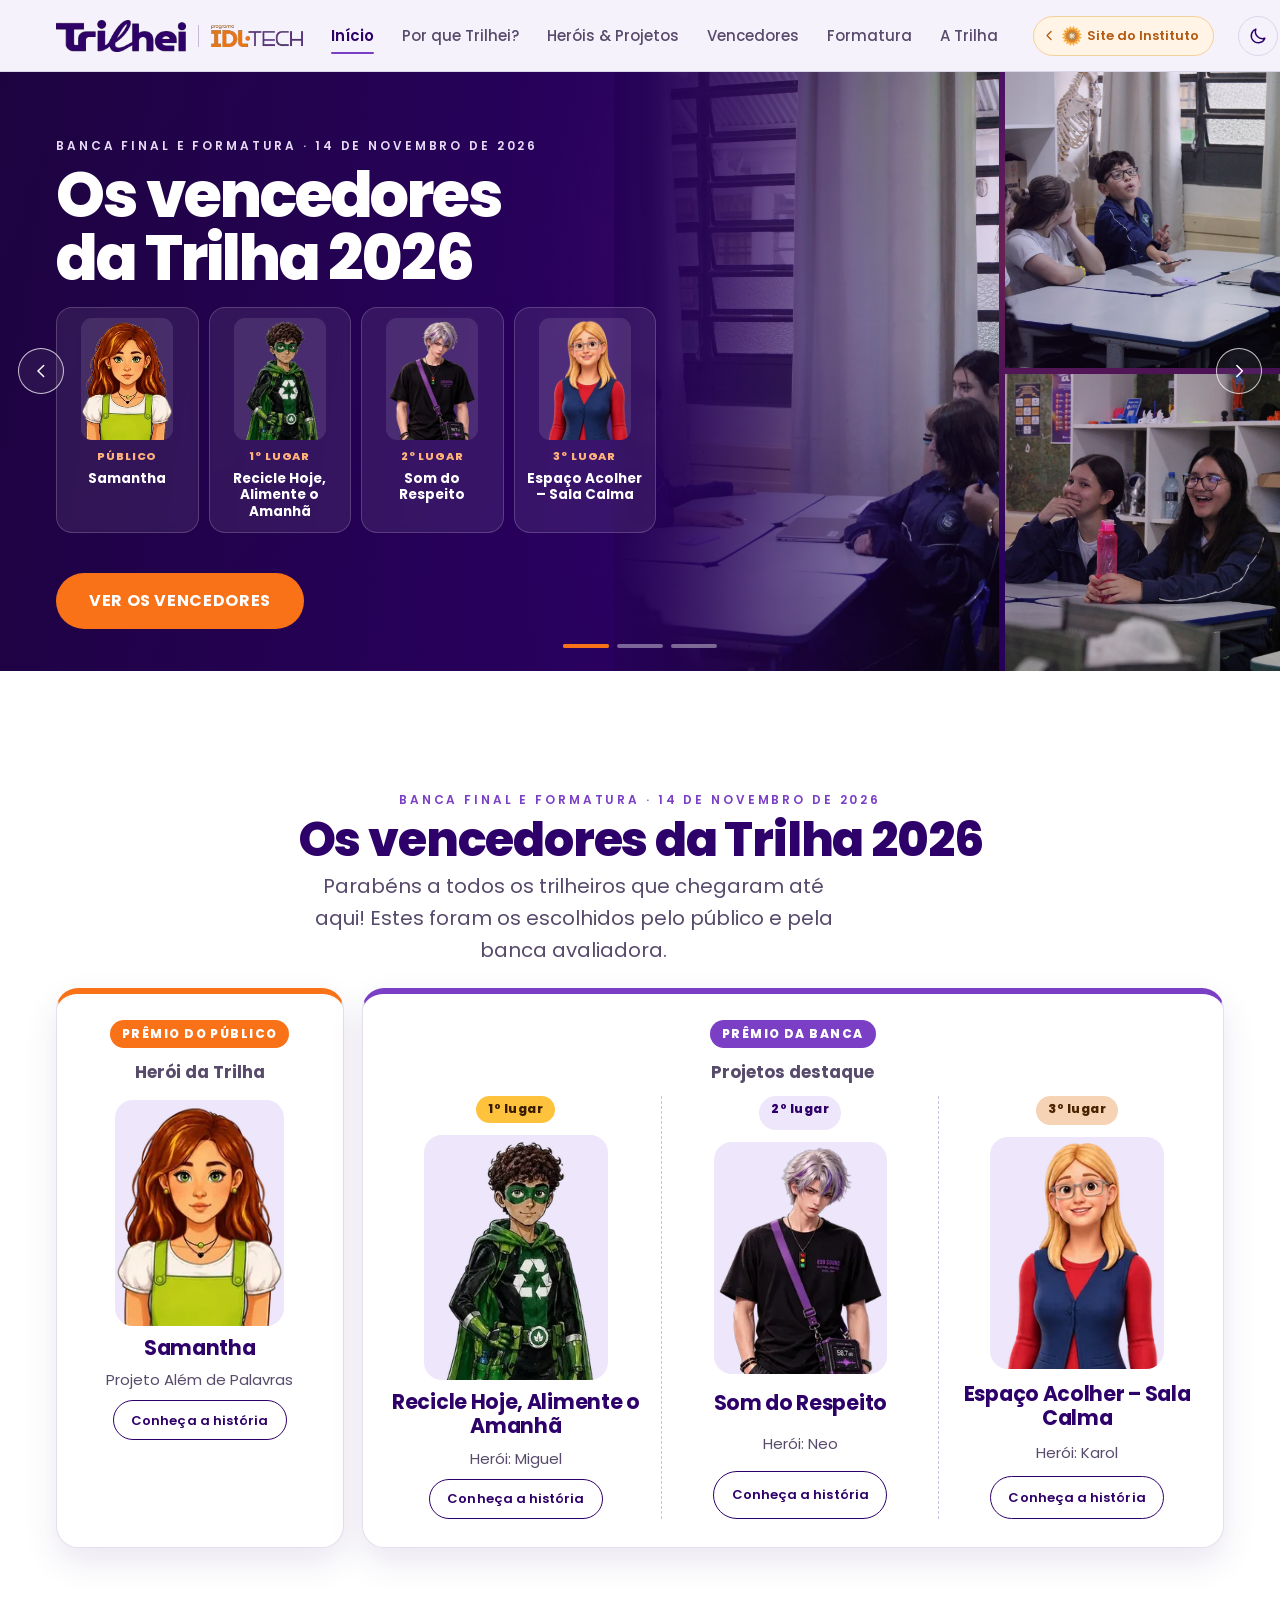
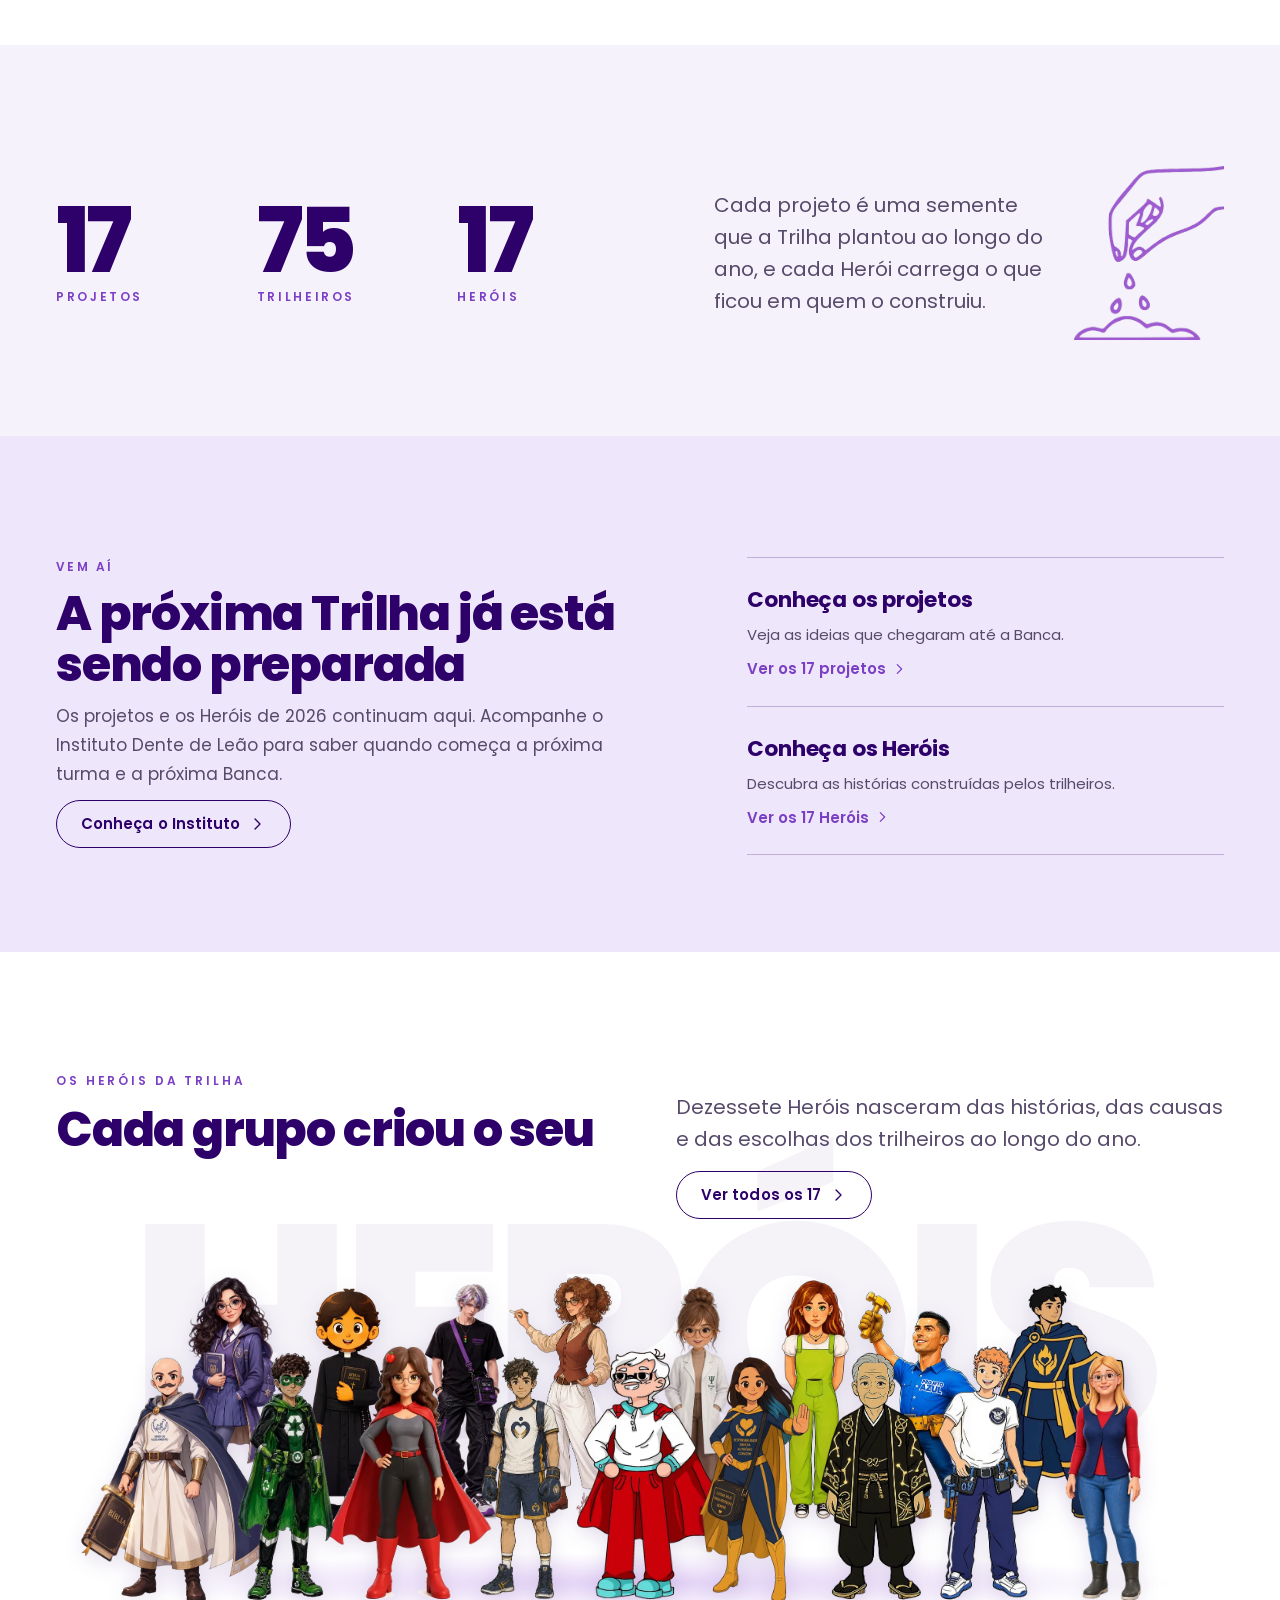
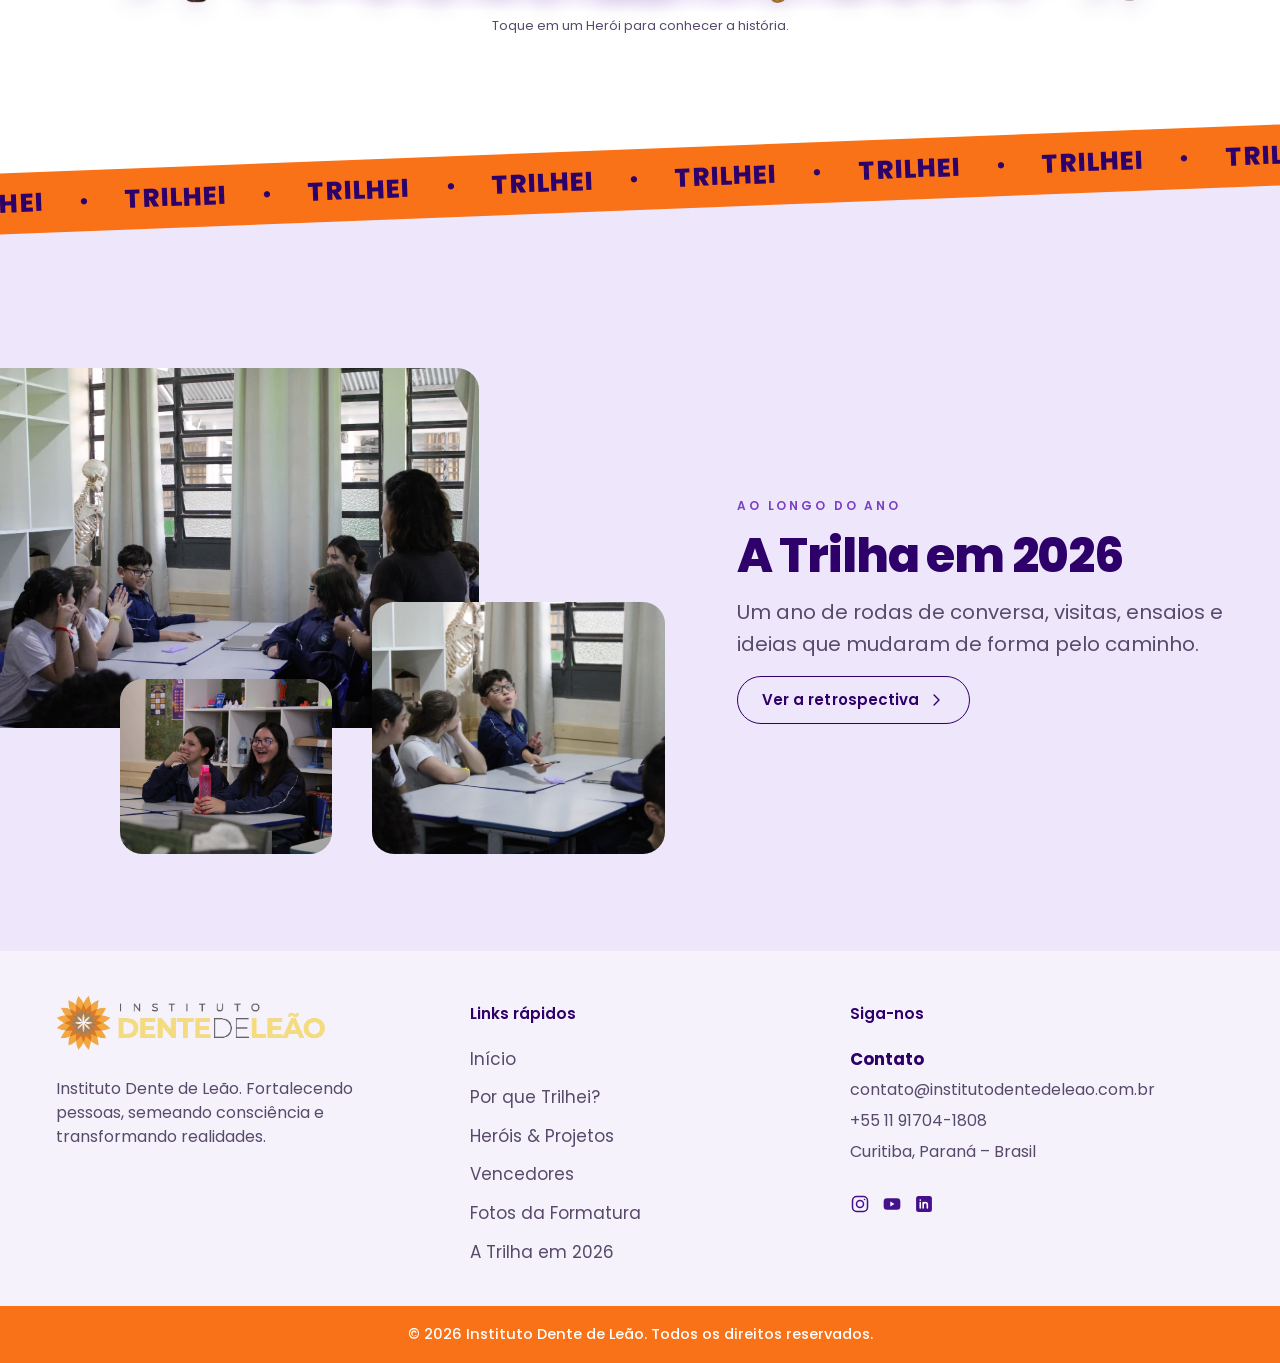
<file: index.html>
<!doctype html>
<html lang="pt-BR">
<head>
<meta charset="utf-8">
<title>IDL</title>
<meta name="application-name" content="IDL">
<meta name="apple-mobile-web-app-title" content="IDL">
<link rel="icon" type="image/png" sizes="32x32" href="img/icon/favicon-32.png?v=5">
<link rel="icon" type="image/png" sizes="16x16" href="img/icon/favicon-16.png?v=5">
<link rel="icon" type="image/png" sizes="96x96" href="img/icon/favicon-96.png?v=5">
<link rel="shortcut icon" href="favicon.ico?v=5">
<link rel="apple-touch-icon" href="img/icon/apple-touch-icon.png?v=5">
<link rel="manifest" href="site.webmanifest">
<meta name="theme-color" content="#300068">
<script>
  /* o site abre no modo claro; o escuro só vale se a pessoa escolheu no botão de sol/lua */
  try { if (localStorage.getItem('idl.tema') === 'escuro') document.documentElement.setAttribute('data-tema', 'escuro'); } catch (e) {}
</script>
<meta name="description" content="Encerramento da Trilha 2026 · 14 de novembro, 8h às 12h30, no Sebrae. Conheça os projetos dos trilheiros e vote no seu Herói.">
<!-- prévia do link (WhatsApp, Instagram, LinkedIn…) -->
<meta property="og:type" content="website">
<meta property="og:locale" content="pt_BR">
<meta property="og:site_name" content="Instituto Dente de Leão">
<meta property="og:title" content="IDL · Trilha 2026">
<meta property="og:description" content="14 de novembro, 8h às 12h30, no Sebrae. Conheça os projetos dos trilheiros e vote no seu Herói.">
<meta property="og:url" content="https://idl-banca.vercel.app/">
<meta property="og:image" content="https://idl-banca.vercel.app/img/og-image.jpg?v=2">
<meta property="og:image:type" content="image/jpeg">
<meta property="og:image:width" content="1200">
<meta property="og:image:height" content="630">
<meta property="og:image:alt" content="Banca Final IDL Tech, 14 de novembro, com os Heróis candidatos">
<meta name="twitter:card" content="summary_large_image">
<link rel="canonical" href="https://idl-banca.vercel.app/"><meta name=viewport content="width=device-width,initial-scale=1,viewport-fit=cover"><style>:root{color-scheme:light;box-sizing:border-box;padding-top:env(safe-area-inset-top,0px);padding-bottom:env(safe-area-inset-bottom,0px)}html{scroll-padding-top:env(safe-area-inset-top,0px)}body{margin:0;padding:0;font:14px -apple-system,BlinkMacSystemFont,sans-serif;background:#fff;color:#000}img{max-width:100%}[hidden]:not([hidden=until-found i]){display:none!important}</style>
<link rel="preconnect" href="https://fonts.gstatic.com" crossorigin>
<link rel="stylesheet" href="https://fonts.googleapis.com/css2?family=Poppins:wght@300;400;500;600;700;800&display=swap">
<link rel="stylesheet" href="styles.css">
</head>
<body>
<svg width="0" height="0" style="position:absolute" aria-hidden="true" focusable="false">
  <defs>
    <g id="i-home" fill="none" stroke="currentColor" stroke-width="1.7" stroke-linecap="round" stroke-linejoin="round"><path d="M3.2 10.6 12 3.4l8.8 7.2"/><path d="M5.6 9.4V20h12.8V9.4"/><path d="M9.8 20v-5.4h4.4V20"/></g>
    <g id="i-clock" fill="none" stroke="currentColor" stroke-width="1.7" stroke-linecap="round" stroke-linejoin="round"><circle cx="12" cy="12" r="8.6"/><path d="M12 6.8V12l3.5 2.1"/></g>
    <g id="i-grid" fill="none" stroke="currentColor" stroke-width="1.7" stroke-linecap="round" stroke-linejoin="round"><rect x="3.2" y="3.2" width="7.4" height="7.4" rx="2.2"/><rect x="13.4" y="3.2" width="7.4" height="7.4" rx="2.2"/><rect x="3.2" y="13.4" width="7.4" height="7.4" rx="2.2"/><rect x="13.4" y="13.4" width="7.4" height="7.4" rx="2.2"/></g>
    <g id="i-vote" fill="none" stroke="currentColor" stroke-width="1.7" stroke-linecap="round" stroke-linejoin="round"><circle cx="12" cy="12" r="8.6"/><path d="m8.2 12.2 2.6 2.6 5-5.4"/></g>
    <g id="i-cal" fill="none" stroke="currentColor" stroke-width="1.7" stroke-linecap="round" stroke-linejoin="round"><rect x="3.4" y="5" width="17.2" height="15.6" rx="3"/><path d="M3.4 9.6h17.2M8 3.4v3.2M16 3.4v3.2"/></g>
    <g id="i-pin" fill="none" stroke="currentColor" stroke-width="1.7" stroke-linecap="round" stroke-linejoin="round"><path d="M19 10.4c0 5-7 11-7 11s-7-6-7-11a7 7 0 1 1 14 0Z"/><circle cx="12" cy="10.2" r="2.5"/></g>
    <g id="i-arrow-left" fill="none" stroke="currentColor" stroke-width="1.8" stroke-linecap="round" stroke-linejoin="round"><path d="M15.2 5.4 8.4 12l6.8 6.6"/></g>
    <g id="i-chev" fill="none" stroke="currentColor" stroke-width="1.8" stroke-linecap="round" stroke-linejoin="round"><path d="m9.4 5.4 6.6 6.6-6.6 6.6"/></g>
    <g id="i-info" fill="none" stroke="currentColor" stroke-width="1.7" stroke-linecap="round" stroke-linejoin="round"><circle cx="12" cy="12" r="8.6"/><path d="M12 11.2v5M12 7.9v.1"/></g>
    <g id="i-spark" fill="none" stroke="currentColor" stroke-width="1.7" stroke-linecap="round" stroke-linejoin="round"><path d="M12 3.6 13.7 9 19 10.7 13.7 12.4 12 17.8 10.3 12.4 5 10.7 10.3 9Z"/><path d="M18.4 16.6l.7 2.1 2.1.7-2.1.7-.7 2.1-.7-2.1-2.1-.7 2.1-.7Z"/></g>
    <g id="i-users" fill="none" stroke="currentColor" stroke-width="1.7" stroke-linecap="round" stroke-linejoin="round"><circle cx="9.4" cy="8.4" r="3.4"/><path d="M3.4 19.4c0-3.1 2.7-5.4 6-5.4s6 2.3 6 5.4"/><path d="M16.2 5.6a3.2 3.2 0 0 1 0 6.1M17.6 14.6c2 .7 3.4 2.5 3.4 4.8"/></g>
    <g id="i-plus" fill="none" stroke="currentColor" stroke-width="1.9" stroke-linecap="round"><path d="M12 5.5v13M5.5 12h13"/></g>
    <g id="i-pencil" fill="none" stroke="currentColor" stroke-width="1.7" stroke-linecap="round" stroke-linejoin="round"><path d="M4.4 19.6h3.4L18.9 8.5a2.4 2.4 0 0 0-3.4-3.4L4.4 16.2Z"/></g>
    <g id="i-trash" fill="none" stroke="currentColor" stroke-width="1.7" stroke-linecap="round" stroke-linejoin="round"><path d="M4.6 6.6h14.8M9.4 6.6V4.8h5.2v1.8M6.6 6.6l.9 12.2h9l.9-12.2"/></g>
    <g id="i-up" fill="none" stroke="currentColor" stroke-width="1.8" stroke-linecap="round" stroke-linejoin="round"><path d="m6.4 13.6 5.6-5.6 5.6 5.6"/></g>
    <g id="i-down" fill="none" stroke="currentColor" stroke-width="1.8" stroke-linecap="round" stroke-linejoin="round"><path d="m6.4 10.4 5.6 5.6 5.6-5.6"/></g>
    <g id="i-x" fill="none" stroke="currentColor" stroke-width="1.8" stroke-linecap="round"><path d="M6.2 6.2l11.6 11.6M17.8 6.2 6.2 17.8"/></g>
    <g id="i-lock" fill="none" stroke="currentColor" stroke-width="1.7" stroke-linecap="round" stroke-linejoin="round"><rect x="4.8" y="10.2" width="14.4" height="10.2" rx="2.8"/><path d="M8.2 10.2V7.6a3.8 3.8 0 0 1 7.6 0v2.6"/></g>
    <g id="i-save" fill="none" stroke="currentColor" stroke-width="1.7" stroke-linecap="round" stroke-linejoin="round"><path d="M12 3.6v10.8M8.2 11l3.8 3.6 3.8-3.6"/><path d="M4.6 16.4v2.2a1.8 1.8 0 0 0 1.8 1.8h11.2a1.8 1.8 0 0 0 1.8-1.8v-2.2"/></g>
    <g id="i-eye" fill="none" stroke="currentColor" stroke-width="1.7" stroke-linecap="round" stroke-linejoin="round"><path d="M2.6 12S6 5.8 12 5.8 21.4 12 21.4 12 18 18.2 12 18.2 2.6 12 2.6 12Z"/><circle cx="12" cy="12" r="2.9"/></g>
    <g id="i-shuffle" fill="none" stroke="currentColor" stroke-width="1.7" stroke-linecap="round" stroke-linejoin="round"><path d="M3.6 6.6h3.2c1.6 0 3 .9 3.8 2.3l2.8 5c.8 1.4 2.2 2.3 3.8 2.3h3.2"/><path d="M3.6 17.4h3.2c1.6 0 3-.9 3.8-2.3l.9-1.6M16.4 8.6l.9-1.6c.8-1.4 2.2-2.4 3.8-2.4"/><path d="m17.8 3.4 2.8 3.2-2.8 3.2M17.8 14.2l2.8 3.2-2.8 3.2"/></g>
    <g id="i-play" fill="none" stroke="currentColor" stroke-width="1.7" stroke-linecap="round" stroke-linejoin="round"><path d="M8.4 5.7 18.2 12l-9.8 6.3Z"/></g>
    <g id="i-key" fill="none" stroke="currentColor" stroke-width="1.7" stroke-linecap="round" stroke-linejoin="round"><circle cx="8" cy="12" r="4"/><path d="M12 12h8.4M17.6 12v3M20.4 12v2.4"/></g>
    <g id="i-search" fill="none" stroke="currentColor" stroke-width="1.7" stroke-linecap="round"><circle cx="11" cy="11" r="6.6"/><path d="m16 16 4.4 4.4"/></g>
    <g id="i-seed" fill="none" stroke="currentColor" stroke-width="1.6" stroke-linecap="round" stroke-linejoin="round"><path d="M12 21.2V11.6"/><circle cx="12" cy="8.2" r="1.7"/><path d="M12 8.2 6.4 4.1M12 8.2l5.6-4.1M12 8.2 4.9 9.4M12 8.2l7.1 1.2M12 8.2 7.6 13.1M12 8.2l4.4 4.9"/></g>
  </defs>
</svg>

<header class="topbar">
  <div class="topbar-in">
    <a class="brandmark" id="brandBtn" href="#/home" title="Página inicial" aria-label="Ir para a página inicial">
      <span class="logo-slot" id="logoSlot"></span>
      <span class="bs" id="brandSub">Trilha 2026</span>
    </a>
    <nav class="desknav" id="deskNav" aria-label="Navegação principal"></nav>
    <a class="inst-voltar" href="https://institutodentedeleao.com.br/" title="Voltar para o site do Instituto Dente de Leão">
      <svg viewBox="0 0 24 24" aria-hidden="true"><path d="M14.5 5.5 8 12l6.5 6.5" fill="none" stroke="currentColor" stroke-width="2" stroke-linecap="round" stroke-linejoin="round"/></svg>
      <img class="iv-flor" src="img/icon/flor-instituto.png" width="20" height="20" alt="">
      <span class="iv-l">Site do Instituto</span>
    </a>
    <button type="button" class="tema-btn" id="temaBtn" aria-label="Mudar para o modo escuro" title="Modo escuro">
      <svg class="tema-lua" viewBox="0 0 24 24" aria-hidden="true"><path d="M20.2 14.6A8.4 8.4 0 0 1 9.4 3.8a8.4 8.4 0 1 0 10.8 10.8Z" fill="none" stroke="currentColor" stroke-width="1.8" stroke-linejoin="round"/></svg>
      <svg class="tema-sol" viewBox="0 0 24 24" aria-hidden="true"><circle cx="12" cy="12" r="4.2" fill="none" stroke="currentColor" stroke-width="1.8"/><path d="M12 2.6v2.2M12 19.2v2.2M2.6 12h2.2M19.2 12h2.2M5.4 5.4 7 7M17 17l1.6 1.6M5.4 18.6 7 17M17 7l1.6-1.6" stroke="currentColor" stroke-width="1.8" stroke-linecap="round"/></svg>
    </button>
  </div>
</header>

<main id="app" class="shell" tabindex="-1"></main>

<nav class="bottomnav" id="bottomNav" aria-label="Navegação principal"></nav>
<div id="overlay"></div>

<script src="config.js"></script>
<script src="data.js"></script>
<script src="roteiro-mc.js"></script>
<script src="app.js"></script>

</body></html>
</file>
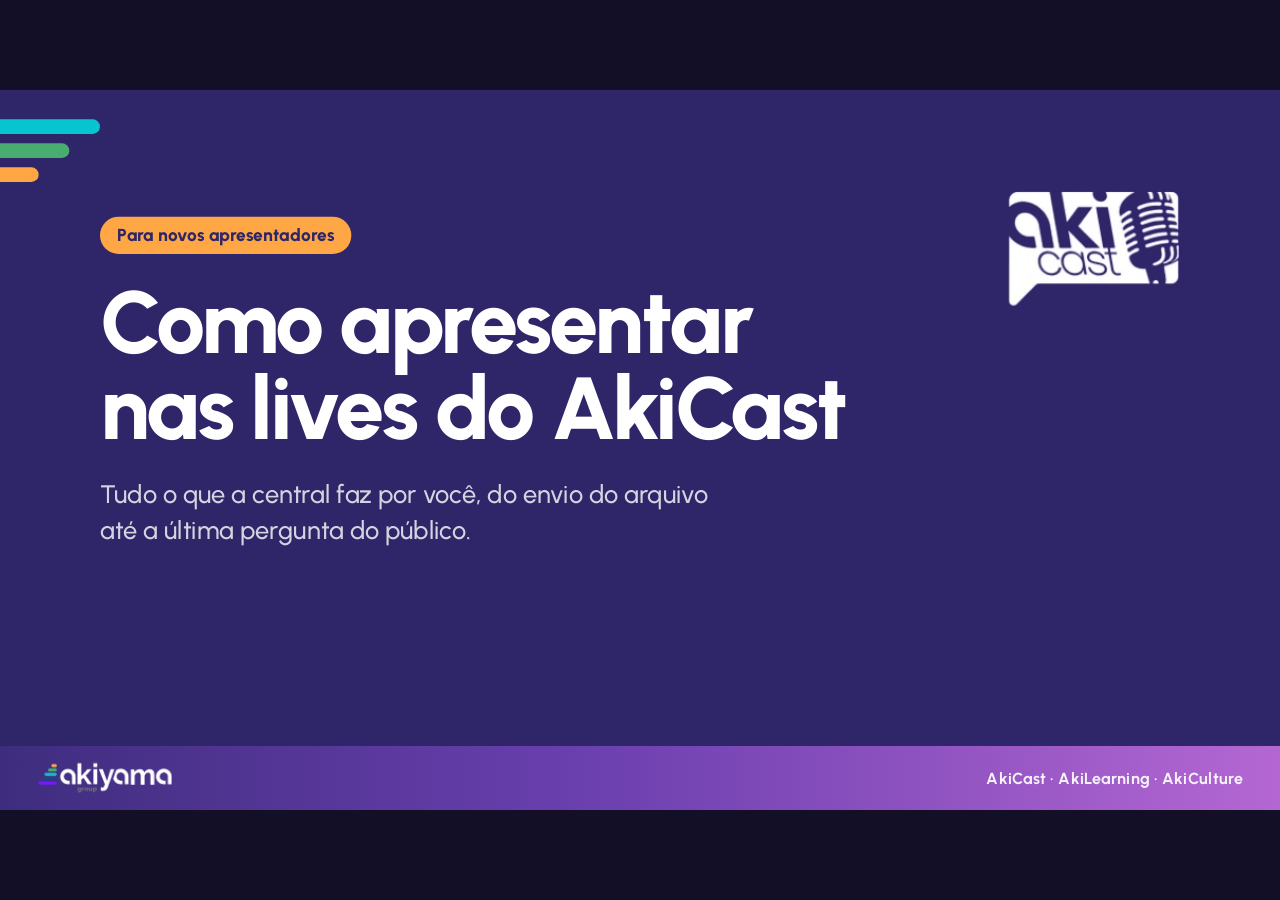
<file: modelo/conheca-a-central.html>
<!doctype html>
<html lang="pt-BR">
<head>
<meta charset="utf-8">
<meta name="viewport" content="width=device-width, initial-scale=1">
<title>Como apresentar nas lives do AkiCast</title>
<!--
  Apresentação da central para novos apresentadores (Mídias Akiyama), no estilo do plano de fundo das lives.
  Funciona sozinha no navegador (setas e espaço passam os slides; a tecla N mostra as notas) e também pela central.
  No ar pela central, os slides de enquete, campos, cartões e vídeo funcionam de verdade.
  PDF: Ctrl+P no Chrome > Salvar como PDF (um slide por página).
-->
<style>@font-face{font-family:'Urbanist';font-style:normal;font-weight:500;font-display:block;src:url([data-uri]) format('woff2')}
@font-face{font-family:'Urbanist';font-style:normal;font-weight:700;font-display:block;src:url([data-uri]) format('woff2')}
@font-face{font-family:'Urbanist';font-style:normal;font-weight:800;font-display:block;src:url([data-uri]) format('woff2')}

/* Cores do AkiCast (as mesmas do plano de fundo das lives) */
:root{
  --moldura:#2E2668; --lado:#3A2D7C; --cor:#5A12C4; --cor-2:#9B7BE0; --suave:#F3F0FA; --linha:#E2DCF2;
  --tinta:#1E1A3F; --apoio:#5E5980; --verde:#1D9E75; --laranja:#FFA744; --ciano:#06C4D0; --verde-2:#49AD6F;
  --fonte:'Urbanist',"Segoe UI",system-ui,-apple-system,Arial,sans-serif;
}
*{box-sizing:border-box}
html,body{margin:0;height:100%;background:#120F26;overflow:hidden}
body{font-family:var(--fonte);color:var(--tinta);-webkit-font-smoothing:antialiased}
.palco{position:absolute;left:50%;top:50%;width:1920px;height:1080px;transform-origin:50% 50%;background:var(--moldura);overflow:hidden}
.slide{position:absolute;inset:0;opacity:0;visibility:hidden;transition:opacity .35s ease;background:var(--moldura);color:#fff}
.slide.ativo{opacity:1;visibility:visible}
h1,h2,h3,p{margin:0}

/* faixas coloridas do canto */
.faixas{position:absolute;left:0;top:44px;display:grid;gap:14px;z-index:2}
.faixas i{display:block;height:22px;border-radius:0 12px 12px 0}
.faixas i:nth-child(1){width:150px;background:var(--ciano)}
.faixas i:nth-child(2){width:104px;background:var(--verde-2)}
.faixas i:nth-child(3){width:58px;background:var(--laranja)}
.slide.conteudo .faixas{top:34px}
.slide.conteudo .faixas i{height:16px}
.slide.conteudo .faixas i:nth-child(1){width:96px}.slide.conteudo .faixas i:nth-child(2){width:66px}.slide.conteudo .faixas i:nth-child(3){width:38px}

/* rodapé em degradê com a logo da Akiyama */
.rodape{position:absolute;left:0;right:0;bottom:0;height:96px;background:linear-gradient(90deg,#3E2D7E 0%,#6A3FAE 45%,#B467D3 100%);display:flex;align-items:center;justify-content:space-between;padding:0 56px}

.rodape span{font-size:24px;font-weight:700;letter-spacing:.02em;color:rgba(255,255,255,.92)}

/* coluna da esquerda com a logo do programa */
.lado{position:absolute;left:0;top:0;bottom:96px;width:232px;background:var(--lado);display:flex;flex-direction:column;align-items:center;justify-content:center;gap:28px;padding:0 24px}

.lado .sec{font-size:22px;font-weight:800;letter-spacing:.1em;text-transform:uppercase;text-align:center;line-height:1.25;color:rgba(255,255,255,.85)}
.lado .num{font-size:20px;font-weight:700;color:rgba(255,255,255,.55);font-variant-numeric:tabular-nums}

/* painel branco, como a tela do OBS */
.painel{position:absolute;left:252px;right:28px;top:28px;bottom:120px;background:#fff;color:var(--tinta);border-radius:30px;padding:72px 84px;display:flex;flex-direction:column}
.eyebrow{font-size:24px;font-weight:800;letter-spacing:.12em;text-transform:uppercase;color:var(--cor);margin-bottom:18px}
.aovivo{display:inline-flex;align-items:center;gap:12px;color:var(--verde)}
.aovivo::before{content:"";width:16px;height:16px;border-radius:50%;background:var(--verde);box-shadow:0 0 0 6px rgba(29,158,117,.18)}
h2{font-size:72px;font-weight:800;line-height:1.04;letter-spacing:-.025em;max-width:24ch}

/* capa e encerramento */
.capa-conteudo{position:absolute;left:150px;right:150px;top:190px;display:flex;flex-direction:column;gap:38px}
.pilula{align-self:flex-start;font-size:26px;font-weight:800;padding:12px 26px;border-radius:999px;background:var(--laranja);color:var(--moldura)}
.capa-conteudo h1{font-size:132px;font-weight:800;line-height:.98;letter-spacing:-.035em;max-width:14ch}
.capa-conteudo p{font-size:38px;font-weight:500;line-height:1.4;color:rgba(255,255,255,.8);max-width:40ch}


/* etapas */
.passos{list-style:none;margin:56px 0 0;padding:0;display:grid;gap:22px;max-width:1300px}
.passos li{display:grid;grid-template-columns:78px 1fr;gap:28px;align-items:center;font-size:42px;font-weight:700;line-height:1.2}
.passos .n{width:72px;height:72px;border-radius:22px;background:var(--suave);color:var(--cor);display:flex;align-items:center;justify-content:center;font-size:36px;font-weight:800}
.passos li.on .n{background:var(--cor);color:#fff}
.passos .d{display:block;font-size:28px;font-weight:500;color:var(--apoio);margin-top:4px}
[data-etapa]{opacity:.18;transition:opacity .3s ease}
[data-etapa].on{opacity:1}

/* blocos */
.grade{display:grid;gap:26px;margin-top:52px;flex:1;align-content:start}
.grade.g2{grid-template-columns:1fr 1fr}
.grade.g3{grid-template-columns:repeat(3,1fr)}
.bloco{background:var(--suave);border-radius:26px;padding:38px 40px;display:flex;flex-direction:column;gap:12px}
.bloco h3{font-size:38px;font-weight:800;letter-spacing:-.01em}
.bloco p{font-size:27px;font-weight:500;line-height:1.45;color:var(--apoio)}
.bloco.destaque{background:var(--cor);color:#fff}
.bloco.destaque p{color:rgba(255,255,255,.86)}
.tag{align-self:flex-start;margin-top:auto;font:700 24px/1 ui-monospace,"Cascadia Mono",Consolas,monospace;padding:12px 18px;border-radius:12px;background:#fff;color:var(--cor)}
.destaque .tag{background:rgba(255,255,255,.16);color:#fff}
.ic{width:64px;height:64px;border-radius:18px;background:#fff;color:var(--cor);display:flex;align-items:center;justify-content:center}
.ic svg{width:34px;height:34px}
.destaque .ic{background:rgba(255,255,255,.16);color:#fff}
.grade.g3 .bloco{padding:32px 34px}
.grade.g3 .bloco h3{font-size:34px}
.grade.g3 .bloco p{font-size:25px}

/* relatório do ensaio */
.relatorio{margin-top:48px;max-width:1300px;background:var(--suave);border-radius:26px;padding:40px 46px}
.veredito{display:inline-block;font-size:32px;font-weight:800;padding:14px 26px;border-radius:14px;background:#DDF3E8;color:#14724F;margin-bottom:26px}
.relatorio ul{list-style:none;margin:0;padding:0;display:grid;gap:14px}
.relatorio li{display:grid;grid-template-columns:44px 1fr;gap:16px;align-items:center;font-size:30px;font-weight:600}
.marca{width:40px;height:40px;border-radius:50%;display:flex;align-items:center;justify-content:center;font-size:22px;font-weight:800}
.marca.ok{background:#DDF3E8;color:#14724F}
.marca.at{background:#FFE9CC;color:#9A5300}

/* controle (ilustração) */
.ctrl{margin-top:44px;display:grid;grid-template-columns:1.2fr 1fr;gap:44px;align-items:start}
.tela{aspect-ratio:16/9;border-radius:22px;background:linear-gradient(135deg,var(--cor),var(--moldura));color:#fff;display:flex;flex-direction:column;justify-content:space-between;padding:28px 32px}
.tela small{font-size:20px;font-weight:800;letter-spacing:.1em;text-transform:uppercase;opacity:.8}
.tela b{font-size:34px;font-weight:800}
.ctrl-lado{display:flex;flex-direction:column;gap:20px}
.contagem{font-size:40px;font-weight:800}
.contagem span{display:block;font-size:26px;font-weight:600;color:var(--apoio);margin-top:4px}
.botoes{display:flex;gap:14px}
.bt{font-size:28px;font-weight:800;padding:18px 36px;border-radius:999px;background:var(--suave);color:var(--tinta)}
.bt.p{background:var(--cor);color:#fff}
.mini{border:3px solid var(--cor-2);border-radius:20px;padding:18px 24px;font-size:24px;font-weight:600;color:var(--apoio)}
.mini b{display:block;font-size:26px;font-weight:800;color:var(--tinta);margin-bottom:4px}

/* enquete */
.enquete{margin-top:50px;display:grid;gap:22px;max-width:1450px}
.opcao{display:grid;grid-template-columns:430px 1fr 130px;gap:28px;align-items:center;font-size:36px;font-weight:700;cursor:pointer}
.trilho{height:58px;border-radius:999px;background:var(--suave);overflow:hidden}
.barra{display:block;height:100%;width:0;background:var(--cor-2);border-radius:999px;transition:width .6s ease}
.opcao.lider .barra{background:var(--cor)}
[data-aki-votos]{text-align:right;font-weight:800;font-variant-numeric:tabular-nums}
.dica-manual{margin-top:26px;font-size:24px;font-weight:500;color:var(--apoio)}

/* campos de digitar */
.conta{margin-top:50px;display:grid;gap:16px;max-width:1150px;font-size:40px;font-weight:700}
.conta label{display:grid;grid-template-columns:1fr 220px 70px;gap:24px;align-items:center;padding:14px 0;border-bottom:2px solid var(--linha)}
.conta input{font:inherit;font-weight:800;text-align:right;color:var(--cor);background:var(--suave);border:0;border-radius:14px;padding:10px 18px;width:100%}
.conta input:focus{outline:3px solid var(--cor-2)}
.conta input::placeholder{color:#B9B2D6}
.conta .un{color:var(--apoio);font-size:30px;font-weight:600}
.total{display:grid;grid-template-columns:1fr 220px 70px;gap:24px;margin-top:10px;padding:18px 0 0;font-weight:800}
.total output{text-align:right;color:var(--cor);font-variant-numeric:tabular-nums;padding-right:18px}

/* cartões que viram */
.cartoes{margin-top:50px;display:grid;grid-template-columns:repeat(3,1fr);gap:34px;flex:1;max-height:520px}
.cartao{perspective:1600px;cursor:pointer;border-radius:26px}
.cartao:focus-visible{outline:4px solid var(--cor);outline-offset:6px}
.cartao .giro{position:relative;width:100%;height:100%;transition:transform .7s cubic-bezier(.3,.7,.2,1);transform-style:preserve-3d}
.cartao.virado .giro{transform:rotateY(180deg)}
.face{position:absolute;inset:0;border-radius:26px;padding:42px;display:flex;flex-direction:column;justify-content:space-between;backface-visibility:hidden;-webkit-backface-visibility:hidden}
.frente{background:var(--suave)}
.frente .q{font-size:44px;font-weight:800;line-height:1.12}
.frente .toque{font-size:23px;font-weight:700;color:var(--cor)}
.verso{background:var(--cor);color:#fff;transform:rotateY(180deg);font-size:31px;font-weight:600;line-height:1.4}

/* vídeo */
.video{margin-top:44px;height:560px;aspect-ratio:16/9;align-self:flex-start;border-radius:24px;background:var(--moldura);display:flex;align-items:center;justify-content:center;overflow:hidden;position:relative}
.video-vazio{color:rgba(255,255,255,.85);font-size:30px;font-weight:600;text-align:center;max-width:24ch;line-height:1.4}
.video.has-video .video-vazio{display:none}
.video video{width:100%;height:100%;object-fit:contain}

/* checklist */
.checa{list-style:none;margin:50px 0 0;padding:0;display:grid;gap:22px;max-width:1350px}
.checa li{display:grid;grid-template-columns:62px 1fr;gap:24px;align-items:center;font-size:38px;font-weight:700;line-height:1.25}
.checa .cx{width:56px;height:56px;border-radius:16px;background:var(--suave);color:transparent;display:flex;align-items:center;justify-content:center;font-size:32px;font-weight:800;transition:background .3s,color .3s}
.checa li.on .cx{background:var(--cor);color:#fff}
.checa .d{display:block;font-size:26px;font-weight:500;color:var(--apoio);margin-top:4px}

/* marcações */
.codigo{margin-top:46px;display:grid;max-width:1500px}
.codigo div{display:grid;grid-template-columns:620px 1fr;gap:30px;align-items:center;font-size:28px;font-weight:600;padding:20px 0;border-bottom:2px solid var(--linha)}
.codigo code{font:700 25px/1.3 ui-monospace,"Cascadia Mono",Consolas,monospace;color:var(--cor);background:var(--suave);padding:10px 16px;border-radius:12px;justify-self:start}
.codigo span{color:var(--apoio)}

/* contador e navegação */
#contador{position:absolute;right:56px;bottom:30px;font-size:24px;font-weight:700;color:rgba(255,255,255,.85);font-variant-numeric:tabular-nums;z-index:5;display:none}
.nav{position:fixed;right:18px;top:18px;display:flex;gap:8px;opacity:0;transition:opacity .2s;z-index:10}
body:hover .nav{opacity:1}
.nav button{font:700 15px var(--fonte);padding:10px 16px;border-radius:999px;border:0;background:#fff;color:#1E1A3F;cursor:pointer}
.nav button:focus-visible{outline:3px solid #fff;outline-offset:2px}
aside.notes{display:none}
#painelNotas{position:fixed;left:18px;right:18px;bottom:18px;max-height:34vh;overflow:auto;background:#fff;color:#1E1A3F;border-radius:14px;padding:16px 20px;font:500 16px/1.5 var(--fonte);box-shadow:0 10px 30px rgba(0,0,0,.35);z-index:11}
#painelNotas[hidden]{display:none}
@media (prefers-reduced-motion:reduce){ .slide,[data-etapa],.cartao .giro,.barra{transition:none} }
@media print{
  @page{size:1920px 1080px;margin:0}
  html,body{background:#fff;overflow:visible;height:auto}
  .palco{position:static;transform:none!important;width:auto;height:auto;background:none;overflow:visible}
  .slide{position:relative;width:1920px;height:1080px;opacity:1;visibility:visible;break-after:page;page-break-after:always;transition:none}
  [data-etapa]{opacity:1}
  #contador,.nav,#painelNotas,.dica-manual{display:none!important}
  *{-webkit-print-color-adjust:exact;print-color-adjust:exact}
}

.lg-cast{display:block;background:url([data-uri]) center/contain no-repeat;aspect-ratio:164/112}
.lg-aky{display:block;background:url([data-uri]) left center/contain no-repeat;aspect-ratio:276/63}
.lado .lg-cast{width:168px}
.rodape .lg-aky{height:46px}
.capa-logo{position:absolute;right:150px;top:150px;width:260px}
</style>
</head>
<body>
<div class="palco" id="palco">

  <section class="slide capa" data-id="capa">
    <div class="faixas" aria-hidden="true"><i></i><i></i><i></i></div>
    <span class="capa-logo lg-cast" role="img" aria-label="AkiCast"></span>
    <div class="capa-conteudo">
      <span class="pilula">Para novos apresentadores</span>
      <h1>Como apresentar nas lives do AkiCast</h1>
      <p>Tudo o que a central faz por você, do envio do arquivo até a última pergunta do público.</p>
    </div><div class="rodape"><span class="lg-aky" role="img" aria-label="Akiyama group"></span><span>AkiCast · AkiLearning · AkiCulture</span></div>
    <aside class="notes">Esta apresentação também é uma demonstração: vários slides funcionam de verdade quando ela está no ar pela central. Para mostrar ao vivo, envie este arquivo num teste do AkiTeste.</aside>
  </section>
  <section class="slide conteudo" data-id="caminho" data-steps="4">
    <div class="faixas" aria-hidden="true"><i></i><i></i><i></i></div><div class="lado"><span class="lg-cast" role="img" aria-label="AkiCast"></span><span class="sec">O caminho</span><span class="num">02 / 16</span></div>
    <div class="painel">
      <p class="eyebrow">O caminho de uma live</p>
      <h2>Quatro passos, do arquivo ao ar</h2>
      <ol class="passos">
        <li class="on"><span class="n">1</span><span>Você envia a apresentação<span class="d">Pelo seu link de envio: HTML ou PDF.</span></span></li>
        <li data-etapa="2"><span class="n">2</span><span>A central ensaia sozinha<span class="d">Passa por todos os slides e mostra um relatório.</span></span></li>
        <li data-etapa="3"><span class="n">3</span><span>Na live, você passa os slides<span class="d">Do seu próprio computador, sem precisar de ninguém.</span></span></li>
        <li data-etapa="4"><span class="n">4</span><span>O público participa pela plataforma<span class="d">Perguntas, quiz e votações, com pontuação.</span></span></li>
      </ol>
    </div><div class="rodape"><span class="lg-aky" role="img" aria-label="Akiyama group"></span><span>Mídias Akiyama</span></div>
    <aside class="notes">Este slide já demonstra as etapas: cada "próximo" acende um item. No controle aparece "Slide 2 de 16 · etapa 3 de 4".</aside>
  </section>
  <section class="slide conteudo" data-id="links">
    <div class="faixas" aria-hidden="true"><i></i><i></i><i></i></div><div class="lado"><span class="lg-cast" role="img" aria-label="AkiCast"></span><span class="sec">Antes da live</span><span class="num">03 / 16</span></div>
    <div class="painel">
      <p class="eyebrow">Antes da live</p>
      <h2>Você recebe dois links da produção</h2>
      <div class="grade g2">
        <div class="bloco"><div class="ic"><svg viewBox="0 0 24 24" fill="none" stroke="currentColor" stroke-width="2.2" stroke-linecap="round" stroke-linejoin="round" aria-hidden="true"><path d="M12 16V4m0 0-5 5m5-5 5 5"/><path d="M4 16v3a1 1 0 0 0 1 1h14a1 1 0 0 0 1-1v-3"/></svg></div><h3>Link de envio</h3><p>Para mandar a apresentação, o PDF de reserva e os vídeos. Mostra também o resultado do ensaio automático.</p><span class="tag">…/?e=seu-código</span></div>
        <div class="bloco destaque"><div class="ic"><svg viewBox="0 0 24 24" fill="none" stroke="currentColor" stroke-width="2.2" stroke-linecap="round" stroke-linejoin="round" aria-hidden="true"><rect x="3" y="4" width="18" height="12" rx="2"/><path d="m10 8 4 2-4 2z"/><path d="M8 20h8"/></svg></div><h3>Link de controle</h3><p>Para usar no dia: você passa os slides, dá Play nos vídeos e vê o próximo slide.</p><span class="tag">…/?c=seu-código</span></div>
      </div>
    </div><div class="rodape"><span class="lg-aky" role="img" aria-label="Akiyama group"></span><span>Mídias Akiyama</span></div>
    <aside class="notes">Os links são pessoais de cada episódio. Não compartilhe: quem tem o link de controle passa os seus slides.</aside>
  </section>
  <section class="slide conteudo" data-id="enviar">
    <div class="faixas" aria-hidden="true"><i></i><i></i><i></i></div><div class="lado"><span class="lg-cast" role="img" aria-label="AkiCast"></span><span class="sec">O arquivo</span><span class="num">04 / 16</span></div>
    <div class="painel">
      <p class="eyebrow">O arquivo</p>
      <h2>O que a central aceita</h2>
      <div class="grade g3">
        <div class="bloco"><h3>HTML</h3><p>Um único arquivo, em 16:9, com imagens embutidas. Animações, etapas e interações funcionam.</p></div>
        <div class="bloco"><h3>PDF</h3><p>Fez no PowerPoint ou no Canva? Exporte em PDF: cada página vira um slide.</p></div>
        <div class="bloco destaque"><h3>PDF de reserva</h3><p>Mandou HTML? Mande também um PDF dele. Se o HTML travar, a produção troca na hora, no mesmo slide.</p></div>
      </div>
    </div><div class="rodape"><span class="lg-aky" role="img" aria-label="Akiyama group"></span><span>Mídias Akiyama</span></div>
    <aside class="notes">Vídeos não vão dentro do arquivo: são enviados à parte, pelo link de envio. Ideal: arquivo até 3 MB e vídeos até 50 MB.</aside>
  </section>
  <section class="slide conteudo" data-id="ensaio">
    <div class="faixas" aria-hidden="true"><i></i><i></i><i></i></div><div class="lado"><span class="lg-cast" role="img" aria-label="AkiCast"></span><span class="sec">Depois do envio</span><span class="num">05 / 16</span></div>
    <div class="painel">
      <p class="eyebrow">Logo depois do envio</p>
      <h2>A central ensaia a sua apresentação</h2>
      <div class="relatorio">
        <span class="veredito">Pronta para a live</span>
        <ul>
          <li><span class="marca ok">✓</span>Abriu em 0,4 s</li>
          <li><span class="marca ok">✓</span>Passou por todos: 16 slides (22 passos, contando as animações)</li>
          <li><span class="marca ok">✓</span>Nenhum slide lento e volta ao início sem problemas</li>
          <li><span class="marca at">!</span>Sem PDF de reserva: recomendado para trocar na hora se o HTML travar</li>
        </ul>
      </div>
    </div><div class="rodape"><span class="lg-aky" role="img" aria-label="Akiyama group"></span><span>Mídias Akiyama</span></div>
    <aside class="notes">O ensaio aparece no link de envio. Se disser "Precisa de ajuste", fale com a produção antes da live.</aside>
  </section>
  <section class="slide conteudo" data-id="controle">
    <div class="faixas" aria-hidden="true"><i></i><i></i><i></i></div><div class="lado"><span class="lg-cast" role="img" aria-label="AkiCast"></span><span class="sec">No dia</span><span class="num">06 / 16</span></div>
    <div class="painel">
      <p class="eyebrow">No dia da live</p>
      <h2>O seu controle</h2>
      <div class="ctrl">
        <div class="tela"><small>No ar agora</small><b>O slide que o público está vendo</b></div>
        <div class="ctrl-lado">
          <p class="contagem">Slide 6 de 16<span>etapa 2 de 4</span></p>
          <div class="botoes"><span class="bt">Anterior</span><span class="bt p">Próximo</span></div>
          <div class="mini"><b>Vídeo deste slide</b>Play, Pausar e Voltar ao início</div>
          <div class="mini"><b>Campos e ações deste slide</b>Aparecem sozinhos quando o slide tem algo para preencher ou virar.</div>
        </div>
      </div>
    </div><div class="rodape"><span class="lg-aky" role="img" aria-label="Akiyama group"></span><span>Mídias Akiyama</span></div>
    <aside class="notes">Setas do teclado e espaço também passam os slides. O próximo slide aparece em miniatura no controle.</aside>
  </section>
  <section class="slide conteudo" data-id="tela">
    <div class="faixas" aria-hidden="true"><i></i><i></i><i></i></div><div class="lado"><span class="lg-cast" role="img" aria-label="AkiCast"></span><span class="sec">No dia</span><span class="num">07 / 16</span></div>
    <div class="painel">
      <p class="eyebrow">No dia da live</p>
      <h2>Precisa mostrar algo ao vivo? Compartilhe a sua tela</h2>
      <div class="grade g3">
        <div class="bloco"><h3>1. Compartilhe</h3><p>No seu controle, "Compartilhar minha tela". Escolha só a janela do que vai mostrar.</p></div>
        <div class="bloco"><h3>2. A produção confere</h3><p>A sala vê a prévia da sua tela antes de ela ir para o ar.</p></div>
        <div class="bloco destaque"><h3>3. No ar</h3><p>"Mostrar no ar" troca os slides pela sua tela. "Voltar aos slides" desfaz.</p></div>
      </div>
    </div><div class="rodape"><span class="lg-aky" role="img" aria-label="Akiyama group"></span><span>Mídias Akiyama</span></div>
    <aside class="notes">Funciona no Chrome e no Edge do computador. Compartilhe a janela, e não a tela inteira, para não aparecerem notificações. O som da aba também pode ir junto.</aside>
  </section>
  <section class="slide conteudo" data-id="enquete">
    <div class="faixas" aria-hidden="true"><i></i><i></i><i></i></div><div class="lado"><span class="lg-cast" role="img" aria-label="AkiCast"></span><span class="sec">Ao vivo</span><span class="num">08 / 16</span></div>
    <div class="painel">
      <p class="eyebrow aovivo">Ao vivo · enquete no slide</p>
      <h2>Como você prefere aprender algo novo?</h2>
      <div class="enquete" data-aki-enquete="Como você prefere aprender algo novo?">
        <div class="opcao" data-aki-opcao><span data-aki-texto>Vendo alguém fazer</span><div class="trilho"><span class="barra" data-aki-barra></span></div><span data-aki-votos>0</span></div>
        <div class="opcao" data-aki-opcao><span data-aki-texto>Lendo com calma</span><div class="trilho"><span class="barra" data-aki-barra></span></div><span data-aki-votos>0</span></div>
        <div class="opcao" data-aki-opcao><span data-aki-texto>Testando na prática</span><div class="trilho"><span class="barra" data-aki-barra></span></div><span data-aki-votos>0</span></div>
        <div class="opcao" data-aki-opcao><span data-aki-texto>Conversando sobre</span><div class="trilho"><span class="barra" data-aki-barra></span></div><span data-aki-votos>0</span></div>
      </div>
      <p class="dica-manual" data-aki-manual>Fora da central, clique numa opção para somar um voto.</p>
    </div><div class="rodape"><span class="lg-aky" role="img" aria-label="Akiyama group"></span><span>Vote pela plataforma</span></div>
    <aside class="notes">Na central, a produção conecta esta enquete a uma votação: quando o slide entra no ar, a sala pergunta se quer abrir. O público vota pela plataforma e as porcentagens sobem aqui.</aside>
  </section>
  <section class="slide conteudo" data-id="campos">
    <div class="faixas" aria-hidden="true"><i></i><i></i><i></i></div><div class="lado"><span class="lg-cast" role="img" aria-label="AkiCast"></span><span class="sec">Ao vivo</span><span class="num">09 / 16</span></div>
    <div class="painel">
      <p class="eyebrow aovivo">Ao vivo · números preenchidos na hora</p>
      <h2>Quantas horas por semana você gasta com…</h2>
      <div class="conta">
        <label>E-mails<input data-campo="semana-1" aria-label="Horas por semana com e-mails" inputmode="decimal" placeholder="—"><span class="un">h</span></label>
        <label>Reuniões<input data-campo="semana-2" aria-label="Horas por semana com reuniões" inputmode="decimal" placeholder="—"><span class="un">h</span></label>
        <label>Relatórios<input data-campo="semana-3" aria-label="Horas por semana com relatórios" inputmode="decimal" placeholder="—"><span class="un">h</span></label>
        <div class="total"><span>Total</span><output id="totalTempo">—</output><span class="un">h</span></div>
      </div>
    </div><div class="rodape"><span class="lg-aky" role="img" aria-label="Akiyama group"></span><span>Mídias Akiyama</span></div>
    <aside class="notes">Pergunte ao público e peça para a produção digitar pelo painel "Campos deste slide". O número aparece em todas as telas e o total se soma sozinho.</aside>
  </section>
  <section class="slide conteudo" data-id="cartoes">
    <div class="faixas" aria-hidden="true"><i></i><i></i><i></i></div><div class="lado"><span class="lg-cast" role="img" aria-label="AkiCast"></span><span class="sec">Ao vivo</span><span class="num">10 / 16</span></div>
    <div class="painel">
      <p class="eyebrow aovivo">Ao vivo · cartões que viram</p>
      <h2>As dúvidas de quem apresenta pela primeira vez</h2>
      <div class="cartoes">
        <div class="cartao" role="button" tabindex="0" data-aki-acao="Virar cartão" aria-label="Virar cartão">
          <div class="giro"><div class="face frente"><p class="q">E se a apresentação travar?</p><span class="toque">Clique para ver a resposta</span></div><div class="face verso"><p>A tela do OBS recarrega sozinha no mesmo slide. Se repetir, a produção liga o modo leve ou troca para o PDF de reserva.</p></div></div>
        </div>
        <div class="cartao" role="button" tabindex="0" data-aki-acao="Virar cartão" aria-label="Virar cartão">
          <div class="giro"><div class="face frente"><p class="q">E se eu cair da internet?</p><span class="toque">Clique para ver a resposta</span></div><div class="face verso"><p>A produção também tem o controle e assume a passagem dos slides até você voltar. Nada sai do ar.</p></div></div>
        </div>
        <div class="cartao" role="button" tabindex="0" data-aki-acao="Virar cartão" aria-label="Virar cartão">
          <div class="giro"><div class="face frente"><p class="q">Posso voltar um slide?</p><span class="toque">Clique para ver a resposta</span></div><div class="face verso"><p>Pode. Todas as telas acompanham, e as etapas e os campos preenchidos continuam como estavam.</p></div></div>
        </div>
      </div>
    </div><div class="rodape"><span class="lg-aky" role="img" aria-label="Akiyama group"></span><span>Mídias Akiyama</span></div>
    <aside class="notes">Na central, cada cartão vira um botão no painel "Ações deste slide", na sala e no controle.</aside>
  </section>
  <section class="slide conteudo" data-id="video">
    <div class="faixas" aria-hidden="true"><i></i><i></i><i></i></div><div class="lado"><span class="lg-cast" role="img" aria-label="AkiCast"></span><span class="sec">Ao vivo</span><span class="num">11 / 16</span></div>
    <div class="painel">
      <p class="eyebrow aovivo">Ao vivo · vídeo no slide</p>
      <h2>O vídeo toca dentro do slide</h2>
      <div class="video" data-video="demonstracao">
        <p class="video-vazio">Envie um vídeo para esta área pela central e dê Play no controle. O som sai pela transmissão.</p>
      </div>
    </div><div class="rodape"><span class="lg-aky" role="img" aria-label="Akiyama group"></span><span>Mídias Akiyama</span></div>
    <aside class="notes">O vídeo só começa quando alguém aperta Play, no controle ou na sala. Passar o slide para o vídeo.</aside>
  </section>
  <section class="slide conteudo" data-id="publico">
    <div class="faixas" aria-hidden="true"><i></i><i></i><i></i></div><div class="lado"><span class="lg-cast" role="img" aria-label="AkiCast"></span><span class="sec">Durante a live</span><span class="num">12 / 16</span></div>
    <div class="painel">
      <p class="eyebrow">Durante a live</p>
      <h2>O que o público faz pela plataforma</h2>
      <div class="grade g3">
        <div class="bloco"><h3>Perguntas</h3><p>Mandam perguntas a qualquer momento. A produção escolhe quais aparecem na tela.</p></div>
        <div class="bloco"><h3>Quiz e votações</h3><p>Respondem quando a produção abre. O resultado aparece ao vivo.</p></div>
        <div class="bloco destaque"><h3>Pontuação</h3><p>Check-in, respostas e perguntas valem pontos. No fim, um pódio na tela.</p></div>
        <div class="bloco"><h3>Frase de destaque</h3><p>Uma fala sua pode virar um selo na tela, com legenda.</p></div>
        <div class="bloco"><h3>Nome na tela</h3><p>A produção mostra o seu nome e a sua área na tela.</p></div>
        <div class="bloco"><h3>QR Code</h3><p>Leva o público direto para a página de participação.</p></div>
      </div>
    </div><div class="rodape"><span class="lg-aky" role="img" aria-label="Akiyama group"></span><span>Mídias Akiyama</span></div>
    <aside class="notes">Você não precisa operar nada disso: fica tudo com a produção, pela sala. Vale incentivar o público a participar.</aside>
  </section>
  <section class="slide conteudo" data-id="seguranca">
    <div class="faixas" aria-hidden="true"><i></i><i></i><i></i></div><div class="lado"><span class="lg-cast" role="img" aria-label="AkiCast"></span><span class="sec">Plano B</span><span class="num">13 / 16</span></div>
    <div class="painel">
      <p class="eyebrow">Plano B</p>
      <h2>Se algo der errado, a central age</h2>
      <div class="grade g2">
        <div class="bloco"><h3>Recarrega sozinha</h3><p>Se a tela do OBS travar ou sair de sincronia, ela recarrega no slide certo e avisa a produção.</p></div>
        <div class="bloco"><h3>Modo leve</h3><p>Tira as animações em todas as telas quando a apresentação fica pesada.</p></div>
        <div class="bloco"><h3>PDF de reserva</h3><p>Troca todas as telas para o PDF, no mesmo slide, e volta quando estiver tudo bem.</p></div>
        <div class="bloco destaque"><h3>Produção de olho</h3><p>A sala mostra em que slide está a tela do OBS e avisa se ela parar de responder.</p></div>
      </div>
    </div><div class="rodape"><span class="lg-aky" role="img" aria-label="Akiyama group"></span><span>Mídias Akiyama</span></div>
    <aside class="notes">O apresentador não precisa fazer nada nesses casos: siga falando, a produção cuida.</aside>
  </section>
  <section class="slide conteudo" data-id="checklist" data-steps="4">
    <div class="faixas" aria-hidden="true"><i></i><i></i><i></i></div><div class="lado"><span class="lg-cast" role="img" aria-label="AkiCast"></span><span class="sec">Checklist</span><span class="num">14 / 16</span></div>
    <div class="painel">
      <p class="eyebrow">Antes de entrar no ar</p>
      <h2>Seu checklist</h2>
      <ul class="checa">
        <li class="on"><span class="cx">✓</span><span>Apresentação e PDF de reserva enviados<span class="d">E o ensaio automático dizendo "Pronta para a live".</span></span></li>
        <li data-etapa="2"><span class="cx">✓</span><span>Vídeos enviados e testados com a produção<span class="d">Se a sua apresentação tiver vídeo.</span></span></li>
        <li data-etapa="3"><span class="cx">✓</span><span>Link de controle aberto no seu computador<span class="d">Com a internet estável e o carregador por perto.</span></span></li>
        <li data-etapa="4"><span class="cx">✓</span><span>Microfone de lapela conferido<span class="d">A produção faz o teste de som com você antes de começar.</span></span></li>
      </ul>
    </div><div class="rodape"><span class="lg-aky" role="img" aria-label="Akiyama group"></span><span>Mídias Akiyama</span></div>
    <aside class="notes">Cada "próximo" marca um item. Bom para fechar o ensaio com o apresentador.</aside>
  </section>
  <section class="slide conteudo" data-id="marcacoes">
    <div class="faixas" aria-hidden="true"><i></i><i></i><i></i></div><div class="lado"><span class="lg-cast" role="img" aria-label="AkiCast"></span><span class="sec">Para quem monta HTML</span><span class="num">15 / 16</span></div>
    <div class="painel">
      <p class="eyebrow">Para quem monta a apresentação em HTML</p>
      <h2>Marcações que a central entende</h2>
      <div class="codigo">
        <div><code>data-steps="4"</code><span>Itens que aparecem um a um (com data-etapa="2", "3"…).</span></div>
        <div><code>data-aki-enquete · data-aki-opcao</code><span>Enquete ligada à votação do sistema.</span></div>
        <div><code>&lt;input data-campo="nome"&gt;</code><span>Número preenchido pela produção, em todas as telas.</span></div>
        <div><code>data-aki-acao="Virar"</code><span>Cartão, aba ou botão que a produção aciona pela sala.</span></div>
        <div><code>data-video="nome"</code><span>Área onde entra um vídeo enviado pela central.</span></div>
      </div>
    </div><div class="rodape"><span class="lg-aky" role="img" aria-label="Akiyama group"></span><span>Mídias Akiyama</span></div>
    <aside class="notes">Este próprio arquivo usa todas essas marcações: é um bom exemplo para copiar.</aside>
  </section>
  <section class="slide capa" data-id="fim">
    <div class="faixas" aria-hidden="true"><i></i><i></i><i></i></div>
    <span class="capa-logo lg-cast" role="img" aria-label="AkiCast"></span>
    <div class="capa-conteudo">
      <h1>Pronto para apresentar</h1>
      <p>Qualquer dúvida, fale com a produção de Mídias Akiyama. A gente ensaia com você antes da live.</p>
    </div><div class="rodape"><span class="lg-aky" role="img" aria-label="Akiyama group"></span><span>Mídias Akiyama</span></div>
    <aside class="notes">Abra para perguntas. Se estiver no ar pela central, o público pode mandar pela plataforma.</aside>
  </section>
  <div id="contador" aria-live="polite"></div>
</div>
<div class="nav" aria-label="Navegação"><button type="button" id="btAnt">Anterior</button><button type="button" id="btProx">Próximo</button></div>
<div id="painelNotas" hidden></div>
<script>
(function(){
  "use strict";
  var palco=document.getElementById("palco");
  var slides=[].slice.call(document.querySelectorAll(".slide"));
  var etapas=function(s){ return Math.max(1,parseInt(s.getAttribute("data-steps")||"1",10)||1); };
  // início de cada slide em "passos" (cada clique = um passo)
  var inicio=[], total=0;
  slides.forEach(function(s){ inicio.push(total); total+=etapas(s); });
  var pos=0;

  function onde(p){ var i=0; while(i<slides.length-1&&inicio[i+1]<=p) i++; return {i:i,e:p-inicio[i]}; }
  function desenhar(){
    var o=onde(pos);
    slides.forEach(function(s,k){ s.classList.toggle("ativo",k===o.i); });
    [].forEach.call(slides[o.i].querySelectorAll("[data-etapa]"),function(el){
      el.classList.toggle("on",parseInt(el.getAttribute("data-etapa"),10)<=o.e+1);
    });
    var n=String(o.i+1).padStart(2,"0"), t=String(slides.length).padStart(2,"0");
    document.getElementById("contador").textContent=n+" / "+t;
    var nt=slides[o.i].querySelector("aside.notes");
    document.getElementById("painelNotas").textContent=nt?nt.textContent.trim():"Sem notas neste slide.";
  }
  function ir(n){ pos=Math.max(0,Math.min(total-1,n|0)); desenhar(); return pos; }

  // a central usa este objeto para passar os slides e mostrar "Slide 2 de 8 · etapa 3 de 4"
  window.__ap={
    ir:ir,
    total:function(){ return total; },
    info:function(){ var o=onde(pos); return {slide:o.i+1,slides:slides.length,etapa:o.e+1,etapas:etapas(slides[o.i])}; }
  };

  function digitando(el){ return el&&(/^(INPUT|TEXTAREA|SELECT)$/.test(el.tagName)||el.isContentEditable); }
  document.addEventListener("keydown",function(e){
    if(digitando(e.target)||e.altKey||e.ctrlKey||e.metaKey) return;
    var k=e.key;
    if(k==="ArrowRight"||k==="PageDown"||k===" "){ e.preventDefault(); ir(pos+1); }
    else if(k==="ArrowLeft"||k==="PageUp"){ e.preventDefault(); ir(pos-1); }
    else if(k==="Home"){ e.preventDefault(); ir(0); }
    else if(k==="End"){ e.preventDefault(); ir(total-1); }
    else if(k==="n"||k==="N"){ var p=document.getElementById("painelNotas"); p.hidden=!p.hidden; }
  });
  document.getElementById("btAnt").addEventListener("click",function(){ ir(pos-1); });
  document.getElementById("btProx").addEventListener("click",function(){ ir(pos+1); });

  // cartões que viram (clique, Enter ou espaço com o cartão selecionado)
  [].forEach.call(document.querySelectorAll(".cartao"),function(c){
    c.addEventListener("click",function(){ c.classList.toggle("virado"); });
    c.addEventListener("keydown",function(e){ if(e.key==="Enter"||e.key===" "){ e.preventDefault(); e.stopPropagation(); c.classList.toggle("virado"); } });
  });

  // enquete no ensaio: clique soma um voto (na live a central assume e bloqueia os cliques)
  var votos=[];
  var opcoes=[].slice.call(document.querySelectorAll("[data-aki-opcao]"));
  function desenharEnquete(){
    var max=Math.max.apply(null,votos.concat([1])), top=Math.max.apply(null,votos.concat([0]));
    opcoes.forEach(function(o,i){
      var v=votos[i]||0;
      o.querySelector("[data-aki-barra]").style.width=(v/max*100)+"%";
      o.querySelector("[data-aki-votos]").textContent=v;
      o.classList.toggle("lider",top>0&&v===top);
    });
  }
  opcoes.forEach(function(o,i){ votos[i]=0; o.addEventListener("click",function(){ votos[i]++; desenharEnquete(); }); });

  // campos de digitar: soma o total (aceita vírgula)
  var campos=[].slice.call(document.querySelectorAll(".conta [data-campo]"));
  function numero(v){ v=String(v||"").trim().replace(/\./g,"").replace(",","."); var n=parseFloat(v); return isFinite(n)?n:null; }
  function somar(){
    var s=0, algum=false; campos.forEach(function(c){ var n=numero(c.value); if(n!=null){ s+=n; algum=true; } });
    document.getElementById("totalTempo").textContent=algum?String(Math.round(s*10)/10).replace(".",","):"—";
  }
  campos.forEach(function(c){ c.addEventListener("input",somar); c.addEventListener("keydown",function(e){ if(e.key==="Enter") c.blur(); }); });

  // ajusta o palco 1920 × 1080 à janela
  function ajustar(){ var s=Math.min(innerWidth/1920,innerHeight/1080); palco.style.transform="translate(-50%,-50%) scale("+s+")"; }
  addEventListener("resize",ajustar); ajustar();
  desenhar();
})();
</script>
</body>
</html>
</file>
<file: styles.css>
/* ==========================================================================
   Trilhei · Formatura 2026 — Banca Final IDL Tech
   Programa IDL Tech · Instituto Dente de Leão

   Direção de arte do KV Trilhei: fundo lavanda bem claro, roxo profundo nos
   títulos e nas faixas escuras, roxo médio nas ações, degradê horizontal do
   roxo profundo ao lilás nas faixas escuras e o laranja só como acento (o
   botão de votar e detalhes; uma única faixa laranja inteira, a do
   "Conceito 2026"). Tipografia única: Poppins.

   Organização do arquivo
     1. Tokens: cor, tipografia, espaço, raio, movimento, medidas
     2. Base
     3. Tipografia
     4. Estrutura: contêiner, faixas, colunas
     5. Grafismos do KV: sementes, traços, árvore, palavra de fundo, faixa
     6. Componentes: barra do topo, navegação, botões, campos, avisos,
        molduras de Herói, listas, folhas e visor de fotos
     7. Telas: entrada, início, programação, projetos e Heróis, detalhes,
        votação, resultado, Por que Trilhei?, Fotos, painel
     8. Telas maiores (tablet e computador)
     9. Movimento e preferência por menos movimento

   Regras fixas
     · a ilustração do Herói fica sempre sobre fundo claro;
     · nunca cinza com laranja (texto ou fundo) em nenhum dos dois sentidos;
     · as logos não são recoloridas, distorcidas, giradas nem esmaecidas.
   ========================================================================== */

/* ============================== 1. TOKENS =============================== */
:root{
  /* cor */
  --c-fundo:        #f6f2fc;   /* lavanda bem claro — o fundo do KV */
  --c-tint:         #eee6fa;   /* lilás claro, para alternar faixas claras */
  --c-branco:       #ffffff;
  --c-roxo:         #2e006a;   /* roxo profundo: títulos e faixas escuras */
  --c-roxo-2:       #44108c;
  --c-fundo-roxo:   #2e006a;   /* roxo como FUNDO (no escuro continua roxo; o texto roxo vira claro) */
  --c-fundo-roxo-2: #44108c;
  --c-acao:         #7a3fc4;   /* roxo médio: botões e links */
  --c-acao-2:       #6631ae;   /* roxo médio pressionado */
  --c-lilas:        #b98fe8;   /* traços e sementes no claro */
  --c-lilas-claro:  #e8dbf7;
  --c-laranja:      #f97218;   /* acento: votar e detalhes */
  --c-texto:        #241338;
  --c-texto-2:      #574a6b;
  --c-linha:        rgba(46, 0, 106, .12);
  --c-linha-forte:  rgba(46, 0, 106, .24);
  --c-sobre-escuro: #ffffff;
  --c-sobre-escuro-2: rgba(255, 255, 255, .86);
  --c-perigo:       #b4235a;
  --c-ok:           #1f7a55;

  --grad-escuro: linear-gradient(90deg, #2e006a 0%, #3f0c86 42%, #8456c8 100%);
  --grad-quadro: linear-gradient(180deg, #ffffff 0%, #f1e9fb 58%, #e5d6f7 100%);

  /* tipografia */
  --fonte: "Poppins", "Segoe UI", system-ui, -apple-system, sans-serif;
  --t-mega:   clamp(2.6rem, 1.5rem + 4.6vw, 5.4rem);
  --t-pagina: clamp(2.15rem, 1.5rem + 2.9vw, 4.1rem);
  --t-titulo: clamp(1.8rem, 1.3rem + 2.1vw, 3.1rem);
  --t-h3:     1.25rem;
  --t-lead:   clamp(1.06rem, 1rem + .35vw, 1.25rem);
  --t-corpo:  1.0625rem;
  --t-peq:    .9375rem;
  --t-mini:   .8125rem;
  --t-eyebrow:.75rem;
  --lh-titulo: 1.04;
  --lh-corpo:  1.68;

  /* espaço */
  --e-1: .25rem; --e-2: .5rem; --e-3: .75rem; --e-4: 1rem; --e-5: 1.5rem;
  --e-6: 2rem; --e-7: 3rem; --e-8: 4.5rem; --e-9: 6.5rem;
  --faixa-p: clamp(3.5rem, 2rem + 6vw, 7.5rem);

  /* raio */
  --r-1: 8px; --r-2: 14px; --r-3: 22px; --r-pill: 999px;

  /* sombra: só para o que flutua (folhas, menus) */
  --sombra: 0 22px 48px -24px rgba(46, 0, 106, .38);
  --anel: 0 0 0 3px rgba(122, 63, 196, .45);

  /* medidas */
  --maxw: 1200px;
  --maxw-texto: 68ch;
  --gut: clamp(18px, 5vw, 56px);
  --borda: max(var(--gut), calc((100vw - var(--maxw)) / 2));  /* distância da tela ao conteúdo */
  --topbar-h: 64px;
  --nav-h: calc(64px + env(safe-area-inset-bottom, 0px));

  /* movimento */
  --ease: cubic-bezier(.22, .85, .3, 1);
}

/* ================================ 2. BASE =============================== */
*, *::before, *::after { box-sizing: border-box; }
html { -webkit-text-size-adjust: 100%; scroll-behavior: smooth; }
html, body { margin: 0; padding: 0; }
body {
  font-family: var(--fonte);
  font-size: var(--t-corpo);
  line-height: var(--lh-corpo);
  color: var(--c-texto);
  background: var(--c-fundo);
  -webkit-font-smoothing: antialiased;
  text-rendering: optimizeLegibility;
  overflow-x: hidden;
  padding-bottom: var(--nav-h);
}
body.is-gated, body.is-painel { padding-bottom: 0; }
img, svg { display: block; max-width: 100%; }
button, input, select, textarea { font: inherit; color: inherit; }
button { cursor: pointer; background: none; border: 0; padding: 0; text-align: inherit; }
a { color: var(--c-acao); text-underline-offset: 3px; }
a:hover { color: var(--c-acao-2); }
p { margin: 0; }
p + p { margin-top: .9em; }
ul, ol { margin: 0; padding: 0; }
h1, h2, h3, h4 { margin: 0; font-weight: 700; color: var(--c-roxo); }
dl, dd { margin: 0; }
:focus-visible { outline: none; box-shadow: var(--anel); border-radius: var(--r-1); }
::selection { background: var(--c-lilas-claro); color: var(--c-roxo); }
.sr-only { position: absolute !important; width: 1px; height: 1px; overflow: hidden; clip: rect(0 0 0 0); white-space: nowrap; }
.num { font-variant-numeric: tabular-nums; }
.grow { flex: 1 1 auto; min-width: 0; }
svg use { pointer-events: none; }

#app { outline: none; min-height: calc(100vh - var(--topbar-h)); overflow-x: clip; }

/* ============================= 3. TIPOGRAFIA ============================ */
.eyebrow {
  display: inline-block;
  font-size: var(--t-eyebrow);
  font-weight: 600;
  letter-spacing: .24em;
  text-transform: uppercase;
  color: var(--c-acao);
  line-height: 1.4;
}
.mega, .titulo-pag, .titulo {
  font-weight: 800;
  letter-spacing: -.025em;
  line-height: var(--lh-titulo);
  color: var(--c-roxo);
  text-wrap: balance;
}
.mega { font-size: var(--t-mega); letter-spacing: -.035em; }
.titulo-pag { font-size: var(--t-pagina); }
.titulo { font-size: var(--t-titulo); }
.titulo-grande { font-size: clamp(2.1rem, 1.3rem + 3.6vw, 4.6rem); }
/* caixa alta leve + última linha em negrito, como no KV */
.titulo-kv { text-transform: uppercase; letter-spacing: -.01em; line-height: 1.08; }
.titulo-kv .kv-leve { font-weight: 300; }
.titulo-kv .kv-forte { font-weight: 800; display: block; }
.h2 { font-size: clamp(1.4rem, 1.2rem + .8vw, 1.75rem); font-weight: 700; letter-spacing: -.015em; line-height: 1.2; }
.h3 { font-size: var(--t-h3); font-weight: 700; letter-spacing: -.01em; line-height: 1.3; }
.display { font-size: 1.6rem; font-weight: 800; letter-spacing: -.02em; line-height: 1.15; color: var(--c-roxo); }
.lead { font-size: var(--t-lead); line-height: 1.6; color: var(--c-texto-2); max-width: 46ch; }
.small { font-size: var(--t-peq); color: var(--c-texto-2); line-height: 1.6; }
.tiny { font-size: var(--t-mini); color: var(--c-texto-2); line-height: 1.5; }
.mono { font-variant-numeric: tabular-nums; letter-spacing: .02em; }
.sec-tit {
  font-size: var(--t-eyebrow);
  font-weight: 600;
  letter-spacing: .24em;
  text-transform: uppercase;
  color: var(--c-acao);
  margin-bottom: var(--e-4);
}

/* sobre fundo escuro */
.fx-escuro, .fx-escuro .titulo, .fx-escuro .titulo-pag, .fx-escuro .mega, .fx-escuro h1, .fx-escuro h2, .fx-escuro h3 { color: var(--c-sobre-escuro); }
.fx-escuro .lead, .fx-escuro p { color: var(--c-sobre-escuro-2); }
.fx-escuro .eyebrow { color: var(--c-lilas-claro); }
.fx-escuro .tiny { color: var(--c-sobre-escuro-2); }

/* ============================= 4. ESTRUTURA ============================= */
.cont { width: min(100% - 2 * var(--gut), var(--maxw)); margin-inline: auto; position: relative; z-index: 1; }
.corpo { width: min(100% - 2 * var(--gut), var(--maxw)); margin-inline: auto; padding-block: var(--e-8) var(--e-9); }

.faixa { position: relative; overflow: hidden; padding-block: var(--faixa-p); isolation: isolate; }
.fx-claro  { background: var(--c-fundo); }
.fx-tint   { background: var(--c-tint); }
.fx-branco { background: var(--c-branco); }
.fx-escuro { background: var(--grad-escuro); color: var(--c-sobre-escuro); }
.fx-laranja { background: var(--c-laranja); color: var(--c-roxo); }
.fx-laranja .eyebrow, .fx-laranja .titulo, .fx-laranja p, .fx-laranja b, .fx-laranja span { color: var(--c-roxo); }

.stack > * + * { margin-top: var(--e-4); }
.stack-sm > * + * { margin-top: var(--e-2); }
.stack-lg > * + * { margin-top: var(--e-7); }
.row { display: flex; align-items: center; gap: var(--e-3); }
.row.wrap, .wrap { flex-wrap: wrap; }
.row-between { display: flex; align-items: center; justify-content: space-between; gap: var(--e-3); }

.duas-colunas { display: grid; gap: var(--e-7); }
.lateral { display: grid; gap: var(--e-5); align-content: start; }
.painelinho { padding: var(--e-5); background: var(--c-branco); border-radius: var(--r-3); }
.painelinho > * + * { margin-top: var(--e-4); }
.painelinho-destaque { padding: var(--e-6) var(--e-5); }
.painelinho-claro { background: transparent; padding: 0; }

/* ========================== 5. GRAFISMOS DO KV ========================== */
/* sementes de dente-de-leão no ar */
.sementes-ar { position: absolute; inset: 0; pointer-events: none; z-index: 0; color: var(--c-lilas); }
.fx-escuro .sementes-ar { color: var(--c-lilas-claro); }
.semente {
  position: absolute; width: var(--t, 32px); opacity: .55;
  transform: rotate(var(--g, 0deg));
  animation: flutua var(--v, 13s) ease-in-out var(--d, 0s) infinite alternate;
}
.fx-escuro .semente { opacity: .42; }
.semente svg { width: 100%; height: auto; }

/* palavra gigante ao fundo, quase apagada */
.palavra-fundo {
  position: absolute; z-index: 0; pointer-events: none; user-select: none;
  left: 50%; top: 50%; transform: translate(-50%, -50%);
  font-size: clamp(6rem, 3rem + 20vw, 22rem);
  font-weight: 800; letter-spacing: -.05em; line-height: .8;
  text-transform: uppercase; white-space: nowrap;
  color: var(--c-roxo); opacity: .045;
}
.fx-escuro .palavra-fundo { color: #fff; opacity: .06; }

/* árvore lilás bem transparente atrás das frases centrais */
.arvore-fundo { position: absolute; inset: 0; z-index: 0; display: grid; place-items: center; pointer-events: none; }
.arvore-fundo img { width: min(92%, 860px); opacity: .24; }

/* traços: a mão que semeia e as raízes */
.traco-mao img { width: 100%; height: auto; }

/* faixa laranja inclinada com "Trilhei" — o separador do KV */
.sep-trilhei { position: relative; overflow: hidden; padding-block: clamp(1.4rem, 3vw, 2.4rem); margin-block: -1px; background: linear-gradient(var(--c-branco) 50%, var(--c-tint) 50%); z-index: 2; }
.sep-faixa { width: 112%; margin-left: -6%; background: var(--c-laranja); transform: rotate(-2.2deg); overflow: hidden; }
.sep-trilho { display: flex; width: max-content; animation: desliza 70s linear infinite; }
.sep-trilho span {
  padding: .55rem 1.1rem; font-size: clamp(1rem, .8rem + 1vw, 1.6rem); font-weight: 800;
  text-transform: uppercase; letter-spacing: .04em; color: var(--c-roxo); white-space: nowrap;
}
.sep-trilho span::after { content: "•"; margin-left: 2.2rem; font-weight: 400; }

/* ============================ 6. COMPONENTES ============================ */
/* ---- barra do topo ---- */
.topbar {
  position: sticky; top: 0; z-index: 40;
  height: var(--topbar-h);
  background: rgba(246, 242, 252, .94);
  -webkit-backdrop-filter: saturate(1.4) blur(12px); backdrop-filter: saturate(1.4) blur(12px);
  border-bottom: 1px solid var(--c-linha);
}
.topbar-in { height: 100%; width: min(100% - 2 * var(--gut), var(--maxw)); margin-inline: auto; display: flex; align-items: center; justify-content: space-between; gap: var(--e-4); }
.brandmark { display: flex; align-items: center; gap: var(--e-3); min-width: 0; color: inherit; text-decoration: none; cursor: pointer; -webkit-tap-highlight-color: transparent; }
.brandmark:focus-visible { outline: 2px solid var(--c-acao); outline-offset: 4px; border-radius: 8px; }
.logo-slot { display: flex; align-items: center; gap: 12px; }
.logo-slot .lg-trilhei { height: 28px; width: auto; }
.logo-slot .lg-idl { height: 20px; width: auto; padding-left: 12px; border-left: 1px solid var(--c-linha-forte); box-sizing: content-box; }
.brandmark .bs { display: none; }
.desknav { display: none; }

/* ---- navegação de baixo (celular) ---- */
.bottomnav {
  position: fixed; left: 0; right: 0; bottom: 0; z-index: 40;
  height: var(--nav-h); padding-bottom: env(safe-area-inset-bottom, 0px);
  background: var(--c-branco); border-top: 1px solid var(--c-linha);
}
.bottomnav ul { list-style: none; height: 64px; display: grid; grid-template-columns: repeat(var(--n, 6), 1fr); }
.bottomnav[data-n="7"] ul { --n: 7; }
.bottomnav[data-n="6"] ul { --n: 6; }
.bottomnav[data-n="5"] ul { --n: 5; }
.bottomnav .navbtn {
  width: 100%; height: 100%; display: flex; flex-direction: column; align-items: center; justify-content: center; gap: 3px;
  color: var(--c-texto-2); position: relative; font-size: 10.5px; font-weight: 500; letter-spacing: .01em;
}
.bottomnav .navbtn svg { width: 22px; height: 22px; }
.bottomnav .navbtn[aria-current="page"] { color: var(--c-acao); font-weight: 600; }
.bottomnav .navbtn[aria-current="page"]::before { content: ""; position: absolute; top: 0; left: 28%; right: 28%; height: 3px; border-radius: 0 0 3px 3px; background: var(--c-acao); }
.bottomnav .lbl-short { display: none; }
.dot-alert { position: absolute; top: 9px; right: calc(50% - 16px); width: 8px; height: 8px; border-radius: 50%; background: var(--c-laranja); }
body.is-gated .bottomnav, body.is-gated .topbar, body.is-painel .bottomnav { display: none; }

/* ---- botões ---- */
.btn {
  display: inline-flex; align-items: center; justify-content: center; gap: .5rem;
  min-height: 48px; padding: .7rem 1.5rem; border-radius: var(--r-pill);
  font-size: var(--t-peq); font-weight: 600; letter-spacing: .005em; line-height: 1.2;
  border: 1.5px solid transparent; text-decoration: none; white-space: nowrap;
  transition: background-color .2s, color .2s, border-color .2s, transform .2s var(--ease);
}
.btn svg { width: 18px; height: 18px; flex: none; }
.btn:active { transform: translateY(1px); }
.btn[disabled] { opacity: .55; cursor: not-allowed; }
.btn-primary { background: var(--c-acao); color: #fff; }
.btn-primary:hover { background: var(--c-acao-2); color: #fff; }
.btn-laranja { background: var(--c-laranja); color: var(--c-roxo); font-weight: 700; }
.btn-laranja:hover { background: #ff8432; color: var(--c-roxo); }
.btn-outline { border-color: var(--c-fundo-roxo); color: var(--c-roxo); }
.btn-outline:hover { background: var(--c-fundo-roxo); color: #fff; }
.btn-ghost { color: var(--c-acao); padding-inline: .9rem; }
.btn-ghost:hover { background: var(--c-lilas-claro); }
.btn-claro { border-color: rgba(255,255,255,.85); color: #fff; }
.btn-claro:hover { background: #fff; color: var(--c-roxo); }
.btn-danger { background: var(--c-perigo); color: #fff; }
.btn-danger:hover { background: #971a4a; }
.btn-sm { min-height: 40px; padding: .5rem 1.1rem; font-size: var(--t-mini); }
.btn-lg { min-height: 56px; padding: .85rem 2rem; font-size: 1rem; }
.btn-block { width: 100%; }
.fx-escuro .btn-outline { border-color: rgba(255,255,255,.85); color: #fff; }
.fx-escuro .btn-outline:hover { background: #fff; color: var(--c-roxo); }

.iconbtn { width: 40px; height: 40px; display: inline-grid; place-items: center; border-radius: 50%; color: var(--c-texto-2); flex: none; }
.iconbtn:hover { background: var(--c-lilas-claro); color: var(--c-roxo); }
.iconbtn svg { width: 20px; height: 20px; }
.iconbtn[disabled] { opacity: .35; cursor: not-allowed; background: none; }
.iconbtn-danger:hover { background: #fbe3ec; color: var(--c-perigo); }

.voltar { display: inline-flex; align-items: center; gap: .35rem; font-size: var(--t-peq); font-weight: 600; color: var(--c-acao); margin-bottom: var(--e-5); }
.voltar svg { width: 18px; height: 18px; }
.fx-escuro .voltar { color: var(--c-lilas-claro); }

/* ---- pastilhas: só o essencial (ao vivo, status) ---- */
.chip { display: inline-flex; align-items: center; gap: .35rem; font-size: var(--t-mini); font-weight: 600; color: var(--c-texto-2); }
.chip-done { color: var(--c-texto-2); }
.chip-soft { padding: .1rem .5rem; border-radius: var(--r-pill); background: var(--c-lilas-claro); color: var(--c-roxo); }
.chip-live { display: inline-flex; align-items: center; gap: .45rem; font-size: var(--t-mini); font-weight: 700; color: var(--c-roxo); }
.fx-escuro .chip-live { color: #fff; }
.livedot { width: 9px; height: 9px; border-radius: 50%; background: var(--c-laranja); box-shadow: 0 0 0 0 rgba(249,114,24,.55); animation: pulsa 1.8s ease-out infinite; flex: none; }

/* ---- campos ---- */
.field { display: grid; gap: .4rem; }
.field label { font-size: var(--t-peq); font-weight: 600; color: var(--c-roxo); }
.field input, .field textarea, .field select, input[type="search"], .copyarea {
  width: 100%; min-height: 50px; padding: .75rem 1rem;
  border: 1.5px solid var(--c-linha-forte); border-radius: var(--r-2);
  background: var(--c-branco); font-size: 1rem; color: var(--c-texto);
  transition: border-color .2s, box-shadow .2s;
}
.field textarea { min-height: 120px; resize: vertical; line-height: 1.55; }
.field input:focus, .field textarea:focus, .field select:focus, input[type="search"]:focus, .copyarea:focus { outline: none; border-color: var(--c-acao); box-shadow: var(--anel); }
.field input.big, input.big { font-size: 1.2rem; letter-spacing: .06em; font-weight: 600; }
.field.err input { border-color: var(--c-perigo); }
.hint { font-size: var(--t-mini); color: var(--c-texto-2); line-height: 1.5; }
.errmsg { display: flex; align-items: flex-start; gap: .45rem; font-size: var(--t-peq); color: var(--c-perigo); font-weight: 500; }
.errmsg svg { width: 18px; height: 18px; flex: none; margin-top: 2px; }
.checkline { display: flex; gap: .75rem; align-items: flex-start; cursor: pointer; }
.checkline input { width: 20px; height: 20px; margin-top: 3px; accent-color: var(--c-acao); flex: none; }
fieldset.equipe-campos { border: 1.5px solid var(--c-linha); border-radius: var(--r-2); padding: var(--e-4); margin: 0; display: grid; gap: var(--e-3); }
fieldset.equipe-campos legend { padding: 0 .4rem; font-weight: 700; color: var(--c-roxo); font-size: var(--t-peq); }

/* ---- avisos ---- */
.banner { display: flex; align-items: flex-start; gap: .8rem; padding: 1rem 1.1rem; border-radius: var(--r-2); background: var(--c-lilas-claro); color: var(--c-texto); font-size: var(--t-peq); line-height: 1.55; }
.banner .bi { flex: none; color: var(--c-acao); margin-top: 1px; }
.banner .bi svg { width: 20px; height: 20px; }
.banner-ok { background: #e3f3ec; }
.banner-ok .bi { color: var(--c-ok); }
.gnote { display: flex; gap: .7rem; align-items: flex-start; font-size: var(--t-mini); color: var(--c-texto-2); line-height: 1.55; }
.gnote svg { width: 18px; height: 18px; flex: none; color: var(--c-acao); margin-top: 2px; }

.empty { text-align: center; padding: var(--e-7) var(--e-4); max-width: 42ch; margin-inline: auto; }
.empty p { color: var(--c-texto-2); margin-top: .5rem; }
.empty .btn { margin-top: var(--e-5); }

.toast {
  position: fixed; left: 50%; bottom: calc(var(--nav-h) + 16px); transform: translateX(-50%); z-index: 90;
  max-width: min(92vw, 460px); padding: .85rem 1.2rem; border-radius: var(--r-2);
  background: var(--c-fundo-roxo); color: #fff; font-size: var(--t-peq); font-weight: 500; box-shadow: var(--sombra);
  animation: sobe .3s var(--ease);
}

/* ---- molduras de Herói: sempre fundo claro, personagem apoiado na base ---- */
.quadro {
  position: relative; display: flex; align-items: flex-end; justify-content: center;
  aspect-ratio: 4 / 5; overflow: hidden; border-radius: var(--r-2);
  background: var(--grad-quadro);
}
.quadro img { height: 94%; width: auto; max-width: 100%; object-fit: contain; object-position: center bottom; }
.quadro-vazio { align-self: center; color: var(--c-lilas); }
.quadro-vazio svg { width: 36px; height: 36px; }
.ct-play {
  position: absolute; top: 10px; right: 10px; width: 34px; height: 34px; border-radius: 50%;
  display: grid; place-items: center; background: var(--c-acao); color: #fff;
}
.ct-play svg { width: 16px; height: 16px; margin-left: 2px; }

/* a turma reunida, montada em código (posições calculadas em arrumarTurma) */
.turma { position: relative; display: flex; flex-wrap: wrap; justify-content: center; gap: 4px; }
.turma::after {
  content: ""; position: absolute; z-index: 0; left: 4%; right: 4%; bottom: -3%; height: 18%;
  background: radial-gradient(closest-side, rgba(185, 143, 232, .42), rgba(185, 143, 232, 0));
  pointer-events: none;
}
/* tela estreita: a foto desliza para o lado */
.turma-rolo { position: relative; max-width: 100%; }
.turma-lugar, .topo-arte { min-width: 0; }
.turma-rolo.rola { overflow-x: auto; overflow-y: hidden; scrollbar-width: none; -webkit-overflow-scrolling: touch; padding-bottom: 6px; }
.turma-rolo.rola::-webkit-scrollbar { display: none; }
.turma-dica { display: none; margin-top: var(--e-3); padding-inline: var(--gut); text-align: center; font-size: var(--t-mini); color: var(--c-texto-2); }
.turma-rolo.rola + .turma-dica { display: block; }
/* antes do cálculo (ou sem JavaScript): uma fileira simples */
.turma-p { position: relative; flex: none; height: 150px; }
.turma-p img { height: 100%; width: auto; max-width: none; }
.turma-pronta { display: block; }
.turma-pronta .turma-p { position: absolute; transition: transform .35s var(--ease); }
.turma-pronta .turma-p img { position: absolute; left: 50%; bottom: 0; height: 100%; filter: drop-shadow(0 6px 10px rgba(46, 0, 106, .12)); }
.turma-pronta .turma-p:hover, .turma-pronta .turma-p:focus-visible { transform: translateY(-8px); z-index: 500 !important; box-shadow: none; }
.turma-pronta .turma-p:focus-visible img { filter: drop-shadow(0 0 0 var(--c-acao)) drop-shadow(0 0 3px var(--c-acao)); }

/* ---- listas de texto ---- */
.lista-kv { list-style: none; display: grid; gap: .7rem; }
.lista-kv li { position: relative; padding-left: 1.6rem; }
.lista-kv li::before { content: ""; position: absolute; left: .2rem; top: .62em; width: .55rem; height: .55rem; border-radius: 50%; border: 2px solid var(--c-lilas); }
.nomes { list-style: none; display: flex; flex-wrap: wrap; gap: .1rem 0; font-size: var(--t-corpo); color: var(--c-texto); }
.nomes li:not(:last-child)::after { content: "·"; margin: 0 .55rem; color: var(--c-lilas); font-weight: 700; }
.nomes-valores { font-weight: 600; color: var(--c-roxo); }

/* ---- navegação entre fichas ---- */
.pagenav { display: grid; grid-template-columns: 1fr 1fr; gap: var(--e-3); margin-top: var(--e-7); padding-top: var(--e-5); border-top: 1px solid var(--c-linha); }
.pagenav button { display: grid; gap: .15rem; padding: .3rem 0; }
.pagenav button:last-child { text-align: right; }
.pagenav .k { font-size: var(--t-mini); color: var(--c-texto-2); }
.pagenav .v { font-weight: 700; color: var(--c-roxo); line-height: 1.3; }
.pagenav button:hover .v { color: var(--c-acao); }

/* ---- ficha ---- */
.ficha, .mini-ficha { display: grid; gap: 0; }
.ficha > div, .mini-ficha > div { display: flex; justify-content: space-between; gap: 1rem; padding: .65rem 0; border-bottom: 1px solid var(--c-linha); }
.ficha > div:last-child, .mini-ficha > div:last-child { border-bottom: 0; }
.ficha dt, .mini-ficha dt { color: var(--c-texto-2); font-size: var(--t-peq); }
.ficha dd, .mini-ficha dd { font-weight: 600; color: var(--c-roxo); text-align: right; }

/* ---- barra de descoberta ---- */
.descoberta { display: grid; gap: .45rem; }
.dtrack { height: 6px; border-radius: 6px; background: var(--c-lilas-claro); overflow: hidden; }
.dfill { height: 100%; background: var(--c-acao); border-radius: 6px; transition: width .6s var(--ease); }
.fx-escuro .dtrack { background: rgba(255,255,255,.2); }
.fx-escuro .dfill { background: #fff; }

/* ---- abas segmentadas ---- */
.segment { position: relative; display: inline-grid; grid-template-columns: 1fr 1fr; padding: 4px; border-radius: var(--r-pill); background: var(--c-branco); border: 1px solid var(--c-linha); margin-top: var(--e-5); }
.segment button { position: relative; z-index: 1; min-height: 42px; padding: 0 1.6rem; border-radius: var(--r-pill); font-weight: 600; font-size: var(--t-peq); color: var(--c-texto-2); transition: color .25s; }
.segment button[aria-selected="true"] { color: #fff; }
.segment .thumb { position: absolute; z-index: 0; top: 4px; bottom: 4px; left: 4px; width: calc(50% - 4px); border-radius: var(--r-pill); background: var(--c-fundo-roxo); transition: transform .35s var(--ease); }
.segment.on-2 .thumb { transform: translateX(100%); }

/* ---- folhas (sheets) ---- */
.sheet-bg { position: fixed; inset: 0; z-index: 80; background: rgba(32, 6, 70, .5); display: flex; align-items: flex-end; justify-content: center; animation: aparece .2s ease; }
.sheet {
  width: min(100%, 560px); max-height: 92vh; overflow-y: auto;
  background: var(--c-branco); border-radius: var(--r-3) var(--r-3) 0 0;
  padding: var(--e-4) var(--e-5) calc(var(--e-6) + env(safe-area-inset-bottom, 0px));
  animation: sobe .3s var(--ease);
}
.grab { display: block; width: 44px; height: 5px; border-radius: 5px; background: var(--c-linha-forte); margin: 0 auto var(--e-3); }
.sheet .lead { max-width: none; }
.copyarea { min-height: 220px; font-family: ui-monospace, "SFMono-Regular", Menlo, monospace; font-size: 12.5px; line-height: 1.5; }

/* ---- visor de fotos e de vídeo ---- */
.lb { position: fixed; inset: 0; z-index: 85; background: rgba(20, 4, 44, .96); display: grid; grid-template-rows: auto minmax(0, 1fr) auto; color: #fff; animation: aparece .2s ease; }
.lbtop { display: flex; align-items: center; justify-content: space-between; padding: .8rem 1rem; font-size: var(--t-peq); }
.lbclose { width: 44px; height: 44px; border-radius: 50%; display: grid; place-items: center; color: #fff; }
.lbclose:hover { background: rgba(255,255,255,.14); }
.lbclose svg { width: 22px; height: 22px; }
.lbimg { display: flex; align-items: center; justify-content: center; padding: 0 .75rem; min-height: 0; height: 100%; overflow: hidden; }
.lbimg img { max-width: 100%; max-height: 100%; width: auto; height: auto; object-fit: contain; border-radius: var(--r-1); }
.lbcap { padding: .8rem 1rem calc(1rem + env(safe-area-inset-bottom, 0px)); display: grid; gap: .6rem; text-align: center; }
.lbleg { color: rgba(255,255,255,.88); font-size: var(--t-peq); }
.lbleg b { color: #fff; }
.lbnav { display: flex; justify-content: center; gap: .6rem; }
.lbnav button, .lbnav a { display: inline-flex; align-items: center; gap: .4rem; min-height: 44px; padding: 0 1.2rem; border-radius: var(--r-pill); border: 1.5px solid rgba(255,255,255,.5); color: #fff; font-weight: 600; font-size: var(--t-peq); text-decoration: none; }
.lbnav button:hover, .lbnav a:hover { background: #fff; color: var(--c-roxo); }
.lbnav svg { width: 18px; height: 18px; }
.lb .tiny { color: rgba(255,255,255,.7); }
.lb-video .vframe { width: min(100% - 1.5rem, 1100px); aspect-ratio: 16 / 9; align-self: center; justify-self: center; background: #000; border-radius: var(--r-2); overflow: hidden; }
.lb-video .vframe iframe { width: 100%; height: 100%; border: 0; }

/* ---- painel de cartão para projeto (lateral do Herói) ---- */
.card-projeto { display: grid; gap: .5rem; width: 100%; padding: var(--e-4); border-radius: var(--r-2); background: var(--c-tint); transition: background-color .2s; }
.card-projeto:hover { background: var(--c-lilas-claro); }
.card-projeto .card-go { display: inline-flex; align-items: center; gap: .3rem; color: var(--c-acao); font-weight: 600; font-size: var(--t-peq); }
.card-projeto .card-go svg { width: 16px; height: 16px; }

/* ============================== 7. TELAS =============================== */

/* ---------------------------- entrada (CPF) ---------------------------- */
.gate { min-height: 100vh; min-height: 100svh; display: grid; background: var(--c-fundo); }
.gate-arte { position: relative; overflow: hidden; background: var(--c-branco); min-height: 290px; display: flex; align-items: flex-end; }
.gate-dente { position: absolute; left: -8%; bottom: -2px; width: min(66%, 360px); }
.gate-dente img { width: 100%; height: auto; }
.gate-lema { position: absolute; z-index: 1; top: var(--e-5); right: var(--gut); max-width: 14ch; text-align: right; font-weight: 300; font-size: 1.05rem; line-height: 1.35; color: var(--c-roxo); }
.gate-in { padding: var(--e-6) var(--gut) var(--e-7); width: min(100%, 520px); margin-inline: auto; display: grid; gap: var(--e-4); align-content: start; }
.gate-logos { display: flex; align-items: center; gap: 14px; margin-bottom: var(--e-3); }
.gate-logos .lg-trilhei { height: 40px; width: auto; }
.gate-logos i { width: 1px; height: 30px; background: var(--c-linha-forte); }
.gate-logos .lg-idl { height: 26px; width: auto; }
.gate-tit { font-size: clamp(2rem, 1.5rem + 2.4vw, 3rem); font-weight: 800; letter-spacing: -.03em; line-height: 1.05; }
.gate-sub { font-size: 1.15rem; color: var(--c-roxo); font-weight: 500; }
.gate-meta { color: var(--c-texto-2); font-size: var(--t-peq); margin-bottom: var(--e-3); }
.gate form { margin-top: var(--e-3); }

/* -------------------------------- início ------------------------------- */
/* a dobra: as molduras dos Heróis ao fundo, em movimento, e o título por cima.
   Molduras, fundo e véu iguais aos da versão anterior; a única diferença é
   o movimento: a fileira de cima vai para a esquerda, a de baixo para a
   direita. Anima só com transform.                                       */
.dobra {
  min-height: clamp(460px, 64vh, 580px);
  display: flex; align-items: flex-end;
  padding-block: clamp(2.5rem, 6vh, 4.5rem);
  background:
    radial-gradient(760px 420px at 96% -20%, rgba(249, 114, 24, .28), transparent 62%),
    linear-gradient(150deg, #3d1180 0%, #2e006a 58%, #23004f 100%);
}
.dobra::after {
  content: ""; position: absolute; inset: 0; z-index: 1; pointer-events: none;
  background:
    linear-gradient(180deg, rgba(28, 3, 62, .42) 0%, rgba(28, 3, 62, .84) 42%, rgba(24, 3, 54, .95) 100%);
}
.dobra > .cont { z-index: 2; }
.dobra-txt { display: grid; gap: .6rem; justify-items: start; }
.dobra .mega { max-width: 14ch; }
.dobra-sub { font-size: clamp(1.1rem, 1rem + .6vw, 1.5rem); font-weight: 300; color: #fff !important; letter-spacing: .01em; }
.dobra-meta { display: flex; flex-wrap: wrap; gap: .4rem 1.4rem; margin-top: .4rem; font-size: var(--t-peq); font-weight: 500; }
.dobra-meta span { display: inline-flex; align-items: center; gap: .45rem; color: #fff; }
.dobra-meta svg { width: 18px; height: 18px; color: var(--c-lilas-claro); }

.desfile { position: absolute; inset: 0; z-index: 0; display: grid; grid-template-rows: 1fr 1fr; gap: 2px; pointer-events: none; }
.desfile-fila { overflow: hidden; min-height: 0; }
.desfile-trilho { display: flex; height: 100%; width: max-content; animation: desliza calc(var(--n, 18) * 8s) linear infinite; will-change: transform; }
.fila-b .desfile-trilho { animation-direction: reverse; }
.quadro-desfile {
  flex: none; height: 100%; width: auto; aspect-ratio: 17 / 25; margin-right: 2px; border-radius: 0;
  padding: 9px 9px 0;
  background: radial-gradient(78% 70% at 50% 66%, rgba(255, 255, 255, .26), rgba(185, 143, 232, .22) 58%, rgba(46, 0, 106, .10) 100%);
}
.quadro-desfile img { height: 100%; }

.dayrail { width: min(100%, 520px); margin-top: var(--e-4); display: grid; gap: .5rem; }
.dayrail-hora { display: inline-flex; align-items: center; gap: .45rem; font-weight: 700; font-variant-numeric: tabular-nums; }
.rl { position: relative; height: 6px; border-radius: 6px; background: rgba(255,255,255,.22); }
.rl .fill { height: 100%; border-radius: 6px; background: #fff; }
.rl .mk { position: absolute; top: 50%; width: 14px; height: 14px; border-radius: 50%; background: var(--c-laranja); transform: translate(-50%, -50%); }
.ends { display: flex; justify-content: space-between; }

.home-avisos { display: grid; gap: var(--e-3); padding-top: var(--e-5); }
.banner-adm p { margin: 0; }

/* os números */
.nums-in { display: grid; gap: var(--e-6); align-items: center; }
.numgrid { display: grid; grid-template-columns: repeat(3, minmax(0, 1fr)); gap: var(--e-4); }
.numitem { display: grid; gap: .2rem; }
.nv { font-size: clamp(2.8rem, 1.6rem + 5vw, 6rem); font-weight: 800; letter-spacing: -.04em; line-height: .95; color: var(--c-roxo); }
.nk { font-size: var(--t-eyebrow); font-weight: 600; letter-spacing: .22em; text-transform: uppercase; color: var(--c-acao); }
.nums-lado { display: grid; grid-template-columns: 1fr auto; gap: var(--e-5); align-items: center; }
.numlegenda { font-size: var(--t-lead); color: var(--c-texto-2); line-height: 1.6; max-width: 40ch; }
.nums-mao { width: clamp(90px, 14vw, 150px); }

/* agora */
.agora-in { display: grid; gap: var(--e-6); }
.nowcard { display: grid; gap: var(--e-3); justify-items: start; }
.now-k { display: flex; flex-wrap: wrap; gap: .3rem 1.2rem; font-size: var(--t-eyebrow); font-weight: 600; letter-spacing: .2em; text-transform: uppercase; color: var(--c-acao); }
.nowcard .ttl { font-size: var(--t-titulo); font-weight: 800; letter-spacing: -.025em; line-height: 1.06; max-width: 18ch; }
.nowcard .desc { color: var(--c-texto-2); max-width: 54ch; }
.nowcard .facts { font-weight: 600; color: var(--c-roxo); }
.nowprog { width: 100%; max-width: 480px; height: 6px; border-radius: 6px; background: var(--c-lilas-claro); overflow: hidden; }
.nowprog i { display: block; height: 100%; background: var(--c-laranja); }
.peek { list-style: none; width: 100%; max-width: 560px; margin: var(--e-2) 0 var(--e-3); border-top: 1px solid var(--c-linha-forte); }
.peek li { display: flex; gap: 1.1rem; padding: .7rem 0; border-bottom: 1px solid var(--c-linha); font-size: var(--t-peq); }
.peek li .num { font-weight: 700; color: var(--c-roxo); min-width: 3.2rem; }
.peek li.more { color: var(--c-texto-2); border-bottom: 0; }
.nowcard.just-changed { animation: realce 1.2s var(--ease); }

.atalhos { display: grid; gap: 0; border-top: 1px solid var(--c-linha-forte); }
.atalho { display: grid; gap: .25rem; padding: var(--e-5) 0; border-bottom: 1px solid var(--c-linha-forte); transition: padding .25s var(--ease); }
.atalho:hover { padding-left: .5rem; }
.at-t { font-size: 1.35rem; font-weight: 700; color: var(--c-roxo); letter-spacing: -.01em; }
.at-s { color: var(--c-texto-2); font-size: var(--t-peq); }
.at-go { display: inline-flex; align-items: center; gap: .3rem; margin-top: .3rem; color: var(--c-acao); font-weight: 600; font-size: var(--t-peq); }
.at-go svg { width: 16px; height: 16px; }

/* a turma dos Heróis */
.turma-in { display: grid; gap: var(--e-6); }
.turma-txt { display: grid; gap: var(--e-4); justify-items: start; }
.turma-lugar { margin-inline: calc(var(--gut) * -1); }

/* a chamada das fotos */
.fotos-in { display: grid; gap: var(--e-6); align-items: center; }
.fotos-col { position: relative; height: clamp(260px, 62vw, 520px); margin-left: calc(var(--borda) * -1); }
.fotos-f { position: absolute; overflow: hidden; border-radius: 0 var(--r-3) var(--r-3) 0; }
.fotos-f img { width: 100%; height: 100%; object-fit: cover; }
.fotos-f.f1 { left: 0; top: 0; width: 72%; height: 74%; }
.fotos-f.f2 { right: 0; bottom: 0; width: 44%; height: 52%; border-radius: var(--r-3); }
.fotos-f.f3 { left: 18%; bottom: 0; width: 32%; height: 36%; border-radius: var(--r-3); }
.fotos-txt { display: grid; gap: var(--e-4); justify-items: start; }

/* faixa de votação */
.voto-in { display: grid; gap: var(--e-4); justify-items: center; text-align: center; }
.voto-in .lead { margin-inline: auto; }
.voto-barra { width: min(100%, 360px); }
.home-voto .titulo, .retro-fim .titulo { max-width: 16ch; }

/* rodapé */
.rodape { padding-block: var(--e-8); }
.rodape-in { display: grid; justify-items: center; gap: var(--e-3); text-align: center; }
.footlogos { display: flex; align-items: center; gap: 16px; margin-bottom: var(--e-2); }
.footlogos .f-tri { height: 32px; width: auto; }
.footlogos i { width: 1px; height: 26px; background: var(--c-linha-forte); }
.footlogos .f-idl { height: 22px; width: auto; }
.rodape p { color: var(--c-texto-2); font-size: var(--t-peq); max-width: 46ch; }
.credito { font-size: var(--t-mini); color: var(--c-texto-2); }

/* --------------------- faixa de abertura das internas ------------------- */
.topo { padding-block: clamp(2.75rem, 2rem + 4vw, 5.5rem); }
.topo-in { display: grid; gap: var(--e-6); align-items: end; }
.topo-txt { display: grid; gap: var(--e-4); justify-items: start; }
.topo-txt .titulo-pag { max-width: 16ch; }
.topo-centro .topo-txt { justify-items: center; text-align: center; }
.topo-nota { display: inline-flex; align-items: center; gap: .5rem; font-size: var(--t-peq); font-weight: 500; }
.topo-nota svg { width: 18px; height: 18px; }
.fx-escuro .topo-nota { color: #fff; }
.topo-turma { padding-bottom: 0; }
.topo-turma .titulo-pag { font-size: clamp(2.1rem, 1.5rem + 2.4vw, 3.5rem); max-width: 13ch; }
.topo-turma .topo-arte { margin-inline: calc(var(--gut) * -1); }

/* ------------------------------ programação ----------------------------- */
.timeline { position: relative; display: grid; gap: 0; --tl-progress: 0%; }
.timeline::before { content: ""; position: absolute; left: 7px; top: 10px; bottom: 10px; width: 2px; background: var(--c-lilas-claro); }
.timeline::after { content: ""; position: absolute; left: 7px; top: 10px; width: 2px; height: var(--tl-progress); max-height: calc(100% - 20px); background: var(--c-acao); }
.tl-plan::after { display: none; }
.tlitem { position: relative; padding: 0 0 var(--e-6) 2.4rem; }
.tlitem .node { position: absolute; left: 0; top: 6px; width: 16px; height: 16px; border-radius: 50%; background: var(--c-fundo); border: 2px solid var(--c-lilas); z-index: 1; }
.tlitem.done .node { background: var(--c-acao); border-color: var(--c-acao); }
.tlitem.live .node { background: var(--c-laranja); border-color: var(--c-laranja); box-shadow: 0 0 0 6px rgba(249,114,24,.18); }
.tl-cab { display: flex; flex-wrap: wrap; align-items: center; gap: .3rem 1rem; }
.th { font-weight: 700; color: var(--c-acao); font-size: var(--t-peq); }
.tl-quando { font-size: var(--t-mini); font-weight: 600; color: var(--c-texto-2); }
.tn { font-size: 1.3rem; font-weight: 700; letter-spacing: -.01em; line-height: 1.3; margin-top: .2rem; }
.td { color: var(--c-texto-2); margin-top: .35rem; max-width: 60ch; }
.tf { font-size: var(--t-mini); color: var(--c-texto-2); margin-top: .35rem; }
.tlitem.done .tn, .tlitem.done .td { opacity: .62; }
.tlitem.live .tcard { background: var(--c-branco); margin: -.75rem -1rem 0; padding: .75rem 1rem 1rem; border-radius: var(--r-2); }
.tlprojs { display: grid; gap: 0; margin-top: var(--e-3); border-top: 1px solid var(--c-linha); }
.tlproj { display: flex; gap: .9rem; padding: .55rem 0; border-bottom: 1px solid var(--c-linha); font-size: var(--t-peq); color: var(--c-texto); }
.tlproj b { color: var(--c-acao); min-width: 3rem; }
.tlproj:hover { color: var(--c-acao); }
.mini-nota { margin-top: var(--e-3); }
.mini-agora { display: grid; gap: .3rem; padding: var(--e-3); border-radius: var(--r-2); background: var(--c-tint); }
.avisos .aviso + .aviso { margin-top: var(--e-4); padding-top: var(--e-4); border-top: 1px solid var(--c-linha); }
.aviso b { color: var(--c-roxo); display: block; line-height: 1.35; }
.aviso p { color: var(--c-texto-2); font-size: var(--t-peq); margin-top: .3rem; }

/* --------------------------- projetos e Heróis -------------------------- */
.ferramentas { display: grid; gap: var(--e-4); margin-bottom: var(--e-6); }
.busca { position: relative; }
.busca svg { position: absolute; left: 16px; top: 50%; transform: translateY(-50%); width: 20px; height: 20px; color: var(--c-texto-2); pointer-events: none; }
.busca input { padding-left: 48px; border-radius: var(--r-pill); }
.filters { display: flex; flex-wrap: wrap; gap: .5rem; }
.fchip { min-height: 38px; padding: 0 1rem; border-radius: var(--r-pill); border: 1.5px solid var(--c-linha-forte); font-size: var(--t-mini); font-weight: 600; color: var(--c-texto-2); }
.fchip[aria-pressed="true"] { background: var(--c-fundo-roxo); border-color: var(--c-fundo-roxo); color: #fff; }

/* índice de projetos: uma lista editorial, não uma grade de cartões */
.indice { list-style: none; border-top: 1px solid var(--c-linha-forte); }
.indice li { border-bottom: 1px solid var(--c-linha-forte); }
.ind-item {
  width: 100%; display: grid; grid-template-columns: auto 1fr auto; grid-template-areas: "hora txt seta" "herois herois herois";
  gap: .4rem 1rem; align-items: center; padding: var(--e-4) .25rem; transition: background-color .2s, padding .25s var(--ease);
}
.ind-item:hover { background: rgba(255,255,255,.7); }
.ind-item.is-foco { background: var(--c-branco); }
.ind-hora { grid-area: hora; align-self: start; padding-top: .3rem; font-weight: 700; color: var(--c-acao); font-size: var(--t-peq); min-width: 3.1rem; }
.ind-txt { grid-area: txt; display: grid; gap: .15rem; min-width: 0; }
.ind-nome { font-size: clamp(1.2rem, 1rem + .9vw, 1.75rem); font-weight: 700; letter-spacing: -.02em; line-height: 1.2; color: var(--c-roxo); }
.ind-sub { font-size: var(--t-peq); color: var(--c-texto-2); }
.ind-nota { font-size: var(--t-mini); color: var(--c-acao); font-weight: 600; }
.ind-herois { grid-area: herois; display: none; gap: .4rem; }
.ind-seta, .ind-visto { grid-area: seta; color: var(--c-acao); }
.ind-seta svg, .ind-visto svg { width: 20px; height: 20px; }
.quadro-mini { width: 54px; border-radius: var(--r-1); }

/* grade de Heróis */
.grade-herois { display: grid; grid-template-columns: repeat(2, minmax(0, 1fr)); gap: var(--e-6) var(--e-4); }
.cartao-heroi { position: relative; display: grid; gap: .2rem; align-content: start; }
.cartao-heroi .quadro { margin-bottom: .55rem; transition: transform .35s var(--ease); }
.cartao-heroi:hover .quadro { transform: translateY(-4px); }
.ch-nome { font-weight: 700; color: var(--c-roxo); font-size: 1.05rem; line-height: 1.25; }
.ch-sub { font-size: var(--t-mini); color: var(--c-texto-2); line-height: 1.4; }

.plband { display: flex; align-items: center; gap: var(--e-4); padding: var(--e-4) 0; margin-bottom: var(--e-6); border-top: 1px solid var(--c-linha-forte); border-bottom: 1px solid var(--c-linha-forte); text-decoration: none; color: var(--c-texto); }
.plband b { display: block; color: var(--c-roxo); }
.plband small { display: block; color: var(--c-texto-2); font-size: var(--t-mini); line-height: 1.45; }
.pb-ic { width: 44px; height: 44px; border-radius: 50%; display: grid; place-items: center; background: var(--c-acao); color: #fff; flex: none; }
.pb-ic svg { width: 18px; height: 18px; margin-left: 2px; }
.pb-go { color: var(--c-acao); flex: none; }
.pb-go svg { width: 20px; height: 20px; }

/* ------------------------------- detalhes -------------------------------- */
.det-topo-in { display: grid; gap: var(--e-5); align-items: end; }
.det-txt { display: grid; gap: var(--e-3); justify-items: start; padding-bottom: var(--e-5); }
.det-txt .voltar { margin-bottom: var(--e-2); }
.det-meta { font-size: var(--t-eyebrow); font-weight: 600; letter-spacing: .2em; text-transform: uppercase; color: var(--c-acao); }
.det-txt .titulo-pag { max-width: 18ch; }
.det-nota { font-size: var(--t-mini); color: var(--c-texto-2); }
.det-candidato { display: inline-flex; align-items: center; gap: .45rem; font-weight: 600; color: var(--c-roxo); font-size: var(--t-peq); }
.det-candidato svg { width: 18px; height: 18px; color: var(--c-laranja); }
/* o Herói sobre o fundo claro da faixa, de pé num "chão" com sombra,
   com folga embaixo para os pés nunca encostarem na borda */
.det-topo { padding-bottom: clamp(28px, 4vw, 56px); }
.det-figs { position: relative; display: flex; justify-content: center; align-items: flex-end; height: clamp(260px, 70vw, 440px); gap: 0; }
.det-figs::after {
  content: ""; position: absolute; left: 50%; bottom: -10px; z-index: 0; width: min(78%, 340px); height: 26px;
  transform: translateX(-50%); border-radius: 50%; pointer-events: none;
  background: radial-gradient(closest-side, rgba(46, 0, 106, .22), rgba(46, 0, 106, 0));
}
.det-figs img { position: relative; z-index: 1; }
/* ilustrações que já vêm cortadas nos pés: somem suavemente em vez de terminar numa linha reta */
.det-figs img.pe-cortado { -webkit-mask-image: linear-gradient(to top, transparent 0, #000 9%); mask-image: linear-gradient(to top, transparent 0, #000 9%); }
.det-figs img { height: 100%; width: auto; max-width: 100%; object-fit: contain; object-position: bottom; }
.det-figs.n2 img { max-width: none; }
.det-figs.n2 img + img { margin-left: -6%; }

.detalhe-texto { min-width: 0; }
.detail-sec { padding-block: var(--e-6); border-top: 1px solid var(--c-linha); }
.detalhe-texto > .detail-sec:first-child, .detalhe-texto > .empty + .detail-sec { border-top: 0; padding-top: 0; }
.detail-sec > p, .detail-sec > .lista-kv { max-width: var(--maxw-texto); }
.sec-significado > p { font-size: var(--t-lead); line-height: 1.62; color: var(--c-roxo); font-weight: 400; }
.sec-integracao { background: var(--c-branco); border-radius: var(--r-3); padding: var(--e-5); border-top: 0; margin-block: var(--e-3); }

.heroi-linha { display: grid; grid-template-columns: 112px 1fr; grid-template-areas: "fig cab" "corpo corpo"; gap: var(--e-4) var(--e-4); align-items: center; }
.heroi-linha + .heroi-linha { margin-top: var(--e-6); }
.hl-fig { grid-area: fig; position: relative; display: block; }
.hl-fig .quadro { width: 100%; }
.hl-cab { grid-area: cab; display: grid; gap: .35rem; }
.hl-corpo { grid-area: corpo; display: grid; gap: .55rem; justify-items: start; }
.hl-corpo .btn { margin-top: .4rem; }
.hl-nome { font-size: 1.5rem; font-weight: 800; letter-spacing: -.02em; line-height: 1.15; }
.hl-insp { font-size: var(--t-peq); color: var(--c-acao); font-weight: 600; line-height: 1.45; }

.equipes > .small { margin-bottom: var(--e-5); max-width: 56ch; }
.equipes-grade { display: grid; gap: var(--e-5); }
.equipe { padding: var(--e-5); border-radius: var(--r-3); background: var(--c-branco); display: grid; gap: var(--e-5); }
.equipe-tit { font-size: var(--t-eyebrow); font-weight: 600; letter-spacing: .24em; text-transform: uppercase; color: var(--c-acao); }
.equipe-dados { display: grid; gap: var(--e-4); padding-top: var(--e-4); border-top: 1px solid var(--c-linha); }
.equipe-dados .eyebrow { display: block; margin-bottom: .3rem; }

.campanha-nota { padding: var(--e-4) var(--e-5); border-left: 3px solid var(--c-laranja); background: var(--c-branco); border-radius: 0 var(--r-2) var(--r-2) 0; color: var(--c-roxo); font-weight: 500; margin-bottom: var(--e-5); }

.galeria { display: grid; grid-template-columns: repeat(2, minmax(0, 1fr)); gap: var(--e-3); }
.gal-item { margin: 0; display: grid; gap: .4rem; }
.gal-btn { display: block; overflow: hidden; border-radius: var(--r-2); background: var(--c-lilas-claro); }
.gal-btn img, .gal-item > img { width: 100%; aspect-ratio: 4 / 3; object-fit: cover; transition: transform .5s var(--ease); border-radius: var(--r-2); }
.gal-btn:hover img { transform: scale(1.03); }
.gal-item figcaption { font-size: var(--t-mini); color: var(--c-texto-2); line-height: 1.45; }

/* pôster do vídeo da campanha: ilustração sobre fundo claro */
.vidposter { position: relative; width: 100%; display: grid; grid-template-columns: 110px 1fr; align-items: center; gap: var(--e-4); padding: var(--e-3); border-radius: var(--r-3); background: var(--c-branco); text-align: left; transition: background-color .2s; }
.vidposter:hover { background: var(--c-lilas-claro); }
.vp-art { position: relative; display: flex; align-items: flex-end; justify-content: center; aspect-ratio: 4 / 5; border-radius: var(--r-2); background: var(--grad-quadro); overflow: hidden; }
.vp-art img { height: 94%; width: auto; max-width: 100%; object-fit: contain; object-position: bottom; }
.vp-play { position: absolute; left: calc(var(--e-3) + 110px - 22px); top: calc(50% - 22px); width: 44px; height: 44px; border-radius: 50%; display: grid; place-items: center; background: var(--c-acao); color: #fff; }
.vp-play svg { width: 18px; height: 18px; margin-left: 2px; }
.vp-text { display: grid; gap: .15rem; padding-left: .6rem; }
.vp-k { font-size: var(--t-eyebrow); font-weight: 600; letter-spacing: .2em; text-transform: uppercase; color: var(--c-acao); }
.vp-n { font-weight: 700; font-size: 1.15rem; color: var(--c-roxo); line-height: 1.25; }
.vp-s { font-size: var(--t-mini); color: var(--c-texto-2); }

/* ------------------------------- votação -------------------------------- */
.painel-centro { width: min(100%, 560px); margin-inline: auto; display: grid; gap: var(--e-5); }
.ic-trava { width: 52px; height: 52px; border-radius: 50%; display: grid; place-items: center; background: var(--c-lilas-claro); color: var(--c-acao); }
.ic-trava svg { width: 24px; height: 24px; }
.botoeira { display: flex; flex-wrap: wrap; gap: var(--e-3); justify-content: center; }
.bloco-projetos { margin-top: var(--e-8); }
.bloco-cab { display: grid; gap: var(--e-2); justify-items: start; margin-bottom: var(--e-6); }
.bloco-cab-lado { display: flex; flex-wrap: wrap; align-items: end; justify-content: space-between; gap: var(--e-4); }
.bloco-cab-lado > div:first-child { display: grid; gap: var(--e-2); }
.grade-voto { display: grid; gap: var(--e-5); }
.cartao-voto { display: grid; grid-template-columns: 110px 1fr; grid-template-areas: "im txt" "im acoes"; gap: .4rem var(--e-4); padding: var(--e-3); border-radius: var(--r-3); background: var(--c-branco); align-items: start; }
.quadro-voto { grid-area: im; width: 110px; }
.cv-txt { grid-area: txt; display: grid; gap: .2rem; padding-top: .3rem; }
.cv-nome { font-weight: 800; font-size: 1.25rem; color: var(--c-roxo); letter-spacing: -.01em; line-height: 1.2; }
.cv-sub { font-size: var(--t-mini); color: var(--c-texto-2); }
.cv-camp { font-size: var(--t-mini); color: var(--c-roxo); margin-top: .2rem; }
.cv-acoes { grid-area: acoes; display: flex; flex-wrap: wrap; align-items: center; gap: .5rem; align-self: end; }
.cv-acoes .btn-ghost { padding-inline: .6rem; }
@media (max-width: 599px) {
  .cartao-voto { grid-template-areas: "im txt" "acoes acoes"; }
  .cv-acoes { justify-content: space-between; padding-top: .3rem; }
  .cv-acoes .btn-primary { flex: 1 1 auto; max-width: 60%; }
}
.cv-acoes .btn-primary { background: var(--c-laranja); color: var(--c-roxo); font-weight: 700; }
.cv-acoes .btn-primary:hover { background: #ff8432; }

/* ------------------------------- resultado ------------------------------ */
.painel-resultado { width: min(100%, 680px); }
.vencedor { display: grid; justify-items: center; text-align: center; gap: var(--e-3); }
.vencedor .pr-fig { width: min(220px, 60%); }
.resultbar { padding: .8rem 0; border-bottom: 1px solid var(--c-linha); }
.rb-top { display: flex; justify-content: space-between; gap: 1rem; margin-bottom: .45rem; }
.rb-name { font-weight: 700; color: var(--c-roxo); }
.rb-val { font-size: var(--t-mini); color: var(--c-texto-2); white-space: nowrap; font-variant-numeric: tabular-nums; }
.track { display: block; height: 8px; border-radius: 8px; background: var(--c-lilas-claro); overflow: hidden; }
.track .bar { display: block; height: 100%; width: 0; border-radius: 8px; background: var(--c-acao); transition: width 1s var(--ease); }
.resultbar.is-top .bar { background: var(--c-laranja); }

/* -------------------------- Por que Trilhei? --------------------------- */
/* a menina soprando o dente-de-leão, colada na borda esquerda da janela */
.tr-abre { padding-top: 0; padding-bottom: var(--faixa-p); }
.tr-dente { display: block; width: 116cqw; max-width: none; margin-left: -16cqw; }
.tr-dente img { width: 100%; height: auto; }
.tr-abre-in { margin-top: var(--e-5); }
.tr-abre-txt { display: grid; gap: var(--e-4); justify-items: start; }
.tr-abre .lead { max-width: 40ch; }

.tr-in { display: grid; gap: var(--e-6); align-items: center; }
.tr-txt { display: grid; gap: var(--e-4); }
.tr-txt p { max-width: 52ch; font-size: var(--t-lead); }
.tr-escuro .titulo-kv { font-size: clamp(1.9rem, 1.2rem + 3cqw, 3.9rem); max-width: 18ch; }
.tr-mao { width: min(58%, 300px); justify-self: end; }

.tr-arvore { padding-block: calc(var(--faixa-p) * 1.2); }
.tr-centro { display: grid; justify-items: center; text-align: center; gap: var(--e-5); }
.tr-centro .titulo { max-width: 15ch; }
.tr-centro .lead { margin-inline: auto; max-width: 44ch; }

.tr-conceito .tr-txt .titulo { max-width: 12ch; }
.tr-lista { list-style: none; display: grid; gap: var(--e-4); }
.tr-lista li { display: grid; gap: .2rem; padding-top: var(--e-4); border-top: 2px solid rgba(46, 0, 106, .35); }
.tr-lista b { font-size: 1.6rem; font-weight: 800; letter-spacing: -.02em; }
.tr-lista span { font-size: var(--t-lead); }

.tr-fim { display: grid; justify-items: center; text-align: center; gap: var(--e-6); }
.tr-lema-txt { font-size: clamp(1.5rem, 1rem + 2.2cqw, 2.7rem); font-weight: 300; line-height: 1.25; color: var(--c-roxo); max-width: 24ch; letter-spacing: -.01em; }

/* ------------------------------ A Trilha 2026 --------------------------- */
.retro-topo { min-height: clamp(380px, 62vh, 600px); display: flex; align-items: flex-end; }
.retro-foto { position: absolute; inset: 0 0 0 auto; width: 100%; z-index: 0; }
.retro-foto img { width: 100%; height: 100%; object-fit: cover; opacity: .38; }
.retro-in { display: grid; gap: var(--e-4); justify-items: start; }
.retro-in .titulo-pag { max-width: 14ch; }
.fotos-filtro { min-width: min(100%, 320px); }
.fotos-filtro label { font-size: var(--t-mini); font-weight: 600; color: var(--c-texto-2); }
.fotos-expl { margin: calc(var(--e-4) * -1) 0 var(--e-5); max-width: 60ch; }
.mosaico { display: grid; grid-template-columns: repeat(2, minmax(0, 1fr)); grid-auto-flow: dense; gap: var(--e-2); }
.mtile { position: relative; overflow: hidden; border-radius: var(--r-2); aspect-ratio: 1; background: var(--c-lilas-claro); }
.mtile.larga { grid-column: span 2; aspect-ratio: 2 / 1; }
.mtile img { width: 100%; height: 100%; object-fit: cover; transition: transform .6s var(--ease); }
.mtile:hover img { transform: scale(1.04); }
.mt-proj { position: absolute; left: .5rem; bottom: .5rem; max-width: calc(100% - 1rem); padding: .3rem .65rem; border-radius: var(--r-1); background: rgba(255, 255, 255, .94); color: var(--c-roxo); font-size: var(--t-mini); font-weight: 600; line-height: 1.3; text-align: left; }
.foto-carregando { background: var(--c-lilas-claro); }

/* -------------------------------- painel -------------------------------- */
.adminbar { position: sticky; top: var(--topbar-h); z-index: 30; background: var(--c-branco); border-bottom: 1px solid var(--c-linha); }
.adminbar-in { width: min(100% - 2 * var(--gut), var(--maxw)); margin-inline: auto; display: flex; flex-wrap: wrap; align-items: center; justify-content: space-between; gap: var(--e-3); padding: var(--e-3) 0 var(--e-2); }
.tabs { width: min(100% - 2 * var(--gut), var(--maxw)); margin-inline: auto; display: flex; gap: .25rem; overflow-x: auto; scrollbar-width: none; }
.tabs::-webkit-scrollbar { display: none; }
.tabs button { flex: none; min-height: 44px; padding: 0 .9rem; font-size: var(--t-peq); font-weight: 600; color: var(--c-texto-2); border-bottom: 3px solid transparent; }
.tabs button[aria-selected="true"] { color: var(--c-roxo); border-bottom-color: var(--c-acao); }
.adminwrap { width: min(100% - 2 * var(--gut), 980px); margin-inline: auto; padding-block: var(--e-6) var(--e-9); }

.statgrid { display: grid; grid-template-columns: repeat(2, minmax(0, 1fr)); gap: var(--e-3); }
.stat { padding: var(--e-4); border-radius: var(--r-2); background: var(--c-branco); }
.stat .sv { font-size: 1.7rem; font-weight: 800; color: var(--c-roxo); letter-spacing: -.02em; line-height: 1.15; font-variant-numeric: tabular-nums; }
.stat .sl { font-size: var(--t-mini); color: var(--c-texto-2); margin-top: .2rem; }
.shortcuts { display: grid; gap: var(--e-2); }
.card { background: var(--c-branco); border-radius: var(--r-2); }
.card-btn.shortcut { display: flex; align-items: flex-start; gap: var(--e-4); padding: var(--e-4); width: 100%; transition: background-color .2s; }
.card-btn.shortcut:hover { background: var(--c-lilas-claro); }
.shortcut .ic { width: 40px; height: 40px; border-radius: 50%; display: grid; place-items: center; background: var(--c-tint); color: var(--c-acao); flex: none; }
.shortcut .ic svg { width: 20px; height: 20px; }
.shortcut .st { font-weight: 700; color: var(--c-roxo); }
.shortcut .ss { font-size: var(--t-mini); color: var(--c-texto-2); }

.listrow { display: flex; align-items: center; gap: var(--e-3); padding: var(--e-3) 0; border-bottom: 1px solid var(--c-linha); flex-wrap: wrap; }
.listrow .logo-slot { flex: none; display: grid; place-items: center; overflow: hidden; background: var(--grad-quadro); border: 1px solid var(--c-linha); font-size: 10px; color: var(--c-texto-2); text-align: center; line-height: 1.2; }
.listrow .logo-slot img { width: 100%; height: 100%; object-fit: contain; object-position: bottom; }
.listrow .grow { flex: 1 1 200px; }
.field .logo-slot { flex: none; display: grid; place-items: center; overflow: hidden; background: var(--grad-quadro); border: 1px solid var(--c-linha); font-size: 10px; color: var(--c-texto-2); text-align: center; line-height: 1.2; }
.field .logo-slot img { width: 100%; height: 100%; object-fit: contain; }
.btn-fotos { min-height: 36px; }
.dangerzone { padding: var(--e-5); border-radius: var(--r-2); border: 1.5px dashed rgba(180, 35, 90, .35); }

/* fotos no painel */
.fotolista { display: grid; gap: var(--e-3); }
.fotorow { display: grid; grid-template-columns: 76px 1fr; grid-template-areas: "im mid" "btns btns"; gap: var(--e-3); padding: var(--e-3); border-radius: var(--r-2); background: var(--c-branco); }
.fotorow.e-capa { box-shadow: inset 0 0 0 2px var(--c-acao); }
.fr-im { grid-area: im; display: block; width: 76px; height: 76px; border-radius: var(--r-1); overflow: hidden; background: var(--c-lilas-claro); }
.fr-im img { width: 100%; height: 100%; object-fit: cover; }
.fr-mid { grid-area: mid; display: grid; gap: .4rem; min-width: 0; }
.fr-mid input[type="text"] { width: 100%; min-height: 42px; padding: .5rem .75rem; border: 1.5px solid var(--c-linha-forte); border-radius: var(--r-1); background: var(--c-branco); font-size: var(--t-peq); }
.fr-opts { display: flex; flex-wrap: wrap; align-items: center; gap: .4rem 1rem; font-size: var(--t-mini); color: var(--c-texto-2); }
.fr-opts label { display: inline-flex; align-items: center; gap: .35rem; }
.fr-opts input { accent-color: var(--c-acao); }
.fr-capa { display: inline-flex; align-items: center; gap: .3rem; font-weight: 600; color: var(--c-acao); font-size: var(--t-mini); }
.fr-capa svg { width: 16px; height: 16px; }
.fr-capa.on { color: var(--c-roxo); }
.fr-btns { grid-area: btns; display: flex; justify-content: flex-end; gap: .2rem; }

/* quem está ganhando — topo da visão geral */
.painel-res { padding: var(--e-5); border-radius: var(--r-3); background: var(--c-branco); display: grid; gap: var(--e-5); }
.pr-cab { display: flex; flex-wrap: wrap; align-items: flex-end; justify-content: space-between; gap: var(--e-3); }
.pr-cab > div { display: grid; gap: .25rem; }
.pr-fig { position: relative; margin: 0; display: flex; align-items: flex-end; justify-content: center; aspect-ratio: 4 / 5; border-radius: var(--r-2); background: var(--grad-quadro); overflow: hidden; }
.pr-fig img { height: 94%; width: auto; max-width: 100%; object-fit: contain; object-position: bottom; }
.pr-vencedor { display: grid; grid-template-columns: 112px 1fr; gap: var(--e-5); align-items: center; padding: var(--e-4); border-radius: var(--r-3); background: var(--c-fundo); }
.pr-vtxt { display: grid; gap: .5rem; }
.pr-nome { font-size: 1.35rem; font-weight: 800; letter-spacing: -.02em; line-height: 1.15; color: var(--c-roxo); }
.pr-nome-grande { font-size: clamp(1.8rem, 1.3rem + 2vw, 2.8rem); }
.pr-ficha { display: grid; grid-template-columns: minmax(0, 1fr); gap: .5rem 1rem; margin-top: .3rem; }
.pr-ficha dt { font-size: var(--t-mini); color: var(--c-texto-2); }
.pr-ficha dd { font-weight: 700; color: var(--c-roxo); line-height: 1.3; }
.pr-empate { padding: var(--e-4); border-radius: var(--r-3); background: var(--c-fundo); display: grid; gap: var(--e-4); }
.pr-empate-tit { color: var(--c-roxo); }
.pr-empate-grade { display: grid; gap: var(--e-4); }
.pr-lider { display: grid; grid-template-columns: 96px 1fr; gap: var(--e-4); align-items: center; }
.pr-vazio { padding: var(--e-5); border-radius: var(--r-3); background: var(--c-fundo); color: var(--c-texto-2); }
.pr-sub { margin-bottom: calc(var(--e-3) * -1); }
.pr-ranking { list-style: none; display: grid; }
.pr-linha { display: grid; grid-template-columns: 2.2rem 52px 1fr auto; gap: var(--e-3); align-items: center; padding: .7rem 0; border-bottom: 1px solid var(--c-linha); }
.pr-linha:last-child { border-bottom: 0; }
.pr-pos { font-weight: 800; color: var(--c-acao); font-size: 1.05rem; }
.pr-fig-mini { width: 52px; border-radius: var(--r-1); }
.pr-meio { display: grid; gap: .2rem; min-width: 0; }
.pr-meio b { color: var(--c-roxo); line-height: 1.25; }
.pr-meio .track { margin-top: .3rem; height: 6px; }
.pr-linha.is-topo .bar { background: var(--c-laranja); }
.pr-num { display: grid; justify-items: end; gap: .1rem; }
.pr-num b { font-size: 1.3rem; font-weight: 800; color: var(--c-roxo); line-height: 1; }
.pr-nota { margin: 0; }

/* ============================ 8. TELAS MAIORES ========================== */
@media (max-width: 899px) {
  /* no celular as sementes ficam só à direita, longe do texto */
  .sementes-ar .semente:first-child { display: none; }
}

@media (min-width: 600px) {
  .grade-herois { grid-template-columns: repeat(3, minmax(0, 1fr)); }
  .mosaico { grid-template-columns: repeat(3, minmax(0, 1fr)); }
  .galeria { grid-template-columns: repeat(3, minmax(0, 1fr)); }
  .ind-item { grid-template-columns: 4rem 1fr auto auto; grid-template-areas: "hora txt herois seta"; padding-block: var(--e-5); }
  .ind-herois { display: flex; }
  .ind-item:hover { padding-left: .75rem; }
  .statgrid { grid-template-columns: repeat(4, minmax(0, 1fr)); }
  .fotorow { grid-template-columns: 88px 1fr auto; grid-template-areas: "im mid btns"; align-items: center; }
  .fr-im { width: 88px; height: 88px; }
  .fr-btns { flex-direction: column; }
  .shortcuts { grid-template-columns: repeat(2, minmax(0, 1fr)); }
  .equipes-grade { grid-template-columns: repeat(2, minmax(0, 1fr)); }
  .detalhe-texto > .detail-sec > .heroi-linha { grid-template-columns: minmax(140px, 28%) 1fr; grid-template-areas: "fig cab" "fig corpo"; align-items: start; row-gap: var(--e-3); }
  .equipe .heroi-linha { grid-template-columns: 120px 1fr; }
  .pr-empate-grade { grid-template-columns: repeat(2, minmax(0, 1fr)); }
  .pr-vencedor { grid-template-columns: minmax(150px, 34%) 1fr; }
  .pr-vencedor .pr-ficha { grid-template-columns: repeat(2, minmax(0, 1fr)); }
  .vidposter { grid-template-columns: 140px 1fr; }
  .vp-play { left: calc(var(--e-3) + 140px - 22px); }
  .sheet-bg { align-items: center; }
  .sheet { border-radius: var(--r-3); padding-bottom: var(--e-6); }
  .gate-arte { min-height: 340px; }
}

@media (min-width: 760px) {
  .dobra::after {
    background:
      linear-gradient(100deg, rgba(28, 3, 62, .965) 0%, rgba(38, 0, 88, .92) 32%, rgba(46, 0, 106, .66) 60%, rgba(46, 0, 106, .44) 100%),
      linear-gradient(0deg, rgba(20, 4, 44, .7), transparent 56%);
  }
}

@media (min-width: 900px) {
  .nums-in { grid-template-columns: 1.15fr 1fr; gap: var(--e-8); }
  .agora-in { grid-template-columns: 1.3fr 1fr; gap: var(--e-8); align-items: start; }
  .turma-in { gap: var(--e-7); }
  .turma-txt { grid-template-columns: minmax(0, 1fr) minmax(0, 1fr); column-gap: var(--e-8); align-items: end; }
  .turma-txt > .eyebrow, .turma-txt > .titulo { grid-column: 1; }
  .turma-txt > .lead { grid-column: 2; grid-row: 1 / span 2; align-self: end; }
  .turma-txt > .btn { grid-column: 2; }
  .turma-lugar { margin-inline: 0; }
  .home-turma { padding-bottom: calc(var(--faixa-p) * .8); }
  .fotos-in { grid-template-columns: 1.25fr 1fr; gap: var(--e-8); }
  .fotos-col { height: clamp(380px, 38vw, 560px); }
  .topo-in { grid-template-columns: minmax(0, 1fr) minmax(0, 1fr); }
  .topo-turma .topo-in { grid-template-columns: minmax(0, 1fr); gap: var(--e-7); }
  .topo-turma .topo-txt { grid-template-columns: minmax(0, 1fr) minmax(0, 1fr); column-gap: var(--e-8); align-items: end; }
  .topo-turma .topo-txt > .eyebrow, .topo-turma .topo-txt > .titulo-pag { grid-column: 1; }
  .topo-turma .topo-txt > .lead { grid-column: 2; grid-row: 1 / span 2; align-self: end; }
  .topo-turma .topo-txt > .segment { grid-column: 2; margin-top: 0; }
  .topo-turma .titulo-pag { max-width: 14ch; }
  .topo-turma .topo-arte { margin-inline: 0; }
  .topo-centro .topo-in { grid-template-columns: 1fr; }
  .det-topo-in { grid-template-columns: minmax(0, 1.25fr) minmax(0, 1fr); gap: var(--e-7); }
  .det-txt { padding-bottom: var(--e-8); }
  .det-figs { height: clamp(340px, 34vw, 500px); }
  .tr-in { grid-template-columns: 1.4fr 1fr; gap: var(--e-8); }
  .tr-conceito .tr-in { grid-template-columns: 1fr 1.2fr; align-items: start; }
  .grade-voto { grid-template-columns: repeat(2, minmax(0, 1fr)); }
  .painel-res { padding: var(--e-6); }
  .gate { grid-template-columns: 1.1fr 1fr; }
  .gate-arte { min-height: 100vh; min-height: 100svh; align-items: flex-end; }
  .gate-dente { left: -6%; width: min(96%, 720px); }
  .gate-lema { font-size: 1.5rem; top: var(--e-8); max-width: 13ch; }
  .gate-in { align-content: center; padding-block: var(--e-8); }

  /* Por que Trilhei?: a imagem grande, presa à borda da janela, texto à direita */
  .tr-abre { padding-block: var(--faixa-p); min-height: clamp(520px, 78cqh, 820px); display: flex; align-items: center; }
  .tr-dente { position: absolute; left: 0; bottom: 0; width: auto; height: 100%; margin: 0; transform: translateX(-9%); }
  .tr-dente img { height: 100%; width: auto; max-width: none; }
  .tr-abre-in { margin-top: 0; display: grid; grid-template-columns: 1fr 1fr; }
  .tr-abre-txt { grid-column: 2; }
}

@media (min-width: 1024px) {
  :root { --topbar-h: 72px; --nav-h: 0px; }
  body { padding-bottom: 0; }
  .bottomnav { display: none; }
  .toast { bottom: 28px; }
  .logo-slot .lg-trilhei { height: 32px; }
  .logo-slot .lg-idl { height: 22px; }
  .desknav { display: flex; align-items: center; gap: .15rem; margin-left: auto; }
  .desknav .navbtn { position: relative; display: inline-flex; align-items: center; gap: .4rem; min-height: 44px; padding: 0 .8rem; font-size: var(--t-peq); font-weight: 500; color: var(--c-texto-2); border-radius: var(--r-1); }
  .desknav .navbtn svg { display: none; }
  .desknav .navbtn:hover { color: var(--c-roxo); }
  .desknav .navbtn[aria-current="page"] { color: var(--c-roxo); font-weight: 600; }
  .desknav .navbtn[aria-current="page"]::after { content: ""; position: absolute; left: .8rem; right: .8rem; bottom: 4px; height: 2px; border-radius: 2px; background: var(--c-acao); }
  .desknav .lbl-short { display: none; }
  .desknav .navbtn-adm { color: var(--c-acao); }
  .desknav .dot-alert { top: 10px; right: 2px; }
  .duas-colunas { grid-template-columns: minmax(0, 1fr) 320px; gap: var(--e-8); }
  .lateral { position: sticky; top: calc(var(--topbar-h) + 24px); }
  .grade-herois { grid-template-columns: repeat(4, minmax(0, 1fr)); gap: var(--e-7) var(--e-5); }
  .mosaico { grid-template-columns: repeat(4, minmax(0, 1fr)); gap: var(--e-3); }
  .grade-candidatos { grid-template-columns: repeat(5, minmax(0, 1fr)); }
  .sheet { padding: var(--e-6); }
}

@media (min-width: 1024px) and (max-width: 1180px) {
  .desknav .lbl { display: none; }
  .desknav .lbl-short { display: inline; }
}

@media (min-width: 1360px) {
  .grade-herois { grid-template-columns: repeat(5, minmax(0, 1fr)); }
}

/* ===================== 9. MOVIMENTO (DISCRETO) ======================== */
@keyframes desliza { from { transform: translate3d(0, 0, 0); } to { transform: translate3d(-50%, 0, 0); } }
@keyframes flutua { from { transform: translate3d(0, 0, 0) rotate(var(--g, 0deg)); } to { transform: translate3d(8px, -16px, 0) rotate(calc(var(--g, 0deg) + 8deg)); } }
@keyframes pulsa { 0% { box-shadow: 0 0 0 0 rgba(249,114,24,.5); } 80%, 100% { box-shadow: 0 0 0 9px rgba(249,114,24,0); } }
@keyframes aparece { from { opacity: 0; } to { opacity: 1; } }
@keyframes sobe { from { opacity: 0; transform: translateY(16px); } to { opacity: 1; transform: none; } }
@keyframes realce { 0% { transform: scale(.985); } 60% { transform: scale(1.01); } 100% { transform: none; } }
.toast { animation: sobe-toast .3s var(--ease); }
@keyframes sobe-toast { from { opacity: 0; transform: translate(-50%, 12px); } to { opacity: 1; transform: translate(-50%, 0); } }

/* revelação suave das seções ao entrar na tela */
.revela { opacity: 0; transform: translateY(18px); transition: opacity .7s var(--ease), transform .7s var(--ease); }
.revela.vis { opacity: 1; transform: none; }
.faixa > .cont.revela { transform: translateY(12px); }

@media (prefers-reduced-motion: reduce) {
  *, *::before, *::after { animation-duration: .001ms !important; animation-iteration-count: 1 !important; transition-duration: .001ms !important; scroll-behavior: auto !important; }
  .desfile-trilho, .sep-trilho, .semente, .livedot { animation: none !important; }
  .revela { opacity: 1; transform: none; }
}

/* ============================== TELÃO ===================================
   Tela do projetor (#/telao). Ocupa a janela inteira, sem barras.
   A animação dos votos é ilustrativa — ver viewTelao() no app.js.        */
body.is-telao { padding: 0; background: var(--c-fundo-roxo); overflow: hidden; }
body.is-telao .topbar, body.is-telao .bottomnav { display: none; }
.telao {
  position: relative; height: 100cqh; height: 100dvh; overflow: hidden;
  display: flex; flex-direction: column; gap: 2.2cqh;
  padding: 3.2cqh 3.4cqw 3cqh;
  background: var(--grad-escuro); color: var(--c-sobre-escuro);
  font-family: var(--fonte);
}
.tl-sementes { position: absolute; inset: 0; pointer-events: none; color: rgba(255,255,255,.28); }
.tl-topo { position: relative; display: flex; align-items: center; justify-content: space-between; gap: 2cqw; }
/* as logos não são recoloridas: ficam numa placa clara, como no resto do site */
.tl-logos { display: flex; align-items: center; gap: 1.2cqw; height: 7cqh; padding: 1.2cqh 1.4cqw; background: #fff; border-radius: 16px; box-sizing: border-box; }
.tl-logos img { height: 100%; width: auto; }
.tl-logos i { width: 1px; height: 70%; background: var(--c-linha-forte); }
.tl-estado {
  display: inline-flex; align-items: center; gap: .7em;
  font-size: clamp(14px, 1.6cqw, 30px); font-weight: 600;
  padding: .45em 1.1em; border-radius: 999px;
  background: rgba(255,255,255,.12); border: 1px solid rgba(255,255,255,.28);
}
.tl-estado i { width: .7em; height: .7em; border-radius: 50%; background: var(--c-lilas); }
.tl-estado.is-aberta { background: #fff; color: var(--c-roxo); border-color: #fff; }
.tl-estado.is-aberta i { background: var(--c-laranja); animation: tlPisca 1.4s ease-in-out infinite; }
@keyframes tlPisca { 50% { transform: scale(.6); opacity: .5; } }

.tl-corpo { position: relative; flex: 1; min-height: 0; display: grid; grid-template-columns: 1.6fr 1fr; gap: 3.4cqw; }
.tl-palco { display: flex; flex-direction: column; min-height: 0; }
.tl-palco .eyebrow { color: var(--c-lilas-claro); font-size: clamp(12px, 1.15cqw, 22px); }
.tl-tit { color: #fff; margin: .25em 0 .5em; font-size: clamp(26px, 3.5cqw, 68px); line-height: 1.05; font-weight: 800; letter-spacing: -.01em; }

.tl-cands {
  list-style: none; margin: 0; padding: 0; flex: 1; min-height: 0;
  display: grid; grid-template-columns: repeat(var(--n, 5), minmax(0, 1fr)); gap: 1.6cqw; align-items: end;
}
.tl-cand { position: relative; isolation: isolate; height: 100%; display: flex; flex-direction: column; align-items: center; justify-content: flex-end; gap: 1.2cqh; }
.tl-tubo {
  order: 1; position: relative; flex: 1; width: 34%; min-width: 26px; max-height: 40cqh;
  border-radius: 999px; background: rgba(255,255,255,.12); border: 1px solid rgba(255,255,255,.22); overflow: hidden;
}
.tl-enche {
  position: absolute; left: 0; right: 0; top: 0; bottom: 0;
  transform: translateY(60%); will-change: transform;
  background: linear-gradient(0deg, var(--c-lilas) 0%, #e9dcfb 100%);
  box-shadow: 0 0 22px rgba(233,220,251,.55);
}
/* a superfície do "líquido" ondula o tempo todo */
.tl-onda { position: absolute; left: 0; top: -9px; width: 200%; height: 12px; fill: #e9dcfb; animation: tlOnda 2.2s linear infinite; }
@keyframes tlOnda { to { transform: translateX(-50%); } }
.tl-bolha {
  position: absolute; bottom: 4%; width: var(--s, 6px); height: var(--s, 6px); border-radius: 50%;
  background: rgba(255,255,255,.75); animation: tlBolha 2.4s ease-in forwards;
}
@keyframes tlBolha { 0% { transform: translateY(0) scale(.6); opacity: 0; } 20% { opacity: .9; } 100% { transform: translateY(-36cqh) scale(1.1); opacity: 0; } }
/* brilho atrás do tubo, acompanha o nível */
.tl-halo {
  position: absolute; left: 50%; bottom: 30%; width: 120%; aspect-ratio: 1; transform: translateX(-50%);
  border-radius: 50%; pointer-events: none; z-index: -1;
  background: radial-gradient(circle, rgba(233,220,251,.35) 0%, rgba(233,220,251,0) 65%);
  opacity: var(--brilho, .4); transition: opacity .3s;
}
.tl-quadro {
  order: 2; width: 100%; aspect-ratio: 4 / 5; max-height: 26cqh;
  display: flex; align-items: flex-end; justify-content: center;
  background: var(--grad-quadro); border-radius: 18px; overflow: hidden;
  box-shadow: 0 10px 30px rgba(20,0,50,.35);
  will-change: transform;
}
.tl-quadro img { width: 92%; height: 96%; object-fit: contain; object-position: bottom; }
.tl-quadro svg { width: 40%; color: var(--c-acao); }
.tl-nome { order: 3; font-weight: 700; font-size: clamp(13px, 1.35cqw, 26px); text-align: center; line-height: 1.15; min-height: 2.3em; }
/* o quadro se move por transform (JS); o contorno pisca via box-shadow */
.tl-cand.tl-pulso .tl-quadro { animation: tlPulso .7s ease; }
@keyframes tlPulso { 35% { box-shadow: 0 0 0 5px var(--c-laranja), 0 0 40px rgba(249,114,24,.55); } }
.tl-cand.tl-recua .tl-quadro { animation: tlRecua .7s ease; }
@keyframes tlRecua { 35% { box-shadow: 0 0 0 4px rgba(255,255,255,.55), 0 14px 34px rgba(20,0,50,.4); filter: saturate(.75); } }
.tl-voa {
  position: absolute; left: 50%; bottom: 30%; width: clamp(18px, 1.8cqw, 34px); color: #fff; pointer-events: none;
  animation: tlVoa 1.6s cubic-bezier(.3,.6,.4,1) forwards;
}
/* semente que vai embora: sai do alto do tubo e cai para o lado */
.tl-voa.tl-desce { bottom: auto; top: 18%; color: rgba(255,255,255,.75); animation: tlVai 2.2s cubic-bezier(.4,.1,.6,1) forwards; }
@keyframes tlVai {
  0%   { transform: translate(-50%, 0) rotate(0); opacity: 0; }
  15%  { opacity: 1; }
  100% { transform: translate(calc(-50% + var(--gx, 80px)), 22cqh) rotate(160deg); opacity: 0; }
}
/* fundo: sementes subindo devagar, balançando */
.tl-fundo { position: absolute; inset: 0; pointer-events: none; overflow: hidden; }
.tl-fundo-s {
  position: absolute; bottom: -12cqh; width: var(--t, 24px); color: rgba(255,255,255,.22);
  animation: tlFundo var(--dur, 20s) linear var(--atr, 0s) infinite;
}
.tl-fundo-s svg { display: block; width: 100%; height: auto; animation: tlBalanco 4.5s ease-in-out infinite alternate; }
@keyframes tlFundo { to { transform: translateY(-125cqh); } }
@keyframes tlBalanco { from { transform: translateX(calc(var(--balanco, 30px) * -1)) rotate(-14deg); } to { transform: translateX(var(--balanco, 30px)) rotate(14deg); } }
.tl-voa svg { display: block; width: 100%; height: auto; }
@keyframes tlVoa {
  0%   { transform: translate(-50%, 0) rotate(-10deg); opacity: 0; }
  15%  { opacity: 1; }
  100% { transform: translate(calc(-50% + var(--dx, 0px)), -34cqh) rotate(18deg); opacity: 0; }
}
.tl-aviso {
  display: flex; align-items: flex-start; gap: .6em; margin: 2.2cqh 0 0;
  font-size: clamp(11px, 1cqw, 19px); color: var(--c-sobre-escuro-2);
  padding: .7em 1em; border-radius: 12px; background: rgba(20,0,50,.35); border: 1px dashed rgba(255,255,255,.35);
}
.tl-aviso svg { width: 1.3em; height: 1.3em; flex: none; margin-top: .1em; }

.tl-qr {
  align-self: center; display: flex; flex-direction: column; align-items: center; text-align: center;
  background: #fff; color: var(--c-roxo); border-radius: 28px; padding: 3.2cqh 2.4cqw;
  box-shadow: 0 20px 60px rgba(20,0,50,.45);
}
.tl-qr-cab { font-weight: 700; font-size: clamp(16px, 1.7cqw, 34px); }
.tl-qr-img { width: min(26cqw, 52cqh); aspect-ratio: 1; margin: 1.8cqh 0 1.2cqh; display: flex; align-items: center; justify-content: center; }
.tl-qr-img svg { width: 100%; height: 100%; display: block; }
.tl-qr-carrega { color: var(--c-texto-2); }
.tl-qr-url { font-weight: 600; font-size: clamp(13px, 1.3cqw, 26px); color: var(--c-acao); word-break: break-all; }
.tl-palavra { margin-top: 1.8cqh; padding: .5em 1.2em; border-radius: 16px; background: var(--c-laranja); color: #fff; }
.tl-palavra span { display: block; font-size: clamp(11px, .95cqw, 18px); font-weight: 600; text-transform: uppercase; letter-spacing: .12em; }
.tl-palavra b { display: block; font-size: clamp(22px, 2.6cqw, 52px); letter-spacing: .06em; line-height: 1.15; }
.tl-qr-pe { margin: 1.6cqh 0 0; font-size: clamp(12px, 1.05cqw, 20px); color: var(--c-texto-2); max-width: 22em; }

.tl-tela-cheia {
  position: absolute; right: 14px; bottom: 12px; font: 600 12px var(--fonte);
  color: rgba(255,255,255,.6); background: transparent; border: 1px solid rgba(255,255,255,.3);
  border-radius: 999px; padding: 6px 12px; cursor: pointer; opacity: 0; transition: opacity .3s;
}
.telao:hover .tl-tela-cheia, .tl-tela-cheia:focus-visible { opacity: 1; }
:fullscreen .tl-tela-cheia { display: none; }

@media (max-width: 860px), (max-aspect-ratio: 1/1) {
  body.is-telao { overflow: auto; }
  .telao { height: auto; min-height: 100dvh; }
  .tl-corpo { grid-template-columns: 1fr; }
  .tl-cands { min-height: 46cqh; gap: 10px; }
  .tl-qr-img { width: min(70cqw, 360px); }
  .tl-topo { flex-wrap: wrap; }
  .tl-logos { height: 48px; padding: 8px 12px; }
  .tl-nome { font-size: 11px; min-height: 3.5em; }
}

/* painel · zerar votos (zona de perigo) */
.zerar-votos {
  display: flex; align-items: center; justify-content: space-between; gap: 14px; flex-wrap: wrap;
  margin-top: 6px; padding: 14px 16px; border-radius: var(--r-2);
  border: 1.5px dashed rgba(180, 35, 90, .35); background: rgba(180, 35, 90, .04);
}
.zerar-votos b { color: var(--c-perigo); }
.zerar-votos p { margin: 2px 0 0; max-width: 46ch; }
.zerar-votos .btn[disabled] { opacity: .45; cursor: not-allowed; }

/* chamada fixa "a votação está aberta" (todas as telas, enquanto não votou) */
.cta-votar {
  position: fixed; z-index: 45; left: 50%; transform: translateX(-50%);
  bottom: calc(var(--nav-h) + 14px); width: min(520px, calc(100% - 32px));
  display: flex; align-items: center; gap: 12px; padding: 12px 16px 12px 18px;
  border-radius: 18px; background: var(--c-laranja); color: #fff; text-decoration: none;
  box-shadow: 0 12px 30px rgba(46, 0, 106, .28);
  animation: ctaEntra .5s cubic-bezier(.2,.8,.2,1) both;
}
.cta-votar b { display: block; font-size: 15.5px; line-height: 1.2; }
.cta-votar .cta-sub { display: block; font-size: 12.5px; opacity: .92; }
.cta-votar > span:nth-child(2) { flex: 1; }
.cta-votar svg { width: 22px; height: 22px; flex: none; }
.cta-ponto { width: 12px; height: 12px; border-radius: 50%; background: #fff; flex: none; animation: tlPisca 1.4s ease-in-out infinite; }
@keyframes ctaEntra { from { transform: translate(-50%, 20px); opacity: 0; } }
.toast { z-index: 60; }

/* ===================== DESLIZE LATERAL BEM SINALIZADO =====================
   Só a turma de Heróis do Início desliza para o lado no celular. Quando
   desliza, a tela deixa isso evidente: sombras nas bordas, setas, um convite
   "Deslize →" que some depois do primeiro gesto e um trilho de posição.   */
.rolo-caixa { position: relative; }
.rolo-seta, .rolo-convite { display: none; }
.rolo-caixa.tem-rola::before, .rolo-caixa.tem-rola::after {
  content: ""; position: absolute; top: 0; bottom: 6px; width: 46px; z-index: 600; pointer-events: none;
  transition: opacity .3s;
}
.rolo-caixa.tem-rola::before { left: 0; background: linear-gradient(90deg, var(--rolo-fundo, #f6f2fc) 10%, transparent); }
.rolo-caixa.tem-rola::after  { right: 0; background: linear-gradient(270deg, var(--rolo-fundo, #f6f2fc) 10%, transparent); }
.fx-branco { --rolo-fundo: #ffffff; }
.rolo-caixa.no-inicio::before, .rolo-caixa.no-fim::after { opacity: 0; }
.rolo-caixa.tem-rola .rolo-seta {
  display: grid; place-items: center; position: absolute; top: 50%; z-index: 700;
  width: 44px; height: 44px; margin-top: -22px; border-radius: 50%;
  background: var(--c-branco); color: var(--c-acao); border: 1.5px solid var(--c-lilas-claro);
  box-shadow: 0 6px 18px rgba(46,0,106,.18); transition: opacity .25s, transform .25s;
}
.rolo-seta svg { width: 20px; height: 20px; }
.rolo-ant { left: 8px; }
.rolo-prox { right: 8px; animation: roloChama 1.6s ease-in-out infinite; }
.rolo-caixa.ja-rolou .rolo-prox { animation: none; }
.rolo-caixa.no-inicio .rolo-ant, .rolo-caixa.no-fim .rolo-prox { opacity: 0; pointer-events: none; transform: scale(.8); }
@keyframes roloChama { 50% { transform: translateX(5px); } }
.rolo-caixa.tem-rola .rolo-convite {
  display: inline-flex; align-items: center; gap: 6px; position: absolute; left: 50%; bottom: 18px; z-index: 700;
  transform: translateX(-50%); white-space: nowrap; pointer-events: none;
  padding: 8px 14px; border-radius: 999px; background: var(--c-fundo-roxo); color: #fff;
  font-size: 13px; font-weight: 600; box-shadow: 0 8px 22px rgba(46,0,106,.3);
  transition: opacity .35s, transform .35s;
}
.rolo-convite i { display: inline-flex; font-style: normal; animation: roloChama 1.2s ease-in-out infinite; }
.rolo-convite svg { width: 14px; height: 14px; margin-left: -6px; }
.rolo-caixa.ja-rolou .rolo-convite { opacity: 0; transform: translate(-50%, 8px); }
.rolo-trilho { position: relative; height: 4px; margin: 10px auto 0; width: min(180px, 50%); border-radius: 4px; background: var(--c-lilas-claro); overflow: hidden; }
.rolo-trilho span { position: absolute; top: 0; bottom: 0; left: 0; width: 40%; border-radius: 4px; background: var(--c-acao); transition: left .12s linear; }
.turma-dica { display: block; }

/* ====================== PAINEL NO CELULAR ======================
   As abas não deslizam: viram uma grade de botões, todas à vista.     */
@media (max-width: 759px) {
  .adminbar { position: static; }
  .adminbar-in { padding: var(--e-3) 0; }
  .tabs {
    display: grid; grid-template-columns: repeat(4, minmax(0, 1fr)); gap: 6px;
    overflow: visible; padding: 2px 0 12px;
  }
  .tabs button {
    min-height: 40px; padding: 4px 6px; border: 1.5px solid var(--c-linha-forte); border-radius: 12px;
    font-size: 12px; line-height: 1.15; text-align: center; background: var(--c-branco);
  }
  .tabs button[aria-selected="true"] { background: var(--c-fundo-roxo); border-color: var(--c-fundo-roxo); color: #fff; }
  .tabs button .tb-l { display: none; }
  .tabs button .tb-c { display: inline; }
}
.tabs .tb-c { display: none; }

/* painel · chave "mostrar a votação no site" */
.chave-vis {
  display: flex; align-items: center; gap: 14px; cursor: pointer;
  padding: 14px 16px; border-radius: var(--r-2); background: var(--c-branco);
  border: 1.5px solid var(--c-linha-forte); transition: border-color .2s, background .2s;
}
.chave-vis.is-on { border-color: var(--c-acao); background: #faf6ff; }
.chave-vis input { position: absolute; opacity: 0; width: 1px; height: 1px; }
.cv-trilho { position: relative; flex: none; width: 52px; height: 30px; border-radius: 999px; background: var(--c-linha-forte); transition: background .2s; }
.cv-trilho span { position: absolute; top: 3px; left: 3px; width: 24px; height: 24px; border-radius: 50%; background: #fff; box-shadow: 0 2px 6px rgba(46,0,106,.25); transition: transform .2s var(--ease, ease); }
.chave-vis input:checked + .cv-trilho { background: var(--c-acao); }
.chave-vis input:checked + .cv-trilho span { transform: translateX(22px); }
.chave-vis input:focus-visible + .cv-trilho { box-shadow: var(--anel); }
.chave-vis input:disabled + .cv-trilho { opacity: .6; }
.cv-txt { display: grid; gap: 2px; }
.cv-txt b { color: var(--c-roxo); font-size: 15px; }

/* =================== PÁGINA DE PROJETO EM BLOCOS ===================
   "O problema", "A solução", "Como funciona", "Impacto" e as equipes
   abrem com um toque. No celular começam fechados; no computador, abertos. */
.sanfonas { display: grid; gap: 10px; padding-block: var(--e-5) var(--e-6); border-top: 1px solid var(--c-linha); }
.detalhe-texto > .sanfonas:first-child { border-top: 0; padding-top: 0; }
.sf-topo { display: flex; align-items: center; justify-content: space-between; gap: 12px; margin-bottom: 4px; }
.sf-tudo { font: 600 13px var(--fonte); color: var(--c-acao); padding: 8px 4px; }
.sanfona {
  background: var(--c-branco); border: 1.5px solid var(--c-linha); border-radius: var(--r-2);
  transition: border-color .2s, box-shadow .2s;
}
.sanfona[open] { border-color: var(--c-lilas-claro); box-shadow: 0 6px 20px rgba(46,0,106,.06); }
.sanfona > summary {
  list-style: none; cursor: pointer; display: flex; align-items: center; gap: 12px;
  padding: 16px 16px 16px 18px; min-height: 56px; border-radius: var(--r-2);
}
.sanfona > summary::-webkit-details-marker { display: none; }
.sanfona > summary:focus-visible { outline: none; box-shadow: var(--anel); }
.sf-cab { flex: 1; min-width: 0; display: grid; gap: 3px; }
.sf-tit { font-weight: 700; color: var(--c-roxo); font-size: 1.05rem; line-height: 1.25; }
.sf-res { font-size: 13px; color: var(--c-texto-2); line-height: 1.4; }
.sanfona[open] .sf-res { display: none; }
.sf-ico {
  flex: none; display: grid; place-items: center; width: 34px; height: 34px; border-radius: 50%;
  background: var(--c-tint); color: var(--c-acao); transition: transform .25s, background .2s;
}
.sf-ico svg { width: 18px; height: 18px; }
.sanfona[open] .sf-ico { transform: rotate(180deg); background: var(--c-acao); color: #fff; }
.sf-corpo { padding: 0 18px 18px; }
.sf-corpo > p, .sf-corpo .lista-kv { max-width: var(--maxw-texto); }
.sf-corpo > p + p { margin-top: .8em; }
.sf-corpo .detail-sec { padding-block: var(--e-4); }
.sf-corpo .detail-sec:first-child { border-top: 0; padding-top: 0; }
.sanfona[open] .sf-corpo { animation: sfAbre .3s ease; }
@keyframes sfAbre { from { opacity: 0; transform: translateY(-4px); } }
@media (min-width: 1024px) {
  .sanfona > summary { padding: 18px 20px 18px 24px; }
  .sf-corpo { padding: 0 24px 24px; }
}

/* celular e tablet: a turma do topo de "Heróis & Projetos" é só ilustração
   (os Heróis pequenos ficavam difíceis de tocar). No computador, continua
   clicável. A escolha pelo celular fica na lista logo abaixo e no Início. */
@media (max-width: 1023px) {
  .turma-topo .turma-p { pointer-events: none; cursor: default; }
  .topo-arte .turma-dica { display: none; }
}
/* celular, Início: entre as três fileiras, um respiro a mais embaixo */
@media (max-width: 759px) {
  .home-turma .turma-rolo.rola { padding-top: 8px; }
}

/* ================= TURMA DE HERÓIS · ESCOLHA COM MOVIMENTO =================
   Só em aparelhos com mouse. Ao passar o mouse, o Herói cresce, sobe e ganha
   um brilho; os outros recuam um pouco; o nome aparece numa etiqueta.     */
.turma-nome { display: none; }
@media (hover: hover) and (pointer: fine) {
  .turma-pronta .turma-p {
    transform-origin: 50% 100%;
    transition: transform .45s cubic-bezier(.34, 1.56, .64, 1), opacity .3s ease, filter .3s ease;
  }
  /* os outros recuam quando um é escolhido */
  /* sem opacity: algumas ilustrações têm fundo branco, que apareceria como caixa cinza */
  .turma-pronta:hover .turma-p:not(:hover) { filter: grayscale(.65) brightness(1.08) contrast(.8); transform: scale(.96); }
  .turma-pronta .turma-p:hover, .turma-pronta .turma-p:focus-visible {
    transform: translateY(-14px) scale(1.2); z-index: 900 !important;
  }
  .turma-pronta .turma-p:hover img {
    filter: drop-shadow(0 0 0 rgba(255,255,255,0)) drop-shadow(0 14px 22px rgba(46, 0, 106, .28)) drop-shadow(0 0 18px rgba(185, 143, 232, .75));
    animation: turmaRespira 1.8s ease-in-out .45s infinite;
  }
  @keyframes turmaRespira { 50% { margin-bottom: 4px; } }
  /* sombra no chão que acompanha */
  .turma-pronta .turma-p::after {
    content: ""; position: absolute; left: 50%; bottom: -6px; width: 70%; height: 12px; transform: translateX(-50%) scale(.6);
    border-radius: 50%; background: radial-gradient(closest-side, rgba(46,0,106,.28), rgba(46,0,106,0));
    opacity: 0; transition: opacity .3s, transform .45s; pointer-events: none;
  }
  .turma-pronta .turma-p:hover::after { opacity: 1; transform: translateX(-50%) scale(1); }
  /* etiqueta com o nome */
  .turma-pronta .turma-nome {
    display: grid; justify-items: center; gap: 1px; position: absolute; left: 50%; bottom: 100%;
    transform: translate(-50%, 10px) scale(.85); opacity: 0; pointer-events: none; white-space: nowrap;
    width: max-content; max-width: 260px;
    padding: 7px 14px 8px; border-radius: 14px; background: var(--c-fundo-roxo); color: #fff;
    box-shadow: 0 10px 24px rgba(46, 0, 106, .3);
    transition: opacity .25s ease, transform .4s cubic-bezier(.34, 1.56, .64, 1);
  }
  .turma-nome b { font-size: 14px; line-height: 1.2; }
  .turma-nome small { font-size: 10.5px; opacity: .85; max-width: 30ch; overflow: hidden; text-overflow: ellipsis; }
  .turma-nome::after {
    content: ""; position: absolute; left: 50%; top: 100%; transform: translateX(-50%);
    border: 6px solid transparent; border-top-color: var(--c-fundo-roxo);
  }
  .turma-pronta .turma-p:hover .turma-nome, .turma-pronta .turma-p:focus-visible .turma-nome {
    opacity: 1; transform: translate(-50%, -6px) scale(.84);
  }
}
@media (hover: hover) and (pointer: fine) and (prefers-reduced-motion: reduce) {
  .turma-pronta .turma-p, .turma-nome { transition: none; }
  .turma-pronta .turma-p:hover img { animation: none; }
}

/* =========== FUNDO DAS PÁGINAS DE HERÓI E PROJETO ===========
   O nome do Herói em letras gigantes, quase apagado, atrás da
   ilustração, e sementes de dente-de-leão subindo devagar.        */
.det-topo-in { position: relative; z-index: 1; }
.det-fundo { position: absolute; inset: 0; z-index: 0; pointer-events: none; overflow: hidden; }
.df-semente {
  position: absolute; bottom: -60px; width: var(--t, 24px); color: var(--c-lilas); opacity: .7;
  animation: dfSobe var(--dur, 28s) linear var(--atr, 0s) infinite;
}
.df-semente svg { display: block; width: 100%; height: auto; animation: dfBalanca 5.5s ease-in-out infinite alternate; }
@keyframes dfSobe {
  0% { transform: translateY(0); opacity: 0; }
  8% { opacity: .7; }
  85% { opacity: .55; }
  100% { transform: translateY(calc(-100% - 720px)); opacity: 0; }
}
@keyframes dfBalanca {
  from { transform: translateX(calc(var(--bal, 30px) * -1)) rotate(calc(var(--gir, 12deg) * -1)); }
  to   { transform: translateX(var(--bal, 30px)) rotate(var(--gir, 12deg)); }
}
@media (prefers-reduced-motion: reduce) {
  .df-semente, .df-semente svg, .df-flor img { animation: none; }
  .df-semente { display: none; }
}

/* a flor do Instituto girando devagar atrás dos personagens */
.df-flor {
  position: absolute; left: 50%; top: 46%; z-index: 0; pointer-events: none;
  width: min(72%, 330px); aspect-ratio: 1; transform: translate(-50%, -50%);
}
.df-flor img { width: 100%; height: 100%; opacity: .42; animation: florGira 90s linear infinite; }
@keyframes florGira { to { transform: rotate(360deg); } }
@media (max-width: 1023px) {
  .df-flor { width: min(70%, 240px); }
}

/* ========================= CARROSSEL DA PÁGINA INICIAL =========================
   Os banners ficam empilhados na mesma célula da grade (a altura é a do maior)
   e trocam com um esmaecer suave.                                             */
.carrossel { position: relative; }
.car-slides { display: grid; }
.car-slide { grid-area: 1 / 1; opacity: 0; visibility: hidden; transition: opacity .7s ease, visibility 0s linear .7s; }
.car-slide.is-ativo { opacity: 1; visibility: visible; transition: opacity .7s ease; z-index: 1; }

/* chamada para os projetos no banner do evento */
.dobra-chamada { display: grid; gap: .9rem; justify-items: start; margin-top: 1.1rem; }
.dobra-chamada p { max-width: 46ch; color: rgba(255,255,255,.88); font-size: clamp(.98rem, .92rem + .3vw, 1.12rem); line-height: 1.55; }
.dobra-chamada .btn svg { width: 18px; height: 18px; }

/* banner do Instituto: foto, sombra escura à esquerda e o texto por cima */
.dobra-inst {
  min-height: clamp(460px, 64vh, 580px); display: flex; align-items: center;
  background: #1c1230; color: #fff; overflow: hidden;
}
.dobra-inst .inst-foto { position: absolute; inset: 0; width: 100%; height: 100%; object-fit: cover; object-position: 70% 40%; z-index: 0; }
.dobra-inst::after {
  content: ""; position: absolute; inset: 0; z-index: 1; pointer-events: none;
  background: linear-gradient(90deg, rgba(14, 8, 28, .9) 0%, rgba(14, 8, 28, .72) 38%, rgba(14, 8, 28, .2) 72%, rgba(14, 8, 28, .05) 100%),
              linear-gradient(0deg, rgba(14, 8, 28, .55), transparent 45%);
}
.dobra-inst > .cont { position: relative; z-index: 2; }
.inst-txt { display: grid; gap: 1rem; justify-items: start; max-width: 560px; margin-left: max(var(--gut), calc((100% - var(--maxw)) / 2)); margin-right: auto; }
.inst-txt .eyebrow { color: #f9b26b; }
.inst-tit { font-size: clamp(2.1rem, 1.4rem + 2.6vw, 3.4rem); font-weight: 700; line-height: 1.05; letter-spacing: -.02em; color: #fff; }
.inst-lead { color: rgba(255,255,255,.9); font-size: clamp(.98rem, .92rem + .3vw, 1.1rem); line-height: 1.6; max-width: 48ch; }
.inst-btn { text-transform: uppercase; letter-spacing: .04em; margin-top: .4rem; }

/* setas e pontos */
.car-seta {
  position: absolute; top: 50%; z-index: 5; width: 46px; height: 46px; margin-top: -23px;
  display: grid; place-items: center; border-radius: 50%;
  color: #fff; background: rgba(255,255,255,.06); border: 1.5px solid rgba(255,255,255,.75);
  transition: background .2s, transform .2s;
}
.car-seta:hover { background: rgba(255,255,255,.18); transform: scale(1.06); }
.car-seta svg { width: 20px; height: 20px; }
.car-ant { left: 18px; }
.car-prox { right: 18px; }
.car-pontos { position: absolute; left: 50%; bottom: 16px; z-index: 5; transform: translateX(-50%); display: flex; gap: 8px; }
.car-pontos button { position: relative; width: 46px; height: 18px; display: grid; align-items: center; }
.car-pontos button::before { content: ""; height: 4px; border-radius: 4px; background: rgba(255,255,255,.4); grid-area: 1 / 1; }
.car-pontos i { grid-area: 1 / 1; height: 4px; width: 0; border-radius: 4px; background: var(--c-laranja); }
.car-pontos .is-ativo i { animation: carTempo 8s linear forwards; }
@keyframes carTempo { from { width: 0; } to { width: 100%; } }
@media (max-width: 759px) {
  .car-seta { display: none; }
  .car-pontos { bottom: 10px; }
  .dobra-inst { align-items: flex-end; padding-bottom: 3.2rem; }
  .dobra-inst .inst-foto { object-position: 78% 30%; }
  .dobra-inst::after { background: linear-gradient(0deg, rgba(14, 8, 28, .95) 0%, rgba(14, 8, 28, .78) 48%, rgba(14, 8, 28, .25) 100%); }
  .inst-txt { margin-left: var(--gut); margin-right: var(--gut); }
}
@media (prefers-reduced-motion: reduce) {
  .car-slide, .car-slide.is-ativo { transition: none; }
  .car-pontos .is-ativo i { animation: none; width: 100%; }
}

/* ajustes dos banners: título do evento menor e os dois banners com o
   conteúdo apoiado embaixo, na mesma altura, para os botões ficarem alinhados */
.dobra .mega { font-size: clamp(2.3rem, 1.4rem + 3.2vw, 3.9rem); line-height: 1; }
.dobra-inst { align-items: flex-end; padding-block: clamp(2.5rem, 6vh, 4.5rem); }
.inst-tit { font-size: clamp(2.1rem, 1.35rem + 2.7vw, 3.4rem); }
/* banner do Instituto só em laranja e branco */
.dobra-inst { background: #121212; }
.dobra-inst::after {
  background: linear-gradient(90deg, rgba(10, 10, 10, .88) 0%, rgba(10, 10, 10, .7) 38%, rgba(10, 10, 10, .18) 72%, rgba(10, 10, 10, .04) 100%),
              linear-gradient(0deg, rgba(10, 10, 10, .5), transparent 45%);
}
.inst-txt .eyebrow { color: var(--c-laranja); }
.inst-btn, .inst-btn:hover { color: #fff; }
.inst-btn:hover { background: #ff8432; }
@media (max-width: 759px) {
  .dobra-inst { padding-bottom: clamp(2.5rem, 6vh, 4.5rem); }
  .inst-txt { margin-left: auto; margin-right: auto; max-width: none; }
  .dobra-inst::after { background: linear-gradient(0deg, rgba(10, 10, 10, .94) 0%, rgba(10, 10, 10, .74) 48%, rgba(10, 10, 10, .2) 100%); }
}

/* ===================== TELÃO · VERSÃO LIMPA (opção C) =====================
   Sem cabeçalho e sem barras: o título, os Heróis candidatos grandes e o
   cartão do QR Code com o selo do horário. Os "+1" sobem em volta dos
   Heróis, em rodízio, só como convite a votar.                            */
.tl-c { gap: 0; padding-top: 5cqh; }
.tl-c .tl-corpo { align-items: center; }
.tl-c .tl-palco { justify-content: center; height: 100%; }
.tl-c .tl-tit { font-size: clamp(28px, 3.5cqw, 70px); margin: 0 0 5cqh; }
.tl-c .tl-cands { flex: none; align-items: start; gap: 1.8cqw; }
.tl-c .tl-cand { height: auto; justify-content: flex-start; gap: 1.6cqh; }
.tl-c .tl-quadro {
  order: 0; position: relative; overflow: visible; max-height: none; height: 48cqh; aspect-ratio: auto; width: 100%;
  border-radius: 22px; box-shadow: 0 14px 40px rgba(20,0,50,.35);
}
.tl-c .tl-quadro img { width: 92%; height: 96%; position: absolute; left: 4%; bottom: 0; border-radius: 0 0 22px 22px; }
.tl-c .tl-nome { order: 1; font-size: clamp(15px, 1.6cqw, 32px); }
.tl-c .tl-cand.tl-pulso .tl-quadro { animation: tlPulsoC .8s ease; }
@keyframes tlPulsoC { 30% { transform: translateY(-6px); box-shadow: 0 0 0 4px var(--c-laranja), 0 18px 44px rgba(20,0,50,.4); } }

/* os +1 */
.tl-mais {
  position: absolute; z-index: 3; pointer-events: none;
  padding: .18em .55em; border-radius: 999px;
  font-weight: 800; font-size: clamp(16px, 1.7cqw, 34px); line-height: 1;
  color: #fff; background: var(--c-laranja); box-shadow: 0 6px 16px rgba(249,114,24,.45);
  transform: translate(-50%, 0) scale(var(--esc, 1));
  animation: tlMais 2.1s cubic-bezier(.2,.7,.3,1) forwards;
}
@keyframes tlMais {
  0%   { opacity: 0; transform: translate(-50%, 10px) scale(calc(var(--esc, 1) * .6)); }
  15%  { opacity: 1; transform: translate(-50%, 0) scale(var(--esc, 1)); }
  75%  { opacity: 1; }
  100% { opacity: 0; transform: translate(calc(-50% + var(--dx, 0px)), -16cqh) scale(var(--esc, 1)); }
}

/* selo do horário dentro do cartão do QR */
.tl-selo {
  display: inline-flex; align-items: center; gap: .55em; margin-top: 1.2cqh;
  padding: .45em 1.2em; border-radius: 999px; background: var(--c-fundo-roxo); color: #fff;
  font-weight: 600; font-size: clamp(14px, 1.4cqw, 28px);
}
.tl-selo i { width: .6em; height: .6em; border-radius: 50%; background: var(--c-lilas); }
.tl-selo.is-aberta { background: var(--c-laranja); }
.tl-selo.is-aberta i { background: #fff; animation: tlPisca 1.4s ease-in-out infinite; }
.tl-c .tl-qr-img { margin-top: 1.6cqh; }

@media (max-width: 860px), (max-aspect-ratio: 1/1) {
  .tl-c .tl-quadro { height: 26cqh; }
  .tl-c .tl-tit { margin-bottom: 3cqh; }
}
@media (prefers-reduced-motion: reduce) {
  .tl-mais { animation-duration: .01s; }
}

/* ============== TELÃO · Heróis do mesmo tamanho + estilos de apresentação ==============
   A altura (--h) é calculada no app.js para todos caberem lado a lado.          */
.tl-c .tl-corpo { grid-template-columns: minmax(0, 2.4fr) minmax(0, 1fr); gap: 3cqw; }
.tl-c .tl-cands { display: flex; justify-content: center; align-items: flex-start; gap: 1.6cqw; --extra: 0px; }
.tl-c .tl-cand { flex: none; height: auto; }
.tl-c .tl-quadro {
  height: var(--h, 44cqh); width: auto; max-height: none; aspect-ratio: auto;
  display: flex; align-items: flex-end; justify-content: center; position: relative; overflow: visible;
  background: none; box-shadow: none; border-radius: 0; padding: 0;
}
.tl-c .tl-quadro img { position: relative; left: auto; bottom: auto; width: auto; height: 100%; max-width: none; border-radius: 0; object-fit: contain; }
.tl-c .tl-cand.tl-pulso .tl-quadro { animation: none; }
.tl-c .tl-cand.tl-pulso .tl-quadro img { animation: tlPulsoImg .8s ease; }
@keyframes tlPulsoImg { 30% { transform: translateY(-8px); filter: drop-shadow(0 0 14px rgba(249,114,24,.7)); } }
/* QR um pouco menor para dar espaço aos Heróis */
.tl-c .tl-qr { padding: 2.6cqh 1.8cqw; }
.tl-c .tl-qr-img { width: min(20cqw, 42cqh); }
.tl-palavra-topo { margin: 1.4cqh 0 0; }

/* A · palco: Heróis soltos, com uma luz suave atrás e sombra no chão */
.tl-estilo-palco .tl-quadro::before {
  content: ""; position: absolute; left: 50%; bottom: 8%; z-index: -1; width: 150%; aspect-ratio: 1; transform: translateX(-50%);
  border-radius: 50%; background: radial-gradient(closest-side, rgba(233,220,251,.32), rgba(233,220,251,0));
}
.tl-estilo-palco .tl-quadro::after {
  content: ""; position: absolute; left: 50%; bottom: -10px; width: 90%; height: 22px; transform: translateX(-50%); z-index: -1;
  border-radius: 50%; background: radial-gradient(closest-side, rgba(10,0,30,.55), rgba(10,0,30,0));
}
.tl-estilo-palco .tl-quadro img { filter: drop-shadow(0 10px 18px rgba(10,0,30,.35)); }

/* B · medalhão: um círculo lilás atrás de cada Herói */
.tl-estilo-medalhao .tl-cands { --extra: 5cqw; }
.tl-estilo-medalhao .tl-cand { padding-inline: 2.5cqw; }
.tl-estilo-medalhao .tl-quadro::before {
  content: ""; position: absolute; left: 50%; top: 4%; z-index: -1; width: calc(var(--h) * .5); aspect-ratio: 1; transform: translateX(-50%);
  border-radius: 50%; background: linear-gradient(160deg, rgba(232,219,247,.95), rgba(185,143,232,.75));
  box-shadow: 0 0 0 6px rgba(255,255,255,.12);
}
.tl-estilo-medalhao .tl-nome { margin-top: .4cqh; }
.tl-estilo-medalhao .tl-nome > span { background: #fff; color: var(--c-roxo); padding: .25em .9em; border-radius: 999px; }

/* C · portal: um arco translúcido atrás, com o Herói saindo por cima */
.tl-estilo-portal .tl-cands { --extra: 3.4cqw; }
.tl-estilo-portal .tl-cand { padding-inline: 1.7cqw; }
.tl-estilo-portal .tl-quadro::before {
  content: ""; position: absolute; left: -1.2cqw; right: -1.2cqw; bottom: 0; top: 18%; z-index: -1;
  border-radius: 999px 999px 18px 18px;
  background: linear-gradient(180deg, rgba(185,143,232,.32), rgba(185,143,232,.08));
  border: 1.5px solid rgba(232,219,247,.55);
}

/* D · cartões (versão anterior), agora todos da mesma altura */
.tl-estilo-cartao .tl-cands { --extra: 2.4cqw; }
.tl-estilo-cartao .tl-quadro { background: var(--grad-quadro); border-radius: 22px; padding: 0 1cqw; box-shadow: 0 14px 40px rgba(20,0,50,.35); }
.tl-estilo-cartao .tl-quadro img { height: 96%; }

.tl-c .tl-qr-cab { font-size: clamp(14px, 1.35cqw, 28px); white-space: nowrap; }
/* o nome não alarga o Herói (os mais estreitos continuam do tamanho certo) */
.tl-c .tl-cand { align-items: center; }
.tl-c .tl-nome { width: 0; display: flex; justify-content: center; white-space: nowrap; min-height: 0; }

/* C · portal (escolhido): portais idênticos, mesma largura, altura e espaçamento */
.tl-estilo-portal .tl-cands { gap: 1.6cqw; justify-content: center; }
.tl-estilo-portal .tl-cand { width: var(--w, 180px); padding-inline: 0; }
.tl-estilo-portal .tl-quadro { width: 100%; height: calc(var(--h, 300px) * 1.06); align-items: flex-end; }
.tl-estilo-portal .tl-quadro img { height: calc(100% / 1.06); }
.tl-estilo-portal .tl-quadro::before { left: 0; right: 0; top: 14%; bottom: 0; }

/* +1 menores, só em branco e mais espaçados no tempo */
.tl-mais {
  padding: 0; background: none; box-shadow: none;
  font-size: clamp(13px, 1.15cqw, 24px); font-weight: 700; color: #fff;
  text-shadow: 0 1px 6px rgba(20, 0, 50, .55);
}
@keyframes tlPulsoImg { 30% { transform: translateY(-5px); filter: drop-shadow(0 0 10px rgba(255,255,255,.45)); } }
/* +1 brancos um pouco maiores (sem o selo, precisam de mais presença) */
.tl-mais { font-size: clamp(20px, 2cqw, 42px); font-weight: 800; text-shadow: 0 2px 10px rgba(20, 0, 50, .6); }
/* aviso de que os +1 são ilustrativos, discreto embaixo dos Heróis */
.tl-c .tl-aviso { margin-top: 4.5cqh; align-self: flex-start; font-size: clamp(12px, 1cqw, 20px); }

/* =============================== NO PALCO =============================== */
.pc-ao-vivo {
  display: inline-flex; align-items: center; gap: .45em; padding: .3em .8em; border-radius: 999px;
  background: var(--c-laranja); color: #fff; font-size: 12px; font-weight: 700; letter-spacing: .04em; text-transform: uppercase; white-space: nowrap;
}
.pc-ao-vivo i { width: .55em; height: .55em; border-radius: 50%; background: #fff; animation: tlPisca 1.4s ease-in-out infinite; }
.palco-card {
  position: relative; z-index: 3; display: flex; align-items: center; gap: 18px; flex-wrap: wrap;
  margin-top: -34px; padding: 16px 20px; border-radius: 22px; background: var(--c-branco);
  box-shadow: 0 14px 40px rgba(46,0,106,.16); border: 1.5px solid var(--c-lilas-claro);
}
.pc-figs { display: flex; align-items: flex-end; height: 92px; }
.pc-figs img { height: 100%; width: auto; }
.pc-figs img + img { margin-left: -14px; }
.pc-txt { flex: 1 1 240px; display: grid; gap: 4px; justify-items: start; }
.pc-nome { font-size: clamp(1.25rem, 1rem + 1vw, 1.7rem); font-weight: 800; color: var(--c-roxo); line-height: 1.1; }
.pc-sub, .pc-prox { font-size: 14px; color: var(--c-texto-2); }
.pc-prox b { color: var(--c-roxo); }
.tlproj.is-palco { border-color: var(--c-laranja) !important; box-shadow: 0 0 0 2px rgba(249,114,24,.35); }
.tlproj .pc-ao-vivo { margin-left: auto; font-size: 10px; }
.det-txt .pc-ao-vivo { margin-bottom: 4px; }

/* painel: controle do palco */
.painel-palco {
  display: grid; gap: 14px; padding: 20px; border-radius: var(--r-3, 20px);
  background: linear-gradient(135deg, #fff 0%, #fbf7ff 100%); border: 2px solid var(--c-lilas-claro);
}
.pp-cab { display: grid; gap: 4px; }
.painel-palco .btn[disabled] { opacity: .45; cursor: not-allowed; }
.painel-palco select { width: 100%; min-height: 48px; padding: .6rem .9rem; border: 1.5px solid var(--c-linha-forte); border-radius: var(--r-2); background: #fff; font: inherit; }

/* painel: revelação e vencedor no site */
.revelar-box {
  display: flex; align-items: center; justify-content: space-between; gap: 14px; flex-wrap: wrap;
  margin-top: 8px; padding: 14px 16px; border-radius: var(--r-2);
  border: 1.5px solid rgba(249,114,24,.45); background: rgba(249,114,24,.06);
}
.revelar-box b { color: var(--c-roxo); }
.revelar-box p { margin: 2px 0 0; max-width: 52ch; }
.revelar-site { border-color: var(--c-lilas); background: rgba(185,143,232,.08); }

/* ================================= BANCA ================================= */
.banca-topo { background: var(--grad-escuro); color: #fff; padding: 28px 0 24px; }
.banca-topo .cont { display: flex; justify-content: space-between; align-items: flex-end; gap: 16px; flex-wrap: wrap; }
.banca-topo .titulo-pag { color: #fff; font-size: clamp(1.8rem, 1.3rem + 2vw, 2.6rem); }
.banca-topo .small { color: rgba(255,255,255,.85); }
.banca-topo .eyebrow { color: var(--c-lilas-claro); }
.banca-topo .btn-ghost { color: #fff; border-color: rgba(255,255,255,.6); }
.banca-corpo { display: grid; gap: 14px; padding-block: 24px 48px; }
.banca-corpo > .eyebrow { margin-bottom: -4px; }
.aval { display: grid; gap: 12px; padding: 16px 18px; border-radius: var(--r-2); background: #fff; border: 1.5px solid var(--c-linha); }
.aval-feita { border-color: rgba(31,122,85,.35); }
.aval-palco { border: 2px solid var(--c-laranja); box-shadow: 0 10px 30px rgba(249,114,24,.15); }
.aval-cab { display: flex; align-items: center; gap: 12px; }
.aval-cab .h3 { font-size: 1.1rem; margin: 2px 0; }
.aval-fig { width: 44px; height: 58px; flex: none; display: flex; align-items: flex-end; justify-content: center; background: var(--grad-quadro); border-radius: 10px; overflow: hidden; }
.aval-fig img { height: 94%; width: auto; }
.aval-campos { display: grid; gap: 12px; grid-template-columns: 140px 1fr; align-items: start; }
.aval-nota input { font-size: 1.3rem; font-weight: 700; text-align: center; }
.aval-pe { display: flex; align-items: center; justify-content: space-between; gap: 10px; }
.aval-feita .aval-estado { color: var(--c-ok); font-weight: 600; }
@media (max-width: 600px) { .aval-campos { grid-template-columns: 1fr; } }

/* painel: consolidado da banca */
.banca-tab { display: grid; gap: 8px; }
.banca-linha .bl-media { flex: none; font-size: 1.5rem; font-weight: 800; color: var(--c-roxo); min-width: 3ch; text-align: right; }
.bl-item { padding: 10px 0; border-top: 1px solid var(--c-linha); }
.bl-item:first-child { border-top: 0; }
.bl-item p { margin: 4px 0 0; color: var(--c-texto-2); }

/* ====================== TELÃO · REVELAÇÃO DO HERÓI ====================== */
body.is-revela .telao { background: radial-gradient(1200px 700px at 50% 40%, #5a22a8 0%, #2e006a 55%, #16002f 100%); }
.tl-revela { align-items: center; justify-content: center; text-align: center; }
.tr-centro { position: relative; z-index: 2; display: grid; justify-items: center; gap: 3cqh; width: 100%; }
.tr-eyebrow { font-weight: 700; letter-spacing: .18em; text-transform: uppercase; color: var(--c-lilas-claro); font-size: clamp(14px, 1.4cqw, 28px); }
.tr-chamada { color: #fff; font-weight: 800; font-size: clamp(36px, 5.4cqw, 110px); line-height: 1.05; letter-spacing: -.02em; }
.is-suspense .tr-chamada { animation: trPulsa 1.1s ease-in-out infinite; }
@keyframes trPulsa { 50% { transform: scale(1.04); opacity: .85; } }
.tr-nota { color: rgba(255,255,255,.85); font-size: clamp(16px, 1.5cqw, 28px); max-width: 40ch; }
.tr-sementes { position: relative; width: 22cqh; height: 22cqh; }
.tr-sementes span { position: absolute; left: 50%; top: 50%; width: 5cqh; color: #fff; transform: rotate(calc(var(--k) * 45deg)) translateY(-9cqh); transform-origin: 0 0; animation: trGira 2.4s linear infinite; opacity: .85; }
.tr-sementes span svg { width: 100%; height: auto; }
@keyframes trGira { to { transform: rotate(calc(var(--k) * 45deg + 360deg)) translateY(-9cqh); } }
.tr-vencedores { display: flex; justify-content: center; align-items: flex-end; gap: 4cqw; }
.tr-v { position: relative; display: grid; justify-items: center; gap: 1.6cqh; margin: 0; animation: trSurge 1.1s cubic-bezier(.2,.9,.3,1.2) both; }
.tr-v img { position: relative; z-index: 1; height: 58cqh; width: auto; filter: drop-shadow(0 20px 40px rgba(0,0,0,.45)); }
.tr-vencedores.n2 .tr-v img, .tr-vencedores.n3 .tr-v img { height: 46cqh; }
.tr-luz { position: absolute; left: 50%; top: 40%; width: 70cqh; aspect-ratio: 1; transform: translate(-50%, -50%); border-radius: 50%; background: radial-gradient(closest-side, rgba(255,220,180,.55), rgba(249,114,24,.18) 55%, transparent 72%); animation: trLuz 3s ease-in-out infinite; }
@keyframes trLuz { 50% { transform: translate(-50%, -50%) scale(1.08); } }
.tr-v figcaption { position: relative; z-index: 1; display: grid; gap: .6cqh; }
.tr-v figcaption b { color: #fff; font-size: clamp(40px, 6cqw, 130px); font-weight: 800; line-height: 1; letter-spacing: -.02em; text-shadow: 0 6px 30px rgba(0,0,0,.35); }
.tr-v figcaption span { color: #ffd7b5; font-weight: 600; font-size: clamp(16px, 1.6cqw, 32px); }
@keyframes trSurge { from { opacity: 0; transform: translateY(40px) scale(.85); } }
.tr-confete { position: absolute; inset: 0; z-index: 1; pointer-events: none; overflow: hidden; }
.tr-c { position: absolute; top: -4cqh; left: var(--x); width: 1.1cqh; height: 2.2cqh; border-radius: 3px; background: var(--cor); transform: rotate(var(--r)); animation: trCai var(--d) linear var(--a) infinite; opacity: .9; }
@keyframes trCai { to { transform: translateY(112cqh) rotate(calc(var(--r) + 540deg)); } }

/* =================== INÍCIO · BANNER DO HERÓI VENCEDOR =================== */
.dobra-venc { background: radial-gradient(800px 480px at 80% 30%, rgba(249,114,24,.35), transparent 65%), linear-gradient(150deg, #3d1180 0%, #2e006a 58%, #23004f 100%); }
.dobra-venc::after { background: linear-gradient(90deg, rgba(28,3,62,.9) 0%, rgba(28,3,62,.55) 50%, rgba(28,3,62,0) 75%); }
.dv-figs { position: absolute; right: max(4vw, calc((100% - var(--maxw)) / 2)); bottom: 0; z-index: 1; height: 92%; display: flex; align-items: flex-end; }
.dv-figs img { height: 100%; width: auto; filter: drop-shadow(0 16px 30px rgba(0,0,0,.4)); }
@media (max-width: 759px) {
  .dv-figs { right: -6%; height: 70%; opacity: .55; }
}

/* ============================ VOLTAR AO TOPO ============================ */
.topo-btn {
  position: fixed; right: 16px; bottom: calc(var(--nav-h) + 16px); z-index: 44;
  width: 48px; height: 48px; border-radius: 50%; display: grid; place-items: center;
  background: var(--c-fundo-roxo); color: #fff; box-shadow: 0 10px 24px rgba(46,0,106,.3);
  opacity: 0; transform: translateY(12px) scale(.9); pointer-events: none; transition: opacity .25s, transform .25s;
}
.topo-btn svg { width: 22px; height: 22px; }
.topo-btn.is-vis { opacity: 1; transform: none; pointer-events: auto; }
.topo-btn:hover { background: var(--c-acao); }
body.is-telao .topo-btn { display: none; }
/* com a chamada laranja de votar aberta, o botão sobe para não cobrir */
body:has(.cta-votar) .topo-btn { bottom: calc(var(--nav-h) + 92px); }

/* ============== TELÃO · Heróis maiores (QR Code mais estreito) ============== */
.tl-c .tl-corpo { grid-template-columns: minmax(0, 3fr) minmax(0, 1fr); gap: 2.4cqw; }
.tl-c .tl-qr { padding: 2.4cqh 1.4cqw; }
.tl-c .tl-qr-img { width: min(17cqw, 36cqh); }
.tl-c .tl-qr-cab { font-size: clamp(13px, 1.15cqw, 24px); }
.tl-c .tl-palavra b { font-size: clamp(20px, 2.2cqw, 44px); }
.tl-c .tl-qr-pe { font-size: clamp(11px, .9cqw, 18px); }
.tl-estilo-portal .tl-cands { gap: 1.3cqw; }

/* ---------- Herói: setas nas pontas + passar de página ---------- */
.det-heroi { position: relative; }
.det-seta {
  position: absolute; top: 50%; z-index: 3; transform: translateY(-50%);
  display: flex; align-items: center; gap: 10px;
  height: 56px; min-width: 56px; padding: 0 16px;
  border: 0; border-radius: 999px; cursor: pointer;
  background: rgba(255,255,255,.82); color: var(--c-roxo, #4b1d8f);
  box-shadow: 0 6px 22px rgba(60,20,120,.16);
  font: inherit; font-weight: 600; font-size: .95rem;
  backdrop-filter: blur(6px); -webkit-backdrop-filter: blur(6px);
  transition: transform .2s ease, background .2s ease, box-shadow .2s ease;
}
.det-seta svg { width: 24px; height: 24px; flex: none; fill: none; stroke: currentColor; stroke-width: 2.4; stroke-linecap: round; stroke-linejoin: round; }
.det-seta span { max-width: 0; overflow: hidden; white-space: nowrap; opacity: 0; transition: max-width .3s ease, opacity .25s ease; }
.det-seta.esq { left: clamp(10px, 2vw, 32px); }
.det-seta.dir { right: clamp(10px, 2vw, 32px); }
.det-seta:hover, .det-seta:focus-visible { background: #fff; box-shadow: 0 10px 30px rgba(60,20,120,.24); }
.det-seta.esq:hover { transform: translate(-3px, -50%); }
.det-seta.dir:hover { transform: translate(3px, -50%); }
@media (hover: hover) and (min-width: 900px) {
  .det-seta:hover span, .det-seta:focus-visible span { max-width: 180px; opacity: 1; }
}
.det-seta.no-cel { display: none; }
@media (max-width: 899px) {
  .det-seta.no-pc { display: none; }
  .det-seta.no-cel { display: flex; height: 46px; min-width: 46px; padding: 0; justify-content: center; }
  .det-seta.no-cel.esq { left: -4px; } .det-seta.no-cel.dir { right: -4px; }
  .det-seta.esq:hover, .det-seta.dir:hover { transform: translateY(-50%); }
  .det-seta svg { width: 22px; height: 22px; }
}
/* entrada da página, como quem vira a folha */
@keyframes heroiEntraDir { from { opacity: 0; transform: translateX(48px); } to { opacity: 1; transform: none; } }
@keyframes heroiEntraEsq { from { opacity: 0; transform: translateX(-48px); } to { opacity: 1; transform: none; } }
.view-heroi.entra-dir .det-topo-in { animation: heroiEntraDir .42s cubic-bezier(.2,.8,.2,1) both; }
.view-heroi.entra-esq .det-topo-in { animation: heroiEntraEsq .42s cubic-bezier(.2,.8,.2,1) both; }
@media (prefers-reduced-motion: reduce) { .view-heroi .det-topo-in { animation: none !important; } }

/* ============ BANCA v2 · cards, critérios 1–5, decisão e telas da mesa ============ */
body.is-banca .bottomnav, body.is-banca .topo-btn { display: none; }
body.is-banca { padding-bottom: 0; }
.banca-login label { font-size: 1.15rem; font-weight: 700; color: var(--c-roxo); }
.banca-login input.big { font-size: 1.3rem; min-height: 62px; }
.banca-login .tiny { display: block; margin-top: 6px; }
.banca-prog { height: 8px; border-radius: 99px; background: rgba(255,255,255,.2); margin-top: 10px; max-width: 360px; overflow: hidden; }
.banca-prog i { display: block; height: 100%; background: var(--c-laranja); border-radius: inherit; transition: width .4s ease; }
.bc-noar {
  display: inline-flex; align-items: center; gap: .45em; padding: .32em .8em; border-radius: 999px;
  background: #e5262a; color: #fff; font-size: 12px; font-weight: 800; letter-spacing: .08em; white-space: nowrap;
}
.bc-noar i { width: .6em; height: .6em; border-radius: 50%; background: #fff; animation: tlPisca 1.2s ease-in-out infinite; }
.banca-aviso {
  display: flex; align-items: center; gap: 14px; width: 100%; padding: 14px 18px; border-radius: 18px; text-align: left;
  border: 2px solid #e5262a; background: #fff; color: var(--c-roxo); font: inherit; cursor: pointer; text-decoration: none;
  box-shadow: 0 10px 26px rgba(229,38,42,.14);
}
.banca-aviso b { display: block; font-size: 1.08rem; }
.banca-aviso .tiny { display: block; color: var(--c-texto-2); }
.banca-aviso > svg { margin-left: auto; width: 20px; height: 20px; flex: none; }
.banca-aviso.dec { border-color: var(--c-laranja); background: #fff6ef; box-shadow: 0 10px 26px rgba(249,114,24,.16); }
.bcards { display: grid; gap: 12px; grid-template-columns: repeat(auto-fill, minmax(min(100%, 320px), 1fr)); }
.bcard {
  position: relative; display: flex; align-items: center; gap: 14px; padding: 14px 16px; text-align: left;
  border-radius: 18px; background: #fff; border: 1.5px solid var(--c-linha); font: inherit; color: inherit; cursor: pointer;
  transition: transform .15s ease, box-shadow .2s ease, border-color .2s ease;
}
.bcard:hover { transform: translateY(-2px); box-shadow: 0 10px 26px rgba(46,0,106,.1); }
.bcard.feito { border-color: rgba(31,122,85,.4); background: #f6fbf8; }
.bcard.noar { border: 2.5px solid #e5262a; box-shadow: 0 0 0 5px rgba(229,38,42,.12), 0 14px 30px rgba(229,38,42,.18); padding-top: 26px; }
.bcard .bc-noar { position: absolute; top: -11px; left: 14px; }
.bc-fig { width: 56px; height: 70px; flex: none; display: flex; align-items: flex-end; justify-content: center; background: var(--grad-quadro); border-radius: 12px; overflow: hidden; }
.bc-fig img { height: 94%; width: auto; max-width: 100%; object-fit: contain; }
.bc-fig.n2 img { max-width: 60%; } .bc-fig.n2 img + img { margin-left: -14%; }
.bc-txt { display: grid; gap: 2px; min-width: 0; flex: 1; }
.bc-nome { font-weight: 700; color: var(--c-roxo); font-size: 1.05rem; line-height: 1.25; }
.bc-st { font-size: 12.5px; font-weight: 600; color: var(--c-texto-2); margin-top: 4px; }
.bc-st.ok { color: var(--c-ok); } .bc-st.inc, .bc-st.rasc { color: #b4530c; }
.bc-go { color: var(--c-lilas); flex: none; } .bc-go svg { width: 20px; height: 20px; }

/* avaliação de um projeto */
.banca-proj .banca-corpo, .banca-dec .banca-corpo { padding-bottom: 120px; }
.bp-cab { flex-direction: column; align-items: flex-start !important; }
.bp-cab .voltar { color: #fff; }
.bp-tit { display: flex; align-items: flex-end; gap: 16px; }
.bp-fig { width: 72px; height: 92px; flex: none; display: flex; align-items: flex-end; justify-content: center; background: rgba(255,255,255,.12); border-radius: 14px; overflow: hidden; }
.bp-fig img { height: 94%; width: auto; max-width: 100%; object-fit: contain; }
.bp-fig.n2 img { max-width: 60%; } .bp-fig.n2 img + img { margin-left: -14%; }
.bp-tit .bc-noar { margin: 4px 0; }
.bp-form { display: grid; gap: 12px; max-width: 760px; }
.crit { margin: 0; padding: 16px 18px; border-radius: 18px; background: #fff; border: 1.5px solid var(--c-linha); display: grid; gap: 12px; transition: border-color .2s, box-shadow .3s; }
.crit.tem { border-color: var(--c-lilas); }
.crit.falta { border-color: #e5262a; box-shadow: 0 0 0 4px rgba(229,38,42,.15); }
.crit legend { display: flex; gap: 12px; align-items: flex-start; padding: 0; float: left; width: 100%; }
.crit legend b { display: block; color: var(--c-roxo); font-size: 1.06rem; }
.crit legend .tiny { display: block; color: var(--c-texto-2); }
.crit-n { width: 28px; height: 28px; flex: none; border-radius: 50%; display: grid; place-items: center; background: var(--c-lilas-claro); color: var(--c-roxo); font-weight: 800; font-size: 14px; }
.crit-escala { display: grid; grid-template-columns: repeat(5, 1fr); gap: 8px; clear: both; }
.crit-b {
  height: 54px; border-radius: 14px; border: 1.5px solid var(--c-linha); background: #faf7ff; color: var(--c-roxo);
  font: inherit; font-size: 1.35rem; font-weight: 800; cursor: pointer; transition: transform .12s, background .15s, color .15s, border-color .15s;
}
.crit-b:hover { border-color: var(--c-lilas); }
.crit-b:active { transform: scale(.95); }
.crit-b.on { background: var(--c-fundo-roxo); border-color: var(--c-fundo-roxo); color: #fff; box-shadow: 0 8px 18px rgba(46,0,106,.25); }
.crit-rot { color: var(--c-texto-2); }
.crit.tem .crit-rot { color: var(--c-roxo); font-weight: 700; }
.bp-pe {
  position: fixed; left: 0; right: 0; bottom: 0; z-index: 30; padding: 12px 0 calc(12px + env(safe-area-inset-bottom));
  background: rgba(255,255,255,.96); backdrop-filter: blur(8px); -webkit-backdrop-filter: blur(8px);
  border-top: 1px solid var(--c-linha); box-shadow: 0 -10px 30px rgba(46,0,106,.08);
}
.bp-pe .cont { display: flex; align-items: center; justify-content: space-between; gap: 14px; }
.bp-resumo { display: grid; line-height: 1.15; min-width: 0; }
.bp-resumo > b { font-size: 1.7rem; color: var(--c-roxo); }
.bp-pe .btn { flex: none; }
.bp-pe .btn[disabled] { opacity: .55; }
@media (max-width: 520px) { .bp-pe .btn-lg { padding-inline: 18px; font-size: 1rem; } .crit-b { height: 50px; } }

/* decisão final */
.dec-espera { text-align: center; display: grid; justify-items: center; gap: 10px; padding: 48px 16px; }
.dec-semente svg { width: 56px; height: 56px; color: var(--c-lilas); animation: tlBalanco 3s ease-in-out infinite alternate; }
.dec-placar { padding: 12px 16px; border-radius: 14px; background: #fff; border: 1.5px solid var(--c-linha); color: var(--c-texto-2); }
.dec-placar b { color: var(--c-roxo); }
.dcards { display: grid; gap: 10px; }
.dcard { border-radius: 18px; background: #fff; border: 1.5px solid var(--c-linha); overflow: hidden; transition: border-color .2s, box-shadow .2s; }
.dcard.sel { border: 2.5px solid var(--c-laranja); box-shadow: 0 10px 26px rgba(249,114,24,.16); }
.dc-main { display: flex; align-items: center; gap: 12px; width: 100%; padding: 12px 14px; border: 0; background: none; font: inherit; color: inherit; text-align: left; cursor: pointer; }
.dc-pos { width: 34px; flex: none; font-weight: 800; color: var(--c-roxo); font-size: 1.1rem; text-align: center; }
.dc-media { display: grid; justify-items: end; flex: none; line-height: 1; }
.dc-media b { font-size: 1.6rem; color: var(--c-roxo); }
.dc-votos { display: inline-block; margin-top: 4px; font-size: 12px; font-weight: 700; color: #b4530c; }
.dc-radio { width: 24px; height: 24px; flex: none; border-radius: 50%; border: 2px solid var(--c-lilas); }
.dcard.sel .dc-radio { border: 7px solid var(--c-laranja); }
.dc-det { border-top: 1px solid var(--c-linha); }
.dc-det summary { padding: 8px 14px; font-size: 13px; font-weight: 600; color: var(--c-roxo-2); cursor: pointer; }
.dc-crit { display: grid; gap: 6px; padding: 4px 14px 14px; }
.dc-cl { display: grid; grid-template-columns: minmax(0, 190px) 1fr 34px; gap: 10px; align-items: center; }
.dc-bar { height: 8px; border-radius: 99px; background: var(--c-lilas-claro); overflow: hidden; }
.dc-bar i { display: block; height: 100%; background: var(--c-fundo-roxo-2); border-radius: inherit; }
.dc-cl b { text-align: right; color: var(--c-roxo); }
@media (max-width: 520px) { .dc-cl { grid-template-columns: 1fr 34px; } .dc-cl .dc-bar { grid-column: 1 / -1; grid-row: 2; } .dc-main .bc-fig { display: none; } }
.banca-tab .dc-crit { padding: 0 0 8px; }
.bl-pos { width: 30px; flex: none; font-weight: 800; color: var(--c-roxo); }
.bl-notas { display: block; margin-top: 2px; color: var(--c-texto-2); }

/* telas com QR Code para a mesa da banca */
body.is-mesa { padding: 0; background: var(--c-fundo-roxo); }
body.is-mesa .topbar, body.is-mesa .bottomnav, body.is-mesa .topo-btn { display: none; }
.mesa {
  position: relative; min-height: 100vh; min-height: 100dvh; overflow: hidden; color: #fff;
  background: radial-gradient(1100px 700px at 20% 10%, #4b1597 0%, #2e006a 55%, #1d0045 100%);
  display: flex; align-items: center; justify-content: center; padding: 5vh 5vw;
}
.mesa-dec { background: radial-gradient(1100px 700px at 20% 10%, #6a2bb8 0%, #3a0a7d 50%, #1d0045 100%); }
.mesa-in { position: relative; z-index: 1; display: grid; grid-template-columns: minmax(0, 1.2fr) minmax(0, 1fr); gap: 5vw; align-items: center; width: 100%; max-width: 1400px; }
.mesa-eyebrow { font-size: clamp(13px, 1.3vw, 20px); letter-spacing: .14em; text-transform: uppercase; color: var(--c-lilas-claro); font-weight: 700; }
.mesa h1 { color: #fff; font-size: clamp(2.6rem, 6.4vw, 6.6rem); line-height: .98; margin: 1.6vh 0 2.6vh; letter-spacing: -.02em; }
.mesa-status { display: inline-flex; align-items: center; gap: .5em; padding: .45em 1em; border-radius: 99px; background: rgba(255,255,255,.14); font-weight: 700; font-size: clamp(14px, 1.4vw, 22px); margin-bottom: 2.6vh; }
.mesa-status i { width: .6em; height: .6em; border-radius: 50%; background: rgba(255,255,255,.6); }
.mesa-status.on { background: var(--c-laranja); } .mesa-status.on i { background: #fff; animation: tlPisca 1.2s ease-in-out infinite; }
.mesa-passos { margin: 0; padding: 0; list-style: none; counter-reset: p; display: grid; gap: 1.6vh; }
.mesa-passos li { counter-increment: p; display: flex; gap: 14px; align-items: center; font-size: clamp(1rem, 1.7vw, 1.7rem); line-height: 1.3; color: rgba(255,255,255,.92); }
.mesa-passos li::before { content: counter(p); width: 2em; height: 2em; flex: none; border-radius: 50%; display: grid; place-items: center; background: var(--c-laranja); color: #fff; font-weight: 800; font-size: .85em; }
.mesa-crit { margin: 3vh 0 0; color: var(--c-lilas-claro); font-size: clamp(.85rem, 1.15vw, 1.15rem); }
.mesa-qr { justify-self: center; display: grid; justify-items: center; gap: 1.4vh; padding: 3vh 2.6vw; border-radius: 28px; background: #fff; color: var(--c-roxo); box-shadow: 0 30px 80px rgba(0,0,0,.35); }
.mesa-qr-cab { font-weight: 800; font-size: clamp(1rem, 1.6vw, 1.6rem); }
.mesa-qr-img { width: min(30vw, 56vh); aspect-ratio: 1; display: flex; align-items: center; justify-content: center; }
.mesa-qr-img svg { width: 100%; height: 100%; display: block; }
.mesa-url { font-weight: 700; color: var(--c-roxo-2); font-size: clamp(.85rem, 1.2vw, 1.2rem); word-break: break-all; text-align: center; }
.mesa-print { position: absolute; right: 18px; bottom: 16px; z-index: 2; border: 1px solid rgba(255,255,255,.35); background: transparent; color: rgba(255,255,255,.8); border-radius: 99px; padding: 8px 16px; font: inherit; cursor: pointer; }
@media (max-width: 820px) {
  .mesa-in { grid-template-columns: 1fr; gap: 28px; text-align: left; }
  .mesa-qr-img { width: min(72vw, 340px); }
}
@media print {
  body.is-mesa { background: #fff; }
  .mesa { background: #fff !important; color: var(--c-roxo); min-height: auto; }
  .mesa .tl-fundo, .mesa-print { display: none; }
  .mesa h1, .mesa-passos li { color: var(--c-roxo); }
  .mesa-qr { box-shadow: none; border: 2px solid var(--c-fundo-roxo); }
}
/* ajustes da banca v2 */
.crit-b { display: grid; place-items: center; text-align: center; padding: 0; }
.banca-login input.big::placeholder { font-weight: 400; opacity: .5; letter-spacing: 0; }
body.is-banca .toast { bottom: calc(96px + env(safe-area-inset-bottom)); }
@media (max-width: 560px) {
  .banca-dec .bp-pe .cont { flex-direction: column; align-items: stretch; gap: 8px; }
  .banca-dec .bp-pe .btn { width: 100%; }
  .banca-dec .bp-resumo { text-align: center; }
  .banca-dec .banca-corpo { padding-bottom: 150px; }
  body.is-banca.tem-dec .toast { bottom: 140px; }
}

/* ================= rodapé institucional (Instituto Dente de Leão) ================= */
.rodape-idl { background: #f9f4f1; color: #6b6460; margin-top: 0; }
.rf-in { display: grid; grid-template-columns: 1.1fr 1fr 1.1fr; gap: 40px; padding-block: 44px 40px; }
.rf-logo { display: inline-flex; align-items: center; gap: 10px; text-decoration: none; }
.rf-flor { width: 54px; height: 54px; flex: none; }
.rf-nome { display: grid; line-height: 1; color: #f39a1f; }
.rf-inst { font-size: 12px; letter-spacing: .62em; font-weight: 400; color: #8a817c; margin-left: 2px; }
.rf-dl { font-size: 29px; font-weight: 700; letter-spacing: -.01em; margin-top: 4px; }
.rf-dl span { font-weight: 300; }
.rf-marca p { margin: 18px 0 0; font-size: 1rem; line-height: 1.5; max-width: 34ch; color: #6b6460; }
.rf-col h2 { font-size: .95rem; font-weight: 600; color: #5d5753; margin: 6px 0 18px; }
.rf-col ul { list-style: none; margin: 0; padding: 0; display: grid; gap: 10px; }
.rf-col a { color: #6b6460; text-decoration: none; transition: color .15s; }
.rf-col a:hover { color: #f39a1f; }
.rf-contato { display: grid; gap: 4px; margin: 0; font-size: 1rem; }
.rf-contato b { color: #5d5753; font-size: 1.05rem; }
.rf-contato a, .rf-contato span { word-break: break-word; }
.rf-redes { display: flex; gap: 12px; margin-top: 28px; }
.rf-redes a { color: #f6a93b; display: inline-flex; }
.rf-redes a:hover { color: #e8860f; }
.rf-redes svg { width: 20px; height: 20px; }
.rf-base { background: #a6865e; color: #fff; font-size: .92rem; }
.rf-base .cont { padding-block: 16px; }
@media (max-width: 860px) {
  .rf-in { grid-template-columns: 1fr 1fr; gap: 32px; }
  .rf-marca { grid-column: 1 / -1; }
}
@media (max-width: 520px) {
  .rf-in { grid-template-columns: 1fr; gap: 28px; padding-block: 36px 32px; }
  .rf-base .cont { text-align: center; font-size: .85rem; }
}
@media (max-width: 520px) { .rf-col ul { grid-template-columns: 1fr 1fr; gap: 10px 16px; } .rf-col h2 { margin-bottom: 12px; } .rf-redes { margin-top: 18px; } }
/* rodapé: faixa final no laranja do site, texto centralizado; redes no roxo */
.rf-base { background: var(--c-laranja); }
.rf-base .cont { text-align: center; font-weight: 500; }
.rf-redes a { color: var(--c-roxo-2); }
.rf-redes a:hover { color: var(--c-laranja); }

/* ===================== barra de rolagem no estilo do site ===================== */
html { scrollbar-color: var(--c-roxo-2) var(--c-lilas-claro); scrollbar-width: auto; }
* { scrollbar-color: var(--c-lilas) transparent; scrollbar-width: thin; }
html { scrollbar-color: var(--c-roxo-2) var(--c-lilas-claro); }
::-webkit-scrollbar { width: 12px; height: 8px; }
::-webkit-scrollbar-track { background: var(--c-lilas-claro); }
::-webkit-scrollbar-thumb {
  background: linear-gradient(180deg, var(--c-fundo-roxo-2), #8456c8);
  border-radius: 99px; border: 3px solid var(--c-lilas-claro);
}
::-webkit-scrollbar-thumb:hover { background: var(--c-laranja); }
::-webkit-scrollbar-corner { background: transparent; }
/* rolagens internas (menus, listas): mais finas e discretas */
*:not(html)::-webkit-scrollbar { width: 6px; height: 6px; }
*:not(html)::-webkit-scrollbar-track { background: transparent; }
*:not(html)::-webkit-scrollbar-thumb { background: var(--c-lilas); border: 0; }
/* telão e telas da mesa: sem barra aparente */
body.is-telao, body.is-mesa { scrollbar-width: none; }
body.is-telao::-webkit-scrollbar, body.is-mesa::-webkit-scrollbar { display: none; }
html:has(body.is-telao), html:has(body.is-mesa) { scrollbar-width: none; }
html:has(body.is-telao)::-webkit-scrollbar, html:has(body.is-mesa)::-webkit-scrollbar { display: none; }
/* rodapé: fundo lavanda do site e textos nos tons do site */
.rodape-idl { background: var(--c-fundo); color: var(--c-texto-2); }
.rf-marca p, .rf-col a { color: var(--c-texto-2); }
.rf-col h2, .rf-contato b { color: var(--c-roxo); }
.rf-inst { color: var(--c-texto-2); }
.rf-col .rf-redes a { color: var(--c-roxo-2); }
.rf-col .rf-redes a:hover, .rf-col a:hover { color: var(--c-laranja); }
.rf-logo img { display: block; width: min(270px, 100%); height: auto; }
/* topo de Heróis: espaço embaixo para a sombra, os pés e a frase não serem cortados */
.topo-turma { padding-bottom: clamp(20px, 3vw, 40px); }
.topo-turma .turma { margin-top: 12px; }
.topo-turma .turma-dica { margin-top: 18px; }

/* telas da mesa: cada uma com a sua cor, para não confundir qual QR é qual */
.mesa-qr-tag { display: inline-flex; align-items: center; gap: .4em; padding: .4em 1.1em; border-radius: 99px; font-weight: 800; letter-spacing: .06em; text-transform: uppercase; font-size: clamp(.8rem, 1.1vw, 1.1rem); background: var(--c-fundo-roxo); color: #fff; }
/* decisão final: tudo no laranja */
.mesa.mesa-dec { background: radial-gradient(1100px 700px at 18% 8%, #ffa04d 0%, #f97218 45%, #c74a07 100%); }
.mesa-dec .tl-fundo-s { color: rgba(255,255,255,.3); }
.mesa-dec .mesa-eyebrow { color: #fff3e6; }
.mesa-dec h1 { color: #fff; text-shadow: 0 4px 24px rgba(122,44,6,.25); }
.mesa-dec .mesa-passos li { color: #fff; }
.mesa-dec .mesa-passos li::before { background: #fff; color: #c74a07; }
.mesa-dec .mesa-status { background: rgba(122,44,6,.28); color: #fff; }
.mesa-dec .mesa-status.on { background: #fff; color: #c74a07; }
.mesa-dec .mesa-status.on i { background: #f97218; }
.mesa-dec .mesa-qr { color: #7a2c06; border: 6px solid #ffd2ad; box-shadow: 0 30px 80px rgba(122,44,6,.4); }
.mesa-dec .mesa-qr-tag { background: #f97218; }
.mesa-dec .mesa-url { color: #c74a07; }
.mesa-dec .mesa-print { border-color: rgba(255,255,255,.55); color: #fff; }
@media print {
  .mesa.mesa-dec { background: #fff !important; }
  .mesa-dec h1, .mesa-dec .mesa-passos li { color: #c74a07; }
  .mesa-dec .mesa-qr { border-color: #f97218; }
}
@media (max-width: 820px) {
  .mesa { flex-direction: column; gap: 22px; }
  .mesa-print { position: relative; right: auto; bottom: auto; z-index: 1; }
}
/* projetos: as mesmas setas e a mesma entrada "virando a página" dos Heróis */
.det-projeto { position: relative; }
.view-passa.entra-dir .det-topo-in { animation: heroiEntraDir .42s cubic-bezier(.2,.8,.2,1) both; }
.view-passa.entra-esq .det-topo-in { animation: heroiEntraEsq .42s cubic-bezier(.2,.8,.2,1) both; }
@media (prefers-reduced-motion: reduce) { .view-passa .det-topo-in { animation: none !important; } }

/* celular: a lista de projetos mostra o Herói de cada um, à esquerda */
@media (max-width: 599px) {
  .ind-item { grid-template-columns: auto 1fr auto; grid-template-areas: "herois hora seta" "herois txt seta"; gap: .1rem .85rem; padding-block: .85rem; }
  .ind-hora { align-self: end; padding-top: 0; min-width: 0; font-size: var(--t-mini); }
  .ind-txt { align-self: start; }
  .ind-nome { font-size: 1.12rem; }
  .ind-herois { display: flex; align-self: center; }
  .ind-herois .quadro-mini { width: 52px; box-shadow: 0 4px 10px rgba(46,0,106,.1); }
  .ind-herois .quadro-mini + .quadro-mini { margin-left: -26px; margin-top: 10px; }
  .ind-seta, .ind-visto { align-self: center; }
}
.zerar-tudo { display: flex; gap: 18px; align-items: center; flex-wrap: wrap; padding: 18px 20px; border-radius: 18px; border: 1.5px dashed rgba(180,35,90,.45); background: rgba(180,35,90,.04); }
.zerar-tudo .h3 { color: var(--c-perigo); margin-bottom: 4px; }
.zerar-tudo p { margin: 0 0 4px; max-width: 70ch; }

/* =========================== MODO EVENTO · AO VIVO =========================== */
.tab-ponto { display: inline-block; width: 8px; height: 8px; border-radius: 50%; background: #e5262a; margin-right: 6px; vertical-align: middle; animation: tlPisca 1.4s ease-in-out infinite; }
.tabs .tab-aovivo { font-weight: 700; }
.av-chamada {
  display: flex; align-items: center; gap: 12px; width: 100%; padding: 16px 18px; border-radius: 18px; text-align: left; cursor: pointer;
  border: 2px solid #e5262a; background: #fff; color: var(--c-roxo); font: inherit; box-shadow: 0 10px 26px rgba(229,38,42,.12);
}
.av-chamada b { display: block; font-size: 1.05rem; }
.av-chamada .tiny { display: block; color: var(--c-texto-2); }
.av-chamada > svg { margin-left: auto; width: 20px; height: 20px; flex: none; }
.aovivo { display: grid; gap: 14px; max-width: 640px; margin-inline: auto; }
.av-topo { display: flex; align-items: flex-end; justify-content: space-between; gap: 12px; }
.av-topo .h2 { margin: 0; }
.av-card { display: grid; gap: 12px; padding: 16px; border-radius: 20px; background: #fff; border: 1.5px solid var(--c-linha); box-shadow: 0 8px 22px rgba(46,0,106,.06); }
.av-cab { display: flex; align-items: center; justify-content: space-between; gap: 10px; }
.av-tit { display: inline-flex; align-items: center; gap: 8px; font-weight: 800; color: var(--c-roxo); font-size: .95rem; text-transform: uppercase; letter-spacing: .06em; }
.av-tit svg { width: 18px; height: 18px; color: var(--c-acao); }
.av-pos { font-size: 13px; font-weight: 700; color: var(--c-texto-2); }
.av-chip { display: inline-flex; align-items: center; gap: 6px; padding: 5px 12px; border-radius: 99px; background: #f1edf7; color: var(--c-texto-2); font-size: 13px; white-space: nowrap; }
.av-chip i { width: 8px; height: 8px; border-radius: 50%; background: #b9adc9; }
.av-chip.on { background: #e7f6ee; color: var(--c-ok); }
.av-chip.on i { background: #22a36a; animation: tlPisca 1.4s ease-in-out infinite; }
.av-palco { border: 2px solid #e5262a; box-shadow: 0 0 0 5px rgba(229,38,42,.08), 0 10px 26px rgba(229,38,42,.12); }
.av-palco-atual { display: flex; align-items: center; gap: 14px; }
.av-palco-atual .pc-ao-vivo { background: #e5262a; font-size: 11px; margin-bottom: 4px; }
.av-figs { width: 70px; height: 88px; flex: none; display: flex; align-items: flex-end; justify-content: center; background: var(--grad-quadro); border-radius: 14px; overflow: hidden; }
.av-figs img { height: 94%; width: auto; max-width: 100%; object-fit: contain; }
.av-figs img + img { margin-left: -30%; max-width: 60%; }
.av-palco-atual > div { display: grid; gap: 2px; min-width: 0; justify-items: start; }
.av-nome { font-size: 1.35rem; line-height: 1.15; color: var(--c-roxo); }
.av-vazio { margin: 0; color: var(--c-texto-2); font-weight: 600; }
.av-seguir { font-size: .95rem; color: var(--c-texto-2); padding: 8px 12px; border-radius: 12px; background: var(--c-fundo); }
.av-seguir b { color: var(--c-roxo); }
.av-botoes { display: flex; gap: 10px; }
.av-botoes .av-prox { flex: 1; min-height: 60px; font-size: 1.1rem; }
.av-botoes .av-ant { flex: none; width: 60px; min-height: 60px; padding: 0; justify-content: center; }
.av-linha { display: flex; gap: 8px; align-items: center; flex-wrap: wrap; }
.av-linha select { flex: 1; min-width: 0; min-height: 44px; border-radius: 12px; border: 1.5px solid var(--c-linha-forte); padding: 0 12px; font: inherit; background: #fff; color: var(--c-texto); }
.av-num { display: grid; gap: 2px; }
.av-num b { font-size: 2.6rem; line-height: 1; color: var(--c-roxo); font-weight: 800; }
.av-num b small { font-size: 1.2rem; color: var(--c-texto-2); font-weight: 700; }
.av-num span { color: var(--c-texto-2); font-size: .92rem; }
.av-duplo { display: grid; grid-template-columns: 1fr 1fr; gap: 12px; }
.av-obs { margin: -2px 0 0; color: var(--c-texto-2); }
.av-card .btn-block.btn-lg { min-height: 56px; }
@media (max-width: 520px) {
  .av-card { padding: 14px; border-radius: 18px; }
  .av-num b { font-size: 2.2rem; }
}
.aovivo { grid-template-columns: minmax(0, 1fr); width: 100%; min-width: 0; }
.av-card, .av-card > * { min-width: 0; }
.av-linha select { width: 100%; max-width: 100%; text-overflow: ellipsis; }
.av-nome { overflow-wrap: anywhere; }

/* banca: resumo do projeto, guia de notas e aviso de equipe nova */
.banca-resumo { max-width: 760px; border-radius: 18px; background: #fff; border: 1.5px solid var(--c-lilas-claro); overflow: hidden; }
.banca-resumo > summary { list-style: none; cursor: pointer; display: flex; align-items: center; justify-content: space-between; gap: 10px; padding: 14px 18px; font-weight: 700; color: var(--c-roxo); }
.banca-resumo > summary::-webkit-details-marker { display: none; }
.banca-resumo > summary > span:first-child { display: inline-flex; align-items: center; gap: 8px; }
.banca-resumo > summary svg { width: 18px; height: 18px; color: var(--c-acao); }
.banca-resumo > summary::after { content: ""; width: 9px; height: 9px; border-right: 2px solid var(--c-acao); border-bottom: 2px solid var(--c-acao); transform: rotate(45deg); transition: transform .2s; margin-left: 6px; flex: none; }
.banca-resumo[open] > summary::after { transform: rotate(-135deg); }
.banca-resumo > summary .tiny { margin-left: auto; color: var(--c-texto-2); font-weight: 400; }
.br-corpo { display: grid; gap: 14px; padding: 0 18px 18px; border-top: 1px solid var(--c-linha); padding-top: 14px; }
.br-lead { margin: 0; font-size: 1.02rem; color: var(--c-roxo); font-weight: 600; }
.br-item { display: grid; gap: 4px; }
.br-item p, .br-item ul { margin: 0; color: var(--c-texto-2); font-size: .95rem; }
.br-item ul { padding-left: 1.1em; }
.br-eq { font-size: .92rem; color: var(--c-texto-2); }
.br-eq b { color: var(--c-roxo); }
.br-corpo .btn { justify-self: start; }
@media (max-width: 520px) { .banca-resumo > summary .tiny { display: none; } }

.crit-guia { margin-top: -4px; }
.crit-guia > summary { list-style: none; cursor: pointer; display: inline-flex; align-items: center; gap: 8px; font-size: 13px; font-weight: 600; color: var(--c-acao); }
.crit-guia > summary::-webkit-details-marker { display: none; }
.crit-guia > summary span { width: 22px; height: 22px; border-radius: 50%; display: grid; place-items: center; background: var(--c-lilas-claro); color: var(--c-roxo); font-weight: 800; font-size: 13px; }
.crit-guia[open] > summary span { background: var(--c-fundo-roxo); color: #fff; }
.crit-guia ul { list-style: none; margin: 10px 0 4px; padding: 10px 12px; border-radius: 12px; background: var(--c-fundo); display: grid; gap: 8px; }
.crit-guia li { display: grid; grid-template-columns: 26px 1fr; gap: 8px; align-items: start; font-size: 13.5px; color: var(--c-texto-2); line-height: 1.35; }
.crit-guia li b { width: 26px; height: 26px; border-radius: 8px; display: grid; place-items: center; background: #fff; border: 1.5px solid var(--c-lilas); color: var(--c-roxo); font-size: 14px; }
.crit-guia .tiny { margin: 0; color: var(--c-texto-2); }

.banca-aviso-flut {
  position: fixed; left: 50%; top: calc(12px + env(safe-area-inset-top)); z-index: 95; transform: translateX(-50%);
  width: min(94vw, 520px); display: flex; align-items: center; gap: 12px; padding: 12px 14px; border-radius: 18px;
  background: #fff; color: var(--c-roxo); text-decoration: none; border: 2px solid #e5262a;
  box-shadow: 0 18px 40px rgba(46,0,106,.28); animation: bafEntra .45s cubic-bezier(.2,.9,.3,1.2) both;
}
.banca-aviso-flut b { display: block; font-size: 12px; text-transform: uppercase; letter-spacing: .08em; color: #e5262a; }
.banca-aviso-flut .grow span { display: block; font-weight: 700; font-size: 1.02rem; line-height: 1.2; }
.baf-ir { flex: none; display: inline-flex; align-items: center; gap: 4px; padding: 9px 14px; border-radius: 99px; background: var(--c-fundo-roxo); color: #fff; font-weight: 700; font-size: 14px; }
.baf-ir svg { width: 16px; height: 16px; }
.banca-aviso-flut.sai { animation: bafSai .35s ease forwards; }
@keyframes bafEntra { from { opacity: 0; transform: translate(-50%, -30px) scale(.96); } to { opacity: 1; transform: translate(-50%, 0) scale(1); } }
@keyframes bafSai { to { opacity: 0; transform: translate(-50%, -24px); } }
/* ao vivo: chave para mostrar/esconder a aba Votação com a votação fechada */
.av-vis { position: relative; display: flex; align-items: center; gap: 12px; padding: 12px 14px; border-radius: 14px; border: 1.5px solid var(--c-linha-forte); cursor: pointer; }
.av-vis.on { border-color: var(--c-acao); background: #faf6ff; }
.av-vis input { position: absolute; opacity: 0; width: 1px; height: 1px; }
.av-vis input:checked + .cv-trilho { background: var(--c-acao); }
.av-vis input:checked + .cv-trilho span { transform: translateX(22px); }
.av-vis input:focus-visible + .cv-trilho { box-shadow: var(--anel); }
.av-vis b { display: block; color: var(--c-roxo); font-size: .95rem; }
.av-vis .tiny { display: block; color: var(--c-texto-2); }

/* entrada única */
.entrar-status { display: grid; grid-template-columns: 1fr auto; gap: 10px 14px; align-items: center; padding: 14px 16px; border-radius: 16px; background: #fff; border: 1.5px solid var(--c-lilas); }
.entrar-status b { display: block; color: var(--c-roxo); }
.entrar-status .tiny { color: var(--c-texto-2); }
.entrar-status > .btn-ghost { grid-column: 1 / -1; justify-self: start; }
/* decisão: voto do público e notas de cada jurado */
.dc-pubchip { display: inline-block; margin-top: 4px; font-size: 12px; color: var(--c-texto-2); }
.dc-pubchip b { color: var(--c-roxo); }
.dc-jur, .dc-pub { display: grid; gap: 8px; padding: 6px 14px 14px; }
.dc-j { padding: 10px 12px; border-radius: 12px; background: var(--c-fundo); display: grid; gap: 6px; }
.dc-j-cab { display: flex; justify-content: space-between; gap: 10px; color: var(--c-roxo); }
.dc-j-cab span { font-size: 13px; font-weight: 700; }
.dc-j-notas { display: flex; flex-wrap: wrap; gap: 4px 10px; font-size: 12px; color: var(--c-texto-2); }
.dc-j-notas b { color: var(--c-roxo); }
.dc-j p { margin: 0; font-size: 13.5px; color: var(--c-texto-2); }
.dc-pub ul { list-style: none; margin: 0; padding: 0; display: grid; gap: 6px; }
.dc-pub li { display: flex; justify-content: space-between; padding: 8px 12px; border-radius: 10px; background: #fff6ef; font-size: 14px; }
.dc-pub li b { color: #c74a07; }
/* barra de baixo com 8 itens (jurado + organização no mesmo aparelho) */
.bottomnav[data-n="8"] ul { --n: 8; }
.bottomnav[data-n="7"] .navbtn .lbl, .bottomnav[data-n="8"] .navbtn .lbl { font-size: 10px; letter-spacing: -.01em; }
.bottomnav[data-n="8"] .navbtn svg { width: 20px; height: 20px; }
.rank-auto { display: inline-flex; align-items: center; color: var(--c-texto-2); }
/* tela QR de login: roxo bem escuro com detalhe lilás */
.mesa.mesa-entrar { background: radial-gradient(1100px 700px at 80% 10%, #3b1475 0%, #1d0045 55%, #0f0026 100%); }
.mesa-entrar .mesa-status.on { background: var(--c-lilas); color: #1d0045; }
.mesa-entrar .mesa-status.on i { background: #1d0045; }
.mesa-entrar .mesa-passos li::before { background: var(--c-lilas); color: #1d0045; }
.mesa-entrar .mesa-qr { border: 6px solid var(--c-lilas); }
.mesa-entrar .mesa-qr-tag { background: #1d0045; }
/* avaliações fechadas */
.banca-fechada { display: flex; gap: 12px; align-items: flex-start; padding: 14px 16px; border-radius: 16px; background: #fff; border: 1.5px dashed var(--c-lilas); color: var(--c-roxo); max-width: 760px; }
.banca-fechada > svg { width: 22px; height: 22px; flex: none; color: var(--c-acao); margin-top: 2px; }
.banca-fechada b { display: block; }
.banca-fechada .tiny { display: block; color: var(--c-texto-2); }
.bp-form.travado .crit-b { opacity: .45; cursor: not-allowed; }

/* ============ TELÃO · REVELAÇÃO DO PROJETO DESTAQUE (BANCA) ============ */
body.is-revela-banca .telao, .telao.tl-banca { background: radial-gradient(1200px 700px at 50% 35%, #ffa04d 0%, #f97218 45%, #b9420a 100%); }
.tl-banca .tl-fundo-s { color: rgba(255,255,255,.28); }
.tl-banca .tr-eyebrow { color: #fff3e6; }
.tl-banca .tr-chamada { text-shadow: 0 6px 30px rgba(122,44,6,.35); }
.tr-projetos { display: flex; justify-content: center; align-items: flex-end; gap: 5cqw; }
.tr-p { margin: 0; display: grid; justify-items: center; gap: 2cqh; animation: trSurge 1.1s cubic-bezier(.2,.9,.3,1.2) both; }
.tr-p-figs { position: relative; display: flex; align-items: flex-end; justify-content: center; height: 50cqh; }
.tr-p-figs::before { content: ""; position: absolute; left: 50%; top: 45%; width: 70cqh; aspect-ratio: 1; transform: translate(-50%, -50%); border-radius: 50%;
  background: radial-gradient(closest-side, rgba(255,255,255,.55), rgba(255,255,255,.12) 55%, transparent 72%); animation: trLuz 3s ease-in-out infinite; }
.tr-p-figs img { position: relative; z-index: 1; height: 100%; width: auto; filter: drop-shadow(0 20px 40px rgba(90,30,0,.45)); }
.tr-p-figs img + img { margin-left: -6cqh; }
.tr-projetos.n2 .tr-p-figs, .tr-projetos.n3 .tr-p-figs { height: 38cqh; }
.tr-p figcaption { display: grid; gap: .8cqh; text-align: center; }
.tr-p figcaption b { color: #fff; font-size: clamp(36px, 5.2cqw, 120px); font-weight: 800; line-height: 1.02; letter-spacing: -.02em; text-shadow: 0 6px 30px rgba(122,44,6,.4); max-width: 22ch; }
.tr-projetos.n2 figcaption b, .tr-projetos.n3 figcaption b { font-size: clamp(28px, 3.4cqw, 72px); }
.tr-p figcaption span { color: #fff3e6; font-weight: 600; font-size: clamp(16px, 1.6cqw, 32px); }

/* ===================== CENA DE REVELAÇÃO (mais impacto) =====================
   --t0: tempo já passado do suspense (negativo); --t1: tempo já passado da
   revelação. Todo atraso soma esse valor, então redesenhar não recomeça.  */
.rv { overflow: hidden; }
.rv .tr-centro { z-index: 4; }
/* ---------- suspense ---------- */
.rv-suspense { background: radial-gradient(1200px 800px at 50% 50%, #3a0d78 0%, #1d0045 55%, #08001a 100%) !important; }
.rv-suspense.rv-banca { background: radial-gradient(1200px 800px at 50% 50%, #c75a0e 0%, #6e2604 55%, #250b00 100%) !important; }
.rv-vinheta { position: absolute; inset: 0; z-index: 1; pointer-events: none; background: radial-gradient(closest-side, transparent 45%, rgba(0,0,0,.65)); animation: rvBatida 1s ease-in-out calc(var(--t0) + 0ms) infinite; }
@keyframes rvBatida { 0%, 100% { opacity: .55; } 12% { opacity: 1; } 24% { opacity: .65; } 36% { opacity: .95; } }
.rv-nucleo { position: absolute; left: 50%; top: 50%; z-index: 1; width: 90cqh; aspect-ratio: 1; border-radius: 50%; transform: translate(-50%, -50%) scale(.05);
  background: radial-gradient(closest-side, rgba(255,255,255,.95), rgba(255,214,170,.55) 30%, rgba(249,114,24,.18) 60%, transparent 72%);
  animation: rvNucleo 6.5s cubic-bezier(.6,0,.9,.6) calc(var(--t0) + 0ms) both; }
@keyframes rvNucleo { 0% { transform: translate(-50%, -50%) scale(.05); opacity: .2; } 85% { opacity: .85; } 100% { transform: translate(-50%, -50%) scale(1.6); opacity: 1; } }
.rv-orbita { position: absolute; left: 50%; top: 50%; z-index: 2; width: 0; height: 0; animation: rvGiro 6.5s cubic-bezier(.5,0,1,.6) calc(var(--t0) + 0ms) both; }
.rv-orbita span { position: absolute; width: 5cqh; color: #fff; transform-origin: 0 0; transform: rotate(calc(var(--k) * 30deg)) translateY(-34cqh); animation: rvFecha 6.5s cubic-bezier(.6,0,.9,.5) calc(var(--t0) + 0ms) both; opacity: .9; }
.rv-orbita span svg { width: 100%; height: auto; }
@keyframes rvGiro { from { transform: rotate(0); } to { transform: rotate(1080deg); } }
@keyframes rvFecha { 0% { transform: rotate(calc(var(--k) * 30deg)) translateY(-34cqh) scale(1); opacity: 0; } 10% { opacity: .9; }
  90% { opacity: 1; } 100% { transform: rotate(calc(var(--k) * 30deg)) translateY(-2cqh) scale(.3); opacity: 0; } }
.rv-susp-txt { animation: rvTextoSai .6s ease calc(var(--t0) + 3300ms) both; }
.rv-susp-txt .tr-eyebrow { animation: rvSobe .8s ease calc(var(--t0) + 200ms) both; }
.rv-susp-txt .tr-chamada { animation: rvSobe .9s cubic-bezier(.2,.9,.3,1.2) calc(var(--t0) + 500ms) both, trPulsa 1s ease-in-out calc(var(--t0) + 1400ms) infinite; text-shadow: 0 0 40px rgba(255,255,255,.35); }
@keyframes rvSobe { from { opacity: 0; transform: translateY(5cqh); filter: blur(10px); } }
@keyframes rvTextoSai { to { opacity: 0; transform: scale(1.15); filter: blur(12px); } }
.rv-conta { position: absolute; inset: 0; z-index: 5; display: grid; place-items: center; pointer-events: none; }
.rv-conta b { grid-area: 1 / 1; color: #fff; font-weight: 800; font-size: 42cqh; line-height: 1; opacity: 0; text-shadow: 0 0 60px rgba(255,255,255,.6);
  animation: rvConta 1s cubic-bezier(.2,.8,.3,1) calc(var(--t0) + 3500ms + var(--n) * 1000ms) both; }
@keyframes rvConta { 0% { opacity: 0; transform: scale(2.2); filter: blur(14px); } 25% { opacity: 1; transform: scale(1); filter: blur(0); } 75% { opacity: 1; transform: scale(.9); } 100% { opacity: 0; transform: scale(.5); filter: blur(8px); } }

/* ---------- revelação ---------- */
.rv-revelado { animation: rvTreme .6s ease calc(var(--t1) + 0ms) both; }
@keyframes rvTreme { 10%, 50% { transform: translate(-.6cqh, .4cqh); } 30%, 70% { transform: translate(.6cqh, -.4cqh); } 90% { transform: translate(-.2cqh, .2cqh); } }
.rv-flash { position: absolute; inset: 0; z-index: 9; background: #fff; pointer-events: none; animation: rvFlash 1.1s ease-out calc(var(--t1) + 0ms) both; }
@keyframes rvFlash { 0% { opacity: 1; } 100% { opacity: 0; } }
.rv-raios { position: absolute; left: 50%; top: 42%; z-index: 1; width: 170vmax; aspect-ratio: 1; transform: translate(-50%, -50%);
  background: repeating-conic-gradient(from 0deg, rgba(255,255,255,.16) 0deg 6deg, transparent 6deg 18deg);
  -webkit-mask-image: radial-gradient(closest-side, #000 15%, transparent 70%); mask-image: radial-gradient(closest-side, #000 15%, transparent 70%);
  animation: rvRaiosIn 1.2s ease calc(var(--t1) + 100ms) both, rvRaiosGira 40s linear calc(var(--t1) + 0ms) infinite; }
@keyframes rvRaiosIn { from { opacity: 0; } }
@keyframes rvRaiosGira { to { transform: translate(-50%, -50%) rotate(360deg); } }
.rv-onda { position: absolute; left: 50%; top: 45%; z-index: 2; width: 30cqh; aspect-ratio: 1; border-radius: 50%; border: 1.2cqh solid rgba(255,255,255,.85); transform: translate(-50%, -50%) scale(0); opacity: 0;
  animation: rvOnda 1.4s cubic-bezier(.1,.7,.3,1) calc(var(--t1) + var(--o) * 180ms) both; }
@keyframes rvOnda { 0% { transform: translate(-50%, -50%) scale(0); opacity: 1; } 100% { transform: translate(-50%, -50%) scale(7); opacity: 0; border-width: .2cqh; } }
.rv-centro { gap: 2.2cqh; }
.rv-eyebrow { font-size: clamp(16px, 1.7cqw, 34px); animation: rvSobe .8s ease calc(var(--t1) + 350ms) both; }
.rv-vencedores { display: flex; justify-content: center; align-items: flex-end; gap: 5cqw; }
.rv-v { margin: 0; display: grid; justify-items: center; gap: 1.6cqh; }
.rv-figs { position: relative; display: flex; align-items: flex-end; justify-content: center; height: 54cqh;
  animation: rvSurge 1.3s cubic-bezier(.17,1.4,.4,1) calc(var(--t1) + 80ms + var(--v) * 200ms) both, rvFlutua 4s ease-in-out calc(var(--t1) + 1500ms) infinite; }
.rv-vencedores.n2 .rv-figs, .rv-vencedores.n3 .rv-figs { height: 42cqh; }
.rv-figs img { position: relative; z-index: 1; height: 100%; width: auto; filter: drop-shadow(0 24px 40px rgba(0,0,0,.45)); }
.rv-figs img + img { margin-left: -6cqh; }
@keyframes rvSurge { 0% { opacity: 0; transform: scale(.2) translateY(20cqh); filter: blur(24px) brightness(3); } 60% { opacity: 1; filter: blur(0) brightness(1.4); } 100% { transform: none; filter: none; } }
@keyframes rvFlutua { 50% { transform: translateY(-1.2cqh); } }
.rv-halo { position: absolute; left: 50%; top: 48%; z-index: 0; width: 72cqh; aspect-ratio: 1; border-radius: 50%; transform: translate(-50%, -50%);
  background: radial-gradient(closest-side, rgba(255,236,210,.85), rgba(255,180,110,.35) 45%, transparent 72%); animation: rvHalo 2.6s ease-in-out calc(var(--t1) + 0ms) infinite; }
.rv-banca .rv-halo { background: radial-gradient(closest-side, rgba(255,255,255,.9), rgba(255,255,255,.3) 45%, transparent 72%); }
@keyframes rvHalo { 0%, 100% { transform: translate(-50%, -50%) scale(.95); opacity: .85; } 50% { transform: translate(-50%, -50%) scale(1.1); opacity: 1; } }
.rv-v figcaption { display: grid; gap: 1cqh; text-align: center; }
.rv-nome { color: #fff; font-size: clamp(44px, 6.4cqw, 140px); font-weight: 800; line-height: 1; letter-spacing: -.02em; text-shadow: 0 6px 30px rgba(0,0,0,.35), 0 0 40px rgba(255,220,180,.35); max-width: 20ch; }
.rv-banca .rv-nome { font-size: clamp(36px, 5.2cqw, 120px); text-shadow: 0 6px 30px rgba(122,44,6,.45), 0 0 40px rgba(255,255,255,.35); }
.rv-vencedores.n2 .rv-nome, .rv-vencedores.n3 .rv-nome { font-size: clamp(28px, 3.6cqw, 76px); }
.rv-l { display: inline-block; animation: rvLetra .7s cubic-bezier(.2,1.3,.4,1) calc(var(--t1) + 650ms + var(--i) * 55ms) both; }
.rv-esp { width: .28em; }
@keyframes rvLetra { 0% { opacity: 0; transform: translateY(.6em) scale(.4) rotate(-8deg); filter: blur(8px); } 100% { opacity: 1; transform: none; filter: none; } }
.rv-sub { color: #ffd7b5; font-weight: 600; font-size: clamp(16px, 1.7cqw, 34px); animation: rvSobe .8s ease calc(var(--t1) + 1500ms) both; }
.rv-banca .rv-sub { color: #fff3e6; }
/* canhões de confete saindo dos dois cantos de baixo */
.rv-canhoes { position: absolute; inset: 0; z-index: 3; pointer-events: none; }
.rv-pc { position: absolute; bottom: -3cqh; left: calc(50% + var(--lado) * 50%); width: var(--w); height: calc(var(--w) * 2); border-radius: 2px; background: var(--cor); opacity: 0;
  animation: rvCanhao 3.4s calc(var(--t1) + 150ms + var(--dl)) both; }
@keyframes rvCanhao {
  0% { opacity: 1; transform: translate(0, 0) rotate(0); animation-timing-function: cubic-bezier(.1,.6,.3,1); }
  42% { opacity: 1; transform: translate(calc(var(--tx) * -1), var(--ty)) rotate(calc(var(--r) + 360deg)); animation-timing-function: cubic-bezier(.5,0,.9,.6); }
  100% { opacity: 0; transform: translate(calc(var(--tx) * -1.25), var(--fy)) rotate(calc(var(--r) + 900deg)); }
}
/* brilhos piscando */
.rv-brilhos { position: absolute; inset: 0; z-index: 3; pointer-events: none; }
.rv-brilho { position: absolute; left: var(--x); top: var(--y); width: var(--sz); aspect-ratio: 1; background: #fff; opacity: 0;
  clip-path: polygon(50% 0, 61% 39%, 100% 50%, 61% 61%, 50% 100%, 39% 61%, 0 50%, 39% 39%);
  animation: rvBrilho 1.8s ease-in-out calc(var(--t1) + var(--dl)) infinite; filter: drop-shadow(0 0 6px #fff); }
@keyframes rvBrilho { 0%, 100% { opacity: 0; transform: scale(.2) rotate(0); } 50% { opacity: 1; transform: scale(1) rotate(90deg); } }
@media (prefers-reduced-motion: reduce) {
  .rv *, .rv { animation-duration: .01ms !important; animation-iteration-count: 1 !important; }
  .rv-conta, .rv-canhoes, .rv-flash, .rv-onda { display: none; }
}

/* painel de som do telão: discreto, aparece ao mexer o mouse */
.som-painel { position: fixed; left: 16px; bottom: 16px; z-index: 60; display: flex; align-items: center; gap: 10px; padding: 8px 10px; border-radius: 999px;
  background: rgba(20, 0, 50, .55); color: #fff; font: 600 13px/1 var(--fonte); backdrop-filter: blur(6px); -webkit-backdrop-filter: blur(6px);
  border: 1px solid rgba(255,255,255,.18); transition: opacity .4s ease; }
.som-painel.ligado { opacity: .18; }
.som-painel.ligado.acordado, .som-painel.ligado:hover, .som-painel.ligado:focus-within { opacity: 1; }
.som-painel button { border: 0; border-radius: 999px; padding: 8px 14px; font: inherit; cursor: pointer; background: rgba(255,255,255,.14); color: #fff; }
.som-painel button:hover { background: rgba(255,255,255,.26); }
.som-painel .sp-ativar { background: var(--c-laranja); padding: 10px 16px; animation: spChama 2s ease-in-out infinite; }
@keyframes spChama { 50% { box-shadow: 0 0 0 8px rgba(249,114,24,.25); } }
.som-painel .sp-ic { font-size: 16px; padding-left: 4px; }
.som-painel input[type=range] { width: 110px; accent-color: var(--c-laranja); }
.som-painel .sp-off { background: rgba(255,255,255,.18); animation: none; }

/* ============================ APRESENTAÇÃO (slides no telão) ============================ */
.tl-slide { display: grid; place-items: center; text-align: center; color: #fff; background: radial-gradient(1200px 800px at 30% 20%, #4b1597 0%, #2e006a 55%, #16002f 100%); }
.tl-slide > *:not(.tl-fundo) { position: relative; z-index: 2; }
.sl-entra > :not(.tl-fundo) { animation: slEntra .45s cubic-bezier(.2,.8,.2,1) both; will-change: opacity, transform; }
@keyframes slEntra { from { opacity: 0; transform: translateY(2cqh) scale(.985); } }
.sl-centro { display: grid; justify-items: center; gap: 2.4cqh; padding: 0 8cqw; max-width: 1600px; }
.sl-col { display: grid; justify-items: start; gap: 2cqh; padding: 0 7cqw; width: 100%; max-width: 1700px; text-align: left; }
.sl-eyebrow { font-weight: 700; letter-spacing: .2em; text-transform: uppercase; color: var(--c-lilas-claro); font-size: clamp(14px, 1.4cqw, 28px); }
.sl-mega { font-size: clamp(48px, 7.4cqw, 160px); line-height: 1; font-weight: 800; letter-spacing: -.03em; color: #fff; margin: 0; }
.sl-mega-m { font-size: clamp(40px, 5.4cqw, 120px); }
.sl-tit { font-size: clamp(36px, 4.6cqw, 100px); line-height: 1.02; font-weight: 800; letter-spacing: -.02em; color: #fff; margin: 0; }
.sl-lead { font-size: clamp(20px, 2.2cqw, 46px); color: rgba(255,255,255,.88); margin: 0; max-width: 34ch; }
.sl-data { font-size: clamp(16px, 1.6cqw, 32px); color: #ffd7b5; font-weight: 700; margin: 0; }
.sl-frase { font-size: clamp(28px, 3.4cqw, 72px); font-weight: 700; line-height: 1.15; max-width: 22ch; margin: 0; }
.sl-marca { display: inline-flex; align-items: center; gap: 1.6cqw; }
.sl-marca img { height: clamp(28px, 4.2cqh, 70px); width: auto; filter: brightness(0) invert(1); }
.sl-marca i { width: 2px; height: 4cqh; background: rgba(255,255,255,.4); }
.sl-centro > .sl-marca img { height: clamp(40px, 7cqh, 110px); }
.sl-rodape { position: absolute !important; left: 3cqw; bottom: 3cqh; opacity: .55; }
.sl-rodape .sl-marca img { height: clamp(18px, 3cqh, 44px); }
.sl-logo-inst { width: min(70cqw, 1100px); height: auto; filter: drop-shadow(0 10px 30px rgba(0,0,0,.35)); }
/* abertura: desfile de Heróis na base */
.sl-desfile { position: absolute !important; left: 0; right: 0; bottom: 0; height: 26cqh; display: flex; justify-content: center; align-items: flex-end; gap: .6cqw; z-index: 1 !important; opacity: .9; }
.sl-desfile img { height: 100%; width: auto; animation: slSobe .9s cubic-bezier(.2,.9,.3,1.2) calc(.4s + var(--i) * 70ms) both; filter: drop-shadow(0 8px 16px rgba(0,0,0,.35)); }
@keyframes slSobe { from { opacity: 0; transform: translateY(12cqh); } }
.sl-abertura .sl-centro { margin-bottom: 18cqh; }
/* programação */
.sl-prog { list-style: none; margin: 1cqh 0 0; padding: 0; display: grid; grid-template-columns: 1fr 1fr; gap: 1.1cqh 4cqw; width: 100%; }
.sl-prog li { display: flex; gap: 1.4cqw; align-items: baseline; font-size: clamp(16px, 1.7cqw, 36px); color: rgba(255,255,255,.92); border-bottom: 1px solid rgba(255,255,255,.14); padding-bottom: .8cqh; }
.sl-prog b { color: #ffb37a; min-width: 4.2em; }
/* números */
.sl-nums { display: grid; grid-template-columns: repeat(4, 1fr); gap: 3cqw; margin-top: 4cqh; }
.sl-nums div { display: grid; gap: 1cqh; animation: slSobe .8s cubic-bezier(.2,.9,.3,1.2) calc(.3s + var(--i) * 150ms) both; }
.sl-nums b { font-size: clamp(60px, 9cqw, 200px); line-height: 1; font-weight: 800; color: #fff; text-shadow: 0 0 40px rgba(255,180,120,.35); }
.sl-nums span { font-size: clamp(18px, 1.9cqw, 40px); color: #ffd7b5; font-weight: 700; text-transform: uppercase; letter-spacing: .1em; }
/* como funciona */
.sl-dois { display: grid; grid-template-columns: 1fr 1fr; gap: 3cqw; width: 100%; margin-top: 2cqh; }
.sl-caixa { border-radius: 3cqh; padding: 4cqh 3cqw; background: rgba(255,255,255,.08); border: 2px solid rgba(255,255,255,.18); display: grid; gap: 1.6cqh; align-content: start; }
.sl-cx-banca { background: rgba(249,114,24,.16); border-color: rgba(249,114,24,.5); }
.sl-tag { justify-self: start; padding: .5cqh 1.2cqw; border-radius: 99px; background: #fff; color: #2e006a; font-weight: 800; font-size: clamp(12px, 1.2cqw, 24px); text-transform: uppercase; letter-spacing: .08em; }
.sl-cx-banca .sl-tag { background: var(--c-laranja); color: #fff; }
.sl-caixa h3 { color: #fff; font-size: clamp(28px, 3.2cqw, 68px); margin: 0; }
.sl-caixa ol, .sl-caixa ul, .sl-caixa p { margin: 0; font-size: clamp(16px, 1.7cqw, 36px); color: rgba(255,255,255,.9); display: grid; gap: .8cqh; padding-left: 1.2em; }
.sl-caixa p { padding-left: 0; }
/* equipe no palco */
.sl-equipe { display: grid; grid-template-columns: minmax(0, 1.15fr) minmax(0, 1fr); align-items: center; gap: 4cqw; width: 100%; height: 100%; padding: 6cqh 6cqw; text-align: left; }
.sl-eq-txt { display: grid; gap: 2.2cqh; justify-items: start; }
.sl-noar { display: inline-flex; align-items: center; gap: .7cqw; padding: .8cqh 1.4cqw; border-radius: 99px; background: #e5262a; font-weight: 800; letter-spacing: .1em; text-transform: uppercase; font-size: clamp(13px, 1.3cqw, 26px); }
.sl-noar i { width: 1.2cqh; height: 1.2cqh; border-radius: 50%; background: #fff; animation: tlPisca 1.2s ease-in-out infinite; }
.sl-eq-nome { font-size: clamp(44px, 6cqw, 140px); line-height: 1; font-weight: 800; letter-spacing: -.03em; margin: 0; color: #fff; }
.sl-eq-lead { font-size: clamp(18px, 2cqw, 42px); color: rgba(255,255,255,.88); margin: 0; max-width: 32ch; }
.sl-eq-meta { font-size: clamp(16px, 1.6cqw, 32px); color: #ffd7b5; font-weight: 700; margin: 0; }
.sl-eq-membros { font-size: clamp(14px, 1.3cqw, 28px); color: rgba(255,255,255,.7); margin: 0; max-width: 46ch; }
.sl-eq-figs { display: flex; justify-content: center; align-items: flex-end; height: 78cqh; position: relative; }
.sl-eq-figs::before { content: ""; position: absolute; left: 50%; top: 45%; width: 70cqh; aspect-ratio: 1; transform: translate(-50%, -50%); border-radius: 50%; background: radial-gradient(closest-side, rgba(255,200,150,.35), transparent 72%); }
.sl-eq-figs figure { margin: 0; height: 100%; display: grid; grid-template-rows: 1fr auto; justify-items: center; position: relative; }
.sl-eq-figs img { height: 100%; width: auto; max-width: 34cqw; object-fit: contain; object-position: bottom; filter: drop-shadow(0 20px 40px rgba(0,0,0,.4)); }
.sl-eq-figs.n2 figure + figure { margin-left: -4cqw; }
.sl-eq-figs figcaption { font-weight: 800; font-size: clamp(16px, 1.6cqw, 34px); color: #fff; margin-top: 1cqh; }
/* vídeo */
.sl-video { position: absolute !important; inset: 0; background: #000; }
.sl-video iframe { width: 100%; height: 100%; border: 0; }
.sl-play { width: 12cqh; height: 12cqh; border-radius: 50%; display: grid; place-items: center; background: var(--c-laranja); font-size: 5cqh; padding-left: .6cqh; }
/* fotos */
.sl-fotos { position: absolute !important; inset: 0; }
.sl-fotos figure { position: absolute; inset: 0; margin: 0; opacity: 0; transition: opacity 1.2s ease; }
.sl-fotos figure.on { opacity: 1; }
.sl-fotos img { width: 100%; height: 100%; object-fit: cover; animation: slKen 12s ease-in-out infinite alternate; }
@keyframes slKen { from { transform: scale(1.02); } to { transform: scale(1.12) translate(-1%, -1%); } }
.sl-fotos figcaption { position: absolute; left: 4cqw; bottom: 5cqh; font-size: clamp(18px, 2cqw, 44px); font-weight: 800; color: #fff; text-shadow: 0 4px 20px rgba(0,0,0,.6); }
.sl-fotos-tit { position: absolute !important; right: 4cqw; top: 4cqh; padding: 1cqh 1.6cqw; border-radius: 99px; background: rgba(20,0,50,.6); font-weight: 800; font-size: clamp(14px, 1.4cqw, 28px); }

/* ============================ CONTROLE (#/controle) ============================ */
.controle { padding: 16px; max-width: 1400px; margin: 0 auto; display: grid; gap: 14px; }
.ctl-topo { display: flex; justify-content: space-between; align-items: center; gap: 12px; flex-wrap: wrap; }
.ctl-modo { display: block; font-size: 1.2rem; color: var(--c-roxo); }
.ctl-chips { display: flex; gap: 8px; flex-wrap: wrap; }
.ctl-grade { display: grid; grid-template-columns: minmax(0, 1.4fr) minmax(0, 1fr); gap: 18px; align-items: start; }
@media (max-width: 860px) { .ctl-grade { grid-template-columns: 1fr; } }
.ctl-esq, .ctl-dir { display: grid; gap: 10px; min-width: 0; }
.ctl-rot { font-size: 12px; font-weight: 800; letter-spacing: .1em; text-transform: uppercase; color: var(--c-texto-2); }
.ctl-tela { position: relative; width: 100%; aspect-ratio: 16 / 9; border-radius: 14px; overflow: hidden; background: #16002f; box-shadow: 0 10px 26px rgba(46,0,106,.18); }
.ctl-prox { width: 62%; opacity: .85; }
.ctl-escala { position: absolute; left: 0; top: 0; width: 1280px; height: 720px; transform-origin: 0 0; }
.ctl-escala .telao { position: absolute; inset: 0; width: 1280px; height: 720px; min-height: 0; }
.sl-previa, .sl-previa * { animation: none !important; transition: none !important; }
.ctl-botoes { display: grid; grid-template-columns: 1fr 1.6fr; gap: 10px; }
.ctl-botoes .btn { min-height: 64px; font-size: 1.1rem; }
.ctl-acoes { display: grid; gap: 8px; }
.ctl-lista { list-style: none; margin: 0; padding: 8px; display: grid; gap: 4px; max-height: 52vh; overflow: auto; border-radius: 14px; background: #fff; border: 1.5px solid var(--c-linha); }
.ctl-grupo { padding: 8px 8px 2px; font-size: 11px; font-weight: 800; text-transform: uppercase; letter-spacing: .1em; color: var(--c-acao); }
.ctl-item { width: 100%; display: flex; gap: 10px; align-items: center; padding: 9px 10px; border-radius: 10px; border: 0; background: none; font: inherit; color: var(--c-texto); text-align: left; cursor: pointer; }
.ctl-item .num { width: 26px; flex: none; font-weight: 800; color: var(--c-texto-2); font-size: 13px; }
.ctl-item:hover { background: var(--c-fundo); }
.ctl-item.on { background: var(--c-fundo-roxo); color: #fff; font-weight: 700; }
.ctl-item.on .num { color: #fff; }

/* aba Apresentação */
.ap-lista { list-style: none; margin: 0; padding: 0; display: grid; gap: 8px; }
.ap-item { display: grid; gap: 6px; padding: 12px 14px; border-radius: 14px; background: #fff; border: 1.5px solid var(--c-linha); }
.ap-item.off { opacity: .55; }
.ap-cab { display: flex; gap: 10px; align-items: center; }
.ap-on { display: inline-flex; align-items: center; gap: 6px; font-weight: 800; color: var(--c-texto-2); }
.ap-on input { width: 20px; height: 20px; accent-color: var(--c-acao); }
.ap-tit { flex: 1; min-width: 0; font: inherit; font-weight: 700; color: var(--c-roxo); border: 1.5px solid var(--c-linha); border-radius: 10px; padding: 8px 10px; }
.ap-mov { display: flex; gap: 4px; }
.ap-item textarea, .ap-item input[data-ap=video] { font: inherit; border: 1.5px solid var(--c-linha); border-radius: 10px; padding: 8px 10px; width: 100%; }
.ap-auto { margin: 0; color: var(--c-texto-2); }

.sl-logo-caixa { display: inline-block; padding: 4cqh 4cqw; border-radius: 4cqh; background: #fff; box-shadow: 0 20px 60px rgba(0,0,0,.35); }
.sl-logo-caixa .sl-logo-inst { width: min(60cqw, 960px); filter: none; }
.sl-rodape { left: auto !important; right: 3cqw; }
.sl-equipe { position: absolute !important; inset: 0; height: auto; }
.sl-prog li { font-size: clamp(15px, 1.5cqw, 32px); padding-bottom: .6cqh; }
.sl-programacao .sl-col { padding-bottom: 6cqh; }
.sl-eq-figs { height: 70cqh; }
.tl-preta { position: fixed; inset: 0; z-index: 200; background: #000; }

/* ===================== MODO PAUSA · mosaico de fotos ===================== */
.pausa { background: radial-gradient(1200px 800px at 50% 40%, #3a0d78 0%, #1d0045 60%, #0d0024 100%); }
.pz-grade { position: absolute; inset: 2.2vh; z-index: 2; display: grid; gap: 1vh;
  grid-template-columns: repeat(6, 1fr); grid-template-rows: repeat(4, 1fr);
  grid-template-areas: "a a b c c d" "a a e c c f" "g h e i j j" "k h l i j j"; }
.pz-t { position: relative; overflow: hidden; border-radius: 1.8vh; background: rgba(255,255,255,.06); }
.pz-0 { grid-area: a; } .pz-1 { grid-area: b; } .pz-2 { grid-area: c; } .pz-3 { grid-area: d; }
.pz-4 { grid-area: e; } .pz-5 { grid-area: f; } .pz-6 { grid-area: g; } .pz-7 { grid-area: h; }
.pz-8 { grid-area: i; } .pz-9 { grid-area: j; } .pz-10 { grid-area: k; } .pz-11 { grid-area: l; }
.pz-cam { position: absolute; inset: 0; animation: pzEntra 1.5s cubic-bezier(.2,.7,.2,1) both; }
.pz-cam.ja { animation: none; }
.pz-cam img { width: 100%; height: 100%; object-fit: cover; display: block; animation: pzKen var(--dur, 12s) ease-in-out infinite alternate; }
@keyframes pzEntra { from { opacity: 0; transform: scale(1.12); filter: brightness(1.6); } to { opacity: 1; transform: none; filter: none; } }
@keyframes pzKen { from { transform: scale(1.02); } to { transform: scale(1.14) translate(var(--px, 0), var(--py, 0)); } }
/* uma foto em destaque, crescendo no centro com a legenda */
.pz-destaque { position: absolute; inset: 0; z-index: 4; display: grid; place-items: center; pointer-events: none; }
.pz-destaque::before { content: ""; position: absolute; inset: 0; background: rgba(10, 0, 30, .62); opacity: 0; }
.pz-destaque figure { position: relative; margin: 0; width: min(64vw, 110vh); aspect-ratio: 3 / 2; border-radius: 2.4vh; overflow: hidden; opacity: 0;
  box-shadow: 0 30px 90px rgba(0,0,0,.6); border: .6vh solid #fff; }
.pz-destaque img { width: 100%; height: 100%; object-fit: cover; }
.pz-destaque figcaption { position: absolute; left: 0; right: 0; bottom: 0; padding: 6vh 3vw 2.4vh; color: #fff; font-weight: 800;
  font-size: clamp(18px, 2.2vw, 46px); background: linear-gradient(transparent, rgba(0,0,0,.7)); }
.pz-destaque.on::before { animation: pzVeu 6.5s ease both; }
.pz-destaque.on figure { animation: pzDest 6.5s cubic-bezier(.2,.8,.2,1) both; }
.pz-destaque.on img { animation: pzKen 6.5s ease-out both; }
@keyframes pzVeu { 0% { opacity: 0; } 12%, 85% { opacity: 1; } 100% { opacity: 0; } }
@keyframes pzDest { 0% { opacity: 0; transform: scale(.55) rotate(-3deg); } 14% { opacity: 1; transform: scale(1.02) rotate(.5deg); } 20%, 85% { opacity: 1; transform: none; } 100% { opacity: 0; transform: scale(1.06); } }
.pz-marca { position: absolute; right: 3vw; bottom: 3.6vh; z-index: 5; display: inline-flex; align-items: center; gap: 1vw; padding: 1vh 1.4vw;
  border-radius: 99px; background: rgba(20, 0, 50, .7); backdrop-filter: blur(6px); -webkit-backdrop-filter: blur(6px); color: #fff; font-weight: 800; font-size: clamp(12px, 1.2vw, 24px); }
.pz-marca .sl-marca img { height: clamp(16px, 2.6cqh, 36px); }
/* botão do modo pausa no controle e no Ao vivo */
.ctl-pausa { background: #1d0045; color: #fff; border: 0; }
.ctl-pausa.on { background: #e5262a; }
.av-zerar { border: 1.5px dashed rgba(180,35,90,.45); background: rgba(180,35,90,.03); }
.av-zerar .av-tit, .av-zerar .av-tit svg { color: var(--c-perigo); }

/* ===================== CONTROLE · opção A (blocos separados) ===================== */
.ctlA { padding: 16px 20px 28px; max-width: 1360px; margin: 0 auto; display: grid; gap: 16px; }
.ctlA-status { display: flex; align-items: center; gap: 14px; flex-wrap: wrap; padding: 14px 18px; border-radius: 18px; background: #fff; border: 1.5px solid var(--c-linha); }
.ctlA-status > .grow b { font-size: 1.15rem; color: var(--c-roxo); }
.ctlA-status .eyebrow { display: block; margin-bottom: 2px; }
.ctlA-ponto { width: 14px; height: 14px; border-radius: 50%; flex: none; background: #b9adc9; }
.ctlA-status.apres .ctlA-ponto { background: #22a36a; animation: tlPisca 1.4s ease-in-out infinite; }
.ctlA-status.pausa .ctlA-ponto { background: var(--c-acao); animation: tlPisca 1.4s ease-in-out infinite; }
.ctlA-status.revela .ctlA-ponto { background: var(--c-laranja); animation: tlPisca .8s ease-in-out infinite; }
.ctlA-status.pausa { border-color: var(--c-lilas); }
.ctlA-status.revela { border-color: var(--c-laranja); }
.ctlA-grade { display: grid; grid-template-columns: minmax(0, 1.5fr) minmax(320px, 1fr); gap: 18px; align-items: start; }
.ctlA-esq, .ctlA-dir { display: grid; gap: 12px; min-width: 0; }
.ctlA-esq { position: sticky; top: 84px; }
.ctlA-previas { display: grid; grid-template-columns: minmax(0, 1.7fr) minmax(0, 1fr); gap: 12px; align-items: start; }
.ctlA-pv { display: grid; gap: 6px; min-width: 0; }
.ctlA-pv .ctl-tela { width: 100%; }
.ctlA-seguir .ctl-tela { opacity: .9; }
.ctlA-pv-nome { font-size: 13px; font-weight: 600; color: var(--c-texto-2); white-space: nowrap; overflow: hidden; text-overflow: ellipsis; }
.ctlA-agora .ctl-tela { outline: 3px solid #e5262a; outline-offset: 2px; }
.ctlA-nav { display: grid; grid-template-columns: 1fr 1fr; gap: 12px; }
.ctlA-nav .btn { min-height: 64px; font-size: 1.12rem; justify-content: center; }
.ctlA-dica { margin: 0; color: var(--c-texto-2); }
.ctlA-card { display: grid; gap: 10px; padding: 14px 16px; border-radius: 18px; background: #fff; border: 1.5px solid var(--c-linha); }
.ctlA-tit { display: flex; align-items: center; gap: 8px; font-weight: 800; color: var(--c-roxo); font-size: .82rem; text-transform: uppercase; letter-spacing: .08em; }
.ctlA-tit svg { width: 17px; height: 17px; color: var(--c-acao); }
.ctlA-tit .tiny { text-transform: none; letter-spacing: 0; font-weight: 500; color: var(--c-texto-2); }
.ctlA-par { display: grid; grid-template-columns: 1fr 1fr; gap: 8px; }
.ctlA-par .btn { min-height: 48px; justify-content: center; }
.ctlA-card .btn-ghost { justify-self: start; }
/* revelações: discretas até serem usadas */
.ctlA-revela { border-style: dashed; }
.ctlA-rv { display: grid; gap: 2px; justify-items: center; padding: 10px; border-radius: 14px; background: #fff; border: 2px solid; font: inherit; cursor: pointer; }
.ctlA-rv b { font-size: .98rem; }
.ctlA-rv span { font-size: 12px; text-transform: uppercase; letter-spacing: .08em; font-weight: 700; opacity: .75; }
.ctlA-rv.banca { border-color: var(--c-laranja); color: #b4530c; }
.ctlA-rv.heroi { border-color: var(--c-acao); color: var(--c-acao); }
.ctlA-rv.banca.on { background: var(--c-laranja); color: #fff; }
.ctlA-rv.heroi.on { background: var(--c-acao); color: #fff; }
.ctlA-roteiro .ctl-lista { max-height: 46vh; border: 0; padding: 0; background: none; }
.ctl-item-t { flex: 1; min-width: 0; white-space: nowrap; overflow: hidden; text-overflow: ellipsis; }
.ctl-item-ar { flex: none; font-size: 11px; font-weight: 800; text-transform: uppercase; letter-spacing: .08em; padding: 2px 8px; border-radius: 99px; background: #e5262a; color: #fff; }
/* prévia do modo pausa */
.pv-mosaico { position: absolute; inset: 14px; display: grid; grid-template-columns: repeat(3, 1fr); grid-template-rows: repeat(2, 1fr); gap: 8px; }
.pv-mosaico span { border-radius: 12px; background: center / cover no-repeat rgba(255,255,255,.08); }
.pv-selo { position: absolute; left: 50%; bottom: 26px; transform: translateX(-50%); padding: 10px 22px; border-radius: 99px; background: rgba(20,0,50,.8); color: #fff; font-weight: 800; font-size: 26px; white-space: nowrap; }
@media (max-width: 900px) {
  .ctlA { padding: 12px; }
  .ctlA-grade { grid-template-columns: 1fr; }
  .ctlA-esq { position: static; }
}
@media (max-width: 520px) {
  .ctlA-previas { grid-template-columns: 1fr; }
  .ctlA-seguir .ctl-tela { display: none; }
  .ctlA-seguir .ctl-rot::after { content: ":"; }
  .ctlA-seguir { grid-template-columns: auto 1fr; align-items: baseline; gap: 6px; }
}
.tl-slide > .pv-mosaico, .tl-slide > .pv-selo { position: absolute; }
.ctlA-status > .grow b { display: block; }
.ctlA-status b { display: inline; }
.ctlA-status .av-chip { white-space: nowrap; }
body.cursor-oculto, body.cursor-oculto * { cursor: none !important; }
/* QR do site no canto do mosaico */
.pz-qr { position: absolute; left: 3vw; bottom: 3.6vh; z-index: 3; display: flex; align-items: center; gap: 1.2vw; padding: 1.4vh 1.4vw 1.4vh 1.4vh;
  border-radius: 2.4vh; background: #fff; box-shadow: 0 16px 40px rgba(0,0,0,.45); }
.pz-qr-img { width: 15vh; height: 15vh; min-width: 90px; min-height: 90px; }
.pz-qr-img svg { width: 100%; height: 100%; display: block; }
.pz-qr-txt { display: grid; gap: .4vh; color: var(--c-roxo); }
.pz-qr-txt b { font-size: clamp(14px, 1.5vw, 30px); line-height: 1.1; }
.pz-qr-txt span { font-size: clamp(11px, 1vw, 20px); font-weight: 700; color: var(--c-acao); }
/* rodízio do mosaico/marca: tela de números por cima do mosaico */
.pausa .pz-rodizio { position: absolute; inset: 0; z-index: 9; opacity: 0; visibility: hidden; transition: opacity 1.2s ease, visibility 0s linear 1.2s; }
.pausa .pz-rodizio.on { opacity: 1; visibility: visible; transition: opacity 1.2s ease; }
.pausa .pz-rodizio:not(.on) .sl-nums div { animation: none; }
/* ---------- painel · aba Leilão ---------- */
.lei-grade { display: grid; grid-template-columns: repeat(2, minmax(0, 1fr)); gap: 16px; }
.lei-card { display: flex; flex-direction: column; background: var(--c-branco); border: 1px solid var(--c-linha); border-radius: 18px; overflow: hidden; min-width: 0; }
.lei-card.lei-principal { grid-column: 1 / -1; flex-direction: row; border-color: var(--c-acao); box-shadow: 0 10px 30px rgba(46,0,106,.12); }
.lei-prev { position: relative; aspect-ratio: 16 / 9; overflow: hidden; background: radial-gradient(500px 300px at 30% 20%, #4b1597, #2e006a 60%, #16002f); flex: none; }
.lei-principal .lei-prev { width: min(46%, 460px); align-self: stretch; aspect-ratio: auto; min-height: 220px; }
.lei-mos { position: absolute; inset: 6px; display: grid; grid-template-columns: 2fr 1fr 1fr; grid-template-rows: 1fr 1fr; gap: 4px; }
.lei-mos span { border-radius: 6px; background: #3b1478 center / cover no-repeat; }
.lei-mos span:first-child { grid-row: span 2; }
.lei-selo { position: absolute; right: 10px; bottom: 10px; background: rgba(46,0,106,.85); color: #fff; font-size: 11px; font-weight: 700; padding: 4px 10px; border-radius: 999px; }
.lei-mini-qr { position: absolute; left: 10px; bottom: 10px; width: 38px; height: 38px; padding: 4px; background: #fff; border-radius: 7px; box-shadow: 0 4px 12px rgba(0,0,0,.35); }
.lei-mini-qr svg, .lei-qr svg { width: 100%; height: 100%; display: block; }
.lei-qr { position: absolute; inset: 0; margin: auto; width: 46%; aspect-ratio: 1; height: auto; max-height: 80%; padding: 8px; background: #fff; border-radius: 12px; }
.lei-info { display: flex; flex-direction: column; gap: 8px; padding: 16px 18px 18px; min-width: 0; flex: 1; }
.lei-principal .lei-info { padding: 22px 24px; justify-content: center; }
.lei-tag { align-self: flex-start; background: var(--c-laranja); color: #fff; font-size: 11px; font-weight: 700; letter-spacing: .06em; text-transform: uppercase; padding: 3px 10px; border-radius: 999px; }
.lei-url { display: block; font-size: 12.5px; color: var(--c-acao); background: var(--c-tint); padding: 6px 10px; border-radius: 8px; overflow-wrap: anywhere; }
.lei-info .row { margin-top: auto; padding-top: 4px; }
.lei-fotos { display: flex; align-items: center; justify-content: space-between; gap: 16px; flex-wrap: wrap; }
.lei-num { font-size: 18px; color: var(--c-roxo); margin: 4px 0; }
.lei-num b { font-size: 24px; }
.lei-espera { list-style: none; padding: 0; margin: 0; display: grid; grid-template-columns: repeat(auto-fill, minmax(240px, 1fr)); gap: 10px; }
.lei-espera li { position: relative; display: grid; gap: 2px; padding: 12px 14px; border: 1px dashed var(--c-linha-forte); border-radius: 14px; background: var(--c-fundo); }
.lei-espera b { color: var(--c-roxo); font-size: 14.5px; padding-right: 76px; }
.lei-espera span { font-size: 12.5px; color: var(--c-texto-2); }
.lei-espera i { position: absolute; top: 12px; right: 12px; font-style: normal; font-size: 10.5px; font-weight: 700; text-transform: uppercase; letter-spacing: .05em; color: var(--c-acao); background: var(--c-lilas-claro); padding: 2px 8px; border-radius: 999px; }
@media (max-width: 700px) {
  .lei-grade { grid-template-columns: 1fr; }
  .lei-card.lei-principal { flex-direction: column; }
  .lei-principal .lei-prev { width: 100%; aspect-ratio: 16 / 9; min-height: 0; }
}
.lei-chaves-l { display: grid; grid-template-columns: repeat(2, minmax(0, 1fr)); gap: 10px; }
@media (max-width: 700px) { .lei-chaves-l { grid-template-columns: 1fr; } }
/* ---------- resultado: os dois prêmios ---------- */
.painel-venc { max-width: 980px; }
.venc-grade { display: grid; grid-template-columns: repeat(2, minmax(0, 1fr)); gap: 18px; width: 100%; }
.venc-card { display: grid; align-content: start; justify-items: center; gap: 10px; text-align: center; padding: 26px 22px 28px; border-radius: 22px; background: var(--c-branco); border: 1px solid var(--c-linha); box-shadow: 0 14px 34px rgba(46,0,106,.10); }
.venc-card.venc-pub { border-top: 6px solid var(--c-laranja); }
.venc-card.venc-banca { border-top: 6px solid var(--c-acao); }
.venc-tag { font-size: 12px; font-weight: 800; letter-spacing: .12em; text-transform: uppercase; color: #fff; background: var(--c-laranja); padding: 4px 12px; border-radius: 999px; }
.venc-banca .venc-tag { background: var(--c-acao); }
.venc-premio { font-size: 1.05rem; font-weight: 700; color: var(--c-texto-2); margin: 0; }
.venc-item { display: grid; justify-items: center; gap: 8px; width: 100%; }
.venc-item + .venc-item { margin-top: 14px; padding-top: 14px; border-top: 1px dashed var(--c-linha-forte); }
.venc-fig { width: min(200px, 70%); aspect-ratio: 3 / 4; margin: 4px 0 2px; border-radius: 18px; overflow: hidden; background: var(--c-tint); }
.venc-fig img { width: 100%; height: 100%; object-fit: cover; object-position: top; display: block; }
.venc-item .h2 { margin: 0; }
.venc-vazio { color: var(--c-texto-2); font-size: .95rem; padding: 30px 0; }
@media (max-width: 700px) { .venc-grade { grid-template-columns: 1fr; } }
.dobra-venc .dobra-sub { max-width: 30ch; }
.dobra-venc .dv-banca b { color: #ffd7b5; }
/* ---------- pós-evento ---------- */
.home-venc .cont { display: grid; gap: 22px; justify-items: center; }
.hv-cab { text-align: center; display: grid; gap: 6px; }
.home-venc .venc-grade { max-width: 900px; }
.pos-chave { margin-bottom: 26px; }
.pos-aviso { color: #9a3d00; background: #fff1e6; border-radius: 10px; padding: 8px 12px; }
/* ---------- checklist pré-evento ---------- */
.chk-resumo { display: grid; gap: 2px; padding: 10px 16px; border-radius: 14px; background: var(--c-tint); border: 1.5px solid var(--c-linha-forte); flex: 1; min-width: 220px; }
.chk-resumo b { font-size: 1.05rem; color: var(--c-roxo); }
.chk-resumo.is-ok { background: #ecfaf1; border-color: #34a35f; }
.chk-resumo.is-ok b { color: #1d7a43; }
.chk-resumo.is-aviso { background: #fff6e8; border-color: #f0a33a; }
.chk-resumo.is-aviso b { color: #a35a00; }
.chk-resumo.is-erro { background: #fdeeee; border-color: #d9534f; }
.chk-resumo.is-erro b { color: #b02a26; }
.chk-grupo { display: grid; gap: 10px; }
.chk-lista { list-style: none; margin: 0; padding: 0; display: grid; gap: 8px; }
.chk-item { display: flex; align-items: center; gap: 14px; padding: 12px 14px; border-radius: 14px; background: var(--c-branco); border: 1px solid var(--c-linha); }
.chk-item.is-aviso { border-color: #f0c27a; background: #fffaf1; }
.chk-item.is-erro { border-color: #eaa3a1; background: #fff6f6; }
.chk-sim { flex: none; width: 30px; height: 30px; border-radius: 50%; display: grid; place-items: center; font-weight: 800; font-size: 15px; color: #fff; background: #34a35f; }
.is-aviso .chk-sim { background: #f0a33a; }
.is-erro .chk-sim { background: #d9534f; }
.chk-txt { display: grid; gap: 2px; flex: 1; min-width: 0; }
.chk-txt b { color: var(--c-roxo); font-size: .98rem; }
.chk-txt span { font-size: .86rem; color: var(--c-texto-2); line-height: 1.4; }
@media (max-width: 600px) { .chk-item { flex-wrap: wrap; } .chk-item .btn { margin-left: 44px; } }
/* ---------- ao vivo: pendências da banca ---------- */
.avp-lista { list-style: none; margin: 0; padding: 0; display: grid; gap: 6px; }
.avp-lista li { display: flex; align-items: center; gap: 10px; padding: 8px 10px; border-radius: 12px; background: var(--c-fundo); border: 1px solid var(--c-linha); }
.avp-n { flex: none; width: 26px; height: 26px; border-radius: 50%; display: grid; place-items: center; font-size: 12px; font-weight: 800; background: var(--c-lilas-claro); color: var(--c-roxo); }
.avp-txt { display: grid; gap: 1px; flex: 1; min-width: 0; }
.avp-txt b { font-size: .9rem; color: var(--c-roxo); }
.avp-txt > span { font-size: .78rem; color: var(--c-texto-2); }
.avp-cont { flex: none; font-weight: 800; font-size: .9rem; color: var(--c-roxo); }
.avp-tag { font-size: 10px; font-weight: 800; text-transform: uppercase; letter-spacing: .05em; color: #fff; background: var(--c-laranja); padding: 1px 7px; border-radius: 999px; vertical-align: middle; }
.avp-ok { background: #f1fbf5 !important; border-color: #bfe6cd !important; }
.avp-ok .avp-n { background: #34a35f; color: #fff; }
.avp-atraso { background: #fff6ec !important; border-color: #f0b46a !important; }
.avp-atraso .avp-n { background: var(--c-laranja); color: #fff; }
.avp-atraso .avp-txt > span { color: #9a4a00; font-weight: 600; }
.avp-agora { border-color: var(--c-acao) !important; }
.avp-futuro { opacity: .65; }
/* ---------- tela do Instituto (telão do leilão): visual do IDL ---------- */
.tela-idl { container-type: size; overflow: hidden; display: grid; place-items: center; font-family: "Montserrat IDL", "Montserrat", var(--fonte);
  color: #666; background: radial-gradient(85% 75% at 50% 45%, #ffffff 0%, #fffcf5 45%, #fbefd8 100%); }
.pausa .pz-rodizio.tela-idl { position: absolute; inset: 0; }
.ti-fundo { position: absolute; inset: 0; pointer-events: none; }
.ti-flor { position: absolute; display: block; }
.ti-flor-a { width: 70cqh; right: -16cqh; top: -20cqh; opacity: .2; animation: tiGira 110s linear infinite; }
.ti-flor-b { width: 52cqh; left: -15cqh; bottom: -18cqh; opacity: .15; animation: tiGira 140s linear infinite reverse; }
.ti-flor-c { width: 15cqh; left: 13cqw; top: 11cqh; opacity: .1; animation: tiGira 70s linear infinite; }
@keyframes tiGira { to { transform: rotate(360deg); } }
.ti-centro { position: relative; z-index: 1; display: grid; justify-items: center; gap: 3.4cqh; text-align: center; }
/* 40% da largura: em Full HD fica no tamanho real do arquivo (sem ampliar e borrar) */
.ti-logo { width: 40cqw; height: auto; display: block; }
.ti-traco { display: flex; align-items: center; gap: 1.6cqw; }
.ti-traco i { display: block; width: 11cqw; height: 2px; border-radius: 2px; background: linear-gradient(90deg, transparent, #f2c94c); }
.ti-traco i:last-child { background: linear-gradient(90deg, #f2c94c, transparent); }
.ti-mini { width: 4.6cqh; height: 4.6cqh; display: block; }
/* "APRESENTAÇÃO" como o "INSTITUTO" do logo: fino, cinza e bem espaçado */
.ti-rotulo { margin-top: 1.2cqh; font-size: 2.6cqh; font-weight: 300; letter-spacing: .62em; padding-left: .62em; text-transform: uppercase; color: #666; }
.ti-nomes { display: grid; place-items: center; min-height: 14cqh; min-width: 80cqw; }
/* nome como "DENTE DE LEÃO": 1ª palavra forte em amarelo, o resto fino em cinza */
.ti-nome { grid-area: 1 / 1; display: inline-flex; align-items: baseline; gap: .28em; font-size: 10.5cqh; line-height: 1; text-transform: uppercase; letter-spacing: -.01em; white-space: nowrap; }
.ti-nome b { font-weight: 800; color: #f5d257; }
.ti-nome em { font-style: normal; font-weight: 300; color: #5f5f5f; }
.ti-alterna .ti-nome { opacity: 0; animation: tiAlt 10s cubic-bezier(.3,.7,.2,1) infinite both; }
.ti-alterna .ti-nome:nth-child(2) { animation-delay: -5s; }
@keyframes tiAlt {
  0%   { opacity: 0; transform: translateY(2.4cqh); filter: blur(8px); }
  7%   { opacity: 1; transform: none; filter: blur(0); }
  43%  { opacity: 1; transform: none; filter: blur(0); }
  50%  { opacity: 0; transform: translateY(-2.4cqh); filter: blur(8px); }
  100% { opacity: 0; transform: translateY(-2.4cqh); }
}
.ti-juntos { display: grid; justify-items: center; gap: 1.2cqh; }
.ti-juntos .ti-nome { grid-area: auto; font-size: 7.6cqh; }
.ti-juntos i { font-style: normal; font-weight: 200; font-size: 5cqh; line-height: 1; color: #dd7c24; }
.ti-site { position: absolute; z-index: 1; left: 0; right: 0; bottom: 4.4cqh; text-align: center; font-size: 1.9cqh; font-weight: 300; letter-spacing: .3em; color: #888; }
/* entrada quando a tela aparece no telão */
.pz-rodizio.tela-idl.on .ti-logo { animation: tiEntra 1.3s cubic-bezier(.2,.8,.2,1) both; }
.pz-rodizio.tela-idl.on .ti-traco { animation: tiEntra 1.3s .25s cubic-bezier(.2,.8,.2,1) both; }
.pz-rodizio.tela-idl.on .ti-rotulo, .pz-rodizio.tela-idl.on .ti-nomes { animation: tiEntra 1.3s .45s cubic-bezier(.2,.8,.2,1) both; }
@keyframes tiEntra { from { opacity: 0; transform: translateY(3cqh) scale(.97); } to { opacity: 1; transform: none; } }
@media (prefers-reduced-motion: reduce) { .ti-flor { animation: none; } }
/* painel: campos e prévia */
.lei-apres { display: grid; grid-template-columns: 1fr 1fr 1fr; gap: 12px; }
.lei-apres .field { margin: 0; }
.lei-ti-prev { border-radius: 16px; overflow: hidden; border: 1px solid var(--c-linha); box-shadow: 0 10px 26px rgba(46,0,106,.10); }
.lei-ti-mini { position: relative; width: 100%; aspect-ratio: 16 / 9; }
@media (max-width: 700px) { .lei-apres { grid-template-columns: 1fr; } }
/* painel · escolha da tela do leilão (uma ou outra) */
.lei-opcao { position: relative; display: flex; align-items: center; gap: 12px; padding: 14px 16px; border-radius: 14px; border: 1.5px solid var(--c-linha-forte); cursor: pointer; background: #fff; }
.lei-opcao input { position: absolute; opacity: 0; width: 1px; height: 1px; }
.lei-opcao b { display: block; color: var(--c-roxo); }
.lei-opcao .tiny { color: var(--c-texto-2); }
.lei-radio { flex: none; width: 22px; height: 22px; border-radius: 50%; border: 2px solid var(--c-linha-forte); display: grid; place-items: center; background: #fff; }
.lei-opcao.on { border-color: var(--c-acao); background: #faf6ff; box-shadow: 0 0 0 3px rgba(122,63,196,.12); }
.lei-opcao.on .lei-radio { border-color: var(--c-acao); }
.lei-opcao.on .lei-radio::after { content: ""; width: 10px; height: 10px; border-radius: 50%; background: var(--c-acao); }
.lei-opcao.on .tiny { color: var(--c-acao); font-weight: 700; }
.lei-opcao input:focus-visible + .lei-radio { outline: 2px solid var(--c-acao); outline-offset: 2px; }
/* Montserrat (a fonte do logo do Instituto), no próprio site: o telão não depende do Google Fonts */
@font-face { font-family: "Montserrat IDL"; font-weight: 200; font-style: normal; font-display: swap; src: url("fonts/montserrat-latin-200-normal.woff2") format("woff2"); }
@font-face { font-family: "Montserrat IDL"; font-weight: 300; font-style: normal; font-display: swap; src: url("fonts/montserrat-latin-300-normal.woff2") format("woff2"); }
@font-face { font-family: "Montserrat IDL"; font-weight: 800; font-style: normal; font-display: swap; src: url("fonts/montserrat-latin-800-normal.woff2") format("woff2"); }
/* tela do Instituto: sementes de dente-de-leão bem de leve no fundo */
.ti-sem { position: absolute; bottom: -8cqh; width: var(--t, 3cqh); color: #b98a3e; opacity: var(--op, .16);
  animation: tiSemVoa var(--dur, 30s) linear var(--atr, 0s) infinite; }
.ti-sem svg { display: block; width: 100%; height: auto; animation: tiSemBal 5s ease-in-out infinite alternate; }
@keyframes tiSemVoa { 0% { transform: translate(0, 0); opacity: 0; } 8% { opacity: var(--op, .16); } 92% { opacity: var(--op, .16); } 100% { transform: translate(var(--dx, 25cqw), -118cqh); opacity: 0; } }
@keyframes tiSemBal { from { transform: translateX(calc(var(--bal, 2cqw) * -1)) rotate(-16deg); } to { transform: translateX(var(--bal, 2cqw)) rotate(16deg); } }
@media (prefers-reduced-motion: reduce) { .ti-sem, .ti-sem svg { animation: none; } }

/* =========================================================================
   MODO ESCURO — o site abre sempre no modo claro; o escuro só liga quando a
   pessoa escolhe no botão de sol/lua do topo (html[data-tema="escuro"]).
   Vale para o site e o painel; telão, mosaico e telas de QR da mesa têm
   visual próprio e não mudam. Os tokens viram tons escuros; o roxo de TEXTO
   vira lilás claro e o roxo de FUNDO (--c-fundo-roxo) continua roxo.
   As ilustrações dos Heróis seguem sobre fundo claro, como pede o KV.
   ========================================================================= */
/* escolhido no botão: escuro mesmo com o sistema claro */
html[data-tema="escuro"] { background: #120a20; }
html[data-tema="escuro"] body:not(.is-telao):not(.is-mesa) {
    color-scheme: dark;
    --c-fundo:        #120a20;
    --c-tint:         #1a1030;
    --c-branco:       #1f1536;   /* superfícies (cartões, painéis) */
    --c-roxo:         #ece3ff;   /* títulos */
    --c-roxo-2:       #d6c4ff;
    --c-fundo-roxo:   #4a1c94;
    --c-fundo-roxo-2: #5a28a8;
    --c-acao:         #a97ff3;
    --c-acao-2:       #c2a3ff;
    --c-lilas:        #8a68c4;
    --c-lilas-claro:  #2d1f4b;
    --c-laranja:      #ff8433;
    --c-texto:        #ebe4f6;
    --c-texto-2:      #b9adcc;
    --c-linha:        rgba(214, 196, 255, .13);
    --c-linha-forte:  rgba(214, 196, 255, .26);
    --c-perigo:       #ff6f9e;
    --c-ok:           #4fd39a;
    --grad-quadro: linear-gradient(180deg, #241a3e 0%, #1c1332 58%, #170f2b 100%);
    --sombra: 0 22px 48px -24px rgba(0, 0, 0, .7);
    --anel: 0 0 0 3px rgba(169, 127, 243, .5);
  }
html[data-tema="escuro"] body:not(.is-telao):not(.is-mesa) :is(.telao, .tl-slide, .sl-previa, .tela-idl, .mesa) {
    --c-fundo: #f6f2fc; --c-tint: #eee6fa; --c-branco: #ffffff; --c-roxo: #2e006a; --c-roxo-2: #44108c;
    --c-fundo-roxo: #2e006a; --c-fundo-roxo-2: #44108c; --c-acao: #7a3fc4; --c-acao-2: #6631ae; --c-lilas: #b98fe8;
    --c-lilas-claro: #e8dbf7; --c-laranja: #f97218; --c-texto: #241338; --c-texto-2: #574a6b;
    --c-linha: rgba(46, 0, 106, .12); --c-linha-forte: rgba(46, 0, 106, .24); --c-perigo: #b4235a; --c-ok: #1f7a55;
    --grad-quadro: linear-gradient(180deg, #ffffff 0%, #f1e9fb 58%, #e5d6f7 100%);
    --sombra: 0 22px 48px -24px rgba(46, 0, 106, .38); --anel: 0 0 0 3px rgba(122, 63, 196, .45);
    color-scheme: light;
  }
html[data-tema="escuro"] body:not(.is-telao):not(.is-mesa) .topbar { background: rgba(18, 10, 32, .9); border-bottom-color: var(--c-linha); }
html[data-tema="escuro"] #logoSlot img, html[data-tema="escuro"] .gate-logos img { filter: brightness(0) invert(1); }
html[data-tema="escuro"] #logoSlot .lg-idl { border-left-color: rgba(255,255,255,.25); }
html[data-tema="escuro"] .fx-escuro .eyebrow, html[data-tema="escuro"] .fx-escuro .voltar, html[data-tema="escuro"] .dobra-meta svg, html[data-tema="escuro"] .banca-topo .eyebrow, html[data-tema="escuro"] .dobra .eyebrow { color: #d9c8f7; }
html[data-tema="escuro"] .fx-escuro .sementes-ar { color: rgba(217, 200, 247, .55); }
html[data-tema="escuro"] .rodape-idl { color: var(--c-texto-2); }
html[data-tema="escuro"] .rf-logo { background: #fbf7f2; padding: 10px 16px; border-radius: 14px; }
html[data-tema="escuro"] .rf-marca p, html[data-tema="escuro"] .rf-col a { color: var(--c-texto-2); }
html[data-tema="escuro"] .rf-col h2 { color: var(--c-texto); }
html[data-tema="escuro"] .rf-col a:hover { color: var(--c-roxo); }
html[data-tema="escuro"] ::-webkit-scrollbar-thumb { background-color: #5b3e8f; }
html[data-tema="escuro"] .rf-logo { width: max-content; max-width: 100%; justify-self: start; }
html[data-tema="escuro"] body:not(.is-telao):not(.is-mesa) :is(.btn-primary, .pb-ic, .vp-play, .sanfona[open] .sf-ico, .ctlA-rv.heroi.on, .venc-banca .venc-tag) { background: #7b45d4; }
html[data-tema="escuro"] body:not(.is-telao):not(.is-mesa) .btn-primary:hover { background: #8a57e0; }
html[data-tema="escuro"] .rf-logo { display: inline-block; padding: 8px 14px; }
html[data-tema="escuro"] .rf-logo img { width: min(230px, 100%); }
html[data-tema="escuro"] body:not(.is-telao):not(.is-mesa) :is(.iconbtn-danger:hover) { background: #3d1926; }
html[data-tema="escuro"] body:not(.is-telao):not(.is-mesa) :is(.banner-ok) { background: #21342c; }
html[data-tema="escuro"] body:not(.is-telao):not(.is-mesa) :is(.chave-vis.is-on) { background: #281343; }
html[data-tema="escuro"] body:not(.is-telao):not(.is-mesa) :is(.painel-palco) { background: var(--c-branco); }
html[data-tema="escuro"] body:not(.is-telao):not(.is-mesa) :is(.painel-palco select) { background: var(--c-branco); }
html[data-tema="escuro"] body:not(.is-telao):not(.is-mesa) :is(.aval) { background: var(--c-branco); }
html[data-tema="escuro"] body:not(.is-telao):not(.is-mesa) :is(.banca-aviso) { background: var(--c-branco); }
html[data-tema="escuro"] body:not(.is-telao):not(.is-mesa) :is(.banca-aviso.dec) { background: #432813; }
html[data-tema="escuro"] body:not(.is-telao):not(.is-mesa) :is(.bcard) { background: var(--c-branco); }
html[data-tema="escuro"] body:not(.is-telao):not(.is-mesa) :is(.bcard.feito) { background: #223429; }
html[data-tema="escuro"] body:not(.is-telao):not(.is-mesa) :is(.crit) { background: var(--c-branco); }
html[data-tema="escuro"] body:not(.is-telao):not(.is-mesa) :is(.crit-b) { background: #251343; }
html[data-tema="escuro"] body:not(.is-telao):not(.is-mesa) :is(.dec-placar) { background: var(--c-branco); }
html[data-tema="escuro"] body:not(.is-telao):not(.is-mesa) :is(.dcard) { background: var(--c-branco); }
html[data-tema="escuro"] body:not(.is-telao):not(.is-mesa) :is(.av-chamada) { background: var(--c-branco); }
html[data-tema="escuro"] body:not(.is-telao):not(.is-mesa) :is(.av-card) { background: var(--c-branco); }
html[data-tema="escuro"] body:not(.is-telao):not(.is-mesa) :is(.av-chip) { background: #292234; }
html[data-tema="escuro"] body:not(.is-telao):not(.is-mesa) :is(.av-chip.on) { background: #20362a; }
html[data-tema="escuro"] body:not(.is-telao):not(.is-mesa) :is(.av-linha select) { background: var(--c-branco); }
html[data-tema="escuro"] body:not(.is-telao):not(.is-mesa) :is(.banca-resumo) { background: var(--c-branco); }
html[data-tema="escuro"] body:not(.is-telao):not(.is-mesa) :is(.crit-guia li b) { background: var(--c-branco); }
html[data-tema="escuro"] body:not(.is-telao):not(.is-mesa) :is(.banca-aviso-flut) { background: var(--c-branco); }
html[data-tema="escuro"] body:not(.is-telao):not(.is-mesa) :is(.av-vis.on) { background: #281343; }
html[data-tema="escuro"] body:not(.is-telao):not(.is-mesa) :is(.entrar-status) { background: var(--c-branco); }
html[data-tema="escuro"] body:not(.is-telao):not(.is-mesa) :is(.dc-pub li) { background: #432813; }
html[data-tema="escuro"] body:not(.is-telao):not(.is-mesa) :is(.banca-fechada) { background: var(--c-branco); }
html[data-tema="escuro"] body:not(.is-telao):not(.is-mesa) :is(.ctl-lista) { background: var(--c-branco); }
html[data-tema="escuro"] body:not(.is-telao):not(.is-mesa) :is(.ap-item) { background: var(--c-branco); }
html[data-tema="escuro"] body:not(.is-telao):not(.is-mesa) :is(.ctlA-status) { background: var(--c-branco); }
html[data-tema="escuro"] body:not(.is-telao):not(.is-mesa) :is(.ctlA-card) { background: var(--c-branco); }
html[data-tema="escuro"] body:not(.is-telao):not(.is-mesa) :is(.ctlA-rv) { background: var(--c-branco); }
html[data-tema="escuro"] body:not(.is-telao):not(.is-mesa) :is(.pos-aviso) { background: #432813; }
html[data-tema="escuro"] body:not(.is-telao):not(.is-mesa) :is(.chk-resumo.is-ok) { background: #1d3927; }
html[data-tema="escuro"] body:not(.is-telao):not(.is-mesa) :is(.chk-resumo.is-aviso) { background: #433013; }
html[data-tema="escuro"] body:not(.is-telao):not(.is-mesa) :is(.chk-resumo.is-erro) { background: #3e1818; }
html[data-tema="escuro"] body:not(.is-telao):not(.is-mesa) :is(.chk-item.is-aviso) { background: #433213; }
html[data-tema="escuro"] body:not(.is-telao):not(.is-mesa) :is(.chk-item.is-erro) { background: #431313; }
html[data-tema="escuro"] body:not(.is-telao):not(.is-mesa) :is(.avp-ok) { background: #1e3828 !important; }
html[data-tema="escuro"] body:not(.is-telao):not(.is-mesa) :is(.avp-atraso) { background: #432c13 !important; }
html[data-tema="escuro"] body:not(.is-telao):not(.is-mesa) :is(.lei-opcao) { background: var(--c-branco); }
html[data-tema="escuro"] body:not(.is-telao):not(.is-mesa) :is(.lei-radio) { background: var(--c-branco); }
html[data-tema="escuro"] body:not(.is-telao):not(.is-mesa) :is(.lei-opcao.on) { background: #281343; }
html[data-tema="escuro"] body:not(.is-telao):not(.is-mesa) .bp-pe { background: rgba(26, 17, 46, .96); border-top-color: var(--c-linha); }
html[data-tema="escuro"] body:not(.is-telao):not(.is-mesa) .ind-item:hover { background: rgba(255, 255, 255, .06); }
html[data-tema="escuro"] body:not(.is-telao):not(.is-mesa) .mt-proj { background: rgba(26, 17, 46, .94); }

/* botão de sol/lua no canto superior direito do topo */
.tema-btn { flex: none; margin-left: auto; width: 40px; height: 40px; border-radius: 50%; display: grid; place-items: center; color: var(--c-roxo); border: 1px solid var(--c-linha); background: transparent; transition: background .2s, border-color .2s; }
.tema-btn:hover { background: var(--c-lilas-claro); border-color: var(--c-linha-forte); }
.tema-btn:focus-visible { outline: 2px solid var(--c-acao); outline-offset: 2px; }
.tema-btn svg { grid-area: 1 / 1; width: 20px; height: 20px; transition: transform .35s var(--ease), opacity .25s; }
.tema-btn .tema-sol { opacity: 0; transform: rotate(-60deg) scale(.6); }
.tema-btn.is-escuro .tema-lua { opacity: 0; transform: rotate(60deg) scale(.6); }
.tema-btn.is-escuro .tema-sol { opacity: 1; transform: none; }
.desknav + .tema-btn { margin-left: 4px; }
/* troca suave das cores ao clicar */
html.tema-trocando, html.tema-trocando * { transition: background-color .3s ease, color .3s ease, border-color .3s ease !important; }

/* topo (header) e painel no escuro: fundo sólido, sem a imagem passando por baixo */
html[data-tema="escuro"] body:not(.is-telao):not(.is-mesa) .topbar { background: #170e2a; border-bottom-color: rgba(214, 196, 255, .14); -webkit-backdrop-filter: none; backdrop-filter: none; }
html[data-tema="escuro"] body:not(.is-telao):not(.is-mesa) .adminbar { background: #170e2a; border-bottom-color: rgba(214, 196, 255, .14); }
html[data-tema="escuro"] body:not(.is-telao):not(.is-mesa) .desknav .navbtn { color: #b9adcc; }
html[data-tema="escuro"] body:not(.is-telao):not(.is-mesa) .desknav .navbtn:hover, html[data-tema="escuro"] body:not(.is-telao):not(.is-mesa) .desknav .navbtn[aria-current="page"] { color: #fff; }
html[data-tema="escuro"] body:not(.is-telao):not(.is-mesa) .desknav .navbtn-adm { color: #c9b2f5; }
html[data-tema="escuro"] body:not(.is-telao):not(.is-mesa) .bottomnav { background: #170e2a; border-top-color: rgba(214, 196, 255, .14); }
html[data-tema="escuro"] body:not(.is-telao):not(.is-mesa) .logo-slot:not(#logoSlot) { background: #efe7fb; }
/* controle: card da banca (avaliações e decisão final) e contadores */
.ctlA-num { margin-left: auto; font-size: .78rem; font-weight: 700; letter-spacing: 0; text-transform: none; color: var(--c-acao); background: var(--c-lilas-claro); padding: 2px 10px; border-radius: 999px; }
.ctlA-linha { display: flex; align-items: center; gap: 12px; padding: 10px 0 0; border-top: 1px solid var(--c-linha); }
.ctlA-linha:first-of-type { border-top: 0; padding-top: 0; }
.ctlA-linha .grow { display: grid; gap: 2px; min-width: 0; }
.ctlA-linha b { color: var(--c-roxo); font-size: .95rem; }
.ctlA-linha .btn { flex: none; min-height: 48px; min-width: 170px; justify-content: center; }
@media (max-width: 520px) { .ctlA-linha { flex-wrap: wrap; } .ctlA-linha .btn { width: 100%; } }

/* menu do topo: nunca quebra em duas linhas; com 7+ itens usa os rótulos curtos até 1480px */
.desknav .navbtn { white-space: nowrap; }
@media (min-width: 1024px) and (max-width: 1480px) {
  .desknav[data-n="7"] .lbl, .desknav[data-n="8"] .lbl, .desknav[data-n="9"] .lbl { display: none; }
  .desknav[data-n="7"] .lbl-short, .desknav[data-n="8"] .lbl-short, .desknav[data-n="9"] .lbl-short { display: inline; }
}

/* painel no computador: as abas quebram em duas linhas em vez de esconder as últimas */
@media (min-width: 760px) {
  .tabs { flex-wrap: wrap; overflow: visible; column-gap: 0; }
  .tabs button { padding: 0 .75rem; }
}

/* botão Compartilhar nas páginas de projeto e de Herói */
.compartilhar { position: relative; display: inline-block; margin-top: var(--e-4); }
.compartilhar .btn { display: inline-flex; align-items: center; gap: .45rem; }
.comp-menu { position: absolute; z-index: 20; top: calc(100% + 6px); left: 0; min-width: 180px; display: grid; padding: 6px; border-radius: 14px; background: var(--c-branco); border: 1px solid var(--c-linha); box-shadow: var(--sombra); }
.comp-menu a, .comp-menu button { display: block; padding: 10px 12px; border-radius: 10px; font-size: var(--t-peq); font-weight: 600; color: var(--c-roxo); text-decoration: none; text-align: left; }
.comp-menu a:hover, .comp-menu button:hover { background: var(--c-lilas-claro); }

/* =========================================================================
   APRESENTAÇÃO · visual do Instituto Dente de Leão (10/11/2026)
   Fundo creme, títulos em Montserrat (a fonte do logo), dourado e laranja
   do dente-de-leão, flores girando devagar e sementes de leve. Vale para
   os slides do telão e as prévias do controle; o modo pausa, a tela da
   votação e as revelações têm visual próprio.                          */
.tl-slide:not(.pausa) {
  --sl-tinta: #3a3029; --sl-tinta-2: #6b6058; --sl-ouro: #e9a020; --sl-laranja: #d9741a; --sl-linha: rgba(120, 90, 40, .16);
  color: var(--sl-tinta);
  background: radial-gradient(90% 80% at 50% 42%, #ffffff 0%, #fffcf5 42%, #fbefd8 100%);
  font-family: "Montserrat IDL", "Montserrat", var(--fonte);
}
.tl-slide:not(.pausa) .tl-fundo-s { color: rgba(185, 138, 62, .26); }
.sl-flores { position: absolute !important; inset: 0; z-index: 0 !important; pointer-events: none; overflow: hidden; }
.sl-flor { position: absolute; display: block; }
.sl-flor-a { width: 72cqh; right: -18cqh; top: -22cqh; opacity: .17; animation: tiGira 120s linear infinite; }
.sl-flor-b { width: 54cqh; left: -16cqh; bottom: -20cqh; opacity: .13; animation: tiGira 150s linear infinite reverse; }
.sl-video .sl-flores, .sl-fotos ~ .sl-flores { display: none; }

/* textos */
.tl-slide:not(.pausa) .sl-eyebrow { color: var(--sl-laranja); font-weight: 300; letter-spacing: .42em; }
.tl-slide:not(.pausa) :is(.sl-mega, .sl-tit, .sl-eq-nome) { color: var(--sl-tinta); font-weight: 800; letter-spacing: -.02em; }
.tl-slide:not(.pausa) :is(.sl-lead, .sl-eq-lead) { color: var(--sl-tinta-2); font-weight: 300; }
.tl-slide:not(.pausa) .sl-frase { color: var(--sl-tinta); font-weight: 300; }
.tl-slide:not(.pausa) :is(.sl-data, .sl-eq-meta) { color: var(--sl-laranja); font-weight: 800; }
.tl-slide:not(.pausa) .sl-eq-membros { color: var(--sl-tinta-2); font-weight: 300; }
.tl-slide:not(.pausa) .sl-marca img { filter: none; }
.tl-slide:not(.pausa) .sl-marca i { background: var(--sl-linha); }

/* abertura de cada parte do dia */
.sl-secao-in { gap: 3cqh; }
.sl-hora { display: inline-block; padding: 1.2cqh 2.4cqw; border-radius: 99px; background: var(--sl-tinta); color: #fff; font-weight: 800; font-size: clamp(16px, 2cqw, 40px); letter-spacing: .06em; }
.sl-traco { display: flex; align-items: center; gap: 1.6cqw; }
.sl-traco i { display: block; width: 12cqw; height: 2px; border-radius: 2px; background: linear-gradient(90deg, transparent, #f2c94c); }
.sl-traco i:last-child { background: linear-gradient(90deg, #f2c94c, transparent); }
.sl-traco-flor { width: 5cqh; height: 5cqh; display: block; }
.sl-secao .sl-mega { max-width: 18ch; }

/* Instituto */
.tl-slide:not(.pausa) .sl-logo-caixa { background: none; box-shadow: none; padding: 0; }
.tl-slide:not(.pausa) .sl-logo-caixa .sl-logo-inst { width: min(56cqw, 900px); }

/* programação */
.tl-slide:not(.pausa) .sl-prog li { color: var(--sl-tinta); border-bottom-color: var(--sl-linha); font-weight: 300; }
.tl-slide:not(.pausa) .sl-prog b { color: var(--sl-laranja); font-weight: 800; min-width: 6.4em; }

/* números */
.tl-slide:not(.pausa) .sl-nums b { color: var(--sl-ouro); text-shadow: none; }
.tl-slide:not(.pausa) .sl-nums span { color: var(--sl-tinta-2); font-weight: 800; }

/* como funciona */
.tl-slide:not(.pausa) .sl-caixa { background: #fff; border: 2px solid #f1e3c6; box-shadow: 0 2cqh 5cqh rgba(120, 80, 20, .1); }
.tl-slide:not(.pausa) .sl-cx-banca { background: #fff8ee; border-color: #f3cf99; }
.tl-slide:not(.pausa) .sl-tag { background: var(--sl-tinta); color: #fff; }
.tl-slide:not(.pausa) .sl-cx-banca .sl-tag { background: var(--sl-laranja); }
.tl-slide:not(.pausa) .sl-caixa h3 { color: var(--sl-tinta); font-weight: 800; }
.tl-slide:not(.pausa) :is(.sl-caixa ol, .sl-caixa ul, .sl-caixa p) { color: var(--sl-tinta-2); font-weight: 300; }

/* equipe no palco */
.tl-slide:not(.pausa) .sl-eq-figs::before { background: radial-gradient(closest-side, rgba(242, 201, 76, .38), rgba(242, 201, 76, 0)); }
.tl-slide:not(.pausa) .sl-eq-figs img { filter: drop-shadow(0 2cqh 3cqh rgba(90, 60, 20, .22)); }
.tl-slide:not(.pausa) .sl-eq-figs figcaption { color: var(--sl-tinta); }
.tl-slide:not(.pausa) .sl-desfile img { filter: drop-shadow(0 1cqh 2cqh rgba(90, 60, 20, .2)); }

/* fotos e vídeo */
.tl-slide:not(.pausa) .sl-fotos-tit { background: rgba(255, 252, 245, .92); color: var(--sl-tinta); }

/* rodapé: logo do Instituto e a marca do evento */
.tl-slide:not(.pausa) .sl-rodape { opacity: .9; display: inline-flex; align-items: center; gap: 1.4cqw; }
.sl-rodape-inst { height: clamp(18px, 3.4cqh, 46px); width: auto; display: block; }
.sl-rodape > i { width: 1px; height: 3cqh; background: var(--sl-linha, rgba(0,0,0,.15)); }
/* textos corridos em Poppins (mais legível no projetor); títulos ficam em Montserrat */
.tl-slide:not(.pausa) :is(.sl-lead, .sl-eq-lead, .sl-eq-membros, .sl-prog li, .sl-caixa ol, .sl-caixa ul, .sl-caixa p, .sl-frase) { font-family: var(--fonte); font-weight: 400; color: #4f463f; }
.tl-slide:not(.pausa) .sl-frase { font-weight: 500; color: var(--sl-tinta); }
.tl-slide:not(.pausa) .sl-eyebrow { font-family: var(--fonte); font-weight: 600; letter-spacing: .3em; color: #c0681a; }
.tl-slide:not(.pausa) .sl-rodape { left: 3cqw !important; right: auto !important; bottom: 2.6cqh; }
.sl-rodape-inst { height: clamp(22px, 4.6cqh, 64px); }
.tl-slide:not(.pausa) .sl-rodape .sl-marca img { height: clamp(16px, 2.8cqh, 40px); }
.sl-comofunciona .sl-col, .sl-programacao .sl-col { padding-bottom: 9cqh; }
.sl-equipe { padding-bottom: 10cqh; }
/* logo do Instituto no rodapé: duplicado por cima de si mesmo para o dourado ficar firme no creme */
.sl-rodape-inst { position: relative; display: block; height: clamp(22px, 4.6cqh, 64px); }
.sl-rodape-inst img { display: block; height: 100%; width: auto; }
.sl-rodape-inst img + img { position: absolute; left: 0; top: 0; }
.sl-flor-b { opacity: .08; }
.tl-slide:not(.pausa) .sl-caixa { padding: 3cqh 2.6cqw; gap: 1.2cqh; }
.tl-slide:not(.pausa) .sl-dois { margin-top: 1cqh; }
/* apresentação própria da equipe: a página ocupa a tela inteira, sem moldura */
.tl-slide.sl-apresPag { background: #0d0a14 !important; }
.sl-pag { position: absolute !important; inset: 0; display: grid; place-items: center; }
.sl-pag img { width: 100%; height: 100%; object-fit: contain; display: block; }
.sl-noar.sl-chamada { background: var(--c-laranja); }
/* apresentação própria da equipe: a página ocupa a tela inteira, sem moldura */
.tl-slide.sl-apresPag { background: #0d0a14 !important; }
.sl-pag { position: absolute !important; inset: 0; display: grid; place-items: center; }
.sl-pag img { width: 100%; height: 100%; object-fit: contain; display: block; }
.sl-noar.sl-chamada { background: var(--c-laranja); }
/* botão de volta para o site oficial do Instituto (topo, ao lado do sol/lua).
   Com pouco espaço (celular e menu cheio) fica só a seta e a flor do Instituto. */
.brandmark { flex: none; }
.inst-voltar { flex: none; display: inline-flex; align-items: center; gap: .3rem; height: 40px; padding: 0 .55rem 0 .4rem; margin-left: auto; border-radius: 999px;
  background: #fff4e6; border: 1px solid #f3cf99; color: #b45a10; font-size: 13px; font-weight: 600; text-decoration: none; white-space: nowrap; transition: background .2s, border-color .2s; }
.inst-voltar:hover { background: #ffe8cc; border-color: #eab26a; color: #9a4a08; }
.inst-voltar:focus-visible { outline: 2px solid var(--c-laranja); outline-offset: 2px; }
.inst-voltar svg { width: 15px; height: 15px; flex: none; }
.iv-flor { width: 20px; height: 20px; display: block; flex: none; }
.inst-voltar .iv-l { display: none; }
.inst-voltar + .tema-btn { margin-left: 8px; }
@media (min-width: 1024px) {
  .desknav + .inst-voltar { margin-left: 6px; }
  .inst-voltar { padding: 0 .9rem 0 .5rem; }
  .inst-voltar .iv-l { display: inline; }
  /* menu cheio (painel/banca) ou tela estreita: só seta + flor */
  .desknav[data-n="7"] + .inst-voltar, .desknav[data-n="8"] + .inst-voltar, .desknav[data-n="9"] + .inst-voltar { padding: 0 .55rem 0 .4rem; }
  .desknav[data-n="7"] + .inst-voltar .iv-l, .desknav[data-n="8"] + .inst-voltar .iv-l, .desknav[data-n="9"] + .inst-voltar .iv-l { display: none; }
}
@media (min-width: 1024px) and (max-width: 1240px) { .inst-voltar { padding: 0 .55rem 0 .4rem; } .inst-voltar .iv-l { display: none; } }
@media (min-width: 1024px) and (max-width: 1700px) {
  .desknav[data-n="8"] .lbl, .desknav[data-n="9"] .lbl { display: none; }
  .desknav[data-n="8"] .lbl-short, .desknav[data-n="9"] .lbl-short { display: inline; }
}
html[data-tema="escuro"] .inst-voltar { background: rgba(255, 132, 51, .12); border-color: rgba(255, 132, 51, .4); color: #ffb27a; }
html[data-tema="escuro"] .inst-voltar:hover { background: rgba(255, 132, 51, .2); color: #ffc79e; }
@media (min-width: 1024px) and (max-width: 1180px) {
  .desknav[data-n="7"] .navbtn, .desknav[data-n="8"] .navbtn, .desknav[data-n="9"] .navbtn { padding: 0 .5rem; }
  .desknav[data-n="7"] .navbtn[aria-current="page"]::after, .desknav[data-n="8"] .navbtn[aria-current="page"]::after, .desknav[data-n="9"] .navbtn[aria-current="page"]::after { left: .5rem; right: .5rem; }
}
/* ---------- painel · aba Camisas ---------- */
.cam-resumo { display: flex; flex-wrap: wrap; align-items: center; gap: 18px 28px; }
.cam-total { display: grid; gap: 4px; min-width: 200px; flex: 1; }
.cam-total b { font-size: 2.2rem; line-height: 1; color: var(--c-roxo); }
.cam-total b small { font-size: 1rem; color: var(--c-texto-2); font-weight: 600; }
.cam-total > span { font-size: var(--t-peq); color: var(--c-texto-2); }
.cam-barra { height: 8px; border-radius: 8px; background: var(--c-lilas-claro); overflow: hidden; margin-top: 4px; }
.cam-barra i { display: block; height: 100%; background: #34a35f; border-radius: 8px; transition: width .4s; }
.cam-tams { display: flex; flex-wrap: wrap; gap: 8px; }
.cam-tams div { display: grid; justify-items: center; min-width: 58px; padding: 8px 10px; border-radius: 12px; background: var(--c-fundo); border: 1px solid var(--c-linha); }
.cam-tams div b { color: var(--c-roxo); font-size: 1rem; }
.cam-tams div span { font-size: 12.5px; color: var(--c-texto-2); }
.cam-tams div.feito { background: #ecfaf1; border-color: #9fd8b3; }
.cam-aviso { background: #fff6e8; }
.cam-ferr { display: flex; flex-wrap: wrap; gap: 10px; align-items: center; }
.cam-busca { flex: 1; min-width: 200px; height: 44px; padding: 0 14px; border-radius: 12px; border: 1.5px solid var(--c-linha-forte); background: var(--c-branco); color: var(--c-texto); }
.cam-filtro { display: inline-flex; gap: 4px; padding: 4px; border-radius: 999px; background: var(--c-tint); }
.cam-filtro button { min-height: 36px; padding: 0 14px; border-radius: 999px; font-size: 13.5px; font-weight: 600; color: var(--c-texto-2); }
.cam-filtro button[aria-pressed="true"] { background: var(--c-branco); color: var(--c-roxo); box-shadow: 0 2px 8px rgba(46,0,106,.12); }
.cam-lista { list-style: none; margin: 0; padding: 0; display: grid; gap: 6px; }
.cam-item { display: flex; align-items: center; gap: 12px; padding: 8px 10px 8px 8px; border-radius: 14px; background: var(--c-branco); border: 1px solid var(--c-linha); }
.cam-item.ok { background: #f1fbf5; border-color: #bfe6cd; }
.cam-check { flex: none; width: 46px; height: 46px; border-radius: 12px; border: 2px solid var(--c-linha-forte); display: grid; place-items: center; background: var(--c-branco); color: transparent; font-size: 22px; font-weight: 800; }
.cam-check:hover { border-color: #34a35f; }
.cam-check[aria-pressed="true"] { background: #34a35f; border-color: #34a35f; color: #fff; }
.cam-txt { display: grid; gap: 1px; flex: 1; min-width: 0; }
.cam-txt b { color: var(--c-roxo); font-size: 1rem; }
.cam-txt .tiny { color: var(--c-texto-2); }
.cam-item.ok .cam-txt .tiny { color: #1d7a43; }
.cam-rep { display: inline-block; margin-left: 6px; padding: 1px 8px; border-radius: 99px; background: #fff1e0; color: #a35a00; font-size: 11px; font-weight: 700; vertical-align: middle; }
.cam-tam { flex: none; min-width: 42px; height: 34px; padding: 0 8px; border-radius: 10px; display: grid; place-items: center; background: var(--c-fundo-roxo); color: #fff; font-weight: 800; font-size: 14px; }
.cam-tam.vazio { background: #fdeeee; color: #b02a26; }
.cam-form { display: flex; flex-wrap: wrap; gap: 8px; align-items: center; width: 100%; }
.cam-form input { flex: 1; min-width: 160px; height: 42px; padding: 0 12px; border-radius: 10px; border: 1.5px solid var(--c-linha-forte); background: var(--c-branco); color: var(--c-texto); }
.cam-form select { height: 42px; padding: 0 10px; border-radius: 10px; border: 1.5px solid var(--c-linha-forte); background: var(--c-branco); color: var(--c-texto); }
.cam-vazio { text-align: center; padding: 24px 0; }
html[data-tema="escuro"] .cam-item.ok { background: #1e3828; border-color: #2f6b45; }
html[data-tema="escuro"] .cam-tams div.feito { background: #1d3927; border-color: #2f6b45; }
html[data-tema="escuro"] .cam-aviso { background: #3a2a14; }
html[data-tema="escuro"] .cam-rep { background: #4a3112; color: #ffc27a; }
html[data-tema="escuro"] .cam-item.ok .cam-txt .tiny { color: #6fd39a; }
/* apresentação da equipe rodando no Canva (incorporada) */
.tl-slide.sl-apresCanva { background: #000 !important; }
.sl-canva { position: absolute !important; inset: 0; }
.sl-canva iframe { width: 100%; height: 100%; border: 0; display: block; }
.ctlA-aviso-canva { margin: 0; padding: 10px 14px; border-radius: 12px; background: #fff4e6; border: 1px solid #f3cf99; color: #7a3d06; font-size: 14px; }
html[data-tema="escuro"] .ctlA-aviso-canva { background: #3a2a14; border-color: #6b4a1f; color: #ffd2a6; }
/* ---------- painel: abas em dois grupos ---------- */
.tabs-grupos { width: min(100% - 2 * var(--gut), var(--maxw)); margin-inline: auto; display: grid; gap: 2px; padding-bottom: 2px; }
.tabs-grupos .tabs { width: auto; margin: 0; flex: 1; min-width: 0; }
.tabs-g { display: flex; align-items: center; gap: 10px; min-width: 0; }
.tabs-rot { flex: none; width: 150px; font-size: 11px; font-weight: 800; letter-spacing: .1em; text-transform: uppercase; color: var(--c-texto-2); }
.tabs-g-dia .tabs-rot { color: #c4651a; }
.tabs-g-dia .tabs button[aria-selected="true"] { border-bottom-color: var(--c-laranja); }
.tabs-g + .tabs-g { border-top: 1px dashed var(--c-linha); }
@media (min-width: 760px) { .tabs-grupos .tabs { flex-wrap: wrap; } }
@media (max-width: 759px) {
  .tabs-grupos { gap: 8px; padding-bottom: 10px; }
  .tabs-g { display: grid; gap: 6px; }
  .tabs-g + .tabs-g { border-top: 0; }
  .tabs-rot { width: auto; }
  .tabs-grupos .tabs { padding: 0; }
  .tabs-g-dia .tabs button[aria-selected="true"] { background: var(--c-laranja); border-color: var(--c-laranja); }
}
/* visão geral: os dois grupos */
.ag-cab { display: flex; align-items: center; gap: 10px; }
.ag-tag { font-size: 11px; font-weight: 800; letter-spacing: .08em; text-transform: uppercase; padding: 3px 10px; border-radius: 999px; background: var(--c-lilas-claro); color: var(--c-acao); }
.ag-dia .ag-tag { background: #fff1e0; color: #b45a10; }
.ag-dia .shortcut .ic { background: #fff1e0; color: #c4651a; }
.shortcut .ss b { color: var(--c-roxo); }
html[data-tema="escuro"] .ag-dia .ag-tag, html[data-tema="escuro"] .ag-dia .shortcut .ic { background: #3a2a14; color: #ffb27a; }
@media (min-width: 760px) { .tabs-rot { width: 172px; white-space: nowrap; } }
@media (min-width: 760px) and (max-width: 1100px) { .tabs-rot { width: 118px; white-space: normal; letter-spacing: .06em; } }
/* abertura de parte com logo (SEBRAE) */
.sl-secao-logo { width: min(34cqw, 560px); height: auto; display: block; margin: 1cqh 0; }

/* ---------- chamada da equipe ao palco (a MC chama e fala sobre ela) ---------- */
.sl-eq2 { grid-template-columns: minmax(0, 1.2fr) minmax(0, 1fr); gap: 3cqw; padding: 7cqh 5cqw 11cqh 6cqw; }
.sl-eq2 .sl-eq-txt { gap: 2cqh; }
.sl-eq-ordem { display: inline-flex; align-items: baseline; gap: 1cqw; color: var(--sl-laranja, #d9741a); }
.sl-eq-ordem b { font-family: "Montserrat IDL", "Montserrat", var(--fonte); font-weight: 800; font-size: clamp(32px, 5.4cqh, 76px); line-height: 1; color: var(--sl-ouro, #e9a020); }
.sl-eq-ordem span { font-family: var(--fonte); font-weight: 600; font-size: clamp(13px, 1.9cqh, 26px); letter-spacing: .22em; text-transform: uppercase; }
.sl-eq2 .sl-eq-nome { font-size: clamp(40px, 8cqh, 120px); line-height: 1.02; max-width: 16ch; }
.sl-eq2 .sl-eq-lead { font-size: clamp(17px, 2.9cqh, 40px); max-width: 36ch; line-height: 1.4; }
.sl-eq-chips { display: flex; flex-wrap: wrap; gap: .8cqw; }
.sl-eq-chips span { padding: .7cqh 1.2cqw; border-radius: 99px; background: #fff; border: 1.5px solid #f1dcb4; color: #9a5a14; font-family: var(--fonte); font-weight: 600; font-size: clamp(13px, 1.9cqh, 26px); }
.sl-eq-rot { display: block; font-family: var(--fonte); font-weight: 600; font-size: clamp(11px, 1.5cqh, 20px); letter-spacing: .24em; text-transform: uppercase; color: #b8834a; margin-bottom: .6cqh; }
.sl-eq-heroi { display: grid; padding: 1.8cqh 1.6cqw; border-radius: 2cqh; background: rgba(255, 255, 255, .85); border-left: .6cqh solid var(--sl-ouro, #e9a020); box-shadow: 0 1.5cqh 4cqh rgba(120, 80, 20, .08); max-width: 40cqw; }
.sl-eq-heroi b { font-family: "Montserrat IDL", "Montserrat", var(--fonte); font-weight: 800; font-size: clamp(22px, 3.8cqh, 54px); line-height: 1.05; color: var(--sl-tinta, #3a3029); }
.sl-eq-insp { font-family: var(--fonte); font-size: clamp(13px, 2cqh, 28px); color: #6b6058; margin-top: .4cqh; }
.sl-eq-trilh p { margin: 0; display: flex; flex-wrap: wrap; gap: .5cqh .9cqw; font-family: var(--fonte); font-size: clamp(13px, 2.1cqh, 30px); color: #4f463f; }
.sl-eq-trilh p span + span::before { content: "·"; margin-right: .9cqw; color: #d4b07a; }
.sl-eq2 .sl-eq-figs { height: 80cqh; align-self: end; }
.sl-eq2 .sl-eq-figs::before { width: 62cqh; top: 50%; background: radial-gradient(closest-side, rgba(242, 201, 76, .45), rgba(242, 201, 76, 0)); }
.sl-eq-flor { position: absolute; left: 50%; top: 46%; width: 64cqh; height: 64cqh; transform: translate(-50%, -50%); opacity: .28; animation: slEqGira 90s linear infinite; z-index: 0; }
@keyframes slEqGira { to { transform: translate(-50%, -50%) rotate(360deg); } }
.sl-eq2 .sl-eq-figs figure { position: relative; z-index: 1; grid-template-rows: 1fr; }
.sl-eq2 .sl-eq-figs img { max-width: 30cqw; }
.sl-eq2 .sl-eq-nome.longo { font-size: clamp(34px, 6.4cqh, 96px); }
.sl-eq2 .sl-eq-nome.longo2 { font-size: clamp(28px, 5cqh, 76px); max-width: 22ch; }
.sl-eq2 .sl-eq-lead { display: -webkit-box; -webkit-line-clamp: 3; -webkit-box-orient: vertical; overflow: hidden; }
/* ---------- rodapé com os logos (Instituto · Trilhei · IDL Tech) sempre livre ----------
   Os slides reservam uma faixa embaixo só para os logos: nada do conteúdo entra
   nela e nada fica por cima deles.                                         */
.tl-slide:not(.pausa):not(.sl-video):not(.sl-videoHeroi):not(.sl-fotos):not(.sl-apresPag):not(.sl-apresCanva) { padding-bottom: 11cqh; box-sizing: border-box; }
.tl-slide:not(.pausa) .sl-equipe { bottom: 11cqh !important; height: auto; padding-bottom: 2cqh; }
.tl-slide:not(.pausa) .sl-eq2 .sl-eq-figs { height: 100%; max-height: 82cqh; }
.tl-slide:not(.pausa) .sl-desfile { bottom: 11cqh; height: 22cqh; }
.tl-slide:not(.pausa) .sl-rodape { z-index: 6 !important; bottom: 3cqh; }
.tl-slide:not(.pausa) .sl-flor-b { left: -20cqh; bottom: auto; top: 18cqh; }
.tl-slide:not(.pausa) .sl-comofunciona .sl-col, .tl-slide:not(.pausa) .sl-programacao .sl-col { padding-bottom: 0; }

/* ---------- slide Parceiros (logos em cartões, como o modelo enviado) ---------- */
.sl-parc { position: relative; z-index: 2; width: 100%; height: 100%; display: flex; flex-direction: column; align-items: center; justify-content: center; gap: 1cqh; padding: 0 4cqw; box-sizing: border-box; }
.sl-parc .sl-tit { text-align: center; font-size: clamp(28px, 7cqh, 84px); }
.sl-parc .sl-traco { margin: 0 0 1.6cqh; }
.sl-parc-grade { list-style: none; margin: 0; padding: 0; display: flex; flex-wrap: wrap; justify-content: center; gap: 2cqh 1.2cqw; width: min(88cqw, 158cqh); }
.sl-parc-card { flex: 0 0 calc((100% - 4.8cqw) / 5); height: 19.5cqh; border-radius: 1.2cqw; background: #fffdf8; border: 1px solid rgba(185, 138, 62, .28);
  box-shadow: 0 1.2cqh 3cqh rgba(90, 60, 20, .10), 0 .2cqh .5cqh rgba(90, 60, 20, .06);
  display: flex; flex-direction: column; align-items: center; justify-content: center; gap: 1.2cqh; overflow: hidden; box-sizing: border-box; padding: 2cqh 1.4cqw;
  animation: slParcEntra .7s cubic-bezier(.2, .8, .2, 1) both; }
.sl-parc-card:nth-child(2) { animation-delay: .06s; } .sl-parc-card:nth-child(3) { animation-delay: .12s; } .sl-parc-card:nth-child(4) { animation-delay: .18s; }
.sl-parc-card:nth-child(5) { animation-delay: .24s; } .sl-parc-card:nth-child(6) { animation-delay: .30s; } .sl-parc-card:nth-child(7) { animation-delay: .36s; } .sl-parc-card:nth-child(8) { animation-delay: .42s; }
.sl-parc-card img { width: 88%; height: 72%; min-height: 0; object-fit: contain; display: block; }
.sl-parc-card.quadrado img { width: 100%; height: 100%; }
.sl-parc-card:nth-child(n+9) { animation-delay: .48s; }
.sl-parc-card.mescla img { -webkit-mask-image: radial-gradient(closest-side, #000 72%, transparent 100%); mask-image: radial-gradient(closest-side, #000 72%, transparent 100%); }
.sl-parc-card.quadrado { padding: 1.6cqh 1.4cqw; }
.sl-parc-card.escuro { border-color: rgba(185, 138, 62, .45); }
.sl-parc-card small { font-family: "Montserrat IDL", "Montserrat", sans-serif; font-weight: 300; font-size: .62cqw; letter-spacing: .24em; text-transform: uppercase; color: #8a6f5c; white-space: nowrap; }
.sl-parc-card:has(small) img { height: 52%; }
.sl-parc-card.obrigado { background: linear-gradient(145deg, #3b2716, #22150b); border-color: rgba(233, 160, 32, .55); }
.sl-parc-card.obrigado span { font-family: Georgia, "Times New Roman", serif; font-style: italic; font-size: 3.2cqw; color: #e3b866; letter-spacing: .01em; }
@keyframes slParcEntra { from { opacity: 0; transform: translateY(2.4cqh) scale(.97); } to { opacity: 1; transform: none; } }
@media (prefers-reduced-motion: reduce) { .sl-parc-card { animation: none; } }

/* poucos logos: cartões maiores (patrocinadores e institucionais) */
.sl-parc-grade.n4, .sl-parc-grade.n5 { width: min(80cqw, 140cqh); gap: 3cqh 2cqw; }
.sl-parc-grade.n5 .sl-parc-card { flex-basis: calc((100% - 4cqw) / 3); height: 27cqh; padding: 3cqh 2.4cqw; }
.sl-parc-grade.n4 .sl-parc-card { flex-basis: calc((100% - 2cqw) / 2); max-width: 34cqw; height: 28cqh; padding: 3cqh 3cqw; }
.sl-parc-grade.n4 .sl-parc-card.quadrado, .sl-parc-grade.n5 .sl-parc-card.quadrado { padding: 2.6cqh 2cqw; }

/* ---------- decisão final: 3 projetos em ordem (1º, 2º, 3º) ---------- */
.dec-regra { margin: 0 0 10px; padding: 10px 14px; border-radius: 12px; background: #fff7ef; border: 1.5px solid #f6d3b4; color: var(--c-texto); }
.dc-escolha { width: 34px; height: 34px; flex: none; border-radius: 50%; border: 2px solid var(--c-lilas); display: grid; place-items: center; font-weight: 800; font-size: 13px; color: #fff; }
.dc-escolha.p1 { background: var(--c-laranja); border-color: var(--c-laranja); }
.dc-escolha.p2 { background: var(--c-acao); border-color: var(--c-acao); }
.dc-escolha.p3 { background: #b98fe8; border-color: #b98fe8; }
.dec-slots { display: flex !important; flex-wrap: wrap; align-items: center; gap: 6px 8px; }
.dec-slot { display: inline-flex; align-items: center; gap: 6px; padding: 5px 10px 5px 5px; border-radius: 99px; background: var(--c-tint); font-size: 13px; font-weight: 600; color: var(--c-texto); max-width: 230px; white-space: nowrap; overflow: hidden; text-overflow: ellipsis; }
.dec-slot b { display: grid; place-items: center; min-width: 24px; height: 24px; border-radius: 50%; background: #fff; color: var(--c-roxo); font-size: 11px; flex: none; }
.dec-slot.on { background: #fff1e5; }
.dec-slot.on:nth-child(1) b { background: var(--c-laranja); color: #fff; }
.dec-slot.on:nth-child(2) b { background: var(--c-acao); color: #fff; }
.dec-slot.on:nth-child(3) b { background: #b98fe8; color: #fff; }
.dec-slot i { font-style: normal; color: var(--c-texto-2); font-weight: 400; }
.dec-slots .tiny { flex-basis: 100%; }
@media (max-width: 720px) { .banca-dec .dec-slots { justify-content: center; } .dec-slot { max-width: 46vw; } }

/* =========================================================================
   APRESENTAÇÃO · visual do Trilhei e do site (12/11/2026)
   Substitui o creme e dourado do Instituto: fundo roxo do KV, laranja e
   lilás do Trilhei, títulos em Poppins como no site. O Instituto fica só
   no rodapé, em branco. Unidades cqw/cqh: o slide é um "container", então
   a prévia do controle mostra exatamente o que vai para a tela cheia.   */
.tl-slide { container-type: size; }
.ctl-escala { container-type: size; }
.tl-slide:not(.pausa) {
  --sl-tinta: #ffffff; --sl-tinta-2: rgba(255, 255, 255, .84); --sl-ouro: #ffc23d; --sl-laranja: #f97218; --sl-linha: rgba(255, 255, 255, .16);
  color: #fff;
  background: radial-gradient(120% 90% at 18% 10%, #5a1fa8 0%, #3a0a7e 38%, #2e006a 62%, #1a003e 100%);
  font-family: var(--fonte);
}
.tl-slide:not(.pausa) .tl-fundo-s { color: rgba(232, 219, 247, .22); }
.tl-slide:not(.pausa) .sl-flores { display: block; }
.sl-luz { position: absolute; display: block; border-radius: 50%; filter: blur(2cqh); pointer-events: none; }
.sl-luz-a { width: 70cqh; height: 70cqh; right: -18cqh; top: -24cqh; background: radial-gradient(closest-side, rgba(249, 114, 24, .30), rgba(249, 114, 24, 0)); }
.sl-luz-b { width: 80cqh; height: 80cqh; left: -26cqh; bottom: -34cqh; background: radial-gradient(closest-side, rgba(185, 143, 232, .30), rgba(185, 143, 232, 0)); }
/* títulos como no site: Poppins extra-bold, apertado */
.tl-slide:not(.pausa) :is(.sl-mega, .sl-tit, .sl-eq-nome, .sl-eq-heroi b, .sl-caixa h3, .sl-eq-ordem b) { font-family: var(--fonte); color: #fff; font-weight: 800; letter-spacing: -.03em; }
.tl-slide:not(.pausa) .sl-eyebrow { font-family: var(--fonte); color: var(--c-lilas-claro); font-weight: 700; letter-spacing: .3em; }
.tl-slide:not(.pausa) :is(.sl-lead, .sl-eq-lead, .sl-eq-membros, .sl-prog li, .sl-caixa ol, .sl-caixa ul, .sl-caixa p, .sl-frase, .sl-eq-trilh p, .sl-eq-insp) { color: rgba(255, 255, 255, .86); font-family: var(--fonte); }
.tl-slide:not(.pausa) .sl-frase { color: #fff; font-weight: 600; }
.tl-slide:not(.pausa) :is(.sl-data, .sl-eq-meta) { color: #ffb37a; font-weight: 700; }
/* traço sob os títulos: laranja → lilás com um ponto no meio */
.tl-slide:not(.pausa) .sl-traco i { height: 3px; background: linear-gradient(90deg, transparent, var(--c-laranja)); }
.tl-slide:not(.pausa) .sl-traco i:last-child { background: linear-gradient(90deg, #b98fe8, transparent); }
.sl-traco-ponto { display: block; width: 1.6cqh; height: 1.6cqh; border-radius: 50%; background: var(--c-laranja); box-shadow: 0 0 0 .7cqh rgba(249, 114, 24, .22); }
/* marca do evento em destaque (branca, como no topo do site em fundo escuro) */
.tl-slide:not(.pausa) .sl-marca img { filter: brightness(0) invert(1); }
.tl-slide:not(.pausa) .sl-marca i { background: rgba(255, 255, 255, .35); }
.tl-slide:not(.pausa) .sl-centro > .sl-marca img { height: clamp(40px, 9cqh, 130px); }
/* rodapé: Trilhei · IDL Tech primeiro; o Instituto menor, em branco */
.tl-slide:not(.pausa) .sl-rodape { opacity: 1; gap: 1.2cqw; }
.tl-slide:not(.pausa) .sl-rodape .sl-marca img { height: clamp(18px, 3.6cqh, 48px); }
.tl-slide:not(.pausa) .sl-rodape > i { background: rgba(255, 255, 255, .3); }
.tl-slide:not(.pausa) .sl-rodape-inst { height: clamp(16px, 3.4cqh, 44px); opacity: .8; }
.tl-slide:not(.pausa) .sl-rodape-inst img { filter: brightness(0) invert(1); }
/* Instituto: logo colorido num cartão branco */
.tl-slide:not(.pausa) .sl-logo-caixa { background: #fff; padding: 5cqh 4cqw; border-radius: 4cqh; box-shadow: 0 3cqh 8cqh rgba(0, 0, 0, .35); }
.tl-slide:not(.pausa) .sl-logo-caixa .sl-logo-inst { width: min(50cqw, 820px); }
/* abertura de parte com logo (SEBRAE): logo num cartão branco */
.sl-secao-logo { background: #fff; padding: 4cqh 4cqw; border-radius: 3cqh; box-sizing: content-box; width: min(30cqw, 520px); box-shadow: 0 3cqh 8cqh rgba(0, 0, 0, .3); }
/* programação */
.tl-slide:not(.pausa) .sl-prog li { color: #fff; border-bottom-color: rgba(255, 255, 255, .14); font-weight: 400; }
.tl-slide:not(.pausa) .sl-prog b { color: #ffb37a; font-weight: 700; }
/* números */
.tl-slide:not(.pausa) .sl-nums b { color: #fff; text-shadow: 0 0 5cqh rgba(249, 114, 24, .45); }
.tl-slide:not(.pausa) .sl-nums span { color: #ffd7b5; font-weight: 700; }
/* como funciona */
.tl-slide:not(.pausa) .sl-caixa { background: rgba(255, 255, 255, .08); border: 2px solid rgba(255, 255, 255, .18); box-shadow: none; }
.tl-slide:not(.pausa) .sl-cx-banca { background: rgba(249, 114, 24, .14); border-color: rgba(249, 114, 24, .55); }
.tl-slide:not(.pausa) .sl-tag { background: #fff; color: var(--c-roxo); }
.tl-slide:not(.pausa) .sl-cx-banca .sl-tag { background: var(--c-laranja); color: #fff; }
/* chamada da equipe */
.tl-slide:not(.pausa) .sl-eq-ordem { color: #ffb37a; }
.tl-slide:not(.pausa) .sl-eq-ordem b { color: var(--sl-ouro); }
.tl-slide:not(.pausa) .sl-eq-chips span { background: rgba(255, 255, 255, .1); border-color: rgba(255, 255, 255, .28); color: #fff; }
.tl-slide:not(.pausa) .sl-eq-rot { color: #c8a9f0; }
.tl-slide:not(.pausa) .sl-eq-heroi { background: rgba(255, 255, 255, .08); border-left-color: var(--c-laranja); box-shadow: none; }
.tl-slide:not(.pausa) .sl-eq-insp { color: rgba(255, 255, 255, .72); }
.tl-slide:not(.pausa) .sl-eq-trilh p span + span::before { color: #b98fe8; }
.tl-slide:not(.pausa) .sl-eq2 .sl-eq-figs::before { background: radial-gradient(closest-side, rgba(249, 114, 24, .38), rgba(185, 143, 232, .18) 60%, rgba(185, 143, 232, 0)); }
.sl-eq-flor { border-radius: 50%; border: 2px dashed rgba(232, 219, 247, .28); opacity: 1; }
.tl-slide:not(.pausa) .sl-eq-figs img, .tl-slide:not(.pausa) .sl-desfile img { filter: drop-shadow(0 2cqh 3cqh rgba(0, 0, 0, .4)); }
.tl-slide:not(.pausa) .sl-eq-figs figcaption { color: #fff; }
/* fotos */
.tl-slide:not(.pausa) .sl-fotos-tit { background: rgba(20, 0, 50, .6); color: #fff; }
/* parceiros: cartões claros (os logos precisam de fundo claro) sobre o roxo */
.tl-slide:not(.pausa) .sl-parc-card { border-color: rgba(255, 255, 255, .6); box-shadow: 0 1.6cqh 4cqh rgba(10, 0, 30, .35); }
.tl-slide:not(.pausa) .sl-parc-card.obrigado { background: linear-gradient(135deg, #f97218, #e0550a); border-color: rgba(255, 255, 255, .5); }
.tl-slide:not(.pausa) .sl-parc-card.obrigado span { color: #fff; font-family: var(--fonte); font-style: normal; font-weight: 800; letter-spacing: -.02em; }

/* revelação da banca: pódio com os 3 Projetos destaque (2º · 1º · 3º) */
.rv-podio { gap: 3cqw; align-items: flex-end; }
.rv-podio .rv-v { max-width: 30cqw; }
.rv-podio .rv-figs { height: 34cqh !important; }
.rv-podio .rv-v.pos1 .rv-figs { height: 44cqh !important; }
.rv-podio .rv-nome { font-size: clamp(22px, 2.6cqw, 54px) !important; line-height: 1.05; }
.rv-podio .rv-v.pos1 .rv-nome { font-size: clamp(28px, 3.4cqw, 72px) !important; }
.rv-podio .rv-sub { font-size: clamp(13px, 1.3cqw, 26px); }
.rv-podio .rv-figs img { max-width: 15cqw; object-fit: contain; }
.rv-podio .rv-v.pos1 .rv-figs img { max-width: 19cqw; }
.rv-pos { display: inline-block; padding: .8cqh 1.6cqw; border-radius: 99px; font-weight: 800; font-size: clamp(14px, 1.6cqw, 32px); letter-spacing: .04em; background: rgba(255, 255, 255, .92); color: var(--c-roxo); box-shadow: 0 1cqh 3cqh rgba(0, 0, 0, .25); }
.rv-v.pos1 .rv-pos { background: #ffc23d; color: #3a1d00; font-size: clamp(16px, 2cqw, 40px); }
.rv-v.pos2 .rv-pos { background: #e8e4f0; }
.rv-v.pos3 .rv-pos { background: #f3c9a3; color: #4a2300; }
.venc-pos { display: inline-block; padding: 3px 12px; border-radius: 99px; font-size: 12px; font-weight: 800; letter-spacing: .04em; background: var(--c-tint); color: var(--c-roxo); }
.venc-pos.p1 { background: #ffc23d; color: #3a1d00; }
.venc-pos.p3 { background: #f6d3b4; color: #4a2300; }
/* chamada da equipe: o Herói cabe inteiro (antes a imagem passava da moldura e cortava os pés) */
.tl-slide .sl-eq2 .sl-eq-figs figure { display: flex; align-items: flex-end; justify-content: center; height: 100%; min-height: 0; }
.tl-slide .sl-eq2 .sl-eq-figs img { height: 100%; max-height: 100%; width: auto; max-width: 30cqw; object-fit: contain; object-position: bottom; }
.tl-slide .sl-eq2 .sl-eq-figs.n2 img { max-width: 22cqw; }
/* textos da chamada um pouco maiores (o slide tinha espaço sobrando) */
.tl-slide .sl-eq2 .sl-eq-nome { font-size: clamp(40px, 9cqh, 140px); }
.tl-slide .sl-eq2 .sl-eq-nome.longo { font-size: clamp(34px, 7.6cqh, 116px); }
.tl-slide .sl-eq2 .sl-eq-nome.longo2 { font-size: clamp(28px, 6.4cqh, 96px); }
.tl-slide .sl-eq2 .sl-eq-lead { font-size: clamp(17px, 3.2cqh, 44px); }
.tl-slide .sl-eq2 .sl-eq-chips span { font-size: clamp(13px, 2.1cqh, 28px); }
.tl-slide .sl-eq2 .sl-eq-heroi b { font-size: clamp(22px, 4.4cqh, 60px); }
.tl-slide .sl-eq2 .sl-eq-insp, .tl-slide .sl-eq2 .sl-eq-trilh p { font-size: clamp(13px, 2.3cqh, 32px); }
.tl-slide .sl-eq2 .sl-eq-rot { font-size: clamp(11px, 1.7cqh, 22px); }
.rv-w { display: inline-block; white-space: nowrap; }

/* Canva incorporado sem a barra de controles do Canva (página, zoom, tela cheia).
   A barra fica por cima da parte de baixo do iframe e não dá para desligar
   pelo link. Truque: o iframe fica mais alto que a área visível; o Canva
   centraliza o slide (16:9) e sobra uma faixa vazia em cima e embaixo; a
   barra cai na faixa de baixo, que fica escondida (overflow). O slide
   aparece inteiro, do mesmo tamanho. --canva-corte = altura escondida.   */
.sl-canva { background: #000; display: grid; place-items: center; overflow: hidden; --canva-corte: 110px; container-type: size; }
.sl-canva-quadro { position: relative; width: min(100cqw, calc(100cqh * 16 / 9)); aspect-ratio: 16 / 9; overflow: hidden; }
.sl-canva .sl-canva-quadro iframe { position: absolute; left: 0; width: 100%; top: calc(-1 * var(--canva-corte)); height: calc(100% + 2 * var(--canva-corte)); border: 0; display: block; }

/* aba Apresentação: arrastar e digitar a posição */
.ap-alca { cursor: grab; touch-action: none; user-select: none; font-size: 20px; line-height: 1; color: var(--c-lilas); padding: 6px 4px; border-radius: 8px; }
.ap-alca:hover { background: var(--c-tint); color: var(--c-acao); }
.ap-pos { width: 56px; font: inherit; font-weight: 800; text-align: center; color: var(--c-roxo); border: 1.5px solid var(--c-linha); border-radius: 10px; padding: 7px 4px; -moz-appearance: textfield; }
.ap-pos::-webkit-inner-spin-button, .ap-pos::-webkit-outer-spin-button { -webkit-appearance: none; margin: 0; }
.ap-pos:focus { outline: 2px solid var(--c-acao); border-color: transparent; }
.ap-item.ap-arrastando { position: fixed; z-index: 50; pointer-events: none; box-shadow: 0 18px 40px rgba(46, 0, 106, .25); border-color: var(--c-acao); cursor: grabbing; }
.ap-marca { list-style: none; border: 2px dashed var(--c-acao); border-radius: 14px; background: rgba(122, 63, 196, .06); }
.ap-item.ap-movido { animation: apPisca .9s ease; }
@keyframes apPisca { 0%, 40% { border-color: var(--c-laranja); box-shadow: 0 0 0 4px rgba(249, 114, 24, .2); } }
.ap-aviso { position: sticky; top: 76px; z-index: 5; }
.ap-dica { margin: 0; }
.ap-dica-l { align-items: center; gap: 10px; }
.ap-compacto .ap-item { padding: 6px 10px; gap: 0; }
.ap-compacto .ap-item > :not(.ap-cab) { display: none; }
.ap-compacto .ap-tit { padding: 5px 8px; }

/* ---------- painel · aba Pulseiras (mesma base da aba Camisas) ---------- */
.pul-grupo { flex: none; padding: 4px 10px; border-radius: 99px; background: var(--c-tint); color: var(--c-roxo-2); font-size: 12px; font-weight: 700; max-width: 140px; overflow: hidden; text-overflow: ellipsis; white-space: nowrap; }
.pul-palavra { display: grid; gap: 2px; padding: 12px 14px; border-radius: 14px; background: #fff3e8; border: 1.5px dashed #f6b47c; }
.pul-palavra b { font-size: 1.6rem; letter-spacing: .08em; color: #c2410c; line-height: 1.1; }
.pul-grupos button { border: 0; font: inherit; cursor: pointer; }
.pul-grupos button.on { outline: 2.5px solid var(--c-acao); }
.pul-importar textarea { width: 100%; font: inherit; border: 1.5px solid var(--c-linha-forte); border-radius: 12px; padding: 10px 12px; resize: vertical; background: var(--c-branco); color: var(--c-texto); }
.pul-importar input { height: 42px; padding: 0 12px; border-radius: 10px; border: 1.5px solid var(--c-linha-forte); background: var(--c-branco); color: var(--c-texto); }
.pul-limpar { justify-self: start; color: var(--c-perigo); }
.pul-grupos button { display: grid; justify-items: center; min-width: 58px; padding: 8px 10px; border-radius: 12px; background: var(--c-fundo); border: 1px solid var(--c-linha); }
.pul-grupos button b { color: var(--c-roxo); font-size: .95rem; }
.pul-grupos button span { font-size: 12.5px; color: var(--c-texto-2); }
.pul-grupos button.feito { background: #ecfaf1; border-color: #9fd8b3; }

/* =================== slides novos (13/11/2026) =================== */
/* números: 3 colunas */
.sl-nums.n3 { grid-template-columns: repeat(3, 1fr); gap: 6cqw; }

/* Mantenedores e Apoiadores: 2 em destaque + 3 menores */
.sl-parc-grade.sl-parc-dest { width: min(70cqw, 124cqh); gap: 2.4cqh 2cqw; }
.sl-parc-grade.sl-parc-dest .sl-parc-card { flex: 0 0 calc((100% - 2cqw) / 2); height: 30cqh; padding: 4cqh 3cqw; }
.sl-parc-grade.sl-parc-menor { width: min(62cqw, 110cqh); gap: 2.4cqh 1.6cqw; margin-top: 2.4cqh; }
.sl-parc-grade.sl-parc-menor .sl-parc-card { flex: 0 0 calc((100% - 3.2cqw) / 3); height: 19cqh; padding: 2.4cqh 2cqw; }
.sl-parc-nome { font-family: var(--fonte); font-weight: 800; font-size: clamp(20px, 4.6cqh, 64px); letter-spacing: -.02em; color: #2b2622; }

/* mural dos parceiros: os quadros apagam e aparecem com outro logo */
.sl-mural .sl-parc-card { transition: opacity .6s ease, transform .6s ease; }
.sl-mural .sl-parc-card.troca { opacity: 0; transform: scale(.94); }

/* combinados */
.sl-comb { position: relative; z-index: 2; display: grid; justify-items: center; gap: 2.4cqh; width: 100%; padding: 0 8cqw; box-sizing: border-box; text-align: center; }
.sl-comb-cards { display: grid; grid-template-columns: 1fr 1fr; gap: 3cqw; width: min(84cqw, 150cqh); margin-top: 1cqh; }
.sl-comb-card { display: grid; justify-items: center; gap: 1.6cqh; padding: 4.4cqh 3cqw; border-radius: 3cqh; background: rgba(255, 255, 255, .08); border: 2px solid rgba(255, 255, 255, .18); animation: slSobe .8s cubic-bezier(.2,.9,.3,1.2) both; }
.sl-comb-card + .sl-comb-card { animation-delay: .15s; }
.sl-comb-ic { display: grid; place-items: center; width: 14cqh; height: 14cqh; border-radius: 50%; background: var(--c-laranja); color: #fff; box-shadow: 0 0 0 1.4cqh rgba(249, 114, 24, .2); }
.sl-comb-ic svg { width: 60%; height: 60%; }
.sl-comb-card h3 { margin: 0; font-family: var(--fonte); font-weight: 800; font-size: clamp(24px, 5.4cqh, 74px); color: #fff; letter-spacing: -.02em; }
.sl-comb-card p { margin: 0; font-size: clamp(16px, 3cqh, 40px); color: rgba(255, 255, 255, .86); max-width: 26ch; line-height: 1.35; }
.sl-comb-img { display: flex; align-items: center; gap: 1.6cqw; margin: 1cqh 0 0; padding: 2.2cqh 2.6cqw; border-radius: 2.4cqh; background: rgba(185, 143, 232, .16); border: 1.5px solid rgba(232, 219, 247, .3); width: min(84cqw, 150cqh); box-sizing: border-box; text-align: left; font-size: clamp(14px, 2.5cqh, 34px); color: rgba(255, 255, 255, .9); line-height: 1.4; }
.sl-comb-img b { color: #fff; }
.sl-comb-ic-p { flex: none; width: 7cqh; height: 7cqh; color: #e8dbf7; }
.sl-comb-ic-p svg { width: 100%; height: 100%; }

/* membro da banca */
.sl-jur { position: relative; z-index: 2; display: grid; grid-template-columns: minmax(0, .9fr) minmax(0, 1.1fr); align-items: center; gap: 5cqw; width: 100%; height: 100%; padding: 6cqh 7cqw 0; box-sizing: border-box; text-align: left; }
.sl-jur-foto { justify-self: center; width: min(36cqw, 66cqh); aspect-ratio: 1; border-radius: 50%; overflow: hidden; background: rgba(255, 255, 255, .1); box-shadow: 0 0 0 1.2cqh rgba(249, 114, 24, .9), 0 0 0 2.6cqh rgba(249, 114, 24, .2), 0 4cqh 10cqh rgba(0, 0, 0, .35); display: grid; place-items: center; }
.sl-jur-foto img { width: 100%; height: 100%; object-fit: cover; }
.sl-jur-sem { width: 60%; color: rgba(232, 219, 247, .55); }
.sl-jur-txt { display: grid; gap: 2.4cqh; justify-items: start; }
.sl-jur-nome { margin: 0; font-family: var(--fonte); font-weight: 800; font-size: clamp(40px, 10cqh, 150px); line-height: 1; letter-spacing: -.03em; color: #fff; }
.sl-jur-bio { margin: 0; font-size: clamp(17px, 3.3cqh, 46px); line-height: 1.4; color: rgba(255, 255, 255, .88); max-width: 34ch; display: -webkit-box; -webkit-line-clamp: 6; -webkit-box-orient: vertical; overflow: hidden; }
.sl-jur-falta { color: rgba(255, 255, 255, .45); font-style: italic; }
.sl-jur-logo { margin-top: 1cqh; min-width: 22cqw; height: 13cqh; padding: 2cqh 2.4cqw; border-radius: 2.2cqh; background: #fff; display: grid; place-items: center; box-sizing: border-box; box-shadow: 0 2cqh 5cqh rgba(0, 0, 0, .25); }
.sl-jur-logo img { max-width: 30cqw; max-height: 100%; object-fit: contain; }
.sl-jur-logo span { color: #9a8db0; font-size: clamp(12px, 2cqh, 26px); font-weight: 600; border: 2px dashed #d8cdea; border-radius: 1.4cqh; padding: 1.4cqh 2cqw; }

/* como funcionam as avaliações: prêmio da banca */
.sl-cf { gap: 2cqh; }
.sl-cf .sl-tit { font-size: clamp(36px, 9cqh, 130px); }
.tl-slide:not(.pausa) .sl-tag-banca { background: var(--c-laranja); color: #fff; }
.sl-cf .sl-tag { font-size: clamp(12px, 2.2cqh, 30px); padding: .8cqh 1.4cqw; }
.sl-cf-lead { max-width: none; font-size: clamp(17px, 3.2cqh, 44px) !important; }
.sl-cf-crit { list-style: none; margin: 0; padding: 0; display: grid; grid-template-columns: repeat(3, 1fr); gap: 1.8cqh 1.6cqw; width: 100%; counter-reset: cr; }
.sl-cf-crit li { counter-increment: cr; display: grid; gap: .8cqh; align-content: start; padding: 2.2cqh 1.8cqw; border-radius: 2cqh; background: rgba(255, 255, 255, .08); border: 1.5px solid rgba(255, 255, 255, .16); animation: slSobe .7s cubic-bezier(.2,.9,.3,1.2) calc(.2s + var(--i) * 90ms) both; }
.sl-cf-crit b { font-size: clamp(16px, 3.1cqh, 42px); color: #fff; font-weight: 800; }
.sl-cf-crit b::before { content: counter(cr); display: inline-grid; place-items: center; width: 1.5em; height: 1.5em; margin-right: .5em; border-radius: 50%; background: var(--c-laranja); font-size: .7em; vertical-align: .15em; }
.sl-cf-crit span { font-size: clamp(13px, 2.2cqh, 30px); color: rgba(255, 255, 255, .78); line-height: 1.35; }
.sl-cf-podio { display: flex; align-items: center; gap: 2cqw; width: 100%; box-sizing: border-box; padding: 2.2cqh 2.4cqw; border-radius: 2.4cqh; background: rgba(249, 114, 24, .16); border: 2px solid rgba(249, 114, 24, .55); }
.sl-cf-pod-t { flex: none; font-weight: 800; text-transform: uppercase; letter-spacing: .16em; font-size: clamp(12px, 2cqh, 26px); color: #ffb37a; }
.sl-cf-podio p { margin: 0; flex: 1; font-size: clamp(15px, 2.8cqh, 38px); color: #fff; line-height: 1.35; }
.sl-cf-medalhas { display: flex; align-items: flex-end; gap: .8cqw; flex: none; }
.sl-cf-medalhas i { display: grid; place-items: center; width: 7cqh; font-style: normal; font-weight: 800; font-size: clamp(12px, 2.4cqh, 32px); border-radius: 1cqh 1cqh 0 0; color: #3a1d00; }
.sl-cf-medalhas i:nth-child(1) { height: 7cqh; background: #e8e4f0; }
.sl-cf-medalhas i:nth-child(2) { height: 10cqh; background: #ffc23d; }
.sl-cf-medalhas i:nth-child(3) { height: 5.5cqh; background: #f3c9a3; }

/* como funcionam as avaliações: prêmio do público, com os Heróis passando */
.sl-cfh { align-self: start; padding-top: 6cqh; }
.sl-cf-grande { margin: 0; font-size: clamp(22px, 5cqh, 70px); font-weight: 600; color: #fff; line-height: 1.2; }
.sl-cf-grande b { color: #ffb37a; }
.sl-cf-passos { list-style: none; margin: 1cqh 0 0; padding: 0; display: grid; grid-template-columns: repeat(4, 1fr); gap: 1.6cqw; width: 100%; }
.sl-cf-passos li { display: grid; gap: 1.2cqh; align-content: start; padding: 2.4cqh 1.6cqw; border-radius: 2cqh; background: rgba(255, 255, 255, .08); border: 1.5px solid rgba(255, 255, 255, .16); animation: slSobe .7s cubic-bezier(.2,.9,.3,1.2) calc(.2s + var(--i) * 110ms) both; }
.sl-cf-passos b { display: grid; place-items: center; width: 6cqh; height: 6cqh; border-radius: 50%; background: #fff; color: var(--c-roxo); font-size: clamp(16px, 3cqh, 40px); }
.sl-cf-passos span { font-size: clamp(14px, 2.7cqh, 36px); color: #fff; line-height: 1.3; }
.sl-cf-desfile { position: absolute !important; left: 0; right: 0; bottom: 10cqh; height: 30cqh; overflow: hidden; z-index: 1 !important; -webkit-mask-image: linear-gradient(90deg, transparent, #000 8%, #000 92%, transparent); mask-image: linear-gradient(90deg, transparent, #000 8%, #000 92%, transparent); }
.sl-cf-trilho { display: flex; align-items: flex-end; gap: 1.4cqw; height: 100%; width: max-content; animation: slDesfile 60s linear infinite; }
.sl-cf-trilho img { height: 100%; width: auto; filter: drop-shadow(0 1.4cqh 2cqh rgba(0, 0, 0, .4)); }
@keyframes slDesfile { from { transform: translateX(0); } to { transform: translateX(-50%); } }
.sl-cfHeroi .sl-cf-passos { position: relative; z-index: 2; }
.sl-previa .sl-cf-trilho { animation: none !important; }

/* pausa para o café: fotos rolando por trás e o card no centro */
.sl-cafe-fundo { position: absolute !important; inset: 0; z-index: 1 !important; display: grid; grid-template-columns: repeat(5, 1fr); gap: 1cqw; padding: 0 1cqw; overflow: hidden; }
.sl-cafe-col { display: flex; flex-direction: column; gap: 1cqw; animation: slCafeSobe calc(70s + var(--c) * 9s) linear infinite; }
.sl-cafe-col:nth-child(even) { animation-direction: reverse; }
.sl-cafe-col img { width: 100%; aspect-ratio: 4 / 3; object-fit: cover; border-radius: 1.4cqh; display: block; }
@keyframes slCafeSobe { from { transform: translateY(0); } to { transform: translateY(-50%); } }
.sl-cafe-veu { position: absolute !important; inset: 0; z-index: 1 !important; background: radial-gradient(60% 60% at 50% 50%, rgba(46, 0, 106, .55), rgba(26, 0, 62, .85)); }
.sl-cafe-card { position: relative; z-index: 2; display: grid; justify-items: center; gap: 2cqh; padding: 6cqh 6cqw; border-radius: 4cqh; background: rgba(30, 0, 70, .72); border: 2px solid rgba(255, 255, 255, .2); box-shadow: 0 4cqh 12cqh rgba(0, 0, 0, .45); backdrop-filter: blur(6px); text-align: center; max-width: 70cqw; }
.sl-cafe-xicara { width: 13cqh; height: 13cqh; color: #ffb37a; }
.sl-cafe-xicara svg { width: 100%; height: 100%; }
.sl-cafe-card .sl-mega { font-size: clamp(40px, 11cqh, 150px); }
.sl-cafe-volta { margin: 0; font-size: clamp(22px, 5.4cqh, 76px); font-weight: 600; color: #fff; }
.sl-cafe-volta b { color: var(--c-laranja); font-weight: 800; }
.sl-cafe-card .sl-lead { font-size: clamp(16px, 3cqh, 40px); }
.sl-previa .sl-cafe-col { animation: none !important; }

/* chamada da equipe (13/11): Herói gigante cortado pela metade, nome do Herói em destaque */
.tl-slide .sl-eq3 { grid-template-columns: minmax(0, 1.05fr) minmax(0, 1fr); padding: 6cqh 3cqw 0 6cqw; }
.tl-slide .sl-eq3 .sl-eq-txt { gap: 1.8cqh; position: relative; z-index: 3; }
.tl-slide .sl-eq3 .sl-eq-heroi-nome { font-size: clamp(48px, 14cqh, 210px); line-height: .95; max-width: none; }
.tl-slide .sl-eq3 .sl-eq-heroi-nome.longo { font-size: clamp(40px, 10cqh, 150px); }
.sl-eq-proj { margin: 0; font-family: var(--fonte); font-weight: 700; font-size: clamp(20px, 4.6cqh, 64px); line-height: 1.12; color: #ffb37a; max-width: 24ch; }
.sl-eq-proj.longo { font-size: clamp(18px, 3.8cqh, 54px); max-width: 28ch; }
.tl-slide .sl-eq3 .sl-eq-insp { margin: 0; font-size: clamp(14px, 2.6cqh, 36px); color: rgba(255, 255, 255, .72); }
.tl-slide .sl-eq3 .sl-eq-lead { font-size: clamp(17px, 3.4cqh, 46px); max-width: 34ch; -webkit-line-clamp: 3; }
.tl-slide .sl-eq3 .sl-eq-chips span { font-size: clamp(13px, 2.3cqh, 30px); }
.tl-slide .sl-eq3 .sl-eq-trilh p { font-size: clamp(14px, 2.6cqh, 34px); }
.tl-slide .sl-eq3 .sl-eq-rot { font-size: clamp(11px, 1.8cqh, 24px); }
.tl-slide .sl-eq3 .sl-eq-gigante { position: absolute !important; right: -2cqw; top: 4cqh; bottom: auto; width: 52cqw; height: auto; display: flex; justify-content: center; align-items: flex-start; z-index: 1 !important; }
.tl-slide .sl-eq3 .sl-eq-gigante::before { width: 90cqh; top: 40cqh; }
.tl-slide .sl-eq3 .sl-eq-gigante img { height: 190cqh; max-height: none; width: auto; max-width: none; object-fit: contain; object-position: top; filter: drop-shadow(0 3cqh 5cqh rgba(0, 0, 0, .45)); }
.tl-slide .sl-eq3.dois .sl-eq-gigante img { height: 160cqh; }
.tl-slide .sl-eq3.dois .sl-eq-gigante img + img { margin-left: -8cqw; }
.tl-slide:not(.pausa) .sl-equipe.sl-eq3 { overflow: hidden; }

/* painel: dois campos lado a lado (foto e logo do jurado) */
.ap-duo { display: grid; grid-template-columns: 1fr 1fr; gap: 6px; }
.ap-duo input, .ap-item input[data-ap=volta] { font: inherit; border: 1.5px solid var(--c-linha); border-radius: 10px; padding: 8px 10px; width: 100%; box-sizing: border-box; }
@media (max-width: 600px) { .ap-duo { grid-template-columns: 1fr; } }
/* ajustes de tamanho (ocupar melhor a tela) */
.sl-parc-grade.sl-parc-dest { width: min(80cqw, 150cqh); }
.sl-parc-grade.sl-parc-dest .sl-parc-card { height: 36cqh; }
.sl-parc-grade.sl-parc-menor { width: min(72cqw, 136cqh); }
.sl-parc-grade.sl-parc-menor .sl-parc-card { height: 25cqh; }
.sl-comb-cards { width: min(88cqw, 160cqh); gap: 3.4cqw; }
.sl-comb-card { padding: 5.4cqh 3cqw; gap: 2cqh; }
.sl-comb-ic { width: 17cqh; height: 17cqh; }
.sl-comb-card h3 { font-size: clamp(26px, 6.4cqh, 90px); }
.sl-comb-card p { font-size: clamp(17px, 3.5cqh, 48px); }
.sl-comb-img { width: min(88cqw, 160cqh); font-size: clamp(15px, 2.9cqh, 40px); padding: 2.8cqh 2.8cqw; }
.sl-comb .sl-tit { font-size: clamp(36px, 8.4cqh, 120px); }
/* telas mais quadradas (4:3): combinados mais compactos para não encostar no rodapé */
@container (aspect-ratio < 1.5) {
  .sl-comb { gap: 1.6cqh; }
  .sl-comb .sl-tit { font-size: clamp(30px, 7cqh, 100px); }
  .sl-comb-card { padding: 3.4cqh 2.4cqw; gap: 1.2cqh; }
  .sl-comb-ic { width: 12cqh; height: 12cqh; }
  .sl-comb-card h3 { font-size: clamp(22px, 5cqh, 70px); }
  .sl-comb-card p { font-size: clamp(15px, 2.8cqh, 40px); }
  .sl-comb-img { font-size: clamp(13px, 2.4cqh, 34px); padding: 2cqh 2.4cqw; }
}

/* mural dos parceiros: troca em crossfade suave (camadas sobrepostas) */
.sl-mural .sl-parc-card.mu { position: relative; padding: 0; overflow: hidden; background: #fffdf8; }
.sl-mural .mu-l { position: absolute; inset: 0; display: flex; flex-direction: column; align-items: center; justify-content: center; gap: 1cqh; padding: 2cqh 1.4cqw; box-sizing: border-box; background: #fffdf8; border-radius: inherit;
  opacity: 1; transform: scale(1); filter: blur(0); transition: opacity 1.5s cubic-bezier(.4, 0, .2, 1), transform 1.5s cubic-bezier(.4, 0, .2, 1), filter 1.5s ease; }
.sl-mural .mu-l.entrando { opacity: 0; transform: scale(1.06); filter: blur(4px); }
.sl-mural .mu-l.saindo { opacity: 0; transform: scale(.96); filter: blur(3px); }
.sl-mural .mu-l img { width: 88%; height: 72%; min-height: 0; object-fit: contain; display: block; }
.sl-mural .mu-l.quadrado { padding: 1.6cqh 1.4cqw; }
.sl-mural .mu-l.quadrado img { width: 100%; height: 100%; }
.sl-mural .mu-l:has(small) img { height: 52%; }
.sl-mural .mu-l small { font-family: var(--fonte); font-weight: 300; font-size: .62cqw; letter-spacing: .24em; text-transform: uppercase; color: #8a6f5c; white-space: nowrap; }

/* combinados: compacto em qualquer proporção de tela (nunca encosta nos logos do rodapé) */
.sl-comb { height: 100%; align-content: center; gap: 2cqh; }
.sl-comb .sl-tit { font-size: min(8cqh, 5cqw); line-height: 1.05; }
.sl-comb-cards { width: min(84cqw, 150cqh); }
.sl-comb-card { padding: 3.6cqh 2.6cqw; gap: 1.4cqh; }
.sl-comb-ic { width: min(14cqh, 8cqw); height: min(14cqh, 8cqw); }
.sl-comb-card h3 { font-size: min(5.6cqh, 3.4cqw); line-height: 1.08; }
.sl-comb-card p { font-size: min(3.2cqh, 1.9cqw); line-height: 1.32; max-width: 30ch; }
.sl-comb-img { width: min(84cqw, 150cqh); font-size: min(2.7cqh, 1.6cqw); padding: 2cqh 2.4cqw; margin-top: .6cqh; }
.sl-comb-ic-p { width: min(6cqh, 3.6cqw); height: min(6cqh, 3.6cqw); }

/* =================== slides de 13/11 (2ª revisão) =================== */
/* pais e familiares */
.sl-familia-ic { width: 12cqh; height: 12cqh; color: var(--c-laranja); animation: slPulsa 2.4s ease-in-out infinite; }
.sl-familia-ic svg { width: 100%; height: 100%; }
@keyframes slPulsa { 50% { transform: scale(1.1); } }
.sl-familia .sl-mega { font-size: min(13cqh, 8cqw); }
.sl-familia .sl-lead { font-size: min(4cqh, 2.4cqw); max-width: 30ch; }

/* homenagens */
.sl-hom .sl-mega { font-size: min(12cqh, 7.4cqw); }
.sl-hom-nomes { list-style: none; margin: 1cqh 0 0; padding: 0; display: flex; flex-wrap: wrap; justify-content: center; gap: 1.4cqh 1.2cqw; max-width: 84cqw; }
.sl-hom-nomes li { padding: 1.2cqh 2cqw; border-radius: 99px; background: rgba(255, 255, 255, .1); border: 1.5px solid rgba(255, 255, 255, .25); font-size: min(3.4cqh, 2cqw); font-weight: 600; color: #fff; animation: slSobe .6s cubic-bezier(.2,.9,.3,1.2) calc(.2s + var(--i) * 60ms) both; }
.sl-hom-nomes.muitos li { font-size: min(2.6cqh, 1.6cqw); padding: .9cqh 1.4cqw; }

/* versículo */
.sl-vers { gap: 2cqh; max-width: 80cqw; }
.sl-vers-aspas { font-family: Georgia, serif; font-size: 22cqh; line-height: .6; color: var(--c-laranja); height: 10cqh; }
.sl-vers-txt { margin: 0; font-size: min(6.4cqh, 3.8cqw); font-weight: 600; line-height: 1.3; color: #fff; max-width: 28ch; font-style: italic; }
.sl-vers-ref { margin: 0; font-size: min(3.6cqh, 2.2cqw); font-weight: 700; letter-spacing: .14em; text-transform: uppercase; color: #ffb37a; }

/* programação sem horários */
.tl-slide .sl-prog li { padding-left: 2.6cqh; position: relative; }
.tl-slide .sl-prog li::before { content: ""; position: absolute; left: 0; top: .6em; width: 1.2cqh; height: 1.2cqh; border-radius: 50%; background: var(--c-laranja); }

/* revelação do Herói antes do vídeo: silhueta, clarão e o Herói */
.sl-hrev { position: relative; z-index: 2; display: grid; grid-template-columns: minmax(0, 1fr) minmax(0, 1.1fr); align-items: center; gap: 4cqw; width: 100%; height: 100%; padding: 0 7cqw; box-sizing: border-box; text-align: left; }
.sl-hrev-fig { position: relative; height: 82cqh; display: flex; align-items: flex-end; justify-content: center; }
.sl-hrev-fig img { position: relative; z-index: 1; height: 100%; width: auto; max-width: 40cqw; object-fit: contain; object-position: bottom;
  filter: drop-shadow(0 3cqh 5cqh rgba(0, 0, 0, .45)); animation: slHrevImg 3.6s cubic-bezier(.3, 0, .2, 1) var(--t0, 0ms) both; }
@keyframes slHrevImg {
  0% { filter: brightness(0) drop-shadow(0 0 0 rgba(0,0,0,0)); opacity: 0; transform: scale(.9); }
  12% { opacity: .9; }
  70% { filter: brightness(0) drop-shadow(0 0 3cqh rgba(232, 219, 247, .5)); opacity: .9; transform: scale(.96); }
  78% { filter: brightness(2.2) drop-shadow(0 0 6cqh rgba(255, 210, 140, .9)); opacity: 1; transform: scale(1.04); }
  100% { filter: brightness(1) drop-shadow(0 3cqh 5cqh rgba(0, 0, 0, .45)); opacity: 1; transform: scale(1); }
}
.sl-hrev-luz { position: absolute; left: 50%; top: 45%; width: 80cqh; height: 80cqh; transform: translate(-50%, -50%); border-radius: 50%; background: radial-gradient(closest-side, rgba(249, 114, 24, .5), rgba(185, 143, 232, .2) 60%, transparent); animation: slHrevLuz 3.6s ease var(--t0, 0ms) both; }
@keyframes slHrevLuz { 0%, 70% { opacity: .25; transform: translate(-50%, -50%) scale(.7); } 80% { opacity: 1; transform: translate(-50%, -50%) scale(1.15); } 100% { opacity: .8; transform: translate(-50%, -50%) scale(1); } }
.sl-hrev-q { position: absolute; z-index: 2; left: 50%; top: 40%; transform: translate(-50%, -50%); font-size: 26cqh; font-weight: 800; color: #fff; text-shadow: 0 0 4cqh rgba(185, 143, 232, .9); opacity: 0; animation: slHrevQ 3.6s ease var(--t0, 0ms) both; }
@keyframes slHrevQ { 0% { opacity: 0; transform: translate(-50%, -50%) scale(.6); } 15%, 62% { opacity: 1; transform: translate(-50%, -50%) scale(1); } 74%, 100% { opacity: 0; transform: translate(-50%, -50%) scale(1.6); } }
.sl-hrev-txt { display: grid; gap: 2cqh; justify-items: start; }
.sl-hrev-nome { margin: 0; font-family: var(--fonte); font-weight: 800; font-size: min(15cqh, 8.4cqw); line-height: .95; letter-spacing: -.03em; color: #fff; animation: slHrevTxt 4.2s cubic-bezier(.2, .9, .3, 1.2) var(--t0, 0ms) both; }
.sl-hrev-proj { margin: 0; font-size: min(4.6cqh, 2.8cqw); font-weight: 700; color: #ffb37a; line-height: 1.15; max-width: 26ch; animation: slHrevTxt 4.5s cubic-bezier(.2, .9, .3, 1.2) var(--t0, 0ms) both; }
.sl-hrev-mb { margin: 0; display: flex; flex-wrap: wrap; gap: .6cqh 1cqw; font-size: min(3cqh, 1.8cqw); color: rgba(255, 255, 255, .88); max-width: 40ch; animation: slHrevTxt 4.8s ease var(--t0, 0ms) both; }
.sl-hrev-mb .sl-eq-rot { flex-basis: 100%; }
.sl-hrev-mb span + span:not(.sl-eq-rot)::before { content: "·"; margin-right: 1cqw; color: #b98fe8; }
.sl-hrev-mb .sl-eq-rot + span::before { content: none; }
.sl-hrev-eb { animation: slHrevEb 3.6s ease var(--t0, 0ms) both; }
@keyframes slHrevTxt { 0%, 74% { opacity: 0; transform: translateY(4cqh); } 100% { opacity: 1; transform: none; } }
@keyframes slHrevEb { 0% { opacity: 0; } 15%, 100% { opacity: 1; } }
.sl-previa .sl-hrev-q { display: none; }

/* revelação do Herói da Trilha: os trilheiros junto */
.rv-membros { display: block; margin-top: .6cqh; font-size: clamp(14px, 2.4cqh, 32px); font-weight: 600; color: rgba(255, 255, 255, .9); max-width: 70cqw; animation: rvLetra .8s ease calc(var(--t1) + 1600ms) both; }
.tl-slide .sl-familia .sl-mega { font-size: min(14cqh, 8.4cqw); }
.tl-slide .sl-familia .sl-lead { font-size: min(4.4cqh, 2.6cqw); max-width: 32ch; }
.tl-slide .sl-familia .sl-eyebrow { font-size: min(2.6cqh, 1.6cqw); }
.sl-jur-logo img { max-width: 26cqw; max-height: 9cqh; width: auto; height: auto; }
.tl-slide .sl-prog li { font-size: min(3.2cqh, 1.9cqw); padding-bottom: 1.2cqh; }

/* membros da banca (modelo do PowerPoint da banca, no visual do Trilhei) */
.ap-item input[data-ap=foto], .ap-item input[data-ap=frase] { font: inherit; border: 1.5px solid var(--c-linha); border-radius: 10px; padding: 8px 10px; width: 100%; box-sizing: border-box; }
.sl-banca { grid-template-columns: minmax(0, .8fr) minmax(0, 1.2fr); gap: 4.4cqw; padding: 4cqh 6cqw 0; }
.sl-jur-lado { display: grid; justify-items: center; gap: 3cqh; }
.sl-banca .sl-jur-foto { width: min(32cqw, 58cqh); }
.sl-jur-foto.ini, .sl-bintro-av.ini { background: linear-gradient(145deg, #f97218, #e0550a); }
.sl-jur-foto.ini b { font-family: var(--fonte); font-weight: 800; font-size: min(20cqh, 12cqw); color: #fff; letter-spacing: -.02em; }
.sl-jur-pill { padding: 1.2cqh 2.4cqw; border-radius: 99px; background: #fff; color: var(--c-roxo); font-weight: 800; font-size: min(2.2cqh, 1.3cqw); letter-spacing: .18em; text-transform: uppercase; }
.sl-banca .sl-jur-txt { gap: 1.8cqh; }
.sl-banca .sl-jur-nome { font-size: min(9cqh, 5.4cqw); text-transform: uppercase; letter-spacing: -.01em; }
.sl-banca .sl-jur-nome.longo { font-size: min(6.6cqh, 4cqw); }
.sl-jur-cargo { margin: 0; font-size: min(3.4cqh, 2cqw); font-weight: 700; color: #ffb37a; letter-spacing: .06em; text-transform: uppercase; }
.sl-jur-area { padding: .9cqh 1.6cqw; border-radius: 1cqh; background: rgba(249, 114, 24, .2); border: 1.5px solid rgba(249, 114, 24, .6); color: #ffd7b5; font-weight: 800; font-size: min(2cqh, 1.2cqw); letter-spacing: .14em; text-transform: uppercase; }
.sl-banca .sl-jur-bio { font-size: min(3.1cqh, 1.85cqw); max-width: 44ch; -webkit-line-clamp: 5; }
.sl-jur-frase { margin: .6cqh 0 0; padding: 1.8cqh 2cqw; border-left: .6cqh solid var(--c-laranja); border-radius: 0 1.6cqh 1.6cqh 0; background: rgba(255, 255, 255, .08); font-style: italic; font-size: min(3.2cqh, 1.9cqw); color: #fff; max-width: 44ch; }
/* abertura e agradecimento da banca */
.sl-bintro { gap: 2.2cqh; }
.sl-bintro .sl-mega { font-size: min(12cqh, 7cqw); }
.sl-bintro-sub { margin: 0; font-size: min(4cqh, 2.4cqw); font-weight: 700; color: #ffb37a; letter-spacing: .08em; text-transform: uppercase; }
.sl-bintro-fotos { list-style: none; margin: 1.4cqh 0; padding: 0; display: flex; justify-content: center; gap: 2cqw; }
.sl-bintro-fotos li { display: grid; justify-items: center; gap: 1cqh; animation: slSobe .7s cubic-bezier(.2,.9,.3,1.2) calc(.2s + var(--i) * 90ms) both; }
.sl-bintro-av { width: min(15cqh, 9cqw); height: min(15cqh, 9cqw); border-radius: 50%; overflow: hidden; display: grid; place-items: center; background: rgba(255, 255, 255, .12); box-shadow: 0 0 0 .5cqh var(--c-laranja); }
.sl-bintro-av img { width: 100%; height: 100%; object-fit: cover; }
.sl-bintro-av b { font-weight: 800; font-size: min(5cqh, 3cqw); color: #fff; }
.sl-bintro-fotos span { font-size: min(2.4cqh, 1.4cqw); font-weight: 600; color: rgba(255, 255, 255, .9); }
.sl-bintro .sl-lead { font-size: min(3.6cqh, 2.2cqw); max-width: 40ch; }

/* revelação antes do vídeo: o robô do IDL Tech no lugar da silhueta; depois o clarão e o Herói */
.sl-hrev .sl-hrev-fig img { animation-name: slHrevImg2; }
@keyframes slHrevImg2 {
  0%, 70% { opacity: 0; transform: scale(.85); filter: brightness(2.4) drop-shadow(0 0 0 rgba(0,0,0,0)); }
  78% { opacity: 1; transform: scale(1.05); filter: brightness(2.2) drop-shadow(0 0 6cqh rgba(255, 210, 140, .9)); }
  100% { opacity: 1; transform: scale(1); filter: brightness(1) drop-shadow(0 3cqh 5cqh rgba(0, 0, 0, .45)); }
}
.sl-hrev-robo { position: absolute; z-index: 2; left: 50%; top: 52%; width: min(30cqh, 18cqw); color: #e8dbf7; transform: translate(-50%, -50%);
  filter: drop-shadow(0 0 3cqh rgba(185, 143, 232, .7)); animation: slHrevRobo 3.6s cubic-bezier(.3, 0, .2, 1) var(--t0, 0ms) both; }
.sl-hrev-robo svg { display: block; width: 100%; height: auto; animation: slRoboFlutua 1.6s ease-in-out infinite alternate; }
.sl-hrev-robo .r-olhos { animation: slRoboPisca 2.2s steps(1) infinite; transform-origin: 100px 124px; }
.sl-hrev-robo .r-ant { animation: slRoboAnt .8s ease-in-out infinite alternate; }
@keyframes slHrevRobo {
  0% { opacity: 0; transform: translate(-50%, -40%) scale(.7); }
  14%, 62% { opacity: 1; transform: translate(-50%, -50%) scale(1); }
  70% { opacity: 1; transform: translate(-50%, -50%) scale(1.15); filter: drop-shadow(0 0 8cqh rgba(255, 210, 140, 1)) brightness(2); }
  78%, 100% { opacity: 0; transform: translate(-50%, -50%) scale(1.6); }
}
@keyframes slRoboFlutua { to { transform: translateY(-2.4cqh); } }
@keyframes slRoboPisca { 0%, 88% { transform: scaleY(1); } 92% { transform: scaleY(.1); } 96% { transform: scaleY(1); } }
@keyframes slRoboAnt { to { fill: #ffd2a0; } }
.sl-previa .sl-hrev-robo { display: none; }
.sl-hrev-robo { width: min(46cqh, 26cqw); }
/* no lugar do robô: a flor laranja do IDL girando cada vez mais rápido até a revelação */
.sl-hrev-logo { width: min(52cqh, 30cqw); color: inherit; filter: drop-shadow(0 0 4cqh rgba(249, 114, 24, .7)); }
.sl-hrev-logo .sl-hrev-flor { display: block; width: 100%; height: auto; animation: slFlorGira 3.6s cubic-bezier(.55, 0, .9, .4) var(--t0, 0ms) both; }
@keyframes slFlorGira { from { transform: rotate(0deg); } to { transform: rotate(1440deg); } }
/* alunos destaque */
.sl-jur:not(.sl-banca) .sl-jur-nome { font-size: min(10cqh, 6cqw); }
.sl-dest-inst { color: #ffb37a !important; font-weight: 700; text-transform: uppercase; letter-spacing: .06em; }

/* aluno destaque: só o nome */
.sl-dest .sl-mega { font-size: min(14cqh, 8.4cqw); max-width: 16ch; line-height: 1.02; }
.sl-dest .sl-mega.longo { font-size: min(11cqh, 6.6cqw); max-width: 18ch; }

/* Heróis colados na base da tela (sem faixa vazia embaixo do corte) */
.tl-slide:not(.pausa) .sl-equipe.sl-eq3 { overflow: visible; }
.tl-slide .sl-eq3 .sl-eq-gigante { top: 4cqh; }
/* revelação antes do vídeo: texto à esquerda, Herói à direita apoiado na base da tela */
.sl-hrev { grid-template-columns: minmax(0, 1fr); padding-right: 46cqw; }
.sl-hrev .sl-hrev-fig { position: absolute; right: 3cqw; bottom: -12cqh; width: 44cqw; height: 96cqh; align-items: flex-end; }
.sl-hrev .sl-hrev-fig img { max-width: 44cqw; height: 100%; }
.sl-hrev-robo { top: 46%; }
.sl-hrev-mb .sl-eq-rot + span::before, .sl-hrev-mb span.sl-eq-rot + span:not(.sl-eq-rot)::before { content: none; }
.sl-banca .sl-jur-bio { -webkit-line-clamp: 7; }
.pul-cam { flex: none; padding: 4px 9px; border-radius: 99px; font-size: 11.5px; font-weight: 700; background: #fff3e8; color: #b4530c; border: 1px solid #f6c9a0; white-space: nowrap; }
.pul-cam.ok { background: #ecfaf1; color: #1f7a55; border-color: #9fd8b3; }
.pul-cam.falta { background: #fff; color: #9a8db0; border-style: dashed; border-color: #d8cdea; }
@media (max-width: 520px) { .pul .cam-item { flex-wrap: wrap; } }
@media (max-width: 600px) {
  .pul .cam-item { flex-wrap: wrap; row-gap: 6px; }
  .pul .cam-item .cam-txt { flex: 1 1 0; min-width: 0; }
  .pul .cam-item .iconbtn { order: 2; }
  .pul .cam-item .pul-grupo, .pul .cam-item .pul-cam { order: 3; }
  .pul .cam-item .pul-grupo { margin-left: 56px; }
}
@media (max-width: 600px) { .pul .cam-item .cam-txt { flex: 1 1 calc(100% - 130px); } }
/* pulseiras: a etiqueta da camisa abre a edição (tamanho e vínculo) */
button.pul-cam { cursor: pointer; font-family: inherit; line-height: 1.3; }
button.pul-cam:hover { filter: brightness(.97); box-shadow: 0 0 0 2px rgba(249, 114, 24, .18); }
.pul-ed-cam { display: flex; flex-wrap: wrap; align-items: center; gap: 6px; flex: 1 1 100%; }
.pul-ed-cam label { font-weight: 700; color: var(--c-texto-suave, #6b5a86); margin-right: 2px; }
.pul-ed-cam select[name="camisa"] { flex: 1 1 220px; min-width: 0; max-width: 100%; }

/* ====================== roteiro da apresentadora (#/mc) ====================== */
.mc { --mc-f: 1; padding: 12px 18px 18px; max-width: 1500px; margin: 0 auto; display: grid; gap: 12px; }
.mc-status { padding: 10px 14px; }
.mc-status > .grow { min-width: 220px; }
.mc-status > .grow b { font-size: 1.02rem; display: block; overflow: hidden; text-overflow: ellipsis; white-space: nowrap; }
.mc-ferr { display: flex; align-items: center; gap: 10px; flex-wrap: wrap; }
.mc-modo button { min-height: 40px; }
.mc-fonte { display: inline-flex; gap: 4px; }
.mc-fonte .iconbtn { width: 40px; height: 40px; font-weight: 800; font-size: 15px; }
.mc-so { display: inline-flex; align-items: center; gap: 6px; font-size: 14px; font-weight: 600; color: var(--c-texto-2); cursor: pointer; }
.mc-so input { width: 18px; height: 18px; accent-color: var(--c-acao); }
.mc-aviso { margin: 0; }
/* ao vivo: fala grande à esquerda (rola por dentro), telão e slides à direita */
/* no púlpito a página ocupa a tela toda: sem o menu do site */
body.is-mc .topbar, body.is-mc .bottomnav, body.is-mc .topo-btn { display: none; }
body.is-mc { padding-top: 0; padding-bottom: 0; }
.mc-vivo { height: 100vh; height: 100dvh; grid-template-rows: auto auto minmax(0, 1fr); box-sizing: border-box; }
.mc-vivo:not(:has(.mc-aviso)) { grid-template-rows: auto minmax(0, 1fr); }
.mc-grade { display: grid; grid-template-columns: minmax(0, 1.65fr) minmax(300px, 1fr); gap: 16px; min-height: 0; }
.mc-esq { display: grid; grid-template-rows: minmax(0, 1fr) auto; gap: 12px; min-height: 0; }
.mc-vivo .mc-dir { overflow: auto; align-content: start; min-height: 0; padding-right: 2px; }
.mc-rolar { overflow: auto; display: grid; gap: 12px; align-content: start; padding-right: 4px; overscroll-behavior: contain; }
.mc-dir { display: grid; gap: 12px; min-width: 0; }
.mc-previas { grid-template-columns: minmax(0, 1fr) minmax(0, 1fr); }
.mc-previas .ctlA-pv:first-child .ctl-tela { outline: 3px solid #e5262a; outline-offset: 2px; }
.mc-roteiro .ctl-lista { max-height: 38vh; }
.mc-pausa { padding: 10px 14px; border-radius: 16px; background: #fff; border: 1.5px solid var(--c-linha); }
.mc-nav { display: grid; grid-template-columns: 1fr 1.6fr; gap: 12px; }
.mc-nav .btn { min-height: 64px; font-size: 1.12rem; justify-content: center; }
.mc-tem { margin-left: auto; color: var(--c-acao); display: inline-flex; }
.mc-tem .mc-ico { width: 15px; height: 15px; }
/* cartão de falas de um slide */
.mc-cartao { background: #fff; border: 1.5px solid var(--c-linha); border-radius: 18px; padding: 14px 18px 16px; display: grid; gap: 10px; }
.mc-cartao.no-ar { border-color: #e5262a; box-shadow: 0 0 0 3px rgba(229, 38, 42, .12); }
.mc-cartao.grande { border-color: var(--c-roxo); box-shadow: 0 6px 24px rgba(61, 22, 120, .08); }
.mc-cartao.fora { opacity: .8; border-style: dashed; }
.mc-cartao header { display: flex; align-items: center; gap: 10px; flex-wrap: wrap; }
.mc-cartao header .grow { min-width: 0; display: grid; }
.mc-cartao header b { color: var(--c-roxo); font-size: 1.05rem; line-height: 1.25; }
.mc-cartao.grande header b { font-size: 1.2rem; }
.mc-num { flex: none; min-width: 30px; height: 30px; border-radius: 9px; display: grid; place-items: center; background: var(--c-lilas-claro, #efe8fb); color: var(--c-roxo); font-weight: 800; font-size: 13px; }
.mc-noar { font-size: 11px; font-weight: 800; letter-spacing: .06em; text-transform: uppercase; color: #fff; background: #e5262a; padding: 4px 9px; border-radius: 99px; }
.mc-editado { font-size: 11px; font-weight: 700; color: #b4530c; background: #fff3e8; border: 1px solid #f6c9a0; padding: 3px 8px; border-radius: 99px; }
.mc-falas { display: grid; gap: 10px; }
.mc-l { display: grid; gap: 4px; }
.mc-l p { margin: 0; white-space: pre-wrap; overflow-wrap: anywhere; }
.mc-l.le p { font-family: 'Atkinson Hyperlegible', var(--f-corpo, system-ui), sans-serif; font-size: calc(1.32rem * var(--mc-f)); line-height: 1.5; color: var(--c-texto); }
.mc-cartao:not(.grande) .mc-l.le p { font-size: calc(1.08rem * var(--mc-f)); }
.mc-l.tec { padding: 8px 12px; border-radius: 12px; background: #f6f2fc; border-left: 4px solid #b9a3e3; }
.mc-l.tec p { font-size: calc(.98rem * var(--mc-f)); line-height: 1.45; color: var(--c-texto-2); }
.mc-k-aviso.le { padding-left: 12px; border-left: 4px solid var(--c-acao); }
.mc-k-apoio.le { padding-left: 12px; border-left: 4px solid var(--c-laranja); }
.mc-tag { display: inline-flex; align-items: center; gap: 6px; font-size: 11.5px; font-weight: 800; letter-spacing: .06em; text-transform: uppercase; color: var(--c-acao); }
.mc-tag b { text-transform: none; letter-spacing: 0; font-weight: 700; color: var(--c-texto-2); }
.mc-k-apoio .mc-tag { color: #c2560b; }
.mc-l.tec .mc-tag { color: #7a62a8; }
.mc-ico { width: 15px; height: 15px; flex: none; }
.mc-pend { background: #fff1a8; color: #6b4b00; border-radius: 4px; padding: 0 3px; }
.mc-vazio { margin: 0; color: var(--c-texto-2); font-style: italic; }
.mc-seguir { display: grid; gap: 8px; padding: 12px 16px; border-radius: 16px; border: 1.5px dashed var(--c-linha-forte, #d8cdea); background: rgba(255, 255, 255, .6); }
.mc-falas-prox { opacity: .78; }
.mc-falas-prox .mc-l.le p { font-size: calc(1.02rem * var(--mc-f)); }
/* editor */
.mc-editor { display: grid; gap: 12px; }
.mc-ed-l { display: grid; gap: 6px; padding: 10px; border-radius: 14px; background: #faf8fe; border: 1px solid var(--c-linha); }
.mc-ed-top { display: flex; flex-wrap: wrap; gap: 6px; align-items: center; }
.mc-ed-top select, .mc-ed-top input { height: 40px; padding: 0 10px; border-radius: 10px; border: 1.5px solid var(--c-linha-forte); background: var(--c-branco, #fff); color: var(--c-texto); font: inherit; font-size: 14px; }
.mc-ed-top input { flex: 1 1 160px; min-width: 0; }
.mc-ed-bts { display: inline-flex; gap: 4px; margin-left: auto; }
.mc-ed-bts .iconbtn { width: 38px; height: 38px; font-weight: 800; }
.mc-ed-l textarea { width: 100%; min-height: 84px; padding: 10px 12px; border-radius: 10px; border: 1.5px solid var(--c-linha-forte); background: var(--c-branco, #fff); color: var(--c-texto); font-family: 'Atkinson Hyperlegible', system-ui, sans-serif; font-size: calc(1.05rem * var(--mc-f)); line-height: 1.45; resize: vertical; }
.mc-ed-acoes { display: flex; flex-wrap: wrap; gap: 8px; align-items: center; }
.mc-ed-orig { margin-left: auto; }
.mc-editor > .btn-outline { justify-self: start; }
/* roteiro completo: todos os slides em sequência */
.mc-tudo { padding-bottom: 104px; }
.mc-lista-toda { display: grid; gap: 12px; max-width: 980px; width: 100%; margin: 0 auto; }
.mc-grupo { margin: 14px 0 0; font-size: .82rem; font-weight: 800; letter-spacing: .08em; text-transform: uppercase; color: var(--c-acao); }
.mc-tudo .mc-nav { position: fixed; left: 0; right: 0; bottom: 0; z-index: 30; padding: 12px max(16px, calc((100vw - 980px) / 2)); padding-bottom: calc(12px + env(safe-area-inset-bottom)); background: rgba(255, 255, 255, .94); backdrop-filter: blur(8px); border-top: 1px solid var(--c-linha); }
.mc-tudo .mc-nav .btn { min-height: 54px; }
@media (max-width: 900px) {
  .mc-grade { grid-template-columns: minmax(0, 1fr); }
  .mc-vivo { height: auto; grid-template-rows: none; }
  .mc-vivo .mc-dir { overflow: visible; }
  .mc-esq { height: auto; }
  .mc-rolar { overflow: visible; }
  .mc-nav { position: sticky; bottom: 0; z-index: 5; padding: 10px 0 calc(10px + env(safe-area-inset-bottom)); background: var(--c-fundo, #f7f4fc); }
}
@media (max-width: 600px) {
  .mc { padding: 10px 12px 14px; }
  .mc-ferr { width: 100%; }
  .mc-previas { grid-template-columns: minmax(0, 1fr); }
  .mc-ed-bts { margin-left: 0; }
}
html[data-tema="escuro"] .mc-cartao, html[data-tema="escuro"] .mc-pausa { background: #1c1130; border-color: #3a2a57; }
html[data-tema="escuro"] .mc-l.tec, html[data-tema="escuro"] .mc-ed-l { background: #241739; }
html[data-tema="escuro"] .mc-seguir { background: rgba(28, 17, 48, .6); border-color: #3a2a57; }
html[data-tema="escuro"] .mc-tudo .mc-nav { background: rgba(18, 10, 32, .94); border-color: #3a2a57; }

/* ====================== Trilha 2026 encerrada (pós-formatura) ====================== */
/* selos dos vencedores */
.selo-premio { display: inline-flex; align-items: center; gap: 5px; padding: 4px 10px; border-radius: 99px; font-size: 12px; font-weight: 800; line-height: 1.25; white-space: nowrap; }
.selo-premio svg { width: 14px; height: 14px; flex: none; }
.selo-premio.sp-banca { background: #fff3e8; color: #b4530c; border: 1px solid #f6c9a0; }
.selo-premio.sp-banca.p1 { background: linear-gradient(135deg, #ffcf5c, #f9a23a); color: #4a2600; border-color: #f2a52c; }
.selo-premio.sp-pub { background: #efe6fb; color: var(--c-roxo); border: 1px solid #d6c3f2; }
.det-selos { display: flex; flex-wrap: wrap; gap: 8px; margin: 4px 0 0; }
.det-selos .selo-premio { font-size: 13px; padding: 6px 12px; white-space: normal; }
.ind-hora .selo-premio { font-size: 11px; padding: 3px 8px; }
.ind-hora .selo-premio + .selo-premio { margin-top: 4px; }
.ind-hora:has(.selo-premio) { display: grid; justify-items: start; gap: 4px; }
.ch-selo { display: flex; justify-content: center; margin-top: 6px; }
.ch-selo .selo-premio { font-size: 11px; }
.botoeira-claro { justify-content: center; }
/* painel: mover foto de álbum */
.fr-mover { white-space: nowrap; font-size: 12.5px; }
/* painel: arquivo 2026 */
.arq-abas { flex-wrap: wrap; border-radius: 18px; }
.arquivo .statgrid .sv small { font-size: .55em; color: var(--c-texto-2); font-weight: 600; }
.arq-duas { display: grid; grid-template-columns: repeat(auto-fit, minmax(260px, 1fr)); gap: 14px; }
.arq-podio { margin: 0; padding-left: 0; list-style: none; display: grid; gap: 6px; }
.arq-podio li { font-size: 15px; }
.arq-tab-wrap { overflow-x: auto; border-radius: 14px; border: 1px solid var(--c-linha); background: var(--c-branco, #fff); }
.arq-tab { width: 100%; border-collapse: collapse; font-size: 13.5px; }
.arq-tab th { text-align: left; padding: 9px 10px; background: #f6f2fc; color: var(--c-roxo); font-weight: 800; font-size: 12px; white-space: nowrap; }
.arq-tab td { padding: 8px 10px; border-top: 1px solid var(--c-linha); vertical-align: top; }
.arq-tab tr.top td { background: #fff8ef; font-weight: 700; }
.arq-tab tr.falta td { color: var(--c-texto-2); }
.arq-tab .arq-com { min-width: 260px; white-space: pre-wrap; }
.arq-jur summary, .arquivo details > summary { cursor: pointer; padding: 2px 0; }
.arquivo details[open] > summary { margin-bottom: 10px; }
.arq-apres { display: grid; grid-template-columns: minmax(0, 1.4fr) minmax(280px, 1fr); gap: 18px; align-items: start; }
.arq-sl { display: grid; gap: 10px; }
.arq-sl .ctl-tela { width: 100%; }
.arq-sl-nav { display: flex; align-items: center; justify-content: space-between; gap: 10px; }
.arq-sl-sel { width: 100%; height: 42px; padding: 0 10px; border-radius: 10px; border: 1.5px solid var(--c-linha-forte); background: var(--c-branco, #fff); color: var(--c-texto); }
.arq-fala { display: grid; gap: 8px; }
.arq-mc { padding: 0; max-width: none; }
@media (max-width: 900px) { .arq-apres { grid-template-columns: minmax(0, 1fr); } }
html[data-tema="escuro"] .arq-tab th { background: #241739; }
html[data-tema="escuro"] .arq-tab tr.top td { background: #2a1c12; }
html[data-tema="escuro"] .selo-premio.sp-banca:not(.p1) { background: #2a1c12; border-color: #6b3d16; color: #f9b26e; }
html[data-tema="escuro"] .selo-premio.sp-pub { background: #241739; border-color: #3a2a57; color: #d9c8fa; }
/* vencedores com o pódio completo: Herói do público + os 3 da banca lado a lado */
@media (min-width: 900px) {
  .venc-grade.venc-3 { grid-template-columns: minmax(0, 1fr) minmax(0, 3fr); }
  .home-venc .venc-grade.venc-3 { max-width: 1180px; }
  .venc-3 .venc-banca { grid-template-columns: repeat(3, minmax(0, 1fr)); column-gap: 14px; }
  .venc-3 .venc-banca > .venc-tag, .venc-3 .venc-banca > .venc-premio { grid-column: 1 / -1; }
  .venc-3 .venc-banca .venc-item + .venc-item { margin-top: 0; padding-top: 0; border-top: 0; padding-left: 14px; border-left: 1px dashed var(--c-linha-forte); }
  .venc-3 .venc-item .h2 { font-size: clamp(1.15rem, 1.6vw, 1.45rem); }
}
.ind-selos { display: flex; flex-wrap: wrap; gap: 6px; margin-top: 6px; }
.ind-selos .selo-premio { font-size: 11px; padding: 3px 9px; }
.painel-centro.painel-resultado.painel-venc:has(.venc-3) { width: min(100%, 1180px); max-width: 1180px; }
/* banner dos vencedores: 4 cartões iguais (Herói do público + os 3 da banca) e, ao lado, as fotos da formatura */
.dobra-venc .mega { max-width: 13ch; }
.dv-cards { display: grid; grid-template-columns: repeat(4, minmax(0, 1fr)); gap: 10px; width: min(100%, 600px); margin: 8px 0 6px; }
.dv-card { display: grid; justify-items: center; align-content: start; gap: 5px; padding: 10px 8px 12px; border-radius: 16px; text-align: center; color: #fff; cursor: pointer;
  background: rgba(255, 255, 255, .08); border: 1px solid rgba(255, 255, 255, .18); backdrop-filter: blur(4px); transition: background .2s, transform .2s; }
.dv-card:hover { background: rgba(255, 255, 255, .15); transform: translateY(-2px); }
.dv-card img { width: 100%; max-width: 92px; aspect-ratio: 3 / 4; object-fit: cover; object-position: top; border-radius: 11px; background: rgba(255, 255, 255, .1); }
.dv-card em { font-style: normal; font-size: 11px; font-weight: 800; letter-spacing: .08em; text-transform: uppercase; color: #ffb27a; margin-top: 2px; }
.dv-card b { font-size: 13.5px; line-height: 1.22; font-weight: 700; }
/* fotos da formatura no lado direito */
.dv-fotos { position: absolute; top: 0; right: 0; bottom: 0; width: 52%; z-index: 0; display: grid; grid-template-columns: 1.4fr 1fr; grid-template-rows: 1fr 1fr; gap: 6px; }
.dv-fotos.n1 { grid-template-columns: 1fr; grid-template-rows: 1fr; }
.dv-fotos.n2 { grid-template-rows: 1fr; }
.dv-foto { position: relative; overflow: hidden; }
.dv-fotos.n3 .f1 { grid-row: 1 / 3; }
.dv-foto img { width: 100%; height: 100%; object-fit: cover; display: block; }
.dv-fotos::after { content: ""; position: absolute; inset: 0; background: linear-gradient(90deg, #23004f 0%, rgba(35,0,79,.55) 22%, rgba(35,0,79,0) 50%); pointer-events: none; }
@media (min-width: 760px) { .dobra-venc::after { background: linear-gradient(100deg, rgba(28,3,62,.97) 0%, rgba(38,0,88,.9) 40%, rgba(46,0,106,.25) 62%, rgba(46,0,106,0) 100%); } }
@media (max-width: 1100px) and (min-width: 760px) { .dobra-venc .dv-figs { height: 72%; right: -3%; } .dv-fotos { width: 46%; } }
@media (max-width: 759px) {
  .dv-fotos { width: 100%; opacity: .35; }
  .dv-cards { gap: 6px; }
  .dv-card { padding: 7px 4px 9px; border-radius: 12px; }
  .dv-card b { font-size: 11.5px; }
  .dv-card em { font-size: 9.5px; letter-spacing: .04em; }
}
</file>
